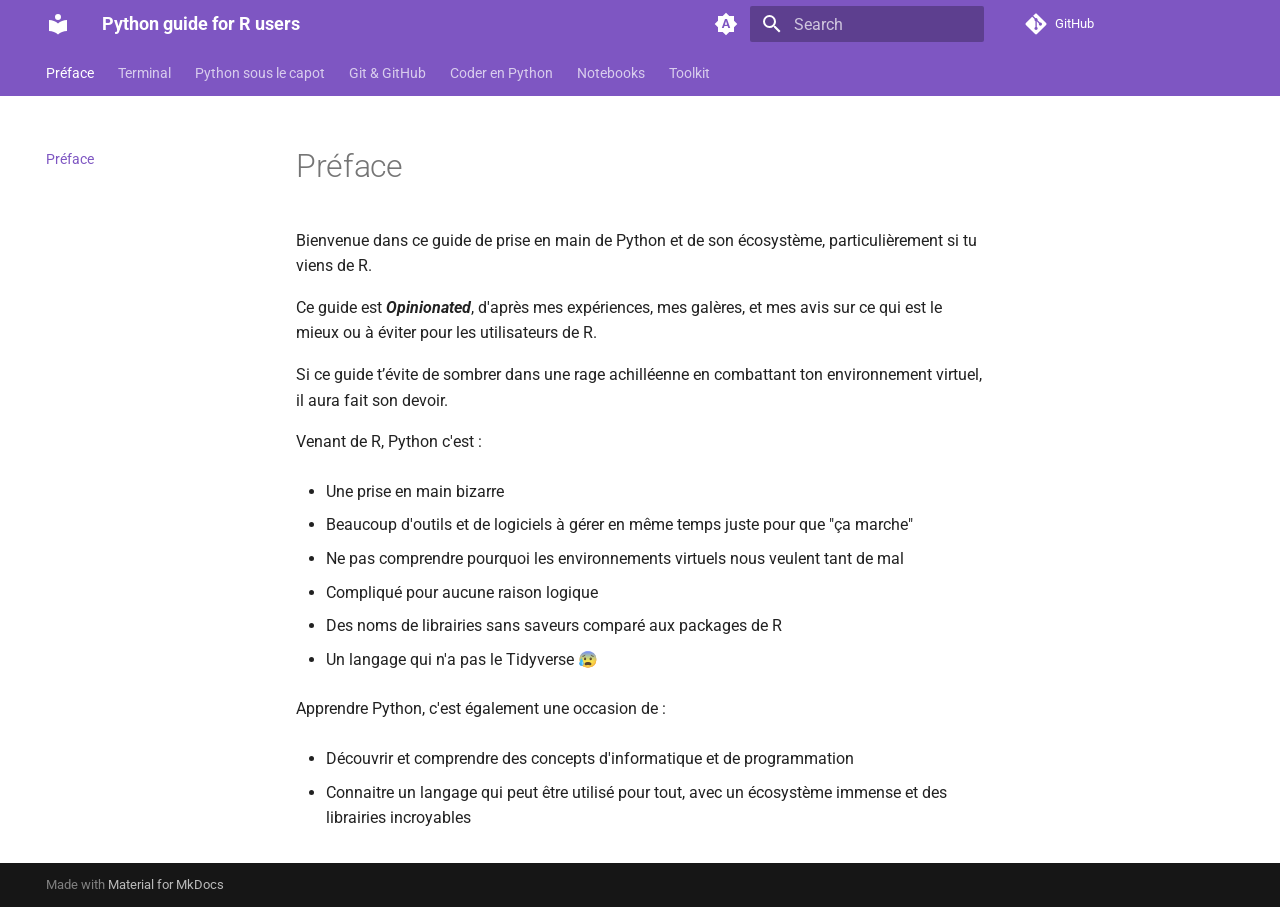
<file: index.html>
<!doctype html>
<html lang="en" class="no-js">
  <head>
    
      <meta charset="utf-8">
      <meta name="viewport" content="width=device-width,initial-scale=1">
      
      
      
        <link rel="canonical" href="https://CalHenry.github.io/Python-guide-for-R-users/">
      
      
      
        <link rel="next" href="terminal/">
      
      
        
      
      
      <link rel="icon" href="assets/images/favicon.png">
      <meta name="generator" content="mkdocs-1.6.1, mkdocs-material-9.7.6">
    
    
      
        <title>Python guide for R users</title>
      
    
    
      <link rel="stylesheet" href="assets/stylesheets/main.484c7ddc.min.css">
      
        
        <link rel="stylesheet" href="assets/stylesheets/palette.ab4e12ef.min.css">
      
      


    
    
      
    
    
      
        
        
        <link rel="preconnect" href="https://fonts.gstatic.com" crossorigin>
        <link rel="stylesheet" href="https://fonts.googleapis.com/css?family=Roboto:300,300i,400,400i,700,700i%7CRoboto+Mono:400,400i,700,700i&display=fallback">
        <style>:root{--md-text-font:"Roboto";--md-code-font:"Roboto Mono"}</style>
      
    
    
      <link rel="stylesheet" href="css/extra.css">
    
    <script>__md_scope=new URL(".",location),__md_hash=e=>[...e].reduce(((e,_)=>(e<<5)-e+_.charCodeAt(0)),0),__md_get=(e,_=localStorage,t=__md_scope)=>JSON.parse(_.getItem(t.pathname+"."+e)),__md_set=(e,_,t=localStorage,a=__md_scope)=>{try{t.setItem(a.pathname+"."+e,JSON.stringify(_))}catch(e){}}</script>
    
      

    
    
  </head>
  
  
    
    
      
    
    
    
    
    <body dir="ltr" data-md-color-scheme="default" data-md-color-primary="indigo" data-md-color-accent="indigo">
  
    
    <input class="md-toggle" data-md-toggle="drawer" type="checkbox" id="__drawer" autocomplete="off">
    <input class="md-toggle" data-md-toggle="search" type="checkbox" id="__search" autocomplete="off">
    <label class="md-overlay" for="__drawer"></label>
    <div data-md-component="skip">
      
        
        <a href="#preface" class="md-skip">
          Skip to content
        </a>
      
    </div>
    <div data-md-component="announce">
      
    </div>
    
    
      

<header class="md-header" data-md-component="header">
  <nav class="md-header__inner md-grid" aria-label="Header">
    <a href="." title="Python guide for R users" class="md-header__button md-logo" aria-label="Python guide for R users" data-md-component="logo">
      
  
  <svg xmlns="http://www.w3.org/2000/svg" viewBox="0 0 24 24"><path d="M12 8a3 3 0 0 0 3-3 3 3 0 0 0-3-3 3 3 0 0 0-3 3 3 3 0 0 0 3 3m0 3.54C9.64 9.35 6.5 8 3 8v11c3.5 0 6.64 1.35 9 3.54 2.36-2.19 5.5-3.54 9-3.54V8c-3.5 0-6.64 1.35-9 3.54"/></svg>

    </a>
    <label class="md-header__button md-icon" for="__drawer">
      
      <svg xmlns="http://www.w3.org/2000/svg" viewBox="0 0 24 24"><path d="M3 6h18v2H3zm0 5h18v2H3zm0 5h18v2H3z"/></svg>
    </label>
    <div class="md-header__title" data-md-component="header-title">
      <div class="md-header__ellipsis">
        <div class="md-header__topic">
          <span class="md-ellipsis">
            Python guide for R users
          </span>
        </div>
        <div class="md-header__topic" data-md-component="header-topic">
          <span class="md-ellipsis">
            
              Préface
            
          </span>
        </div>
      </div>
    </div>
    
      
        <form class="md-header__option" data-md-component="palette">
  
    
    
    
    <input class="md-option" data-md-color-media="(prefers-color-scheme)" data-md-color-scheme="default" data-md-color-primary="indigo" data-md-color-accent="indigo"  aria-label="Switch to light mode"  type="radio" name="__palette" id="__palette_0">
    
      <label class="md-header__button md-icon" title="Switch to light mode" for="__palette_1" hidden>
        <svg xmlns="http://www.w3.org/2000/svg" viewBox="0 0 24 24"><path d="m14.3 16-.7-2h-3.2l-.7 2H7.8L11 7h2l3.2 9zM20 8.69V4h-4.69L12 .69 8.69 4H4v4.69L.69 12 4 15.31V20h4.69L12 23.31 15.31 20H20v-4.69L23.31 12zm-9.15 3.96h2.3L12 9z"/></svg>
      </label>
    
  
    
    
    
    <input class="md-option" data-md-color-media="(prefers-color-scheme: light)" data-md-color-scheme="default" data-md-color-primary="deep-purple" data-md-color-accent="deep-purple"  aria-label="Switch to dark mode"  type="radio" name="__palette" id="__palette_1">
    
      <label class="md-header__button md-icon" title="Switch to dark mode" for="__palette_2" hidden>
        <svg xmlns="http://www.w3.org/2000/svg" viewBox="0 0 24 24"><path d="M12 8a4 4 0 0 0-4 4 4 4 0 0 0 4 4 4 4 0 0 0 4-4 4 4 0 0 0-4-4m0 10a6 6 0 0 1-6-6 6 6 0 0 1 6-6 6 6 0 0 1 6 6 6 6 0 0 1-6 6m8-9.31V4h-4.69L12 .69 8.69 4H4v4.69L.69 12 4 15.31V20h4.69L12 23.31 15.31 20H20v-4.69L23.31 12z"/></svg>
      </label>
    
  
    
    
    
    <input class="md-option" data-md-color-media="(prefers-color-scheme: dark)" data-md-color-scheme="slate" data-md-color-primary="deep-purple" data-md-color-accent="deep-purple"  aria-label="Switch to light mode"  type="radio" name="__palette" id="__palette_2">
    
      <label class="md-header__button md-icon" title="Switch to light mode" for="__palette_0" hidden>
        <svg xmlns="http://www.w3.org/2000/svg" viewBox="0 0 24 24"><path d="M12 18c-.89 0-1.74-.2-2.5-.55C11.56 16.5 13 14.42 13 12s-1.44-4.5-3.5-5.45C10.26 6.2 11.11 6 12 6a6 6 0 0 1 6 6 6 6 0 0 1-6 6m8-9.31V4h-4.69L12 .69 8.69 4H4v4.69L.69 12 4 15.31V20h4.69L12 23.31 15.31 20H20v-4.69L23.31 12z"/></svg>
      </label>
    
  
</form>
      
    
    
      <script>var palette=__md_get("__palette");if(palette&&palette.color){if("(prefers-color-scheme)"===palette.color.media){var media=matchMedia("(prefers-color-scheme: light)"),input=document.querySelector(media.matches?"[data-md-color-media='(prefers-color-scheme: light)']":"[data-md-color-media='(prefers-color-scheme: dark)']");palette.color.media=input.getAttribute("data-md-color-media"),palette.color.scheme=input.getAttribute("data-md-color-scheme"),palette.color.primary=input.getAttribute("data-md-color-primary"),palette.color.accent=input.getAttribute("data-md-color-accent")}for(var[key,value]of Object.entries(palette.color))document.body.setAttribute("data-md-color-"+key,value)}</script>
    
    
    
      
      
        <label class="md-header__button md-icon" for="__search">
          
          <svg xmlns="http://www.w3.org/2000/svg" viewBox="0 0 24 24"><path d="M9.5 3A6.5 6.5 0 0 1 16 9.5c0 1.61-.59 3.09-1.56 4.23l.27.27h.79l5 5-1.5 1.5-5-5v-.79l-.27-.27A6.52 6.52 0 0 1 9.5 16 6.5 6.5 0 0 1 3 9.5 6.5 6.5 0 0 1 9.5 3m0 2C7 5 5 7 5 9.5S7 14 9.5 14 14 12 14 9.5 12 5 9.5 5"/></svg>
        </label>
        <div class="md-search" data-md-component="search" role="dialog">
  <label class="md-search__overlay" for="__search"></label>
  <div class="md-search__inner" role="search">
    <form class="md-search__form" name="search">
      <input type="text" class="md-search__input" name="query" aria-label="Search" placeholder="Search" autocapitalize="off" autocorrect="off" autocomplete="off" spellcheck="false" data-md-component="search-query" required>
      <label class="md-search__icon md-icon" for="__search">
        
        <svg xmlns="http://www.w3.org/2000/svg" viewBox="0 0 24 24"><path d="M9.5 3A6.5 6.5 0 0 1 16 9.5c0 1.61-.59 3.09-1.56 4.23l.27.27h.79l5 5-1.5 1.5-5-5v-.79l-.27-.27A6.52 6.52 0 0 1 9.5 16 6.5 6.5 0 0 1 3 9.5 6.5 6.5 0 0 1 9.5 3m0 2C7 5 5 7 5 9.5S7 14 9.5 14 14 12 14 9.5 12 5 9.5 5"/></svg>
        
        <svg xmlns="http://www.w3.org/2000/svg" viewBox="0 0 24 24"><path d="M20 11v2H8l5.5 5.5-1.42 1.42L4.16 12l7.92-7.92L13.5 5.5 8 11z"/></svg>
      </label>
      <nav class="md-search__options" aria-label="Search">
        
        <button type="reset" class="md-search__icon md-icon" title="Clear" aria-label="Clear" tabindex="-1">
          
          <svg xmlns="http://www.w3.org/2000/svg" viewBox="0 0 24 24"><path d="M19 6.41 17.59 5 12 10.59 6.41 5 5 6.41 10.59 12 5 17.59 6.41 19 12 13.41 17.59 19 19 17.59 13.41 12z"/></svg>
        </button>
      </nav>
      
    </form>
    <div class="md-search__output">
      <div class="md-search__scrollwrap" tabindex="0" data-md-scrollfix>
        <div class="md-search-result" data-md-component="search-result">
          <div class="md-search-result__meta">
            Initializing search
          </div>
          <ol class="md-search-result__list" role="presentation"></ol>
        </div>
      </div>
    </div>
  </div>
</div>
      
    
    
      <div class="md-header__source">
        <a href="https://github.com/CalHenry/Python-guide-for-R-users" title="Go to repository" class="md-source" data-md-component="source">
  <div class="md-source__icon md-icon">
    
    <svg xmlns="http://www.w3.org/2000/svg" viewBox="0 0 448 512"><!--! Font Awesome Free 7.1.0 by @fontawesome - https://fontawesome.com License - https://fontawesome.com/license/free (Icons: CC BY 4.0, Fonts: SIL OFL 1.1, Code: MIT License) Copyright 2025 Fonticons, Inc.--><path d="M439.6 236.1 244 40.5c-5.4-5.5-12.8-8.5-20.4-8.5s-15 3-20.4 8.4L162.5 81l51.5 51.5c27.1-9.1 52.7 16.8 43.4 43.7l49.7 49.7c34.2-11.8 61.2 31 35.5 56.7-26.5 26.5-70.2-2.9-56-37.3L240.3 199v121.9c25.3 12.5 22.3 41.8 9.1 55-6.4 6.4-15.2 10.1-24.3 10.1s-17.8-3.6-24.3-10.1c-17.6-17.6-11.1-46.9 11.2-56v-123c-20.8-8.5-24.6-30.7-18.6-45L142.6 101 8.5 235.1C3 240.6 0 247.9 0 255.5s3 15 8.5 20.4l195.6 195.7c5.4 5.4 12.7 8.4 20.4 8.4s15-3 20.4-8.4l194.7-194.7c5.4-5.4 8.4-12.8 8.4-20.4s-3-15-8.4-20.4"/></svg>
  </div>
  <div class="md-source__repository">
    GitHub
  </div>
</a>
      </div>
    
  </nav>
  
</header>
    
    <div class="md-container" data-md-component="container">
      
      
        
          
            
<nav class="md-tabs" aria-label="Tabs" data-md-component="tabs">
  <div class="md-grid">
    <ul class="md-tabs__list">
      
        
  
  
  
    
  
  
    <li class="md-tabs__item md-tabs__item--active">
      <a href="." class="md-tabs__link">
        
  
  
    
  
  Préface

      </a>
    </li>
  

      
        
  
  
  
  
    <li class="md-tabs__item">
      <a href="terminal/" class="md-tabs__link">
        
  
  
    
  
  Terminal

      </a>
    </li>
  

      
        
  
  
  
  
    <li class="md-tabs__item">
      <a href="python/" class="md-tabs__link">
        
  
  
    
  
  Python sous le capot

      </a>
    </li>
  

      
        
  
  
  
  
    <li class="md-tabs__item">
      <a href="git/" class="md-tabs__link">
        
  
  
    
  
  Git &amp; GitHub

      </a>
    </li>
  

      
        
  
  
  
  
    <li class="md-tabs__item">
      <a href="coder_python/" class="md-tabs__link">
        
  
  
    
  
  Coder en Python

      </a>
    </li>
  

      
        
  
  
  
  
    <li class="md-tabs__item">
      <a href="notebooks/" class="md-tabs__link">
        
  
  
    
  
  Notebooks

      </a>
    </li>
  

      
        
  
  
  
  
    <li class="md-tabs__item">
      <a href="toolkit/" class="md-tabs__link">
        
  
  
    
  
  Toolkit

      </a>
    </li>
  

      
    </ul>
  </div>
</nav>
          
        
      
      <main class="md-main" data-md-component="main">
        <div class="md-main__inner md-grid">
          
            
              
              <div class="md-sidebar md-sidebar--primary" data-md-component="sidebar" data-md-type="navigation" >
                <div class="md-sidebar__scrollwrap">
                  <div class="md-sidebar__inner">
                    


  


<nav class="md-nav md-nav--primary md-nav--lifted" aria-label="Navigation" data-md-level="0">
  <label class="md-nav__title" for="__drawer">
    <a href="." title="Python guide for R users" class="md-nav__button md-logo" aria-label="Python guide for R users" data-md-component="logo">
      
  
  <svg xmlns="http://www.w3.org/2000/svg" viewBox="0 0 24 24"><path d="M12 8a3 3 0 0 0 3-3 3 3 0 0 0-3-3 3 3 0 0 0-3 3 3 3 0 0 0 3 3m0 3.54C9.64 9.35 6.5 8 3 8v11c3.5 0 6.64 1.35 9 3.54 2.36-2.19 5.5-3.54 9-3.54V8c-3.5 0-6.64 1.35-9 3.54"/></svg>

    </a>
    Python guide for R users
  </label>
  
    <div class="md-nav__source">
      <a href="https://github.com/CalHenry/Python-guide-for-R-users" title="Go to repository" class="md-source" data-md-component="source">
  <div class="md-source__icon md-icon">
    
    <svg xmlns="http://www.w3.org/2000/svg" viewBox="0 0 448 512"><!--! Font Awesome Free 7.1.0 by @fontawesome - https://fontawesome.com License - https://fontawesome.com/license/free (Icons: CC BY 4.0, Fonts: SIL OFL 1.1, Code: MIT License) Copyright 2025 Fonticons, Inc.--><path d="M439.6 236.1 244 40.5c-5.4-5.5-12.8-8.5-20.4-8.5s-15 3-20.4 8.4L162.5 81l51.5 51.5c27.1-9.1 52.7 16.8 43.4 43.7l49.7 49.7c34.2-11.8 61.2 31 35.5 56.7-26.5 26.5-70.2-2.9-56-37.3L240.3 199v121.9c25.3 12.5 22.3 41.8 9.1 55-6.4 6.4-15.2 10.1-24.3 10.1s-17.8-3.6-24.3-10.1c-17.6-17.6-11.1-46.9 11.2-56v-123c-20.8-8.5-24.6-30.7-18.6-45L142.6 101 8.5 235.1C3 240.6 0 247.9 0 255.5s3 15 8.5 20.4l195.6 195.7c5.4 5.4 12.7 8.4 20.4 8.4s15-3 20.4-8.4l194.7-194.7c5.4-5.4 8.4-12.8 8.4-20.4s-3-15-8.4-20.4"/></svg>
  </div>
  <div class="md-source__repository">
    GitHub
  </div>
</a>
    </div>
  
  <ul class="md-nav__list" data-md-scrollfix>
    
      
      
  
  
    
  
  
  
    <li class="md-nav__item md-nav__item--active">
      
      <input class="md-nav__toggle md-toggle" type="checkbox" id="__toc">
      
      
        
      
      
      <a href="." class="md-nav__link md-nav__link--active">
        
  
  
  <span class="md-ellipsis">
    
  
    Préface
  

    
  </span>
  
  

      </a>
      
    </li>
  

    
      
      
  
  
  
  
    <li class="md-nav__item">
      <a href="terminal/" class="md-nav__link">
        
  
  
  <span class="md-ellipsis">
    
  
    Terminal
  

    
  </span>
  
  

      </a>
    </li>
  

    
      
      
  
  
  
  
    <li class="md-nav__item">
      <a href="python/" class="md-nav__link">
        
  
  
  <span class="md-ellipsis">
    
  
    Python sous le capot
  

    
  </span>
  
  

      </a>
    </li>
  

    
      
      
  
  
  
  
    <li class="md-nav__item">
      <a href="git/" class="md-nav__link">
        
  
  
  <span class="md-ellipsis">
    
  
    Git &amp; GitHub
  

    
  </span>
  
  

      </a>
    </li>
  

    
      
      
  
  
  
  
    <li class="md-nav__item">
      <a href="coder_python/" class="md-nav__link">
        
  
  
  <span class="md-ellipsis">
    
  
    Coder en Python
  

    
  </span>
  
  

      </a>
    </li>
  

    
      
      
  
  
  
  
    <li class="md-nav__item">
      <a href="notebooks/" class="md-nav__link">
        
  
  
  <span class="md-ellipsis">
    
  
    Notebooks
  

    
  </span>
  
  

      </a>
    </li>
  

    
      
      
  
  
  
  
    <li class="md-nav__item">
      <a href="toolkit/" class="md-nav__link">
        
  
  
  <span class="md-ellipsis">
    
  
    Toolkit
  

    
  </span>
  
  

      </a>
    </li>
  

    
  </ul>
</nav>
                  </div>
                </div>
              </div>
            
            
              
              <div class="md-sidebar md-sidebar--secondary" data-md-component="sidebar" data-md-type="toc" >
                <div class="md-sidebar__scrollwrap">
                  <div class="md-sidebar__inner">
                    

<nav class="md-nav md-nav--secondary" aria-label="Table of contents">
  
  
  
    
  
  
</nav>
                  </div>
                </div>
              </div>
            
          
          
            <div class="md-content" data-md-component="content">
              
              <article class="md-content__inner md-typeset">
                
                  


  
  


<h1 id="preface">Préface</h1>
<p>Bienvenue dans ce guide de prise en main de Python et de son écosystème, particulièrement si tu viens de R.</p>
<p>Ce guide est <strong><em>Opinionated</em></strong>, d'après mes expériences, mes galères, et mes avis sur ce qui est le mieux ou à éviter pour les utilisateurs de R.</p>
<p>Si ce guide t’évite de sombrer dans une rage achilléenne en combattant ton environnement virtuel, il aura fait son devoir.</p>
<p>Venant de R, Python c'est :</p>
<ul>
<li>
<p>Une prise en main bizarre</p>
</li>
<li>
<p>Beaucoup d'outils et de logiciels à gérer en même temps juste pour que "ça marche"</p>
</li>
<li>
<p>Ne pas comprendre pourquoi les environnements virtuels nous veulent tant de mal</p>
</li>
<li>
<p>Compliqué pour aucune raison logique</p>
</li>
<li>
<p>Des noms de librairies sans saveurs comparé aux packages de R</p>
</li>
<li>
<p>Un langage qui n'a pas le Tidyverse 😰</p>
</li>
</ul>
<p>Apprendre Python, c'est également une occasion de :</p>
<ul>
<li>
<p>Découvrir et comprendre des concepts d'informatique et de programmation</p>
</li>
<li>
<p>Connaitre un langage qui peut être utilisé pour tout, avec un écosystème immense et des librairies incroyables</p>
</li>
</ul>












                
              </article>
            </div>
          
          
<script>var target=document.getElementById(location.hash.slice(1));target&&target.name&&(target.checked=target.name.startsWith("__tabbed_"))</script>
        </div>
        
          <button type="button" class="md-top md-icon" data-md-component="top" hidden>
  
  <svg xmlns="http://www.w3.org/2000/svg" viewBox="0 0 24 24"><path d="M13 20h-2V8l-5.5 5.5-1.42-1.42L12 4.16l7.92 7.92-1.42 1.42L13 8z"/></svg>
  Back to top
</button>
        
      </main>
      
        <footer class="md-footer">
  
  <div class="md-footer-meta md-typeset">
    <div class="md-footer-meta__inner md-grid">
      <div class="md-copyright">
  
  
    Made with
    <a href="https://squidfunk.github.io/mkdocs-material/" target="_blank" rel="noopener">
      Material for MkDocs
    </a>
  
</div>
      
    </div>
  </div>
</footer>
      
    </div>
    <div class="md-dialog" data-md-component="dialog">
      <div class="md-dialog__inner md-typeset"></div>
    </div>
    
    
    
      
      
      <script id="__config" type="application/json">{"annotate": null, "base": ".", "features": ["navigation.tabs", "navigation.top", "content.code.copy"], "search": "assets/javascripts/workers/search.2c215733.min.js", "tags": null, "translations": {"clipboard.copied": "Copied to clipboard", "clipboard.copy": "Copy to clipboard", "search.result.more.one": "1 more on this page", "search.result.more.other": "# more on this page", "search.result.none": "No matching documents", "search.result.one": "1 matching document", "search.result.other": "# matching documents", "search.result.placeholder": "Type to start searching", "search.result.term.missing": "Missing", "select.version": "Select version"}, "version": null}</script>
    
    
      <script src="assets/javascripts/bundle.79ae519e.min.js"></script>
      
    
  </body>
</html>
</file>
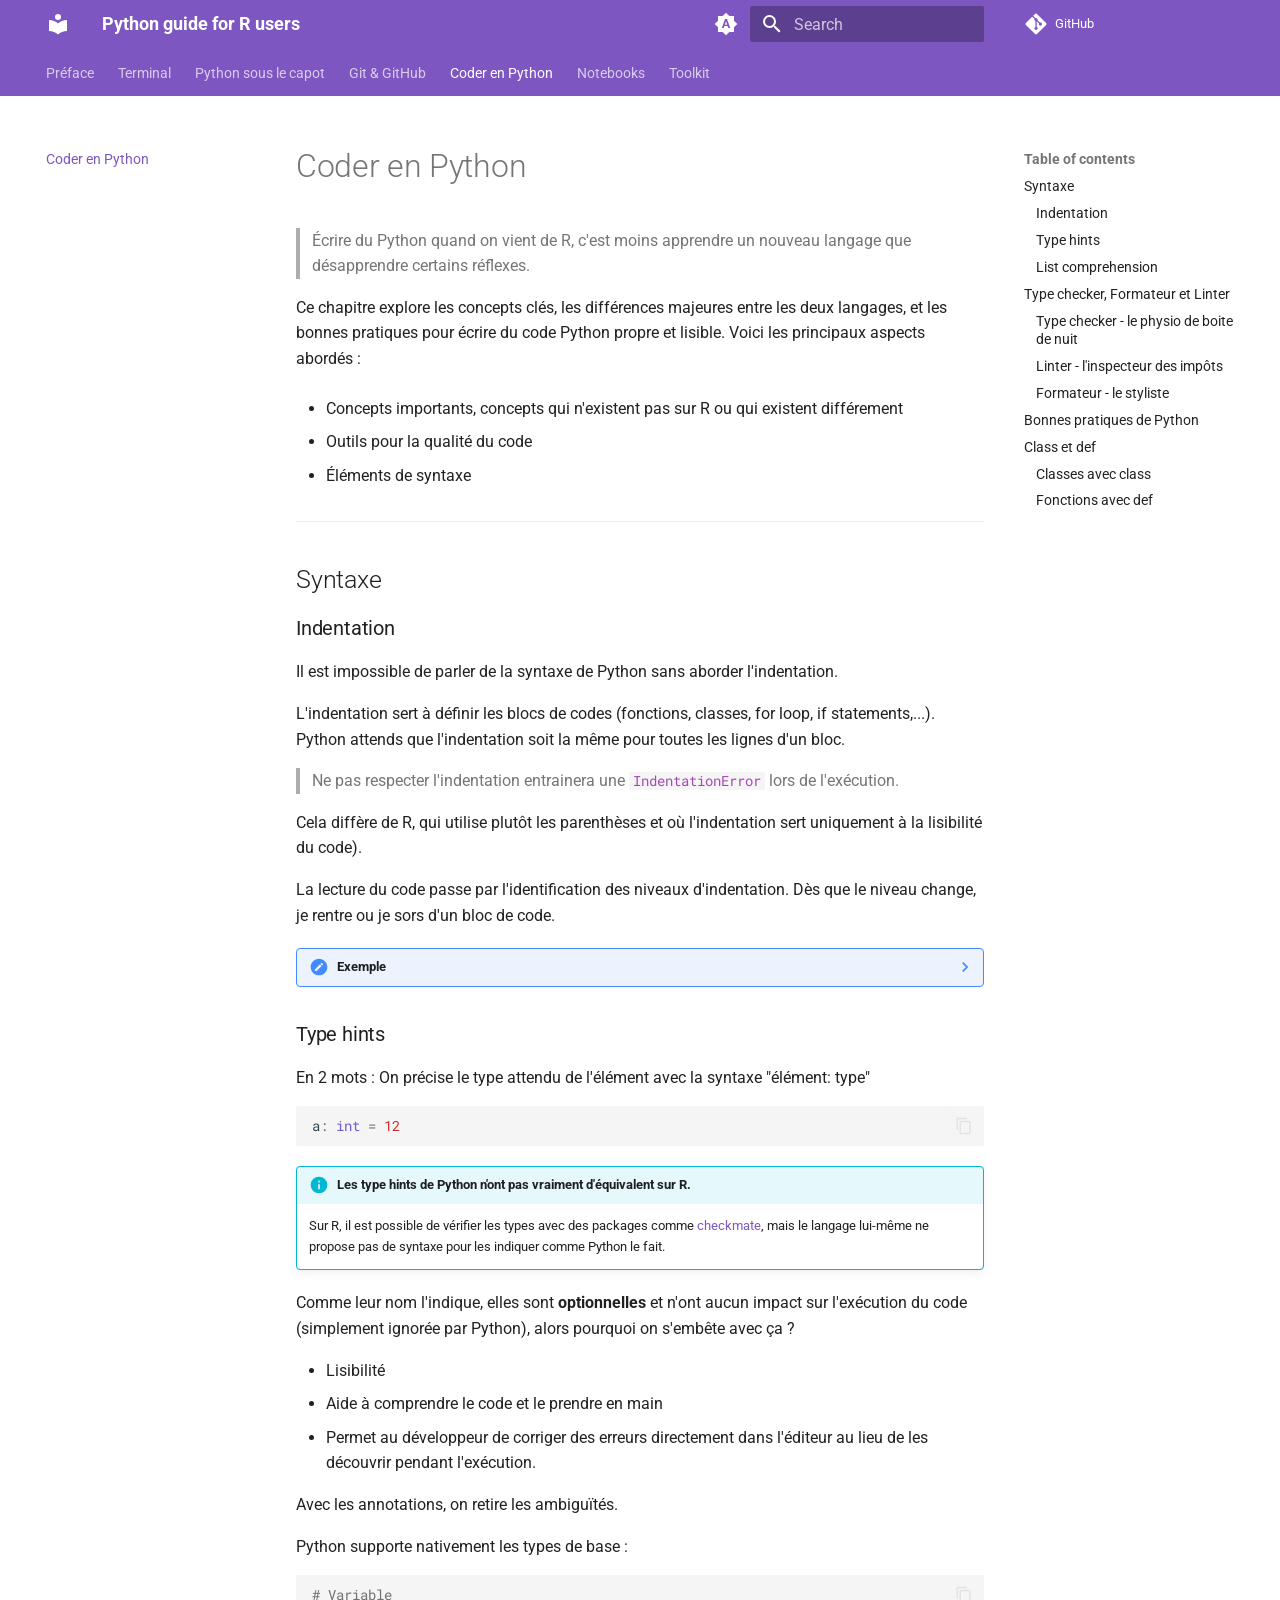
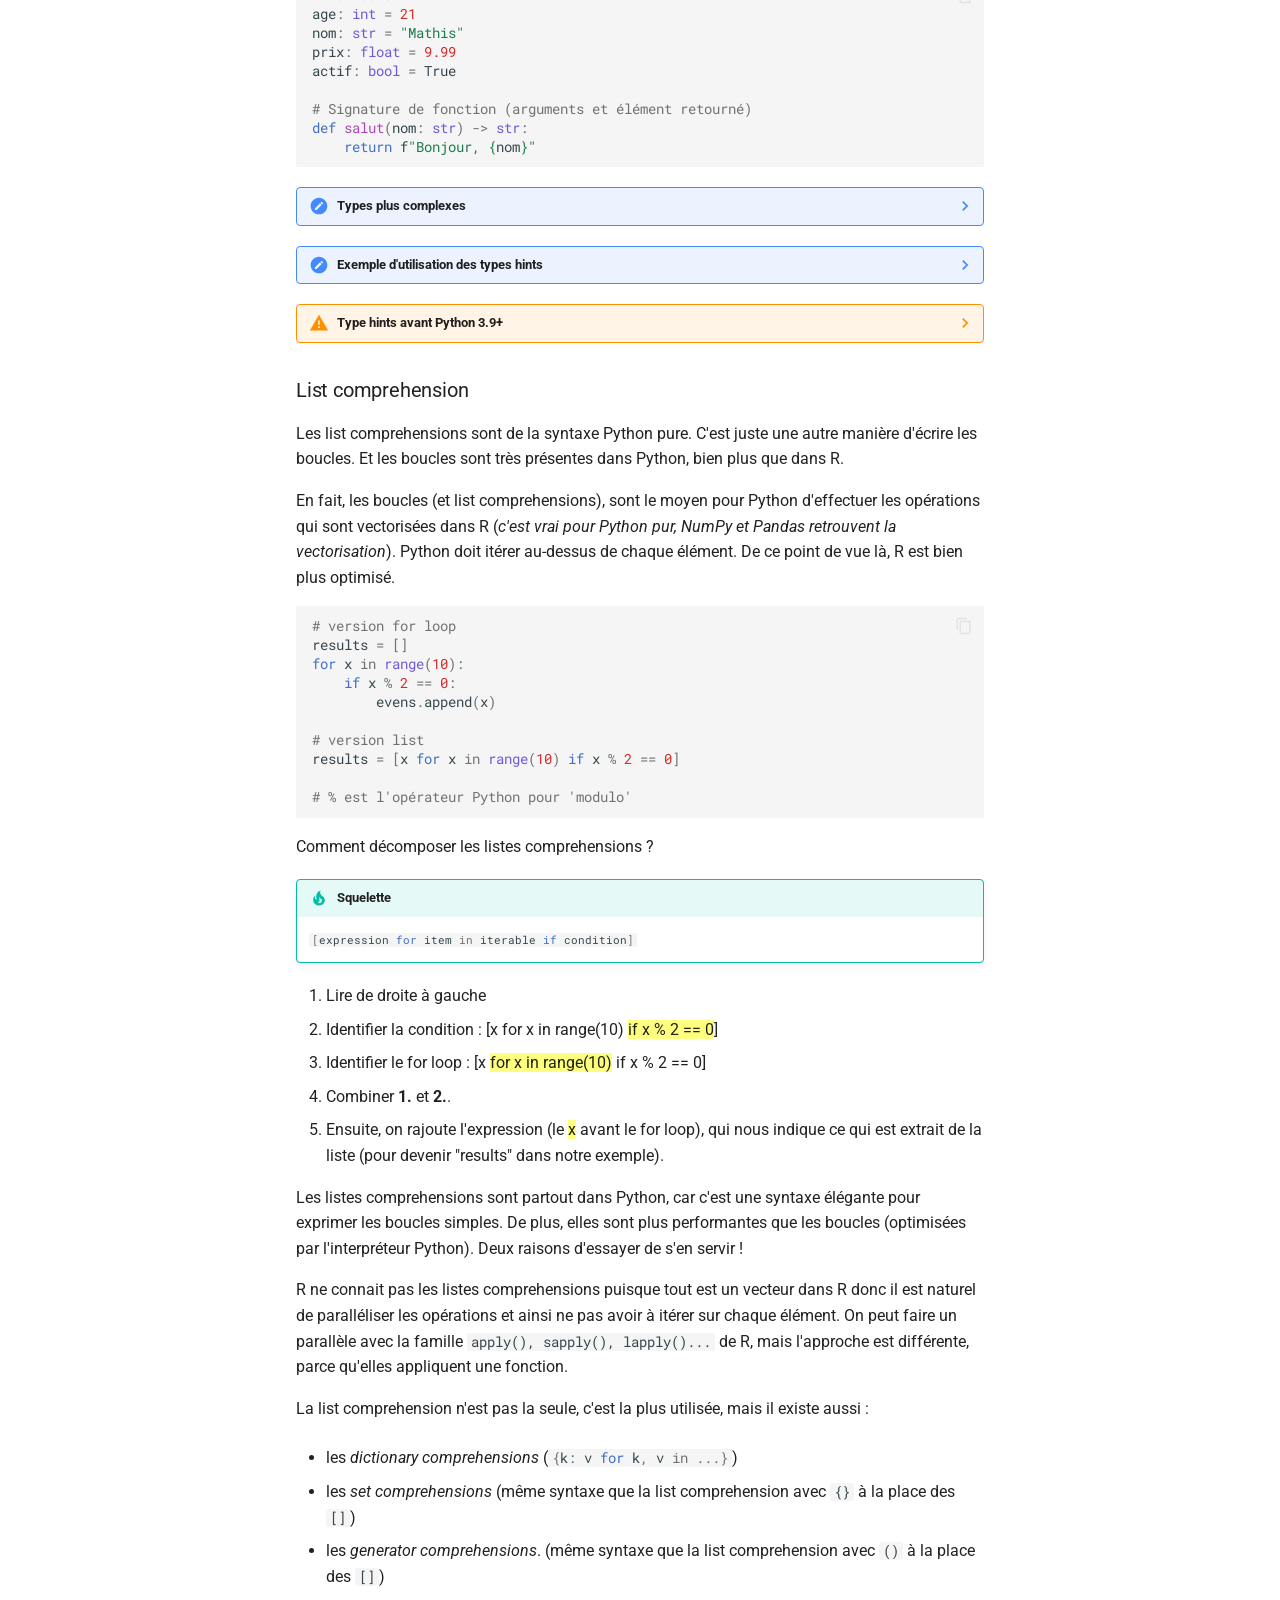
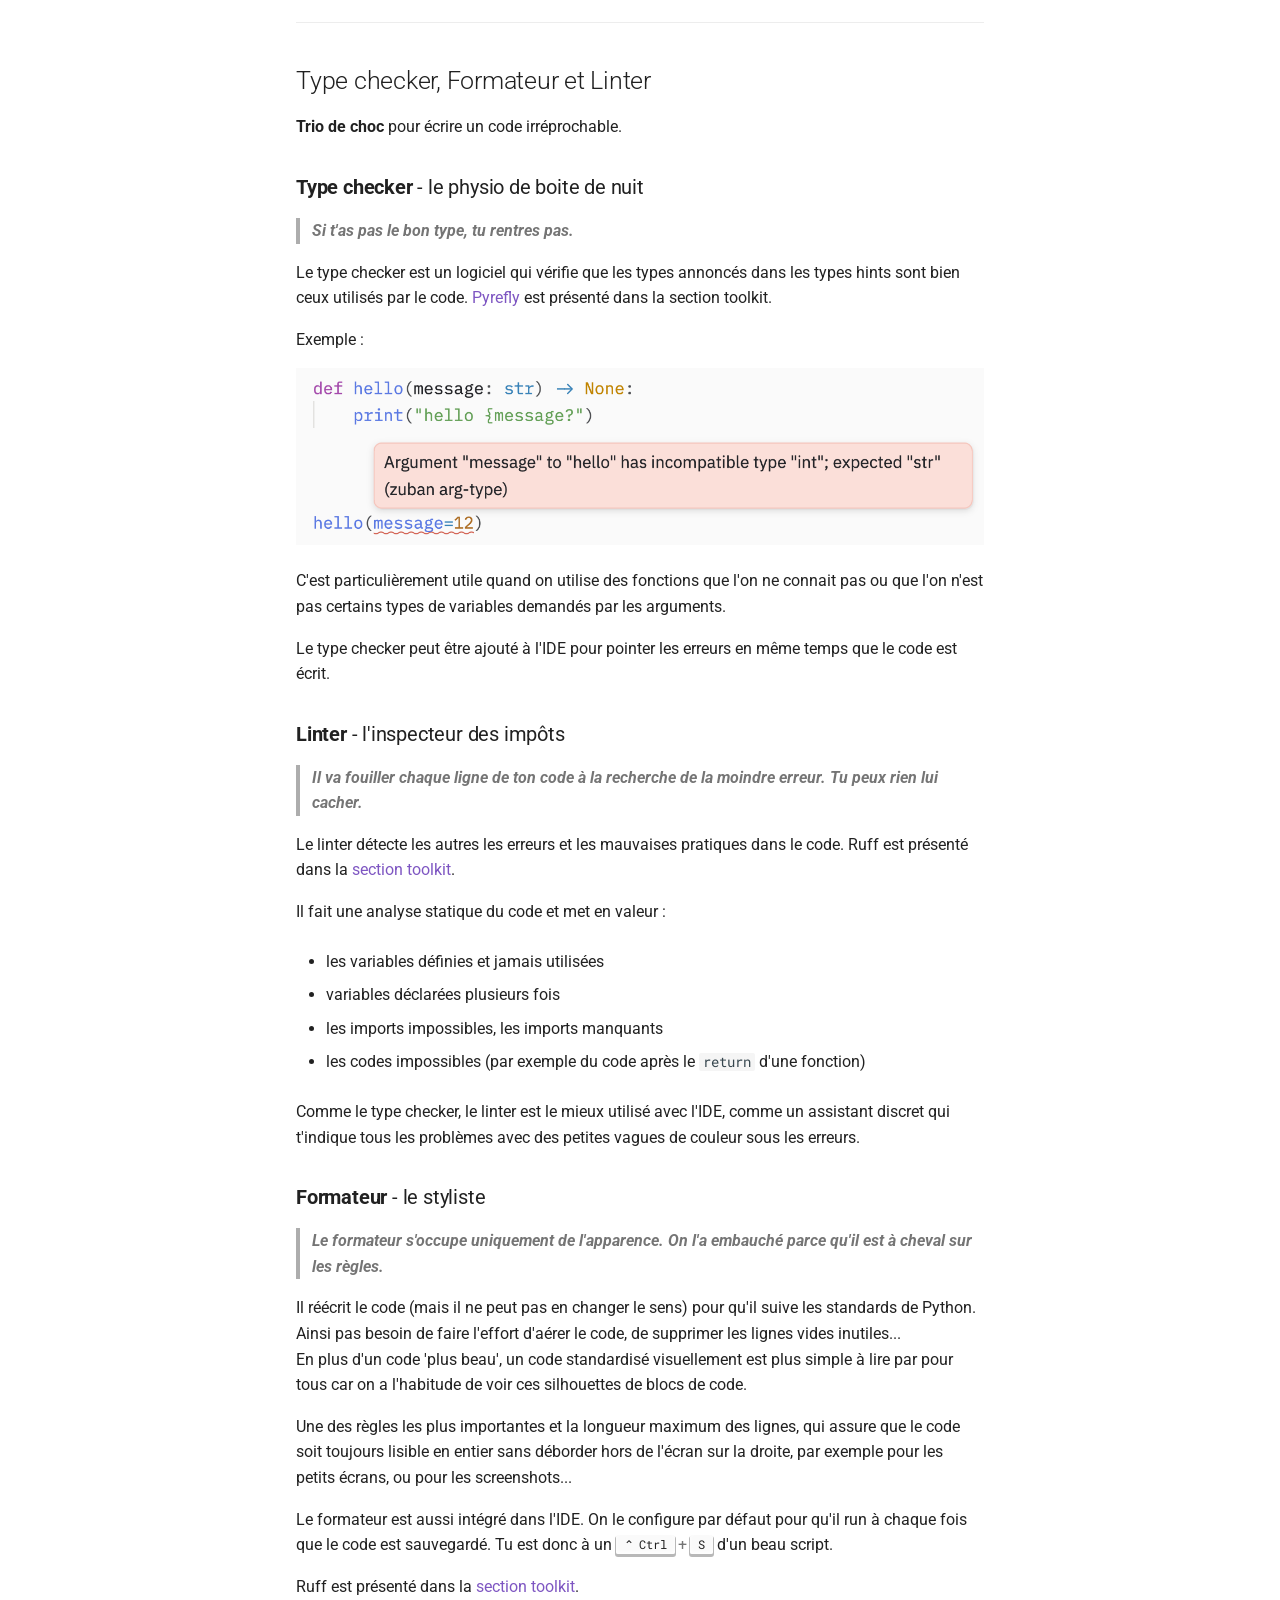
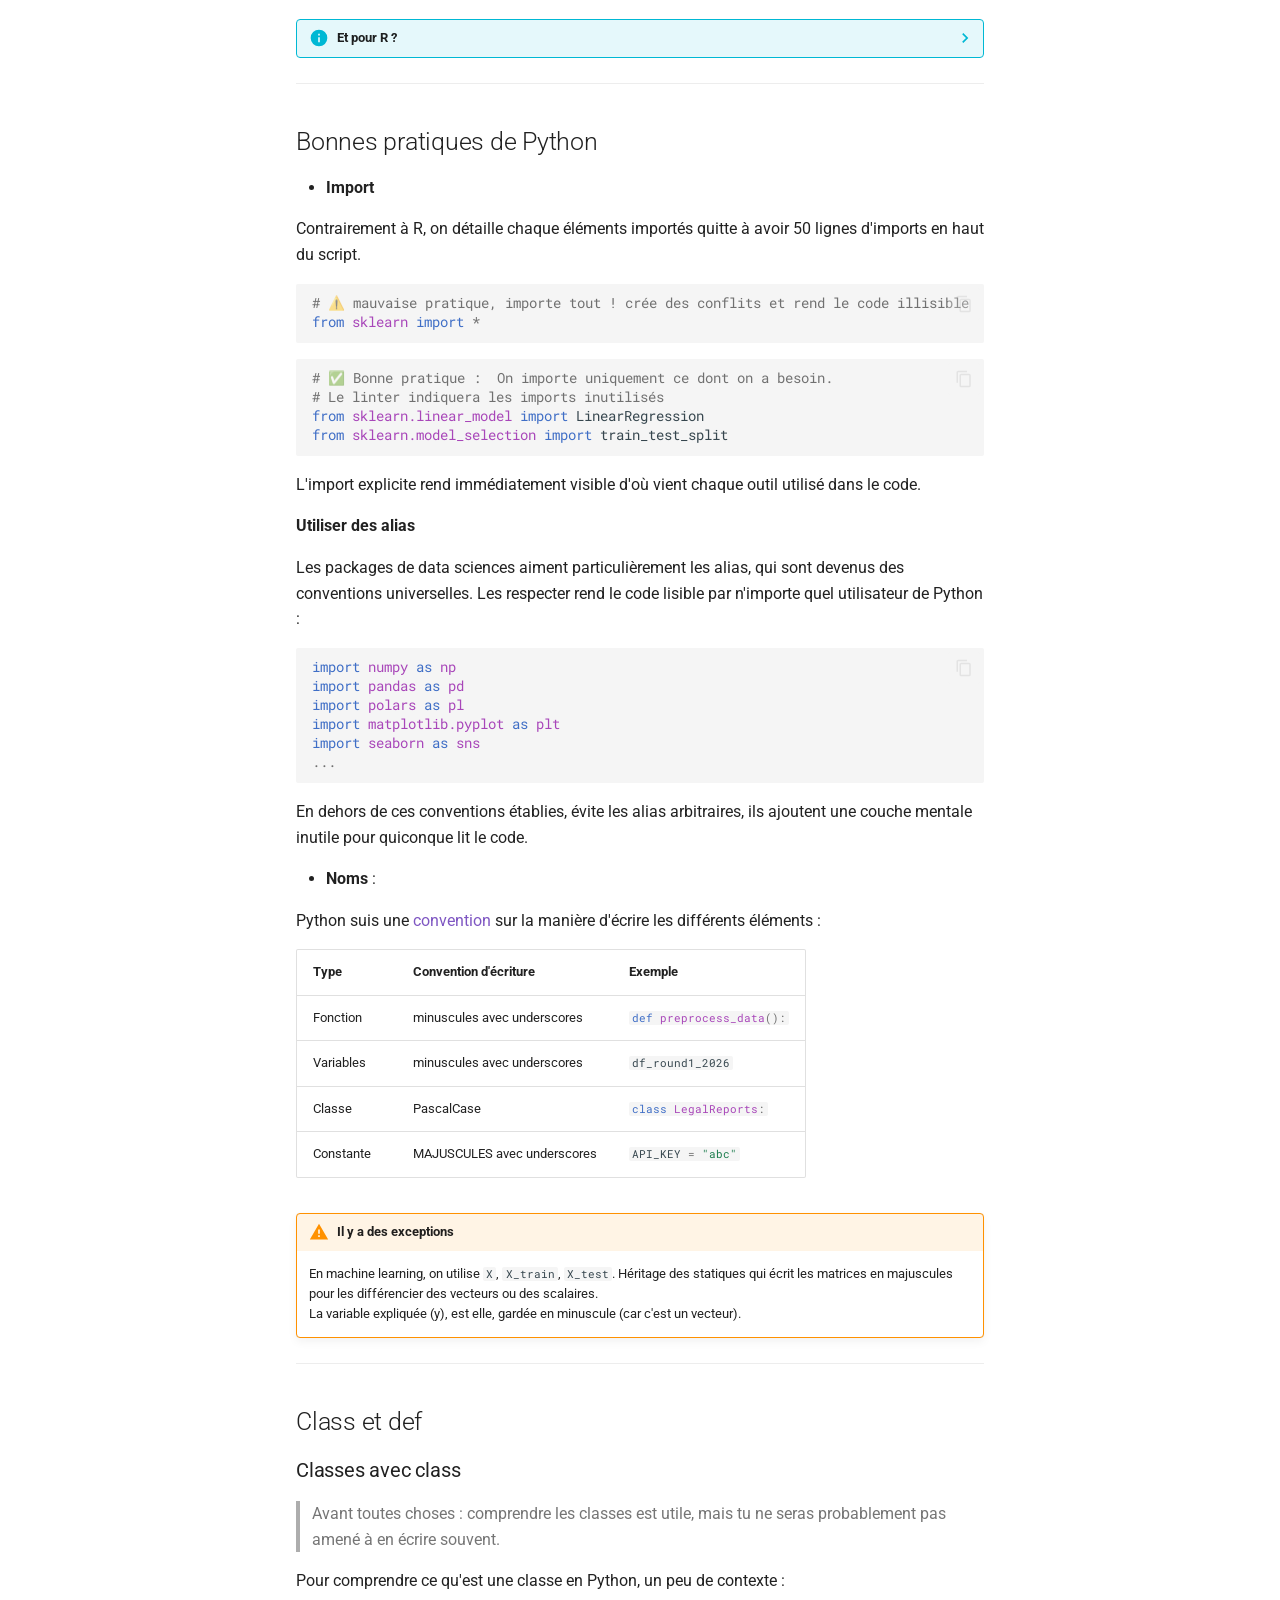
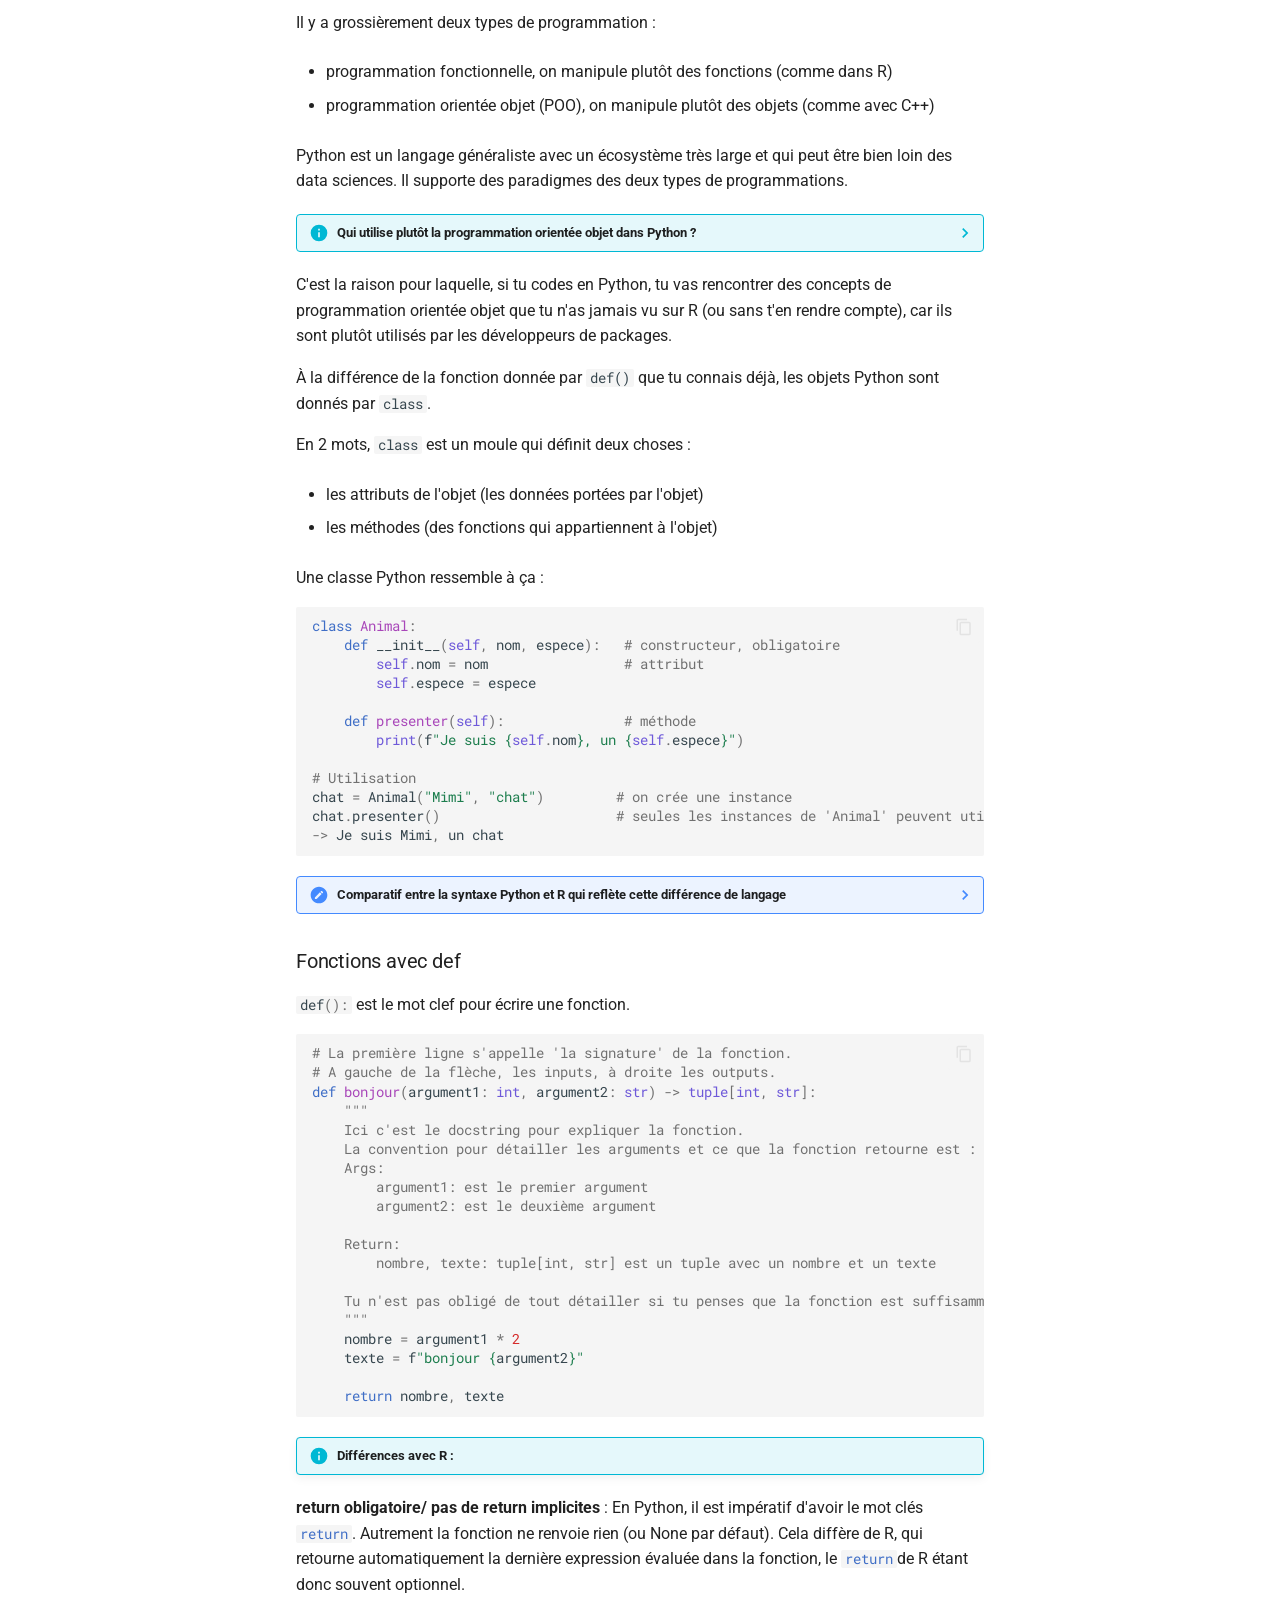
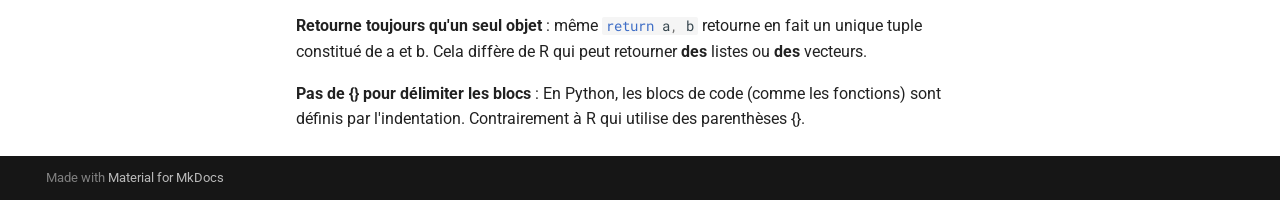
<file: coder_python/index.html>
<!doctype html>
<html lang="en" class="no-js">
  <head>
    
      <meta charset="utf-8">
      <meta name="viewport" content="width=device-width,initial-scale=1">
      
      
      
        <link rel="canonical" href="https://CalHenry.github.io/Python-guide-for-R-users/coder_python/">
      
      
        <link rel="prev" href="../git/">
      
      
        <link rel="next" href="../notebooks/">
      
      
        
      
      
      <link rel="icon" href="../assets/images/favicon.png">
      <meta name="generator" content="mkdocs-1.6.1, mkdocs-material-9.7.6">
    
    
      
        <title>Coder en Python - Python guide for R users</title>
      
    
    
      <link rel="stylesheet" href="../assets/stylesheets/main.484c7ddc.min.css">
      
        
        <link rel="stylesheet" href="../assets/stylesheets/palette.ab4e12ef.min.css">
      
      


    
    
      
    
    
      
        
        
        <link rel="preconnect" href="https://fonts.gstatic.com" crossorigin>
        <link rel="stylesheet" href="https://fonts.googleapis.com/css?family=Roboto:300,300i,400,400i,700,700i%7CRoboto+Mono:400,400i,700,700i&display=fallback">
        <style>:root{--md-text-font:"Roboto";--md-code-font:"Roboto Mono"}</style>
      
    
    
      <link rel="stylesheet" href="../css/extra.css">
    
    <script>__md_scope=new URL("..",location),__md_hash=e=>[...e].reduce(((e,_)=>(e<<5)-e+_.charCodeAt(0)),0),__md_get=(e,_=localStorage,t=__md_scope)=>JSON.parse(_.getItem(t.pathname+"."+e)),__md_set=(e,_,t=localStorage,a=__md_scope)=>{try{t.setItem(a.pathname+"."+e,JSON.stringify(_))}catch(e){}}</script>
    
      

    
    
  </head>
  
  
    
    
      
    
    
    
    
    <body dir="ltr" data-md-color-scheme="default" data-md-color-primary="indigo" data-md-color-accent="indigo">
  
    
    <input class="md-toggle" data-md-toggle="drawer" type="checkbox" id="__drawer" autocomplete="off">
    <input class="md-toggle" data-md-toggle="search" type="checkbox" id="__search" autocomplete="off">
    <label class="md-overlay" for="__drawer"></label>
    <div data-md-component="skip">
      
        
        <a href="#coder-en-python" class="md-skip">
          Skip to content
        </a>
      
    </div>
    <div data-md-component="announce">
      
    </div>
    
    
      

<header class="md-header" data-md-component="header">
  <nav class="md-header__inner md-grid" aria-label="Header">
    <a href=".." title="Python guide for R users" class="md-header__button md-logo" aria-label="Python guide for R users" data-md-component="logo">
      
  
  <svg xmlns="http://www.w3.org/2000/svg" viewBox="0 0 24 24"><path d="M12 8a3 3 0 0 0 3-3 3 3 0 0 0-3-3 3 3 0 0 0-3 3 3 3 0 0 0 3 3m0 3.54C9.64 9.35 6.5 8 3 8v11c3.5 0 6.64 1.35 9 3.54 2.36-2.19 5.5-3.54 9-3.54V8c-3.5 0-6.64 1.35-9 3.54"/></svg>

    </a>
    <label class="md-header__button md-icon" for="__drawer">
      
      <svg xmlns="http://www.w3.org/2000/svg" viewBox="0 0 24 24"><path d="M3 6h18v2H3zm0 5h18v2H3zm0 5h18v2H3z"/></svg>
    </label>
    <div class="md-header__title" data-md-component="header-title">
      <div class="md-header__ellipsis">
        <div class="md-header__topic">
          <span class="md-ellipsis">
            Python guide for R users
          </span>
        </div>
        <div class="md-header__topic" data-md-component="header-topic">
          <span class="md-ellipsis">
            
              Coder en Python
            
          </span>
        </div>
      </div>
    </div>
    
      
        <form class="md-header__option" data-md-component="palette">
  
    
    
    
    <input class="md-option" data-md-color-media="(prefers-color-scheme)" data-md-color-scheme="default" data-md-color-primary="indigo" data-md-color-accent="indigo"  aria-label="Switch to light mode"  type="radio" name="__palette" id="__palette_0">
    
      <label class="md-header__button md-icon" title="Switch to light mode" for="__palette_1" hidden>
        <svg xmlns="http://www.w3.org/2000/svg" viewBox="0 0 24 24"><path d="m14.3 16-.7-2h-3.2l-.7 2H7.8L11 7h2l3.2 9zM20 8.69V4h-4.69L12 .69 8.69 4H4v4.69L.69 12 4 15.31V20h4.69L12 23.31 15.31 20H20v-4.69L23.31 12zm-9.15 3.96h2.3L12 9z"/></svg>
      </label>
    
  
    
    
    
    <input class="md-option" data-md-color-media="(prefers-color-scheme: light)" data-md-color-scheme="default" data-md-color-primary="deep-purple" data-md-color-accent="deep-purple"  aria-label="Switch to dark mode"  type="radio" name="__palette" id="__palette_1">
    
      <label class="md-header__button md-icon" title="Switch to dark mode" for="__palette_2" hidden>
        <svg xmlns="http://www.w3.org/2000/svg" viewBox="0 0 24 24"><path d="M12 8a4 4 0 0 0-4 4 4 4 0 0 0 4 4 4 4 0 0 0 4-4 4 4 0 0 0-4-4m0 10a6 6 0 0 1-6-6 6 6 0 0 1 6-6 6 6 0 0 1 6 6 6 6 0 0 1-6 6m8-9.31V4h-4.69L12 .69 8.69 4H4v4.69L.69 12 4 15.31V20h4.69L12 23.31 15.31 20H20v-4.69L23.31 12z"/></svg>
      </label>
    
  
    
    
    
    <input class="md-option" data-md-color-media="(prefers-color-scheme: dark)" data-md-color-scheme="slate" data-md-color-primary="deep-purple" data-md-color-accent="deep-purple"  aria-label="Switch to light mode"  type="radio" name="__palette" id="__palette_2">
    
      <label class="md-header__button md-icon" title="Switch to light mode" for="__palette_0" hidden>
        <svg xmlns="http://www.w3.org/2000/svg" viewBox="0 0 24 24"><path d="M12 18c-.89 0-1.74-.2-2.5-.55C11.56 16.5 13 14.42 13 12s-1.44-4.5-3.5-5.45C10.26 6.2 11.11 6 12 6a6 6 0 0 1 6 6 6 6 0 0 1-6 6m8-9.31V4h-4.69L12 .69 8.69 4H4v4.69L.69 12 4 15.31V20h4.69L12 23.31 15.31 20H20v-4.69L23.31 12z"/></svg>
      </label>
    
  
</form>
      
    
    
      <script>var palette=__md_get("__palette");if(palette&&palette.color){if("(prefers-color-scheme)"===palette.color.media){var media=matchMedia("(prefers-color-scheme: light)"),input=document.querySelector(media.matches?"[data-md-color-media='(prefers-color-scheme: light)']":"[data-md-color-media='(prefers-color-scheme: dark)']");palette.color.media=input.getAttribute("data-md-color-media"),palette.color.scheme=input.getAttribute("data-md-color-scheme"),palette.color.primary=input.getAttribute("data-md-color-primary"),palette.color.accent=input.getAttribute("data-md-color-accent")}for(var[key,value]of Object.entries(palette.color))document.body.setAttribute("data-md-color-"+key,value)}</script>
    
    
    
      
      
        <label class="md-header__button md-icon" for="__search">
          
          <svg xmlns="http://www.w3.org/2000/svg" viewBox="0 0 24 24"><path d="M9.5 3A6.5 6.5 0 0 1 16 9.5c0 1.61-.59 3.09-1.56 4.23l.27.27h.79l5 5-1.5 1.5-5-5v-.79l-.27-.27A6.52 6.52 0 0 1 9.5 16 6.5 6.5 0 0 1 3 9.5 6.5 6.5 0 0 1 9.5 3m0 2C7 5 5 7 5 9.5S7 14 9.5 14 14 12 14 9.5 12 5 9.5 5"/></svg>
        </label>
        <div class="md-search" data-md-component="search" role="dialog">
  <label class="md-search__overlay" for="__search"></label>
  <div class="md-search__inner" role="search">
    <form class="md-search__form" name="search">
      <input type="text" class="md-search__input" name="query" aria-label="Search" placeholder="Search" autocapitalize="off" autocorrect="off" autocomplete="off" spellcheck="false" data-md-component="search-query" required>
      <label class="md-search__icon md-icon" for="__search">
        
        <svg xmlns="http://www.w3.org/2000/svg" viewBox="0 0 24 24"><path d="M9.5 3A6.5 6.5 0 0 1 16 9.5c0 1.61-.59 3.09-1.56 4.23l.27.27h.79l5 5-1.5 1.5-5-5v-.79l-.27-.27A6.52 6.52 0 0 1 9.5 16 6.5 6.5 0 0 1 3 9.5 6.5 6.5 0 0 1 9.5 3m0 2C7 5 5 7 5 9.5S7 14 9.5 14 14 12 14 9.5 12 5 9.5 5"/></svg>
        
        <svg xmlns="http://www.w3.org/2000/svg" viewBox="0 0 24 24"><path d="M20 11v2H8l5.5 5.5-1.42 1.42L4.16 12l7.92-7.92L13.5 5.5 8 11z"/></svg>
      </label>
      <nav class="md-search__options" aria-label="Search">
        
        <button type="reset" class="md-search__icon md-icon" title="Clear" aria-label="Clear" tabindex="-1">
          
          <svg xmlns="http://www.w3.org/2000/svg" viewBox="0 0 24 24"><path d="M19 6.41 17.59 5 12 10.59 6.41 5 5 6.41 10.59 12 5 17.59 6.41 19 12 13.41 17.59 19 19 17.59 13.41 12z"/></svg>
        </button>
      </nav>
      
    </form>
    <div class="md-search__output">
      <div class="md-search__scrollwrap" tabindex="0" data-md-scrollfix>
        <div class="md-search-result" data-md-component="search-result">
          <div class="md-search-result__meta">
            Initializing search
          </div>
          <ol class="md-search-result__list" role="presentation"></ol>
        </div>
      </div>
    </div>
  </div>
</div>
      
    
    
      <div class="md-header__source">
        <a href="https://github.com/CalHenry/Python-guide-for-R-users" title="Go to repository" class="md-source" data-md-component="source">
  <div class="md-source__icon md-icon">
    
    <svg xmlns="http://www.w3.org/2000/svg" viewBox="0 0 448 512"><!--! Font Awesome Free 7.1.0 by @fontawesome - https://fontawesome.com License - https://fontawesome.com/license/free (Icons: CC BY 4.0, Fonts: SIL OFL 1.1, Code: MIT License) Copyright 2025 Fonticons, Inc.--><path d="M439.6 236.1 244 40.5c-5.4-5.5-12.8-8.5-20.4-8.5s-15 3-20.4 8.4L162.5 81l51.5 51.5c27.1-9.1 52.7 16.8 43.4 43.7l49.7 49.7c34.2-11.8 61.2 31 35.5 56.7-26.5 26.5-70.2-2.9-56-37.3L240.3 199v121.9c25.3 12.5 22.3 41.8 9.1 55-6.4 6.4-15.2 10.1-24.3 10.1s-17.8-3.6-24.3-10.1c-17.6-17.6-11.1-46.9 11.2-56v-123c-20.8-8.5-24.6-30.7-18.6-45L142.6 101 8.5 235.1C3 240.6 0 247.9 0 255.5s3 15 8.5 20.4l195.6 195.7c5.4 5.4 12.7 8.4 20.4 8.4s15-3 20.4-8.4l194.7-194.7c5.4-5.4 8.4-12.8 8.4-20.4s-3-15-8.4-20.4"/></svg>
  </div>
  <div class="md-source__repository">
    GitHub
  </div>
</a>
      </div>
    
  </nav>
  
</header>
    
    <div class="md-container" data-md-component="container">
      
      
        
          
            
<nav class="md-tabs" aria-label="Tabs" data-md-component="tabs">
  <div class="md-grid">
    <ul class="md-tabs__list">
      
        
  
  
  
  
    <li class="md-tabs__item">
      <a href=".." class="md-tabs__link">
        
  
  
    
  
  Préface

      </a>
    </li>
  

      
        
  
  
  
  
    <li class="md-tabs__item">
      <a href="../terminal/" class="md-tabs__link">
        
  
  
    
  
  Terminal

      </a>
    </li>
  

      
        
  
  
  
  
    <li class="md-tabs__item">
      <a href="../python/" class="md-tabs__link">
        
  
  
    
  
  Python sous le capot

      </a>
    </li>
  

      
        
  
  
  
  
    <li class="md-tabs__item">
      <a href="../git/" class="md-tabs__link">
        
  
  
    
  
  Git &amp; GitHub

      </a>
    </li>
  

      
        
  
  
  
    
  
  
    <li class="md-tabs__item md-tabs__item--active">
      <a href="./" class="md-tabs__link">
        
  
  
    
  
  Coder en Python

      </a>
    </li>
  

      
        
  
  
  
  
    <li class="md-tabs__item">
      <a href="../notebooks/" class="md-tabs__link">
        
  
  
    
  
  Notebooks

      </a>
    </li>
  

      
        
  
  
  
  
    <li class="md-tabs__item">
      <a href="../toolkit/" class="md-tabs__link">
        
  
  
    
  
  Toolkit

      </a>
    </li>
  

      
    </ul>
  </div>
</nav>
          
        
      
      <main class="md-main" data-md-component="main">
        <div class="md-main__inner md-grid">
          
            
              
              <div class="md-sidebar md-sidebar--primary" data-md-component="sidebar" data-md-type="navigation" >
                <div class="md-sidebar__scrollwrap">
                  <div class="md-sidebar__inner">
                    


  


<nav class="md-nav md-nav--primary md-nav--lifted" aria-label="Navigation" data-md-level="0">
  <label class="md-nav__title" for="__drawer">
    <a href=".." title="Python guide for R users" class="md-nav__button md-logo" aria-label="Python guide for R users" data-md-component="logo">
      
  
  <svg xmlns="http://www.w3.org/2000/svg" viewBox="0 0 24 24"><path d="M12 8a3 3 0 0 0 3-3 3 3 0 0 0-3-3 3 3 0 0 0-3 3 3 3 0 0 0 3 3m0 3.54C9.64 9.35 6.5 8 3 8v11c3.5 0 6.64 1.35 9 3.54 2.36-2.19 5.5-3.54 9-3.54V8c-3.5 0-6.64 1.35-9 3.54"/></svg>

    </a>
    Python guide for R users
  </label>
  
    <div class="md-nav__source">
      <a href="https://github.com/CalHenry/Python-guide-for-R-users" title="Go to repository" class="md-source" data-md-component="source">
  <div class="md-source__icon md-icon">
    
    <svg xmlns="http://www.w3.org/2000/svg" viewBox="0 0 448 512"><!--! Font Awesome Free 7.1.0 by @fontawesome - https://fontawesome.com License - https://fontawesome.com/license/free (Icons: CC BY 4.0, Fonts: SIL OFL 1.1, Code: MIT License) Copyright 2025 Fonticons, Inc.--><path d="M439.6 236.1 244 40.5c-5.4-5.5-12.8-8.5-20.4-8.5s-15 3-20.4 8.4L162.5 81l51.5 51.5c27.1-9.1 52.7 16.8 43.4 43.7l49.7 49.7c34.2-11.8 61.2 31 35.5 56.7-26.5 26.5-70.2-2.9-56-37.3L240.3 199v121.9c25.3 12.5 22.3 41.8 9.1 55-6.4 6.4-15.2 10.1-24.3 10.1s-17.8-3.6-24.3-10.1c-17.6-17.6-11.1-46.9 11.2-56v-123c-20.8-8.5-24.6-30.7-18.6-45L142.6 101 8.5 235.1C3 240.6 0 247.9 0 255.5s3 15 8.5 20.4l195.6 195.7c5.4 5.4 12.7 8.4 20.4 8.4s15-3 20.4-8.4l194.7-194.7c5.4-5.4 8.4-12.8 8.4-20.4s-3-15-8.4-20.4"/></svg>
  </div>
  <div class="md-source__repository">
    GitHub
  </div>
</a>
    </div>
  
  <ul class="md-nav__list" data-md-scrollfix>
    
      
      
  
  
  
  
    <li class="md-nav__item">
      <a href=".." class="md-nav__link">
        
  
  
  <span class="md-ellipsis">
    
  
    Préface
  

    
  </span>
  
  

      </a>
    </li>
  

    
      
      
  
  
  
  
    <li class="md-nav__item">
      <a href="../terminal/" class="md-nav__link">
        
  
  
  <span class="md-ellipsis">
    
  
    Terminal
  

    
  </span>
  
  

      </a>
    </li>
  

    
      
      
  
  
  
  
    <li class="md-nav__item">
      <a href="../python/" class="md-nav__link">
        
  
  
  <span class="md-ellipsis">
    
  
    Python sous le capot
  

    
  </span>
  
  

      </a>
    </li>
  

    
      
      
  
  
  
  
    <li class="md-nav__item">
      <a href="../git/" class="md-nav__link">
        
  
  
  <span class="md-ellipsis">
    
  
    Git &amp; GitHub
  

    
  </span>
  
  

      </a>
    </li>
  

    
      
      
  
  
    
  
  
  
    <li class="md-nav__item md-nav__item--active">
      
      <input class="md-nav__toggle md-toggle" type="checkbox" id="__toc">
      
      
        
      
      
        <label class="md-nav__link md-nav__link--active" for="__toc">
          
  
  
  <span class="md-ellipsis">
    
  
    Coder en Python
  

    
  </span>
  
  

          <span class="md-nav__icon md-icon"></span>
        </label>
      
      <a href="./" class="md-nav__link md-nav__link--active">
        
  
  
  <span class="md-ellipsis">
    
  
    Coder en Python
  

    
  </span>
  
  

      </a>
      
        

<nav class="md-nav md-nav--secondary" aria-label="Table of contents">
  
  
  
    
  
  
    <label class="md-nav__title" for="__toc">
      <span class="md-nav__icon md-icon"></span>
      Table of contents
    </label>
    <ul class="md-nav__list" data-md-component="toc" data-md-scrollfix>
      
        <li class="md-nav__item">
  <a href="#syntaxe" class="md-nav__link">
    <span class="md-ellipsis">
      
        Syntaxe
      
    </span>
  </a>
  
    <nav class="md-nav" aria-label="Syntaxe">
      <ul class="md-nav__list">
        
          <li class="md-nav__item">
  <a href="#indentation" class="md-nav__link">
    <span class="md-ellipsis">
      
        Indentation
      
    </span>
  </a>
  
</li>
        
          <li class="md-nav__item">
  <a href="#type-hints" class="md-nav__link">
    <span class="md-ellipsis">
      
        Type hints
      
    </span>
  </a>
  
</li>
        
          <li class="md-nav__item">
  <a href="#list-comprehension" class="md-nav__link">
    <span class="md-ellipsis">
      
        List comprehension
      
    </span>
  </a>
  
</li>
        
      </ul>
    </nav>
  
</li>
      
        <li class="md-nav__item">
  <a href="#type-checker-formateur-et-linter" class="md-nav__link">
    <span class="md-ellipsis">
      
        Type checker, Formateur et Linter
      
    </span>
  </a>
  
    <nav class="md-nav" aria-label="Type checker, Formateur et Linter">
      <ul class="md-nav__list">
        
          <li class="md-nav__item">
  <a href="#type-checker-le-physio-de-boite-de-nuit" class="md-nav__link">
    <span class="md-ellipsis">
      
        Type checker - le physio de boite de nuit
      
    </span>
  </a>
  
</li>
        
          <li class="md-nav__item">
  <a href="#linter-linspecteur-des-impots" class="md-nav__link">
    <span class="md-ellipsis">
      
        Linter - l'inspecteur des impôts
      
    </span>
  </a>
  
</li>
        
          <li class="md-nav__item">
  <a href="#formateur-le-styliste" class="md-nav__link">
    <span class="md-ellipsis">
      
        Formateur - le styliste
      
    </span>
  </a>
  
</li>
        
      </ul>
    </nav>
  
</li>
      
        <li class="md-nav__item">
  <a href="#bonnes-pratiques-de-python" class="md-nav__link">
    <span class="md-ellipsis">
      
        Bonnes pratiques de Python
      
    </span>
  </a>
  
</li>
      
        <li class="md-nav__item">
  <a href="#class-et-def" class="md-nav__link">
    <span class="md-ellipsis">
      
        Class et def
      
    </span>
  </a>
  
    <nav class="md-nav" aria-label="Class et def">
      <ul class="md-nav__list">
        
          <li class="md-nav__item">
  <a href="#classes-avec-class" class="md-nav__link">
    <span class="md-ellipsis">
      
        Classes avec class
      
    </span>
  </a>
  
</li>
        
          <li class="md-nav__item">
  <a href="#fonctions-avec-def" class="md-nav__link">
    <span class="md-ellipsis">
      
        Fonctions avec def
      
    </span>
  </a>
  
</li>
        
      </ul>
    </nav>
  
</li>
      
    </ul>
  
</nav>
      
    </li>
  

    
      
      
  
  
  
  
    <li class="md-nav__item">
      <a href="../notebooks/" class="md-nav__link">
        
  
  
  <span class="md-ellipsis">
    
  
    Notebooks
  

    
  </span>
  
  

      </a>
    </li>
  

    
      
      
  
  
  
  
    <li class="md-nav__item">
      <a href="../toolkit/" class="md-nav__link">
        
  
  
  <span class="md-ellipsis">
    
  
    Toolkit
  

    
  </span>
  
  

      </a>
    </li>
  

    
  </ul>
</nav>
                  </div>
                </div>
              </div>
            
            
              
              <div class="md-sidebar md-sidebar--secondary" data-md-component="sidebar" data-md-type="toc" >
                <div class="md-sidebar__scrollwrap">
                  <div class="md-sidebar__inner">
                    

<nav class="md-nav md-nav--secondary" aria-label="Table of contents">
  
  
  
    
  
  
    <label class="md-nav__title" for="__toc">
      <span class="md-nav__icon md-icon"></span>
      Table of contents
    </label>
    <ul class="md-nav__list" data-md-component="toc" data-md-scrollfix>
      
        <li class="md-nav__item">
  <a href="#syntaxe" class="md-nav__link">
    <span class="md-ellipsis">
      
        Syntaxe
      
    </span>
  </a>
  
    <nav class="md-nav" aria-label="Syntaxe">
      <ul class="md-nav__list">
        
          <li class="md-nav__item">
  <a href="#indentation" class="md-nav__link">
    <span class="md-ellipsis">
      
        Indentation
      
    </span>
  </a>
  
</li>
        
          <li class="md-nav__item">
  <a href="#type-hints" class="md-nav__link">
    <span class="md-ellipsis">
      
        Type hints
      
    </span>
  </a>
  
</li>
        
          <li class="md-nav__item">
  <a href="#list-comprehension" class="md-nav__link">
    <span class="md-ellipsis">
      
        List comprehension
      
    </span>
  </a>
  
</li>
        
      </ul>
    </nav>
  
</li>
      
        <li class="md-nav__item">
  <a href="#type-checker-formateur-et-linter" class="md-nav__link">
    <span class="md-ellipsis">
      
        Type checker, Formateur et Linter
      
    </span>
  </a>
  
    <nav class="md-nav" aria-label="Type checker, Formateur et Linter">
      <ul class="md-nav__list">
        
          <li class="md-nav__item">
  <a href="#type-checker-le-physio-de-boite-de-nuit" class="md-nav__link">
    <span class="md-ellipsis">
      
        Type checker - le physio de boite de nuit
      
    </span>
  </a>
  
</li>
        
          <li class="md-nav__item">
  <a href="#linter-linspecteur-des-impots" class="md-nav__link">
    <span class="md-ellipsis">
      
        Linter - l'inspecteur des impôts
      
    </span>
  </a>
  
</li>
        
          <li class="md-nav__item">
  <a href="#formateur-le-styliste" class="md-nav__link">
    <span class="md-ellipsis">
      
        Formateur - le styliste
      
    </span>
  </a>
  
</li>
        
      </ul>
    </nav>
  
</li>
      
        <li class="md-nav__item">
  <a href="#bonnes-pratiques-de-python" class="md-nav__link">
    <span class="md-ellipsis">
      
        Bonnes pratiques de Python
      
    </span>
  </a>
  
</li>
      
        <li class="md-nav__item">
  <a href="#class-et-def" class="md-nav__link">
    <span class="md-ellipsis">
      
        Class et def
      
    </span>
  </a>
  
    <nav class="md-nav" aria-label="Class et def">
      <ul class="md-nav__list">
        
          <li class="md-nav__item">
  <a href="#classes-avec-class" class="md-nav__link">
    <span class="md-ellipsis">
      
        Classes avec class
      
    </span>
  </a>
  
</li>
        
          <li class="md-nav__item">
  <a href="#fonctions-avec-def" class="md-nav__link">
    <span class="md-ellipsis">
      
        Fonctions avec def
      
    </span>
  </a>
  
</li>
        
      </ul>
    </nav>
  
</li>
      
    </ul>
  
</nav>
                  </div>
                </div>
              </div>
            
          
          
            <div class="md-content" data-md-component="content">
              
              <article class="md-content__inner md-typeset">
                
                  


  
  


<h1 id="coder-en-python">Coder en Python</h1>
<blockquote>
<p>Écrire du Python quand on vient de R, c'est moins apprendre un nouveau langage que désapprendre certains réflexes.</p>
</blockquote>
<p>Ce chapitre explore les concepts clés, les différences majeures entre les deux langages, et les bonnes pratiques pour écrire du code Python propre et lisible. Voici les principaux aspects abordés :</p>
<ul>
<li>
<p>Concepts importants, concepts qui n'existent pas sur R ou qui existent différement</p>
</li>
<li>
<p>Outils pour la qualité du code</p>
</li>
<li>
<p>Éléments de syntaxe</p>
</li>
</ul>
<hr />
<h2 id="syntaxe">Syntaxe</h2>
<h3 id="indentation">Indentation</h3>
<p>Il est impossible de parler de la syntaxe de Python sans aborder l'indentation.</p>
<p>L'indentation sert à définir les blocs de codes (fonctions, classes, for loop, if statements,...). Python attends que l'indentation soit la même pour toutes les lignes d'un bloc.</p>
<blockquote>
<p>Ne pas respecter l'indentation entrainera une <code class="highlight"><span class="ne">IndentationError</span></code> lors de l'exécution.</p>
</blockquote>
<p>Cela diffère de R, qui utilise plutôt les parenthèses et où l'indentation sert uniquement à la lisibilité du code). </p>
<p>La lecture du code passe par l'identification des niveaux d'indentation. Dès que le niveau change, je rentre ou je sors d'un bloc de code.</p>
<details class="note">
<summary>Exemple</summary>
<p>Dans cet exemple, tout le code est contenu dans un while loop (niveau 1 d'indentation). <br />
À l'intérieur du loop, 3 if statements qui ajoutent un niveau d'indentation exclusivement pour le code du if statement (chacun niveau 2 d'indentation).</p>
<div class="highlight"><pre><span></span><code><a id="__codelineno-0-1" name="__codelineno-0-1" href="#__codelineno-0-1"></a><span class="hll"><span class="k">while</span> <span class="kc">True</span><span class="p">:</span>
</span><a id="__codelineno-0-2" name="__codelineno-0-2" href="#__codelineno-0-2"></a>    <span class="n">paginated_query</span> <span class="o">=</span> <span class="sa">f</span><span class="s2">&quot;</span><span class="si">{</span><span class="n">query</span><span class="si">}</span><span class="s2"> LIMIT </span><span class="si">{</span><span class="n">limit</span><span class="si">}</span><span class="s2"> OFFSET </span><span class="si">{</span><span class="n">offset</span><span class="si">}</span><span class="s2">&quot;</span>
<a id="__codelineno-0-3" name="__codelineno-0-3" href="#__codelineno-0-3"></a>    <span class="n">page</span> <span class="o">=</span> <span class="n">pl</span><span class="o">.</span><span class="n">read_database</span><span class="p">(</span><span class="n">paginated_query</span><span class="p">,</span> <span class="n">conn</span><span class="p">)</span>
<a id="__codelineno-0-4" name="__codelineno-0-4" href="#__codelineno-0-4"></a>
<a id="__codelineno-0-5" name="__codelineno-0-5" href="#__codelineno-0-5"></a><span class="hll">    <span class="k">if</span> <span class="n">page</span><span class="o">.</span><span class="n">is_empty</span><span class="p">():</span>
</span><a id="__codelineno-0-6" name="__codelineno-0-6" href="#__codelineno-0-6"></a>        <span class="k">break</span>
<a id="__codelineno-0-7" name="__codelineno-0-7" href="#__codelineno-0-7"></a>
<a id="__codelineno-0-8" name="__codelineno-0-8" href="#__codelineno-0-8"></a>    <span class="n">pages</span><span class="o">.</span><span class="n">append</span><span class="p">(</span><span class="n">page</span><span class="p">)</span>
<a id="__codelineno-0-9" name="__codelineno-0-9" href="#__codelineno-0-9"></a>    <span class="n">fetch_count</span> <span class="o">+=</span> <span class="mi">1</span>
<a id="__codelineno-0-10" name="__codelineno-0-10" href="#__codelineno-0-10"></a>    <span class="nb">print</span><span class="p">(</span><span class="sa">f</span><span class="s2">&quot;Fetched </span><span class="si">{</span><span class="n">offset</span><span class="w"> </span><span class="o">+</span><span class="w"> </span><span class="nb">len</span><span class="p">(</span><span class="n">page</span><span class="p">)</span><span class="si">}</span><span class="s2"> rows...&quot;</span><span class="p">)</span>
<a id="__codelineno-0-11" name="__codelineno-0-11" href="#__codelineno-0-11"></a>
<a id="__codelineno-0-12" name="__codelineno-0-12" href="#__codelineno-0-12"></a><span class="hll">    <span class="k">if</span> <span class="nb">len</span><span class="p">(</span><span class="n">page</span><span class="p">)</span> <span class="o">&lt;</span> <span class="n">limit</span><span class="p">:</span>
</span><a id="__codelineno-0-13" name="__codelineno-0-13" href="#__codelineno-0-13"></a>        <span class="k">break</span>
<a id="__codelineno-0-14" name="__codelineno-0-14" href="#__codelineno-0-14"></a>
<a id="__codelineno-0-15" name="__codelineno-0-15" href="#__codelineno-0-15"></a>    <span class="n">offset</span> <span class="o">+=</span> <span class="n">limit</span>
<a id="__codelineno-0-16" name="__codelineno-0-16" href="#__codelineno-0-16"></a>
<a id="__codelineno-0-17" name="__codelineno-0-17" href="#__codelineno-0-17"></a>    <span class="c1"># Sleep every 4 fetches to respect the rate limit</span>
<a id="__codelineno-0-18" name="__codelineno-0-18" href="#__codelineno-0-18"></a><span class="hll">    <span class="k">if</span> <span class="n">fetch_count</span> <span class="o">%</span> <span class="mi">4</span> <span class="o">==</span> <span class="mi">0</span><span class="p">:</span>
</span><a id="__codelineno-0-19" name="__codelineno-0-19" href="#__codelineno-0-19"></a>        <span class="nb">print</span><span class="p">(</span><span class="s2">&quot;Rate limit pause: 70 seconds...&quot;</span><span class="p">)</span>
<a id="__codelineno-0-20" name="__codelineno-0-20" href="#__codelineno-0-20"></a>        <span class="n">time</span><span class="o">.</span><span class="n">sleep</span><span class="p">(</span><span class="mi">70</span><span class="p">)</span>
</code></pre></div>
</details>
<h3 id="type-hints">Type hints</h3>
<p>En 2 mots : On précise le type attendu de l'élément avec la syntaxe "élément: type"
<div class="highlight"><pre><span></span><code><a id="__codelineno-1-1" name="__codelineno-1-1" href="#__codelineno-1-1"></a><span class="n">a</span><span class="p">:</span> <span class="nb">int</span> <span class="o">=</span> <span class="mi">12</span>
</code></pre></div></p>
<div class="admonition info">
<p class="admonition-title">Les type hints de Python n'ont pas vraiment d'équivalent sur R.</p>
<p>Sur R, il est possible de vérifier les types avec des packages comme <a href="https://mllg.github.io/checkmate/">checkmate</a>, mais le langage lui-même ne propose pas de syntaxe pour les indiquer comme Python le fait.</p>
</div>
<p>Comme leur nom l'indique, elles sont <strong>optionnelles</strong> et n'ont aucun impact sur l'exécution du code (simplement ignorée par Python), alors pourquoi on s'embête avec ça ?</p>
<ul>
<li>Lisibilité</li>
<li>Aide à comprendre le code et le prendre en main</li>
<li>Permet au développeur de corriger des erreurs directement dans l'éditeur au lieu de les découvrir pendant l'exécution.</li>
</ul>
<p>Avec les annotations, on retire les ambiguïtés.</p>
<p>Python supporte nativement les types de base : </p>
<div class="highlight"><pre><span></span><code><a id="__codelineno-2-1" name="__codelineno-2-1" href="#__codelineno-2-1"></a><span class="c1"># Variable</span>
<a id="__codelineno-2-2" name="__codelineno-2-2" href="#__codelineno-2-2"></a><span class="n">age</span><span class="p">:</span> <span class="nb">int</span> <span class="o">=</span> <span class="mi">21</span>
<a id="__codelineno-2-3" name="__codelineno-2-3" href="#__codelineno-2-3"></a><span class="n">nom</span><span class="p">:</span> <span class="nb">str</span> <span class="o">=</span> <span class="s2">&quot;Mathis&quot;</span>
<a id="__codelineno-2-4" name="__codelineno-2-4" href="#__codelineno-2-4"></a><span class="n">prix</span><span class="p">:</span> <span class="nb">float</span> <span class="o">=</span> <span class="mf">9.99</span>
<a id="__codelineno-2-5" name="__codelineno-2-5" href="#__codelineno-2-5"></a><span class="n">actif</span><span class="p">:</span> <span class="nb">bool</span> <span class="o">=</span> <span class="kc">True</span>
<a id="__codelineno-2-6" name="__codelineno-2-6" href="#__codelineno-2-6"></a>
<a id="__codelineno-2-7" name="__codelineno-2-7" href="#__codelineno-2-7"></a><span class="c1"># Signature de fonction (arguments et élément retourné)</span>
<a id="__codelineno-2-8" name="__codelineno-2-8" href="#__codelineno-2-8"></a><span class="k">def</span><span class="w"> </span><span class="nf">salut</span><span class="p">(</span><span class="n">nom</span><span class="p">:</span> <span class="nb">str</span><span class="p">)</span> <span class="o">-&gt;</span> <span class="nb">str</span><span class="p">:</span>
<a id="__codelineno-2-9" name="__codelineno-2-9" href="#__codelineno-2-9"></a>    <span class="k">return</span> <span class="sa">f</span><span class="s2">&quot;Bonjour, </span><span class="si">{</span><span class="n">nom</span><span class="si">}</span><span class="s2">&quot;</span>
</code></pre></div>
<details class="note">
<summary>Types plus complexes</summary>
<div class="highlight"><pre><span></span><code><a id="__codelineno-3-1" name="__codelineno-3-1" href="#__codelineno-3-1"></a><span class="n">items</span> <span class="p">:</span> <span class="nb">list</span><span class="p">[]</span>
<a id="__codelineno-3-2" name="__codelineno-3-2" href="#__codelineno-3-2"></a><span class="n">items</span> <span class="p">:</span> <span class="nb">dict</span><span class="p">[]</span>
<a id="__codelineno-3-3" name="__codelineno-3-3" href="#__codelineno-3-3"></a><span class="n">items</span> <span class="p">:</span> <span class="nb">tuple</span><span class="p">[]</span>
<a id="__codelineno-3-4" name="__codelineno-3-4" href="#__codelineno-3-4"></a>
<a id="__codelineno-3-5" name="__codelineno-3-5" href="#__codelineno-3-5"></a><span class="c1"># On peut aussi préciser les éléments contenus</span>
<a id="__codelineno-3-6" name="__codelineno-3-6" href="#__codelineno-3-6"></a><span class="nb">list</span><span class="p">[</span><span class="nb">int</span><span class="p">]</span>
<a id="__codelineno-3-7" name="__codelineno-3-7" href="#__codelineno-3-7"></a><span class="nb">dict</span><span class="p">[</span><span class="nb">str</span><span class="p">,</span> <span class="nb">int</span><span class="p">]</span>
<a id="__codelineno-3-8" name="__codelineno-3-8" href="#__codelineno-3-8"></a>
<a id="__codelineno-3-9" name="__codelineno-3-9" href="#__codelineno-3-9"></a>
<a id="__codelineno-3-10" name="__codelineno-3-10" href="#__codelineno-3-10"></a><span class="c1"># On peut exprimer des conditions sur les types</span>
<a id="__codelineno-3-11" name="__codelineno-3-11" href="#__codelineno-3-11"></a><span class="k">def</span><span class="w"> </span><span class="nf">trouver</span><span class="p">(</span><span class="nb">id</span><span class="p">:</span> <span class="nb">int</span><span class="p">)</span> <span class="o">-&gt;</span> <span class="nb">str</span> <span class="o">|</span> <span class="kc">None</span><span class="p">:</span>  <span class="c1"># str ou None - on utilise l&#39;opérateur &#39;|&#39; pour &#39;ou&#39;</span>
<a id="__codelineno-3-12" name="__codelineno-3-12" href="#__codelineno-3-12"></a>    <span class="o">...</span>
<a id="__codelineno-3-13" name="__codelineno-3-13" href="#__codelineno-3-13"></a>
<a id="__codelineno-3-14" name="__codelineno-3-14" href="#__codelineno-3-14"></a><span class="kn">from</span><span class="w"> </span><span class="nn">typing</span><span class="w"> </span><span class="kn">import</span> <span class="n">Literal</span> <span class="c1"># le module typing contient les types plus complexes</span>
<a id="__codelineno-3-15" name="__codelineno-3-15" href="#__codelineno-3-15"></a>
<a id="__codelineno-3-16" name="__codelineno-3-16" href="#__codelineno-3-16"></a><span class="k">def</span><span class="w"> </span><span class="nf">towers_of_paris</span><span class="p">(</span><span class="n">value</span><span class="p">:</span> <span class="n">Literal</span><span class="p">[</span><span class="s2">&quot;Eiffel&quot;</span><span class="p">,</span> <span class="s2">&quot;Montparnasse&quot;</span><span class="p">])</span> <span class="o">-&gt;</span> <span class="kc">None</span><span class="p">:</span>  <span class="c1"># &#39;value&#39; ne peut prendre que deux valeurs bien précises&#39;</span>
<a id="__codelineno-3-17" name="__codelineno-3-17" href="#__codelineno-3-17"></a>    <span class="o">...</span>
</code></pre></div>
</details>
<details class="note">
<summary>Exemple d'utilisation des types hints</summary>
<div class="highlight"><pre><span></span><code><a id="__codelineno-4-1" name="__codelineno-4-1" href="#__codelineno-4-1"></a><span class="kn">from</span><span class="w"> </span><span class="nn">typing</span><span class="w"> </span><span class="kn">import</span> <span class="n">TypedDict</span> <span class="c1"># TypeDict permet de définir la &quot;forme&quot; attendue d&#39;un dictionnaire avec le type de chacune des clefs</span>
<a id="__codelineno-4-2" name="__codelineno-4-2" href="#__codelineno-4-2"></a>
<a id="__codelineno-4-3" name="__codelineno-4-3" href="#__codelineno-4-3"></a><span class="k">class</span><span class="w"> </span><span class="nc">ChunkResult</span><span class="p">(</span><span class="n">TypedDict</span><span class="p">):</span>
<a id="__codelineno-4-4" name="__codelineno-4-4" href="#__codelineno-4-4"></a>    <span class="n">chunk_id</span><span class="p">:</span> <span class="nb">int</span>
<a id="__codelineno-4-5" name="__codelineno-4-5" href="#__codelineno-4-5"></a>    <span class="n">chunk_text</span><span class="p">:</span> <span class="nb">str</span>
<a id="__codelineno-4-6" name="__codelineno-4-6" href="#__codelineno-4-6"></a>    <span class="n">publish_date</span><span class="p">:</span> <span class="n">date</span>
<a id="__codelineno-4-7" name="__codelineno-4-7" href="#__codelineno-4-7"></a>    <span class="n">_distance</span><span class="p">:</span> <span class="nb">float</span>
<a id="__codelineno-4-8" name="__codelineno-4-8" href="#__codelineno-4-8"></a>
<a id="__codelineno-4-9" name="__codelineno-4-9" href="#__codelineno-4-9"></a><span class="k">def</span><span class="w"> </span><span class="nf">retrieve</span><span class="p">(</span><span class="n">retrieval_query</span><span class="p">:</span> <span class="nb">str</span><span class="p">,</span> <span class="n">doc_id</span><span class="p">:</span> <span class="nb">int</span> <span class="o">|</span> <span class="nb">list</span><span class="p">[</span><span class="nb">int</span><span class="p">])</span> <span class="o">-&gt;</span> <span class="nb">list</span><span class="p">[</span><span class="n">ChunkResult</span><span class="p">]:</span>
<a id="__codelineno-4-10" name="__codelineno-4-10" href="#__codelineno-4-10"></a>    <span class="o">...</span>
</code></pre></div>
<ul>
<li>
<p>On définit le dictionnaire ChunkResult.   </p>
</li>
<li>
<p>Dans la fonction, on indique qu'elle retourne une liste de dictionnaires ChunkResult.   </p>
</li>
<li>
<p>On sait ce que retourne la fonction et ce que contient chaque éléments de la liste retournée.</p>
</li>
<li>
<p>On pourra utiliser ChunkResult ailleurs dans le code et toujours savoir précisément ce qu'il doit contenir.</p>
</li>
</ul>
</details>
<details class="warning">
<summary>Type hints avant Python 3.9+</summary>
<p>Les types hints en minuscules présentés au-dessus ne sont implémentés par Python que depuis la version 3.9.</p>
<p>Pour Python 3.8 et versions antérieures, il faut importer les types depuis typing. </p>
<p>Tu peux faire la différence entre les deux car la syntaxe de typing a des majuscules pour la première lettre alors que Python 3.9+ est uniquement en minuscules.</p>
<div class="highlight"><pre><span></span><code><a id="__codelineno-5-1" name="__codelineno-5-1" href="#__codelineno-5-1"></a><span class="kn">from</span><span class="w"> </span><span class="nn">typing</span><span class="w"> </span><span class="kn">import</span> <span class="n">List</span><span class="p">,</span> <span class="n">Dict</span><span class="p">,</span> <span class="n">Tuple</span>
</code></pre></div>
</details>
<h3 id="list-comprehension">List comprehension</h3>
<p>Les list comprehensions sont de la syntaxe Python pure. C'est juste une autre manière d'écrire les boucles. Et les boucles sont très présentes dans Python, bien plus que dans R.</p>
<p>En fait, les boucles (et list comprehensions), sont le moyen pour Python d'effectuer les opérations qui sont vectorisées dans R (<em>c'est vrai pour Python pur, NumPy et Pandas retrouvent la vectorisation</em>). Python doit itérer au-dessus de chaque élément. De ce point de vue là, R est bien plus optimisé.</p>
<div class="highlight"><pre><span></span><code><a id="__codelineno-6-1" name="__codelineno-6-1" href="#__codelineno-6-1"></a><span class="c1"># version for loop</span>
<a id="__codelineno-6-2" name="__codelineno-6-2" href="#__codelineno-6-2"></a><span class="n">results</span> <span class="o">=</span> <span class="p">[]</span>
<a id="__codelineno-6-3" name="__codelineno-6-3" href="#__codelineno-6-3"></a><span class="k">for</span> <span class="n">x</span> <span class="ow">in</span> <span class="nb">range</span><span class="p">(</span><span class="mi">10</span><span class="p">):</span>
<a id="__codelineno-6-4" name="__codelineno-6-4" href="#__codelineno-6-4"></a>    <span class="k">if</span> <span class="n">x</span> <span class="o">%</span> <span class="mi">2</span> <span class="o">==</span> <span class="mi">0</span><span class="p">:</span>
<a id="__codelineno-6-5" name="__codelineno-6-5" href="#__codelineno-6-5"></a>        <span class="n">evens</span><span class="o">.</span><span class="n">append</span><span class="p">(</span><span class="n">x</span><span class="p">)</span>
<a id="__codelineno-6-6" name="__codelineno-6-6" href="#__codelineno-6-6"></a>
<a id="__codelineno-6-7" name="__codelineno-6-7" href="#__codelineno-6-7"></a><span class="c1"># version list </span>
<a id="__codelineno-6-8" name="__codelineno-6-8" href="#__codelineno-6-8"></a><span class="n">results</span> <span class="o">=</span> <span class="p">[</span><span class="n">x</span> <span class="k">for</span> <span class="n">x</span> <span class="ow">in</span> <span class="nb">range</span><span class="p">(</span><span class="mi">10</span><span class="p">)</span> <span class="k">if</span> <span class="n">x</span> <span class="o">%</span> <span class="mi">2</span> <span class="o">==</span> <span class="mi">0</span><span class="p">]</span>
<a id="__codelineno-6-9" name="__codelineno-6-9" href="#__codelineno-6-9"></a>
<a id="__codelineno-6-10" name="__codelineno-6-10" href="#__codelineno-6-10"></a><span class="c1"># % est l&#39;opérateur Python pour &#39;modulo&#39;</span>
</code></pre></div>
<p>Comment décomposer les listes comprehensions ? </p>
<div class="admonition tip">
<p class="admonition-title">Squelette</p>
<p><code class="highlight"><span class="p">[</span><span class="n">expression</span> <span class="k">for</span> <span class="n">item</span> <span class="ow">in</span> <span class="n">iterable</span> <span class="k">if</span> <span class="n">condition</span><span class="p">]</span></code></p>
</div>
<ol>
<li>Lire de droite à gauche</li>
<li>Identifier la condition : [x for x in range(10) <mark>if x % 2 == 0</mark>]  </li>
<li>Identifier le for loop : [x <mark>for x in range(10)</mark> if x % 2 == 0]  </li>
<li>Combiner <strong>1.</strong> et <strong>2.</strong>. </li>
<li>Ensuite, on rajoute l'expression (le <mark>x</mark> avant le for loop), qui nous indique ce qui est extrait de la liste (pour devenir "results" dans notre exemple). </li>
</ol>
<p>Les listes comprehensions sont partout dans Python, car c'est une syntaxe élégante pour exprimer les boucles simples. De plus, elles sont plus performantes que les boucles (optimisées par l'interpréteur Python). Deux raisons d'essayer de s'en servir !</p>
<p>R ne connait pas les listes comprehensions puisque tout est un vecteur dans R donc il est naturel de paralléliser les opérations et ainsi ne pas avoir à itérer sur chaque élément. On peut faire un parallèle avec la famille <code>apply(), sapply(), lapply()...</code> de R, mais l'approche est différente, parce qu'elles appliquent une fonction.</p>
<p>La list comprehension n'est pas la seule, c'est la plus utilisée, mais il existe aussi :</p>
<ul>
<li>
<p>les <em>dictionary comprehensions</em> (<code class="highlight"><span class="p">{</span><span class="n">k</span><span class="p">:</span> <span class="n">v</span> <span class="k">for</span> <span class="n">k</span><span class="p">,</span> <span class="n">v</span> <span class="ow">in</span> <span class="o">...</span><span class="p">}</span></code>)</p>
</li>
<li>
<p>les <em>set comprehensions</em> (même syntaxe que la list comprehension avec <code>{}</code> à la place des <code>[]</code>)</p>
</li>
<li>
<p>les <em>generator comprehensions</em>. (même syntaxe que la list comprehension avec <code>()</code> à la place des <code>[]</code>)</p>
</li>
</ul>
<hr />
<h2 id="type-checker-formateur-et-linter">Type checker, Formateur et Linter</h2>
<p><strong>Trio de choc</strong> pour écrire un code irréprochable.</p>
<h3 id="type-checker-le-physio-de-boite-de-nuit"><strong>Type checker</strong> - le physio de boite de nuit</h3>
<blockquote>
<p><strong><em>Si t'as pas le bon type, tu rentres pas.</em></strong></p>
</blockquote>
<p>Le type checker est un logiciel qui vérifie que les types annoncés dans les types hints sont bien ceux utilisés par le code. <a href="../toolkit/">Pyrefly</a> est présenté dans la section toolkit.</p>
<p>Exemple :</p>
<p><img alt="Light Screenshot" class="only-light" src="../screenshots/type_checker_light.png" />
<img alt="Dark Screenshot" class="only-dark" src="../screenshots/type_checker_dark.png" /></p>
<p>C'est particulièrement utile quand on utilise des fonctions que l'on ne connait pas ou que l'on n'est pas certains types de variables demandés par les arguments.</p>
<p>Le type checker peut être ajouté à l'IDE pour pointer les erreurs en même temps que le code est écrit.</p>
<h3 id="linter-linspecteur-des-impots"><strong>Linter</strong> - l'inspecteur des impôts</h3>
<blockquote>
<p><strong><em>Il va fouiller chaque ligne de ton code à la recherche de la moindre erreur. Tu peux rien lui cacher.</em></strong></p>
</blockquote>
<p>Le linter détecte les autres les erreurs et les mauvaises pratiques dans le code. Ruff est présenté dans la <a href="../toolkit/">section toolkit</a>.  </p>
<p>Il fait une analyse statique du code et met en valeur :</p>
<ul>
<li>
<p>les variables définies et jamais utilisées</p>
</li>
<li>
<p>variables déclarées plusieurs fois</p>
</li>
<li>
<p>les imports impossibles, les imports manquants</p>
</li>
<li>
<p>les codes impossibles (par exemple du code après le <code>return</code> d'une fonction)</p>
</li>
</ul>
<p>Comme le type checker, le linter est le mieux utilisé avec l'IDE, comme un assistant discret qui t'indique tous les problèmes avec des petites vagues de couleur sous les erreurs.</p>
<h3 id="formateur-le-styliste"><strong>Formateur</strong> - le styliste</h3>
<blockquote>
<p><strong><em>Le formateur s'occupe uniquement de l'apparence. On l'a embauché parce qu'il est à cheval sur les règles.</em></strong></p>
</blockquote>
<p>Il réécrit le code (mais il ne peut pas en changer le sens) pour qu'il suive les standards de Python. Ainsi pas besoin de faire l'effort d'aérer le code, de supprimer les lignes vides inutiles...<br />
En plus d'un code 'plus beau', un code standardisé visuellement est plus simple à lire par pour tous car on a l'habitude de voir ces silhouettes de blocs de code.</p>
<p>Une des règles les plus importantes et la longueur maximum des lignes, qui assure que le code soit toujours lisible en entier sans déborder hors de l'écran sur la droite, par exemple pour les petits écrans, ou pour les screenshots...</p>
<p>Le formateur est aussi intégré dans l'IDE. On le configure par défaut pour qu'il run à chaque fois que le code est sauvegardé. Tu est donc à un <span class="keys"><kbd class="key-control">Ctrl</kbd><span>+</span><kbd class="key-s">S</kbd></span> d'un beau script.</p>
<p>Ruff est présenté dans la <a href="../toolkit/">section toolkit</a>.  </p>
<details class="info">
<summary>Et pour R ?</summary>
<ul>
<li>
<p>R n'intègre pas les types dans sa syntaxe et ne peut donc pas utiliser un type checker comme Python.  </p>
</li>
<li>
<p>Le linting sur R est fait par <a href="https://lintr.r-lib.org/">lintr</a>, qui s'intègre dans l'IDE. Mais n'a pas le niveau de contrôle des erreurs et de performances de Ruff. </p>
</li>
<li>
<p>R a depuis peu un super formateur : <a href="https://tidyverse.org/blog/2025/02/air/">Air</a>, écrit en Rust, c'est le jumeau du formateur de Ruff pour R.</p>
</li>
</ul>
</details>
<hr />
<h2 id="bonnes-pratiques-de-python">Bonnes pratiques de Python</h2>
<ul>
<li><strong>Import</strong></li>
</ul>
<p>Contrairement à R, on détaille chaque éléments importés quitte à avoir 50 lignes d'imports en haut du script.</p>
<div class="highlight"><pre><span></span><code><a id="__codelineno-7-1" name="__codelineno-7-1" href="#__codelineno-7-1"></a><span class="c1"># ⚠️ mauvaise pratique, importe tout ! crée des conflits et rend le code illisible</span>
<a id="__codelineno-7-2" name="__codelineno-7-2" href="#__codelineno-7-2"></a><span class="kn">from</span><span class="w"> </span><span class="nn">sklearn</span><span class="w"> </span><span class="kn">import</span> <span class="o">*</span>
</code></pre></div>
<div class="highlight"><pre><span></span><code><a id="__codelineno-8-1" name="__codelineno-8-1" href="#__codelineno-8-1"></a><span class="c1"># ✅ Bonne pratique :  On importe uniquement ce dont on a besoin. </span>
<a id="__codelineno-8-2" name="__codelineno-8-2" href="#__codelineno-8-2"></a><span class="c1"># Le linter indiquera les imports inutilisés</span>
<a id="__codelineno-8-3" name="__codelineno-8-3" href="#__codelineno-8-3"></a><span class="kn">from</span><span class="w"> </span><span class="nn">sklearn.linear_model</span><span class="w"> </span><span class="kn">import</span> <span class="n">LinearRegression</span>
<a id="__codelineno-8-4" name="__codelineno-8-4" href="#__codelineno-8-4"></a><span class="kn">from</span><span class="w"> </span><span class="nn">sklearn.model_selection</span><span class="w"> </span><span class="kn">import</span> <span class="n">train_test_split</span>
</code></pre></div>
<p>L'import explicite rend immédiatement visible d'où vient chaque outil utilisé dans le code.</p>
<p><strong>Utiliser des alias</strong></p>
<p>Les packages de data sciences aiment particulièrement les alias, qui sont devenus des conventions universelles. Les respecter rend le code lisible par n'importe quel utilisateur de Python :
<div class="highlight"><pre><span></span><code><a id="__codelineno-9-1" name="__codelineno-9-1" href="#__codelineno-9-1"></a><span class="kn">import</span><span class="w"> </span><span class="nn">numpy</span><span class="w"> </span><span class="k">as</span><span class="w"> </span><span class="nn">np</span>
<a id="__codelineno-9-2" name="__codelineno-9-2" href="#__codelineno-9-2"></a><span class="kn">import</span><span class="w"> </span><span class="nn">pandas</span><span class="w"> </span><span class="k">as</span><span class="w"> </span><span class="nn">pd</span>
<a id="__codelineno-9-3" name="__codelineno-9-3" href="#__codelineno-9-3"></a><span class="kn">import</span><span class="w"> </span><span class="nn">polars</span><span class="w"> </span><span class="k">as</span><span class="w"> </span><span class="nn">pl</span>
<a id="__codelineno-9-4" name="__codelineno-9-4" href="#__codelineno-9-4"></a><span class="kn">import</span><span class="w"> </span><span class="nn">matplotlib.pyplot</span><span class="w"> </span><span class="k">as</span><span class="w"> </span><span class="nn">plt</span>
<a id="__codelineno-9-5" name="__codelineno-9-5" href="#__codelineno-9-5"></a><span class="kn">import</span><span class="w"> </span><span class="nn">seaborn</span><span class="w"> </span><span class="k">as</span><span class="w"> </span><span class="nn">sns</span>
<a id="__codelineno-9-6" name="__codelineno-9-6" href="#__codelineno-9-6"></a><span class="o">...</span>
</code></pre></div></p>
<p>En dehors de ces conventions établies, évite les alias arbitraires, ils ajoutent une couche mentale inutile pour quiconque lit le code.</p>
<ul>
<li><strong>Noms</strong> :</li>
</ul>
<p>Python suis une <a href="https://peps.python.org/pep-0008/#introduction">convention</a> sur la manière d'écrire les différents éléments :</p>
<table>
<thead>
<tr>
<th>Type</th>
<th>Convention d'écriture</th>
<th>Exemple</th>
</tr>
</thead>
<tbody>
<tr>
<td>Fonction</td>
<td>minuscules avec underscores</td>
<td><code class="highlight"><span class="k">def</span><span class="w"> </span><span class="nf">preprocess_data</span><span class="p">():</span></code></td>
</tr>
<tr>
<td>Variables</td>
<td>minuscules avec underscores</td>
<td><code class="highlight"><span class="n">df_round1_2026</span></code></td>
</tr>
<tr>
<td>Classe</td>
<td>PascalCase</td>
<td><code class="highlight"><span class="k">class</span><span class="w"> </span><span class="nc">LegalReports</span><span class="p">:</span></code></td>
</tr>
<tr>
<td>Constante</td>
<td>MAJUSCULES avec underscores</td>
<td><code class="highlight"><span class="n">API_KEY</span> <span class="o">=</span> <span class="s2">&quot;abc&quot;</span></code></td>
</tr>
</tbody>
</table>
<div class="admonition warning">
<p class="admonition-title">Il y a des exceptions</p>
<p>En machine learning, on utilise <code>X</code>, <code>X_train</code>, <code>X_test</code>. Héritage des statiques qui écrit les matrices en majuscules pour les différencier des vecteurs ou des scalaires.<br />
La variable expliquée (y), est elle, gardée en minuscule (car c'est un vecteur).</p>
</div>
<hr />
<h2 id="class-et-def">Class et def</h2>
<h3 id="classes-avec-class">Classes avec class</h3>
<blockquote>
<p>Avant toutes choses : comprendre les classes est utile, mais tu ne seras probablement pas amené à en écrire souvent.</p>
</blockquote>
<p>Pour comprendre ce qu'est une classe en Python, un peu de contexte :</p>
<p>Il y a grossièrement deux types de programmation :  </p>
<ul>
<li>
<p>programmation fonctionnelle, on manipule plutôt des fonctions (comme dans R)  </p>
</li>
<li>
<p>programmation orientée objet (POO), on manipule plutôt des objets (comme avec C++)  </p>
</li>
</ul>
<p>Python est un langage généraliste avec un écosystème très large et qui peut être bien loin des data sciences. Il supporte des paradigmes des deux types de programmations. </p>
<details class="info">
<summary>Qui utilise plutôt la programmation orientée objet dans Python ?</summary>
<ul>
<li>
<p>Développeur web  </p>
</li>
<li>
<p>Développeur d'application  </p>
</li>
<li>
<p>Développeur d'API    </p>
</li>
<li>
<p>Développeur de librairies  </p>
</li>
</ul>
</details>
<p>C'est la raison pour laquelle, si tu codes en Python, tu vas rencontrer des concepts de programmation orientée objet que tu n'as jamais vu sur R (ou sans t'en rendre compte), car ils sont plutôt utilisés par les développeurs de packages.</p>
<p>À la différence de la fonction donnée par <code>def()</code> que tu connais déjà, les objets Python sont donnés par <code>class</code>.</p>
<p>En 2 mots, <code>class</code> est un moule qui définit deux choses :</p>
<ul>
<li>
<p>les attributs de l'objet (les données portées par l'objet)</p>
</li>
<li>
<p>les méthodes (des fonctions qui appartiennent à l'objet)</p>
</li>
</ul>
<p>Une classe Python ressemble à ça :</p>
<div class="highlight"><pre><span></span><code><a id="__codelineno-10-1" name="__codelineno-10-1" href="#__codelineno-10-1"></a><span class="k">class</span><span class="w"> </span><span class="nc">Animal</span><span class="p">:</span>
<a id="__codelineno-10-2" name="__codelineno-10-2" href="#__codelineno-10-2"></a>    <span class="k">def</span><span class="w"> </span><span class="fm">__init__</span><span class="p">(</span><span class="bp">self</span><span class="p">,</span> <span class="n">nom</span><span class="p">,</span> <span class="n">espece</span><span class="p">):</span>   <span class="c1"># constructeur, obligatoire</span>
<a id="__codelineno-10-3" name="__codelineno-10-3" href="#__codelineno-10-3"></a>        <span class="bp">self</span><span class="o">.</span><span class="n">nom</span> <span class="o">=</span> <span class="n">nom</span>                 <span class="c1"># attribut</span>
<a id="__codelineno-10-4" name="__codelineno-10-4" href="#__codelineno-10-4"></a>        <span class="bp">self</span><span class="o">.</span><span class="n">espece</span> <span class="o">=</span> <span class="n">espece</span>
<a id="__codelineno-10-5" name="__codelineno-10-5" href="#__codelineno-10-5"></a>
<a id="__codelineno-10-6" name="__codelineno-10-6" href="#__codelineno-10-6"></a>    <span class="k">def</span><span class="w"> </span><span class="nf">presenter</span><span class="p">(</span><span class="bp">self</span><span class="p">):</span>               <span class="c1"># méthode</span>
<a id="__codelineno-10-7" name="__codelineno-10-7" href="#__codelineno-10-7"></a>        <span class="nb">print</span><span class="p">(</span><span class="sa">f</span><span class="s2">&quot;Je suis </span><span class="si">{</span><span class="bp">self</span><span class="o">.</span><span class="n">nom</span><span class="si">}</span><span class="s2">, un </span><span class="si">{</span><span class="bp">self</span><span class="o">.</span><span class="n">espece</span><span class="si">}</span><span class="s2">&quot;</span><span class="p">)</span>
<a id="__codelineno-10-8" name="__codelineno-10-8" href="#__codelineno-10-8"></a>
<a id="__codelineno-10-9" name="__codelineno-10-9" href="#__codelineno-10-9"></a><span class="c1"># Utilisation</span>
<a id="__codelineno-10-10" name="__codelineno-10-10" href="#__codelineno-10-10"></a><span class="n">chat</span> <span class="o">=</span> <span class="n">Animal</span><span class="p">(</span><span class="s2">&quot;Mimi&quot;</span><span class="p">,</span> <span class="s2">&quot;chat&quot;</span><span class="p">)</span>         <span class="c1"># on crée une instance</span>
<a id="__codelineno-10-11" name="__codelineno-10-11" href="#__codelineno-10-11"></a><span class="n">chat</span><span class="o">.</span><span class="n">presenter</span><span class="p">()</span>                      <span class="c1"># seules les instances de &#39;Animal&#39; peuvent utiliser la méthode &#39;presenter()&#39;</span>
<a id="__codelineno-10-12" name="__codelineno-10-12" href="#__codelineno-10-12"></a><span class="o">-&gt;</span> <span class="n">Je</span> <span class="n">suis</span> <span class="n">Mimi</span><span class="p">,</span> <span class="n">un</span> <span class="n">chat</span>
</code></pre></div>
<details class="note">
<summary>Comparatif entre la syntaxe Python et R qui reflète cette différence de langage</summary>
<p><div class="highlight"><pre><span></span><code><a id="__codelineno-11-1" name="__codelineno-11-1" href="#__codelineno-11-1"></a><span class="c1"># La syntaxe de Python utilise beaucoup les méthodes :</span>
<a id="__codelineno-11-2" name="__codelineno-11-2" href="#__codelineno-11-2"></a><span class="n">df</span><span class="o">.</span><span class="n">head</span><span class="p">()</span> <span class="c1"># &lt;- le &#39;.&#39; indique une méthode, la fonction head() est une méthode de l&#39;objet df</span>
</code></pre></div>
Dans le bloc du ci-dessus <strong>df</strong> est un dataframe crée avec Pandas.<br />
On a donc instancié df à partir de l'objet DataFrame de Pandas :
<div class="highlight"><pre><span></span><code><a id="__codelineno-12-1" name="__codelineno-12-1" href="#__codelineno-12-1"></a><span class="kn">import</span><span class="w"> </span><span class="nn">pandas</span><span class="w"> </span><span class="k">as</span><span class="w"> </span><span class="nn">pd</span>
<a id="__codelineno-12-2" name="__codelineno-12-2" href="#__codelineno-12-2"></a>
<a id="__codelineno-12-3" name="__codelineno-12-3" href="#__codelineno-12-3"></a><span class="n">df</span> <span class="o">=</span> <span class="n">pd</span><span class="o">.</span><span class="n">DataFrame</span><span class="p">(</span><span class="n">data</span><span class="o">=</span><span class="p">{</span><span class="s2">&quot;col1&quot;</span><span class="p">:</span> <span class="p">[</span><span class="mi">1</span><span class="p">,</span> <span class="mi">2</span><span class="p">],</span> <span class="s2">&quot;col2&quot;</span><span class="p">:</span> <span class="p">[</span><span class="mi">3</span><span class="p">,</span> <span class="mi">4</span><span class="p">]})</span> 
<a id="__codelineno-12-4" name="__codelineno-12-4" href="#__codelineno-12-4"></a><span class="c1"># ici pd.DataFrame() n&#39;est pas une fonction mais une instance de la classe. Orientation objet</span>
</code></pre></div></p>
<div class="highlight"><pre><span></span><code><a id="__codelineno-13-1" name="__codelineno-13-1" href="#__codelineno-13-1"></a><span class="c1"># Quelque part dans le code source de Pandas, DataFrame est déclaré avec un bloc comme :</span>
<a id="__codelineno-13-2" name="__codelineno-13-2" href="#__codelineno-13-2"></a><span class="k">class</span><span class="w"> </span><span class="nc">DataFrame</span><span class="p">:</span>
<a id="__codelineno-13-3" name="__codelineno-13-3" href="#__codelineno-13-3"></a>    <span class="o">...</span>
</code></pre></div>
<p>Sur R :</p>
<p><div class="highlight"><pre><span></span><code><a id="__codelineno-14-1" name="__codelineno-14-1" href="#__codelineno-14-1"></a><span class="c1"># Sur R on interagit plutôt avec des fonctions qu&#39;avec des objets. </span>
<a id="__codelineno-14-2" name="__codelineno-14-2" href="#__codelineno-14-2"></a><span class="c1"># On applique une fonction sur un objet alors que Python prend un objet et lui applique une méthode associée.</span>
<a id="__codelineno-14-3" name="__codelineno-14-3" href="#__codelineno-14-3"></a><span class="c1"># Si on prend le même df, pour voir les 5 premières lignes on ferait :</span>
<a id="__codelineno-14-4" name="__codelineno-14-4" href="#__codelineno-14-4"></a><span class="nf">head</span><span class="p">(</span><span class="n">df</span><span class="p">)</span><span class="w">        </span><span class="c1"># En R de base</span>
<a id="__codelineno-14-5" name="__codelineno-14-5" href="#__codelineno-14-5"></a>
<a id="__codelineno-14-6" name="__codelineno-14-6" href="#__codelineno-14-6"></a><span class="n">df</span><span class="w"> </span><span class="o">|&gt;</span>
<a id="__codelineno-14-7" name="__codelineno-14-7" href="#__codelineno-14-7"></a><span class="w">  </span><span class="nf">head</span><span class="p">()</span><span class="w">        </span><span class="c1"># En R de Tidyverse</span>
</code></pre></div>
<code>head()</code> n'est pas une fonction exclusive à la classe de df, mais une fonction qui <strong>consomme</strong> un objet comme df (là est une des différences entre Python et R).</p>
<p>Sur R, une grande partie des data sciences est structurée autour du <strong>Tidyverse</strong> ce qui renforce la compatibilité entre les fonctions des packages.<br />
L'acteur principal du Tidyverse est le dataframe (data.frame ou tibble) et tous les packages du Tidyverse sont conçus pour manipuler ce type d'objet avec des conventions communes.   Il est donc simple de développer des fonctions qui consomment un dataframe plutôt que de redéfinir l'objet dataframe et de lui ajouter des méthodes comme Python le fait.  </p>
<p>Un très bon exemple est <code>ggplot2</code>, qui prend un dataframe en input alors qu'il retourne un plot. Sous le capot, <code>ggplot2</code> utilise la programmation orientée objets (pour gérer les couches par exemple) mais toi tu interagis simplement avec les fonctions.</p>
</details>
<h3 id="fonctions-avec-def">Fonctions avec def</h3>
<p><code class="highlight"><span class="n">def</span><span class="p">():</span></code> est le mot clef pour écrire une fonction.</p>
<div class="highlight"><pre><span></span><code><a id="__codelineno-15-1" name="__codelineno-15-1" href="#__codelineno-15-1"></a><span class="c1"># La première ligne s&#39;appelle &#39;la signature&#39; de la fonction. </span>
<a id="__codelineno-15-2" name="__codelineno-15-2" href="#__codelineno-15-2"></a><span class="c1"># A gauche de la flèche, les inputs, à droite les outputs.</span>
<a id="__codelineno-15-3" name="__codelineno-15-3" href="#__codelineno-15-3"></a><span class="k">def</span><span class="w"> </span><span class="nf">bonjour</span><span class="p">(</span><span class="n">argument1</span><span class="p">:</span> <span class="nb">int</span><span class="p">,</span> <span class="n">argument2</span><span class="p">:</span> <span class="nb">str</span><span class="p">)</span> <span class="o">-&gt;</span> <span class="nb">tuple</span><span class="p">[</span><span class="nb">int</span><span class="p">,</span> <span class="nb">str</span><span class="p">]:</span>  
<a id="__codelineno-15-4" name="__codelineno-15-4" href="#__codelineno-15-4"></a><span class="w">    </span><span class="sd">&quot;&quot;&quot;</span>
<a id="__codelineno-15-5" name="__codelineno-15-5" href="#__codelineno-15-5"></a><span class="sd">    Ici c&#39;est le docstring pour expliquer la fonction.</span>
<a id="__codelineno-15-6" name="__codelineno-15-6" href="#__codelineno-15-6"></a><span class="sd">    La convention pour détailler les arguments et ce que la fonction retourne est :</span>
<a id="__codelineno-15-7" name="__codelineno-15-7" href="#__codelineno-15-7"></a><span class="sd">    Args:</span>
<a id="__codelineno-15-8" name="__codelineno-15-8" href="#__codelineno-15-8"></a><span class="sd">        argument1: est le premier argument</span>
<a id="__codelineno-15-9" name="__codelineno-15-9" href="#__codelineno-15-9"></a><span class="sd">        argument2: est le deuxième argument</span>
<a id="__codelineno-15-10" name="__codelineno-15-10" href="#__codelineno-15-10"></a>
<a id="__codelineno-15-11" name="__codelineno-15-11" href="#__codelineno-15-11"></a><span class="sd">    Return:</span>
<a id="__codelineno-15-12" name="__codelineno-15-12" href="#__codelineno-15-12"></a><span class="sd">        nombre, texte: tuple[int, str] est un tuple avec un nombre et un texte</span>
<a id="__codelineno-15-13" name="__codelineno-15-13" href="#__codelineno-15-13"></a>
<a id="__codelineno-15-14" name="__codelineno-15-14" href="#__codelineno-15-14"></a><span class="sd">    Tu n&#39;est pas obligé de tout détailler si tu penses que la fonction est suffisamment explicite avec sa signature.</span>
<a id="__codelineno-15-15" name="__codelineno-15-15" href="#__codelineno-15-15"></a><span class="sd">    &quot;&quot;&quot;</span>
<a id="__codelineno-15-16" name="__codelineno-15-16" href="#__codelineno-15-16"></a>    <span class="n">nombre</span> <span class="o">=</span> <span class="n">argument1</span> <span class="o">*</span> <span class="mi">2</span>
<a id="__codelineno-15-17" name="__codelineno-15-17" href="#__codelineno-15-17"></a>    <span class="n">texte</span> <span class="o">=</span> <span class="sa">f</span><span class="s2">&quot;bonjour </span><span class="si">{</span><span class="n">argument2</span><span class="si">}</span><span class="s2">&quot;</span>
<a id="__codelineno-15-18" name="__codelineno-15-18" href="#__codelineno-15-18"></a>
<a id="__codelineno-15-19" name="__codelineno-15-19" href="#__codelineno-15-19"></a>    <span class="k">return</span> <span class="n">nombre</span><span class="p">,</span> <span class="n">texte</span>
</code></pre></div>
<div class="admonition info">
<p class="admonition-title">Différences avec R :</p>
</div>
<p><strong>return obligatoire/ pas de return implicites</strong> : En Python, il est impératif d'avoir le mot clés <code class="highlight"><span class="k">return</span></code>. Autrement la fonction ne renvoie rien (ou None par défaut). Cela diffère de R, qui retourne automatiquement la dernière expression évaluée dans la fonction, le <code class="highlight"><span class="k">return</span></code>de R étant donc souvent optionnel.</p>
<p><strong>Retourne toujours qu'un seul objet</strong> : même <code class="highlight"><span class="k">return</span> <span class="n">a</span><span class="p">,</span> <span class="n">b</span></code> retourne en fait un unique tuple constitué de a et b. Cela diffère de R qui peut retourner <strong>des</strong> listes ou <strong>des</strong> vecteurs.</p>
<p><strong>Pas de {} pour délimiter les blocs</strong> : En Python, les blocs de code (comme les fonctions) sont définis par l'indentation. Contrairement à R qui utilise des parenthèses {}.</p>












                
              </article>
            </div>
          
          
<script>var target=document.getElementById(location.hash.slice(1));target&&target.name&&(target.checked=target.name.startsWith("__tabbed_"))</script>
        </div>
        
          <button type="button" class="md-top md-icon" data-md-component="top" hidden>
  
  <svg xmlns="http://www.w3.org/2000/svg" viewBox="0 0 24 24"><path d="M13 20h-2V8l-5.5 5.5-1.42-1.42L12 4.16l7.92 7.92-1.42 1.42L13 8z"/></svg>
  Back to top
</button>
        
      </main>
      
        <footer class="md-footer">
  
  <div class="md-footer-meta md-typeset">
    <div class="md-footer-meta__inner md-grid">
      <div class="md-copyright">
  
  
    Made with
    <a href="https://squidfunk.github.io/mkdocs-material/" target="_blank" rel="noopener">
      Material for MkDocs
    </a>
  
</div>
      
    </div>
  </div>
</footer>
      
    </div>
    <div class="md-dialog" data-md-component="dialog">
      <div class="md-dialog__inner md-typeset"></div>
    </div>
    
    
    
      
      
      <script id="__config" type="application/json">{"annotate": null, "base": "..", "features": ["navigation.tabs", "navigation.top", "content.code.copy"], "search": "../assets/javascripts/workers/search.2c215733.min.js", "tags": null, "translations": {"clipboard.copied": "Copied to clipboard", "clipboard.copy": "Copy to clipboard", "search.result.more.one": "1 more on this page", "search.result.more.other": "# more on this page", "search.result.none": "No matching documents", "search.result.one": "1 matching document", "search.result.other": "# matching documents", "search.result.placeholder": "Type to start searching", "search.result.term.missing": "Missing", "select.version": "Select version"}, "version": null}</script>
    
    
      <script src="../assets/javascripts/bundle.79ae519e.min.js"></script>
      
    
  </body>
</html>
</file>
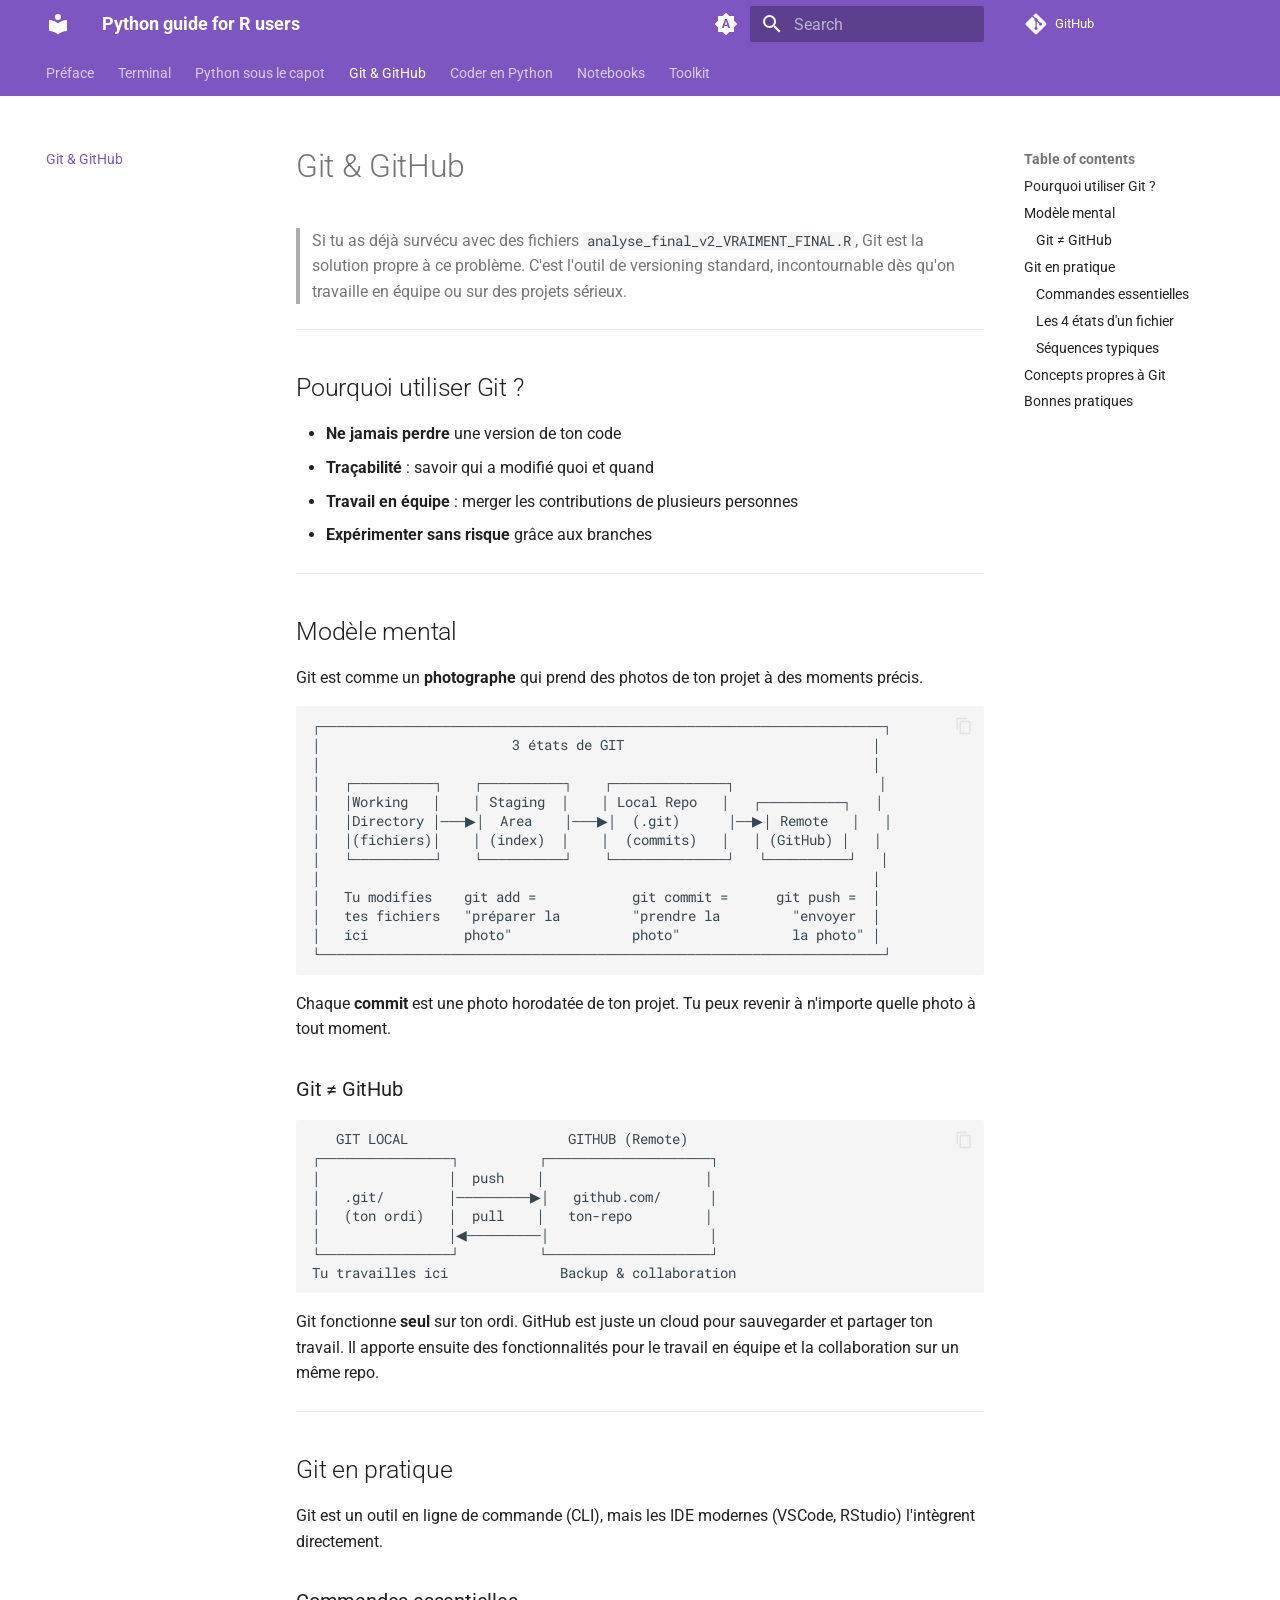
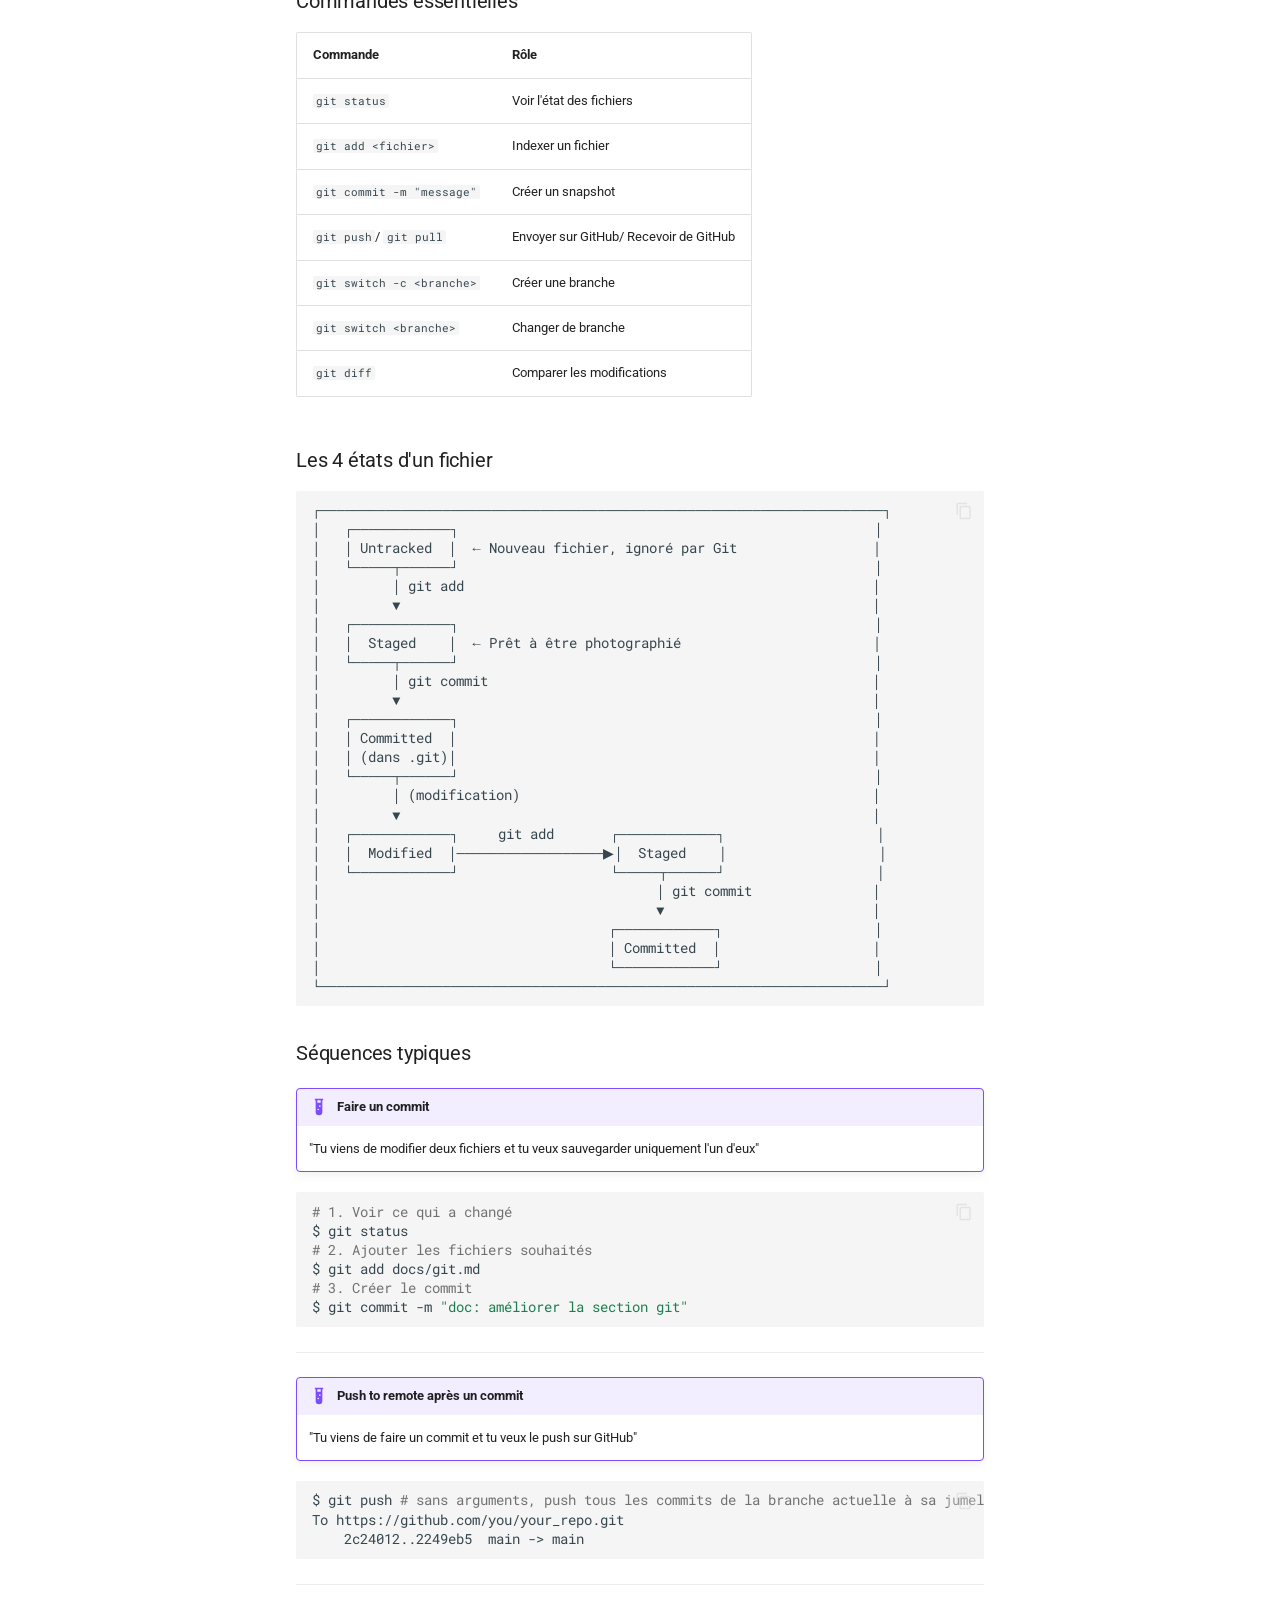
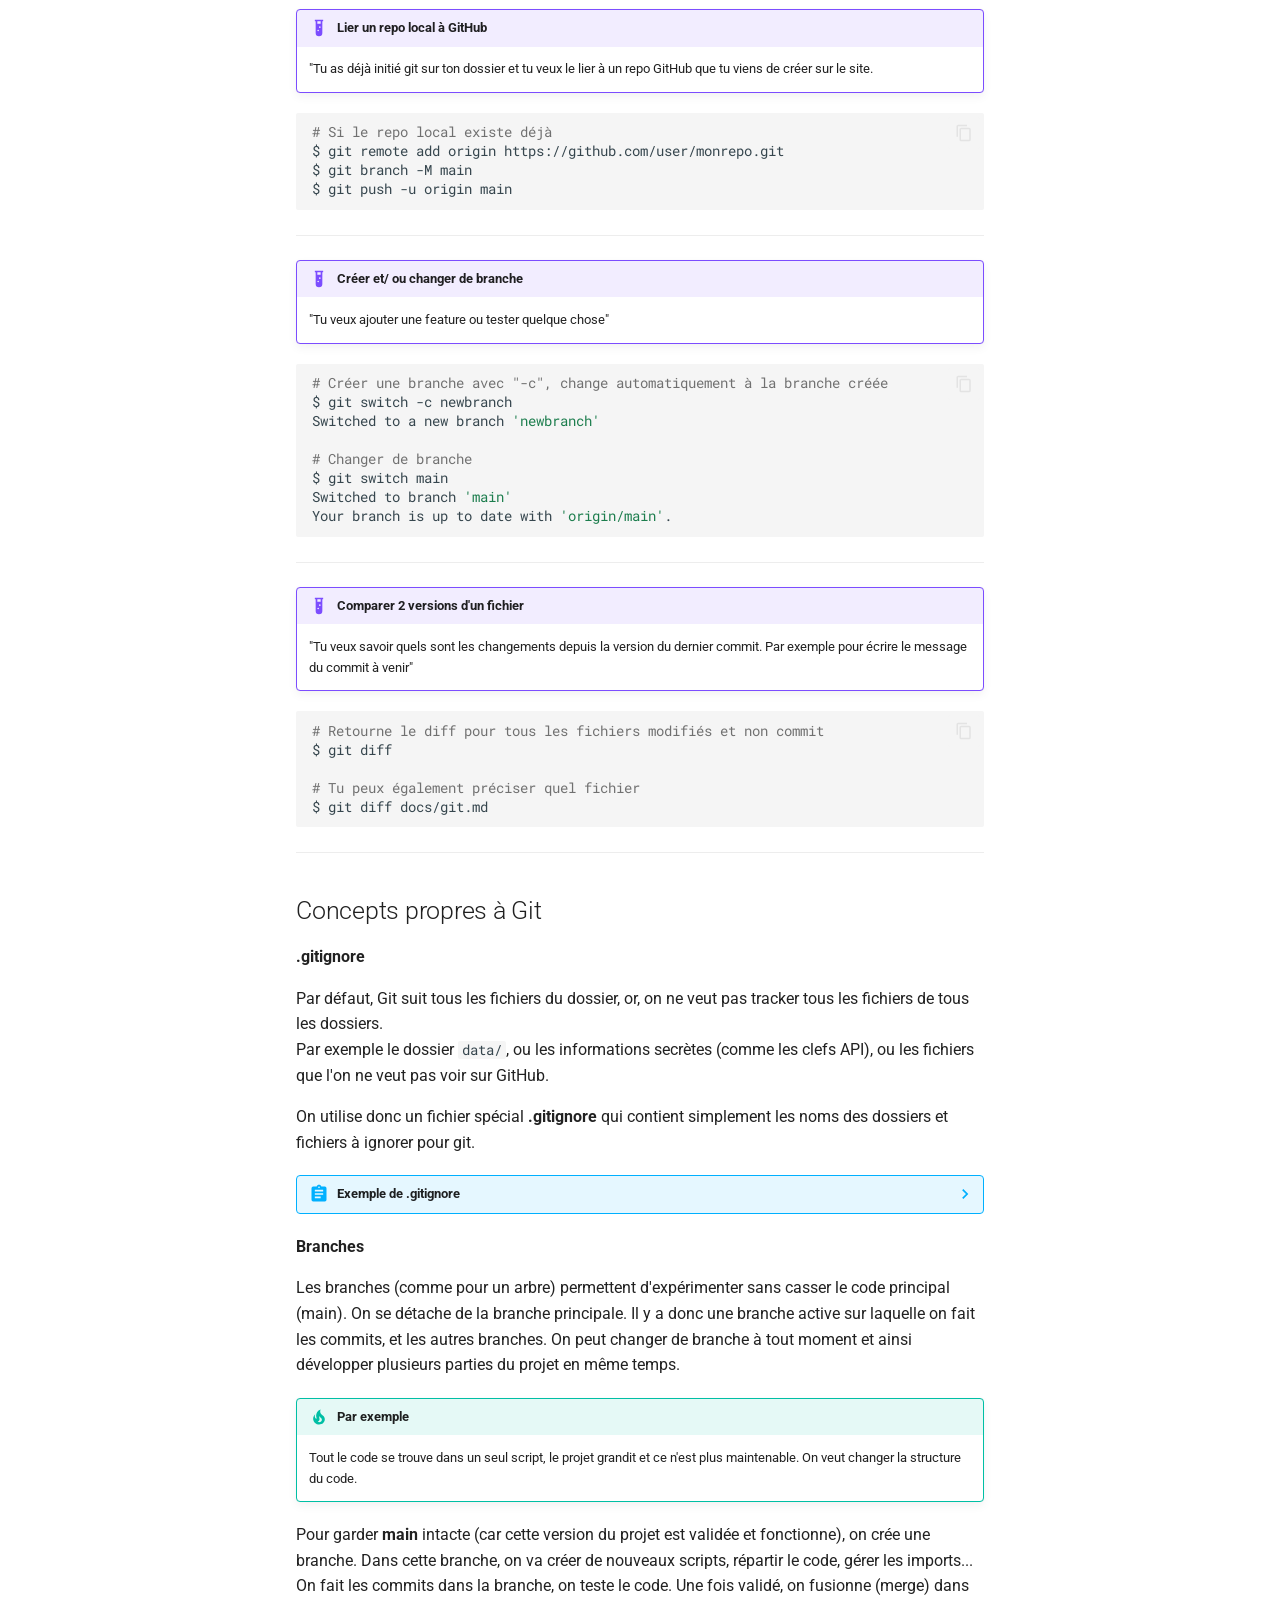
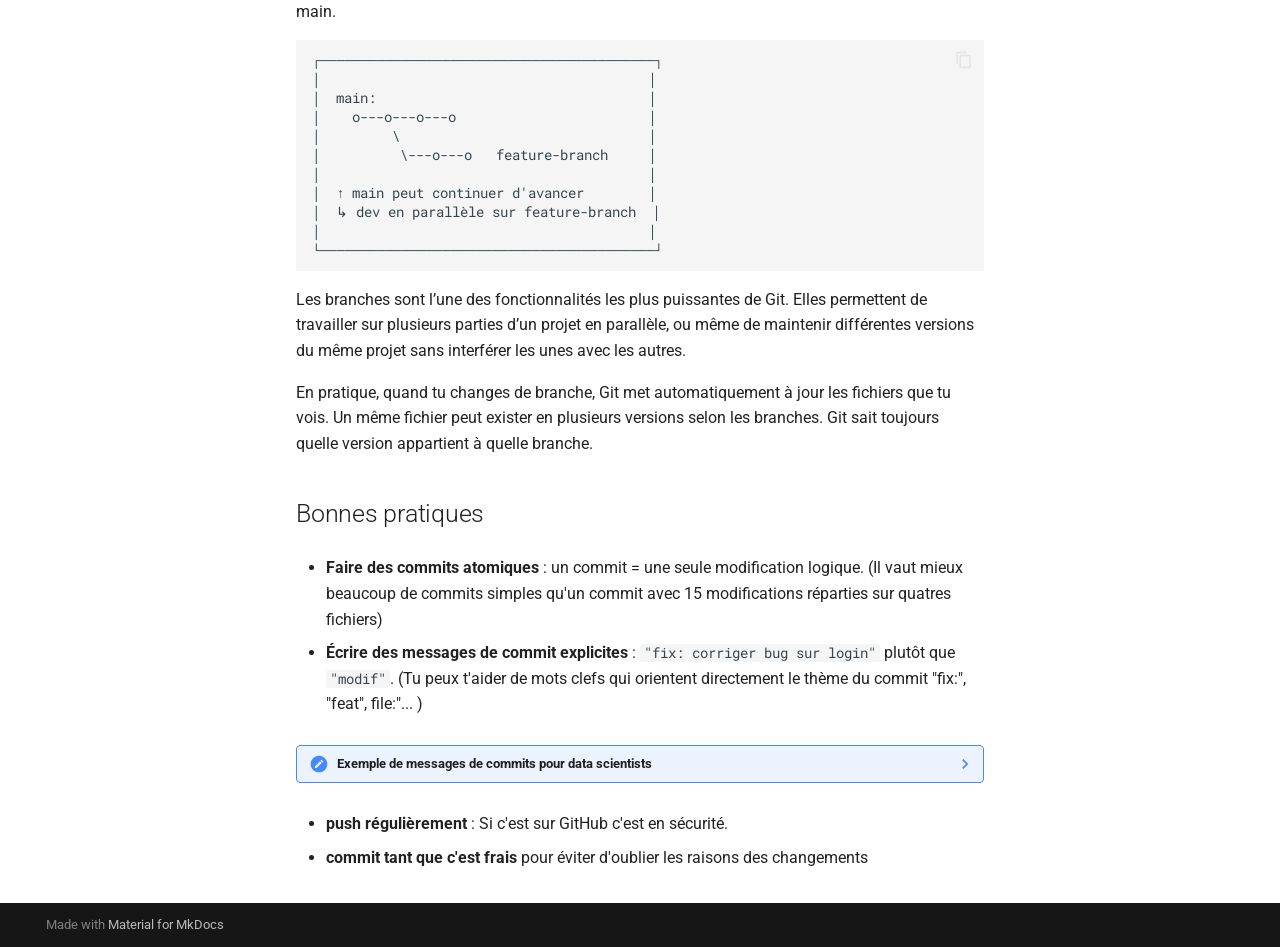
<file: git/index.html>
<!doctype html>
<html lang="en" class="no-js">
  <head>
    
      <meta charset="utf-8">
      <meta name="viewport" content="width=device-width,initial-scale=1">
      
      
      
        <link rel="canonical" href="https://CalHenry.github.io/Python-guide-for-R-users/git/">
      
      
        <link rel="prev" href="../python/">
      
      
        <link rel="next" href="../coder_python/">
      
      
        
      
      
      <link rel="icon" href="../assets/images/favicon.png">
      <meta name="generator" content="mkdocs-1.6.1, mkdocs-material-9.7.6">
    
    
      
        <title>Git & GitHub - Python guide for R users</title>
      
    
    
      <link rel="stylesheet" href="../assets/stylesheets/main.484c7ddc.min.css">
      
        
        <link rel="stylesheet" href="../assets/stylesheets/palette.ab4e12ef.min.css">
      
      


    
    
      
    
    
      
        
        
        <link rel="preconnect" href="https://fonts.gstatic.com" crossorigin>
        <link rel="stylesheet" href="https://fonts.googleapis.com/css?family=Roboto:300,300i,400,400i,700,700i%7CRoboto+Mono:400,400i,700,700i&display=fallback">
        <style>:root{--md-text-font:"Roboto";--md-code-font:"Roboto Mono"}</style>
      
    
    
      <link rel="stylesheet" href="../css/extra.css">
    
    <script>__md_scope=new URL("..",location),__md_hash=e=>[...e].reduce(((e,_)=>(e<<5)-e+_.charCodeAt(0)),0),__md_get=(e,_=localStorage,t=__md_scope)=>JSON.parse(_.getItem(t.pathname+"."+e)),__md_set=(e,_,t=localStorage,a=__md_scope)=>{try{t.setItem(a.pathname+"."+e,JSON.stringify(_))}catch(e){}}</script>
    
      

    
    
  </head>
  
  
    
    
      
    
    
    
    
    <body dir="ltr" data-md-color-scheme="default" data-md-color-primary="indigo" data-md-color-accent="indigo">
  
    
    <input class="md-toggle" data-md-toggle="drawer" type="checkbox" id="__drawer" autocomplete="off">
    <input class="md-toggle" data-md-toggle="search" type="checkbox" id="__search" autocomplete="off">
    <label class="md-overlay" for="__drawer"></label>
    <div data-md-component="skip">
      
        
        <a href="#git-github" class="md-skip">
          Skip to content
        </a>
      
    </div>
    <div data-md-component="announce">
      
    </div>
    
    
      

<header class="md-header" data-md-component="header">
  <nav class="md-header__inner md-grid" aria-label="Header">
    <a href=".." title="Python guide for R users" class="md-header__button md-logo" aria-label="Python guide for R users" data-md-component="logo">
      
  
  <svg xmlns="http://www.w3.org/2000/svg" viewBox="0 0 24 24"><path d="M12 8a3 3 0 0 0 3-3 3 3 0 0 0-3-3 3 3 0 0 0-3 3 3 3 0 0 0 3 3m0 3.54C9.64 9.35 6.5 8 3 8v11c3.5 0 6.64 1.35 9 3.54 2.36-2.19 5.5-3.54 9-3.54V8c-3.5 0-6.64 1.35-9 3.54"/></svg>

    </a>
    <label class="md-header__button md-icon" for="__drawer">
      
      <svg xmlns="http://www.w3.org/2000/svg" viewBox="0 0 24 24"><path d="M3 6h18v2H3zm0 5h18v2H3zm0 5h18v2H3z"/></svg>
    </label>
    <div class="md-header__title" data-md-component="header-title">
      <div class="md-header__ellipsis">
        <div class="md-header__topic">
          <span class="md-ellipsis">
            Python guide for R users
          </span>
        </div>
        <div class="md-header__topic" data-md-component="header-topic">
          <span class="md-ellipsis">
            
              Git &amp; GitHub
            
          </span>
        </div>
      </div>
    </div>
    
      
        <form class="md-header__option" data-md-component="palette">
  
    
    
    
    <input class="md-option" data-md-color-media="(prefers-color-scheme)" data-md-color-scheme="default" data-md-color-primary="indigo" data-md-color-accent="indigo"  aria-label="Switch to light mode"  type="radio" name="__palette" id="__palette_0">
    
      <label class="md-header__button md-icon" title="Switch to light mode" for="__palette_1" hidden>
        <svg xmlns="http://www.w3.org/2000/svg" viewBox="0 0 24 24"><path d="m14.3 16-.7-2h-3.2l-.7 2H7.8L11 7h2l3.2 9zM20 8.69V4h-4.69L12 .69 8.69 4H4v4.69L.69 12 4 15.31V20h4.69L12 23.31 15.31 20H20v-4.69L23.31 12zm-9.15 3.96h2.3L12 9z"/></svg>
      </label>
    
  
    
    
    
    <input class="md-option" data-md-color-media="(prefers-color-scheme: light)" data-md-color-scheme="default" data-md-color-primary="deep-purple" data-md-color-accent="deep-purple"  aria-label="Switch to dark mode"  type="radio" name="__palette" id="__palette_1">
    
      <label class="md-header__button md-icon" title="Switch to dark mode" for="__palette_2" hidden>
        <svg xmlns="http://www.w3.org/2000/svg" viewBox="0 0 24 24"><path d="M12 8a4 4 0 0 0-4 4 4 4 0 0 0 4 4 4 4 0 0 0 4-4 4 4 0 0 0-4-4m0 10a6 6 0 0 1-6-6 6 6 0 0 1 6-6 6 6 0 0 1 6 6 6 6 0 0 1-6 6m8-9.31V4h-4.69L12 .69 8.69 4H4v4.69L.69 12 4 15.31V20h4.69L12 23.31 15.31 20H20v-4.69L23.31 12z"/></svg>
      </label>
    
  
    
    
    
    <input class="md-option" data-md-color-media="(prefers-color-scheme: dark)" data-md-color-scheme="slate" data-md-color-primary="deep-purple" data-md-color-accent="deep-purple"  aria-label="Switch to light mode"  type="radio" name="__palette" id="__palette_2">
    
      <label class="md-header__button md-icon" title="Switch to light mode" for="__palette_0" hidden>
        <svg xmlns="http://www.w3.org/2000/svg" viewBox="0 0 24 24"><path d="M12 18c-.89 0-1.74-.2-2.5-.55C11.56 16.5 13 14.42 13 12s-1.44-4.5-3.5-5.45C10.26 6.2 11.11 6 12 6a6 6 0 0 1 6 6 6 6 0 0 1-6 6m8-9.31V4h-4.69L12 .69 8.69 4H4v4.69L.69 12 4 15.31V20h4.69L12 23.31 15.31 20H20v-4.69L23.31 12z"/></svg>
      </label>
    
  
</form>
      
    
    
      <script>var palette=__md_get("__palette");if(palette&&palette.color){if("(prefers-color-scheme)"===palette.color.media){var media=matchMedia("(prefers-color-scheme: light)"),input=document.querySelector(media.matches?"[data-md-color-media='(prefers-color-scheme: light)']":"[data-md-color-media='(prefers-color-scheme: dark)']");palette.color.media=input.getAttribute("data-md-color-media"),palette.color.scheme=input.getAttribute("data-md-color-scheme"),palette.color.primary=input.getAttribute("data-md-color-primary"),palette.color.accent=input.getAttribute("data-md-color-accent")}for(var[key,value]of Object.entries(palette.color))document.body.setAttribute("data-md-color-"+key,value)}</script>
    
    
    
      
      
        <label class="md-header__button md-icon" for="__search">
          
          <svg xmlns="http://www.w3.org/2000/svg" viewBox="0 0 24 24"><path d="M9.5 3A6.5 6.5 0 0 1 16 9.5c0 1.61-.59 3.09-1.56 4.23l.27.27h.79l5 5-1.5 1.5-5-5v-.79l-.27-.27A6.52 6.52 0 0 1 9.5 16 6.5 6.5 0 0 1 3 9.5 6.5 6.5 0 0 1 9.5 3m0 2C7 5 5 7 5 9.5S7 14 9.5 14 14 12 14 9.5 12 5 9.5 5"/></svg>
        </label>
        <div class="md-search" data-md-component="search" role="dialog">
  <label class="md-search__overlay" for="__search"></label>
  <div class="md-search__inner" role="search">
    <form class="md-search__form" name="search">
      <input type="text" class="md-search__input" name="query" aria-label="Search" placeholder="Search" autocapitalize="off" autocorrect="off" autocomplete="off" spellcheck="false" data-md-component="search-query" required>
      <label class="md-search__icon md-icon" for="__search">
        
        <svg xmlns="http://www.w3.org/2000/svg" viewBox="0 0 24 24"><path d="M9.5 3A6.5 6.5 0 0 1 16 9.5c0 1.61-.59 3.09-1.56 4.23l.27.27h.79l5 5-1.5 1.5-5-5v-.79l-.27-.27A6.52 6.52 0 0 1 9.5 16 6.5 6.5 0 0 1 3 9.5 6.5 6.5 0 0 1 9.5 3m0 2C7 5 5 7 5 9.5S7 14 9.5 14 14 12 14 9.5 12 5 9.5 5"/></svg>
        
        <svg xmlns="http://www.w3.org/2000/svg" viewBox="0 0 24 24"><path d="M20 11v2H8l5.5 5.5-1.42 1.42L4.16 12l7.92-7.92L13.5 5.5 8 11z"/></svg>
      </label>
      <nav class="md-search__options" aria-label="Search">
        
        <button type="reset" class="md-search__icon md-icon" title="Clear" aria-label="Clear" tabindex="-1">
          
          <svg xmlns="http://www.w3.org/2000/svg" viewBox="0 0 24 24"><path d="M19 6.41 17.59 5 12 10.59 6.41 5 5 6.41 10.59 12 5 17.59 6.41 19 12 13.41 17.59 19 19 17.59 13.41 12z"/></svg>
        </button>
      </nav>
      
    </form>
    <div class="md-search__output">
      <div class="md-search__scrollwrap" tabindex="0" data-md-scrollfix>
        <div class="md-search-result" data-md-component="search-result">
          <div class="md-search-result__meta">
            Initializing search
          </div>
          <ol class="md-search-result__list" role="presentation"></ol>
        </div>
      </div>
    </div>
  </div>
</div>
      
    
    
      <div class="md-header__source">
        <a href="https://github.com/CalHenry/Python-guide-for-R-users" title="Go to repository" class="md-source" data-md-component="source">
  <div class="md-source__icon md-icon">
    
    <svg xmlns="http://www.w3.org/2000/svg" viewBox="0 0 448 512"><!--! Font Awesome Free 7.1.0 by @fontawesome - https://fontawesome.com License - https://fontawesome.com/license/free (Icons: CC BY 4.0, Fonts: SIL OFL 1.1, Code: MIT License) Copyright 2025 Fonticons, Inc.--><path d="M439.6 236.1 244 40.5c-5.4-5.5-12.8-8.5-20.4-8.5s-15 3-20.4 8.4L162.5 81l51.5 51.5c27.1-9.1 52.7 16.8 43.4 43.7l49.7 49.7c34.2-11.8 61.2 31 35.5 56.7-26.5 26.5-70.2-2.9-56-37.3L240.3 199v121.9c25.3 12.5 22.3 41.8 9.1 55-6.4 6.4-15.2 10.1-24.3 10.1s-17.8-3.6-24.3-10.1c-17.6-17.6-11.1-46.9 11.2-56v-123c-20.8-8.5-24.6-30.7-18.6-45L142.6 101 8.5 235.1C3 240.6 0 247.9 0 255.5s3 15 8.5 20.4l195.6 195.7c5.4 5.4 12.7 8.4 20.4 8.4s15-3 20.4-8.4l194.7-194.7c5.4-5.4 8.4-12.8 8.4-20.4s-3-15-8.4-20.4"/></svg>
  </div>
  <div class="md-source__repository">
    GitHub
  </div>
</a>
      </div>
    
  </nav>
  
</header>
    
    <div class="md-container" data-md-component="container">
      
      
        
          
            
<nav class="md-tabs" aria-label="Tabs" data-md-component="tabs">
  <div class="md-grid">
    <ul class="md-tabs__list">
      
        
  
  
  
  
    <li class="md-tabs__item">
      <a href=".." class="md-tabs__link">
        
  
  
    
  
  Préface

      </a>
    </li>
  

      
        
  
  
  
  
    <li class="md-tabs__item">
      <a href="../terminal/" class="md-tabs__link">
        
  
  
    
  
  Terminal

      </a>
    </li>
  

      
        
  
  
  
  
    <li class="md-tabs__item">
      <a href="../python/" class="md-tabs__link">
        
  
  
    
  
  Python sous le capot

      </a>
    </li>
  

      
        
  
  
  
    
  
  
    <li class="md-tabs__item md-tabs__item--active">
      <a href="./" class="md-tabs__link">
        
  
  
    
  
  Git &amp; GitHub

      </a>
    </li>
  

      
        
  
  
  
  
    <li class="md-tabs__item">
      <a href="../coder_python/" class="md-tabs__link">
        
  
  
    
  
  Coder en Python

      </a>
    </li>
  

      
        
  
  
  
  
    <li class="md-tabs__item">
      <a href="../notebooks/" class="md-tabs__link">
        
  
  
    
  
  Notebooks

      </a>
    </li>
  

      
        
  
  
  
  
    <li class="md-tabs__item">
      <a href="../toolkit/" class="md-tabs__link">
        
  
  
    
  
  Toolkit

      </a>
    </li>
  

      
    </ul>
  </div>
</nav>
          
        
      
      <main class="md-main" data-md-component="main">
        <div class="md-main__inner md-grid">
          
            
              
              <div class="md-sidebar md-sidebar--primary" data-md-component="sidebar" data-md-type="navigation" >
                <div class="md-sidebar__scrollwrap">
                  <div class="md-sidebar__inner">
                    


  


<nav class="md-nav md-nav--primary md-nav--lifted" aria-label="Navigation" data-md-level="0">
  <label class="md-nav__title" for="__drawer">
    <a href=".." title="Python guide for R users" class="md-nav__button md-logo" aria-label="Python guide for R users" data-md-component="logo">
      
  
  <svg xmlns="http://www.w3.org/2000/svg" viewBox="0 0 24 24"><path d="M12 8a3 3 0 0 0 3-3 3 3 0 0 0-3-3 3 3 0 0 0-3 3 3 3 0 0 0 3 3m0 3.54C9.64 9.35 6.5 8 3 8v11c3.5 0 6.64 1.35 9 3.54 2.36-2.19 5.5-3.54 9-3.54V8c-3.5 0-6.64 1.35-9 3.54"/></svg>

    </a>
    Python guide for R users
  </label>
  
    <div class="md-nav__source">
      <a href="https://github.com/CalHenry/Python-guide-for-R-users" title="Go to repository" class="md-source" data-md-component="source">
  <div class="md-source__icon md-icon">
    
    <svg xmlns="http://www.w3.org/2000/svg" viewBox="0 0 448 512"><!--! Font Awesome Free 7.1.0 by @fontawesome - https://fontawesome.com License - https://fontawesome.com/license/free (Icons: CC BY 4.0, Fonts: SIL OFL 1.1, Code: MIT License) Copyright 2025 Fonticons, Inc.--><path d="M439.6 236.1 244 40.5c-5.4-5.5-12.8-8.5-20.4-8.5s-15 3-20.4 8.4L162.5 81l51.5 51.5c27.1-9.1 52.7 16.8 43.4 43.7l49.7 49.7c34.2-11.8 61.2 31 35.5 56.7-26.5 26.5-70.2-2.9-56-37.3L240.3 199v121.9c25.3 12.5 22.3 41.8 9.1 55-6.4 6.4-15.2 10.1-24.3 10.1s-17.8-3.6-24.3-10.1c-17.6-17.6-11.1-46.9 11.2-56v-123c-20.8-8.5-24.6-30.7-18.6-45L142.6 101 8.5 235.1C3 240.6 0 247.9 0 255.5s3 15 8.5 20.4l195.6 195.7c5.4 5.4 12.7 8.4 20.4 8.4s15-3 20.4-8.4l194.7-194.7c5.4-5.4 8.4-12.8 8.4-20.4s-3-15-8.4-20.4"/></svg>
  </div>
  <div class="md-source__repository">
    GitHub
  </div>
</a>
    </div>
  
  <ul class="md-nav__list" data-md-scrollfix>
    
      
      
  
  
  
  
    <li class="md-nav__item">
      <a href=".." class="md-nav__link">
        
  
  
  <span class="md-ellipsis">
    
  
    Préface
  

    
  </span>
  
  

      </a>
    </li>
  

    
      
      
  
  
  
  
    <li class="md-nav__item">
      <a href="../terminal/" class="md-nav__link">
        
  
  
  <span class="md-ellipsis">
    
  
    Terminal
  

    
  </span>
  
  

      </a>
    </li>
  

    
      
      
  
  
  
  
    <li class="md-nav__item">
      <a href="../python/" class="md-nav__link">
        
  
  
  <span class="md-ellipsis">
    
  
    Python sous le capot
  

    
  </span>
  
  

      </a>
    </li>
  

    
      
      
  
  
    
  
  
  
    <li class="md-nav__item md-nav__item--active">
      
      <input class="md-nav__toggle md-toggle" type="checkbox" id="__toc">
      
      
        
      
      
        <label class="md-nav__link md-nav__link--active" for="__toc">
          
  
  
  <span class="md-ellipsis">
    
  
    Git &amp; GitHub
  

    
  </span>
  
  

          <span class="md-nav__icon md-icon"></span>
        </label>
      
      <a href="./" class="md-nav__link md-nav__link--active">
        
  
  
  <span class="md-ellipsis">
    
  
    Git &amp; GitHub
  

    
  </span>
  
  

      </a>
      
        

<nav class="md-nav md-nav--secondary" aria-label="Table of contents">
  
  
  
    
  
  
    <label class="md-nav__title" for="__toc">
      <span class="md-nav__icon md-icon"></span>
      Table of contents
    </label>
    <ul class="md-nav__list" data-md-component="toc" data-md-scrollfix>
      
        <li class="md-nav__item">
  <a href="#pourquoi-utiliser-git" class="md-nav__link">
    <span class="md-ellipsis">
      
        Pourquoi utiliser Git ?
      
    </span>
  </a>
  
</li>
      
        <li class="md-nav__item">
  <a href="#modele-mental" class="md-nav__link">
    <span class="md-ellipsis">
      
        Modèle mental
      
    </span>
  </a>
  
    <nav class="md-nav" aria-label="Modèle mental">
      <ul class="md-nav__list">
        
          <li class="md-nav__item">
  <a href="#git-github_1" class="md-nav__link">
    <span class="md-ellipsis">
      
        Git ≠ GitHub
      
    </span>
  </a>
  
</li>
        
      </ul>
    </nav>
  
</li>
      
        <li class="md-nav__item">
  <a href="#git-en-pratique" class="md-nav__link">
    <span class="md-ellipsis">
      
        Git en pratique
      
    </span>
  </a>
  
    <nav class="md-nav" aria-label="Git en pratique">
      <ul class="md-nav__list">
        
          <li class="md-nav__item">
  <a href="#commandes-essentielles" class="md-nav__link">
    <span class="md-ellipsis">
      
        Commandes essentielles
      
    </span>
  </a>
  
</li>
        
          <li class="md-nav__item">
  <a href="#les-4-etats-dun-fichier" class="md-nav__link">
    <span class="md-ellipsis">
      
        Les 4 états d'un fichier
      
    </span>
  </a>
  
</li>
        
          <li class="md-nav__item">
  <a href="#sequences-typiques" class="md-nav__link">
    <span class="md-ellipsis">
      
        Séquences typiques
      
    </span>
  </a>
  
</li>
        
      </ul>
    </nav>
  
</li>
      
        <li class="md-nav__item">
  <a href="#concepts-propres-a-git" class="md-nav__link">
    <span class="md-ellipsis">
      
        Concepts propres à Git
      
    </span>
  </a>
  
</li>
      
        <li class="md-nav__item">
  <a href="#bonnes-pratiques" class="md-nav__link">
    <span class="md-ellipsis">
      
        Bonnes pratiques
      
    </span>
  </a>
  
</li>
      
    </ul>
  
</nav>
      
    </li>
  

    
      
      
  
  
  
  
    <li class="md-nav__item">
      <a href="../coder_python/" class="md-nav__link">
        
  
  
  <span class="md-ellipsis">
    
  
    Coder en Python
  

    
  </span>
  
  

      </a>
    </li>
  

    
      
      
  
  
  
  
    <li class="md-nav__item">
      <a href="../notebooks/" class="md-nav__link">
        
  
  
  <span class="md-ellipsis">
    
  
    Notebooks
  

    
  </span>
  
  

      </a>
    </li>
  

    
      
      
  
  
  
  
    <li class="md-nav__item">
      <a href="../toolkit/" class="md-nav__link">
        
  
  
  <span class="md-ellipsis">
    
  
    Toolkit
  

    
  </span>
  
  

      </a>
    </li>
  

    
  </ul>
</nav>
                  </div>
                </div>
              </div>
            
            
              
              <div class="md-sidebar md-sidebar--secondary" data-md-component="sidebar" data-md-type="toc" >
                <div class="md-sidebar__scrollwrap">
                  <div class="md-sidebar__inner">
                    

<nav class="md-nav md-nav--secondary" aria-label="Table of contents">
  
  
  
    
  
  
    <label class="md-nav__title" for="__toc">
      <span class="md-nav__icon md-icon"></span>
      Table of contents
    </label>
    <ul class="md-nav__list" data-md-component="toc" data-md-scrollfix>
      
        <li class="md-nav__item">
  <a href="#pourquoi-utiliser-git" class="md-nav__link">
    <span class="md-ellipsis">
      
        Pourquoi utiliser Git ?
      
    </span>
  </a>
  
</li>
      
        <li class="md-nav__item">
  <a href="#modele-mental" class="md-nav__link">
    <span class="md-ellipsis">
      
        Modèle mental
      
    </span>
  </a>
  
    <nav class="md-nav" aria-label="Modèle mental">
      <ul class="md-nav__list">
        
          <li class="md-nav__item">
  <a href="#git-github_1" class="md-nav__link">
    <span class="md-ellipsis">
      
        Git ≠ GitHub
      
    </span>
  </a>
  
</li>
        
      </ul>
    </nav>
  
</li>
      
        <li class="md-nav__item">
  <a href="#git-en-pratique" class="md-nav__link">
    <span class="md-ellipsis">
      
        Git en pratique
      
    </span>
  </a>
  
    <nav class="md-nav" aria-label="Git en pratique">
      <ul class="md-nav__list">
        
          <li class="md-nav__item">
  <a href="#commandes-essentielles" class="md-nav__link">
    <span class="md-ellipsis">
      
        Commandes essentielles
      
    </span>
  </a>
  
</li>
        
          <li class="md-nav__item">
  <a href="#les-4-etats-dun-fichier" class="md-nav__link">
    <span class="md-ellipsis">
      
        Les 4 états d'un fichier
      
    </span>
  </a>
  
</li>
        
          <li class="md-nav__item">
  <a href="#sequences-typiques" class="md-nav__link">
    <span class="md-ellipsis">
      
        Séquences typiques
      
    </span>
  </a>
  
</li>
        
      </ul>
    </nav>
  
</li>
      
        <li class="md-nav__item">
  <a href="#concepts-propres-a-git" class="md-nav__link">
    <span class="md-ellipsis">
      
        Concepts propres à Git
      
    </span>
  </a>
  
</li>
      
        <li class="md-nav__item">
  <a href="#bonnes-pratiques" class="md-nav__link">
    <span class="md-ellipsis">
      
        Bonnes pratiques
      
    </span>
  </a>
  
</li>
      
    </ul>
  
</nav>
                  </div>
                </div>
              </div>
            
          
          
            <div class="md-content" data-md-component="content">
              
              <article class="md-content__inner md-typeset">
                
                  


  
  


<h1 id="git-github">Git &amp; GitHub</h1>
<blockquote>
<p>Si tu as déjà survécu avec des fichiers <code>analyse_final_v2_VRAIMENT_FINAL.R</code>, Git est la solution propre à ce problème. C'est l'outil de versioning standard, incontournable dès qu'on travaille en équipe ou sur des projets sérieux.</p>
</blockquote>
<hr />
<h2 id="pourquoi-utiliser-git">Pourquoi utiliser Git ?</h2>
<ul>
<li><strong>Ne jamais perdre</strong> une version de ton code</li>
<li><strong>Traçabilité</strong> : savoir qui a modifié quoi et quand</li>
<li><strong>Travail en équipe</strong> : merger les contributions de plusieurs personnes</li>
<li><strong>Expérimenter sans risque</strong> grâce aux branches</li>
</ul>
<hr />
<h2 id="modele-mental">Modèle mental</h2>
<p>Git est comme un <strong>photographe</strong> qui prend des photos de ton projet à des moments précis.
<div class="highlight"><pre><span></span><code><a id="__codelineno-0-1" name="__codelineno-0-1" href="#__codelineno-0-1"></a>┌─────────────────────────────────────────────────────────────────────┐
<a id="__codelineno-0-2" name="__codelineno-0-2" href="#__codelineno-0-2"></a>│                        3 états de GIT                               │
<a id="__codelineno-0-3" name="__codelineno-0-3" href="#__codelineno-0-3"></a>│                                                                     │
<a id="__codelineno-0-4" name="__codelineno-0-4" href="#__codelineno-0-4"></a>│   ┌──────────┐    ┌──────────┐    ┌──────────────┐                  │
<a id="__codelineno-0-5" name="__codelineno-0-5" href="#__codelineno-0-5"></a>│   │Working   │    │ Staging  │    │ Local Repo   │   ┌──────────┐   │
<a id="__codelineno-0-6" name="__codelineno-0-6" href="#__codelineno-0-6"></a>│   │Directory │───▶│  Area    │───▶│  (.git)      │──▶│ Remote   │   │
<a id="__codelineno-0-7" name="__codelineno-0-7" href="#__codelineno-0-7"></a>│   │(fichiers)│    │ (index)  │    │  (commits)   │   │ (GitHub) │   │
<a id="__codelineno-0-8" name="__codelineno-0-8" href="#__codelineno-0-8"></a>│   └──────────┘    └──────────┘    └──────────────┘   └──────────┘   │
<a id="__codelineno-0-9" name="__codelineno-0-9" href="#__codelineno-0-9"></a>│                                                                     │
<a id="__codelineno-0-10" name="__codelineno-0-10" href="#__codelineno-0-10"></a>│   Tu modifies    git add =            git commit =      git push =  │
<a id="__codelineno-0-11" name="__codelineno-0-11" href="#__codelineno-0-11"></a>│   tes fichiers   &quot;préparer la         &quot;prendre la         &quot;envoyer  │
<a id="__codelineno-0-12" name="__codelineno-0-12" href="#__codelineno-0-12"></a>│   ici            photo&quot;               photo&quot;              la photo&quot; │
<a id="__codelineno-0-13" name="__codelineno-0-13" href="#__codelineno-0-13"></a>└─────────────────────────────────────────────────────────────────────┘
</code></pre></div>
Chaque <strong>commit</strong> est une photo horodatée de ton projet. Tu peux revenir à n'importe quelle photo à tout moment.</p>
<h3 id="git-github_1">Git ≠ GitHub</h3>
<div class="highlight"><pre><span></span><code><a id="__codelineno-1-1" name="__codelineno-1-1" href="#__codelineno-1-1"></a>   GIT LOCAL                    GITHUB (Remote)
<a id="__codelineno-1-2" name="__codelineno-1-2" href="#__codelineno-1-2"></a>┌────────────────┐          ┌────────────────────┐
<a id="__codelineno-1-3" name="__codelineno-1-3" href="#__codelineno-1-3"></a>│                │  push    │                    │
<a id="__codelineno-1-4" name="__codelineno-1-4" href="#__codelineno-1-4"></a>│   .git/        │─────────▶│   github.com/      │
<a id="__codelineno-1-5" name="__codelineno-1-5" href="#__codelineno-1-5"></a>│   (ton ordi)   │  pull    │   ton-repo         │
<a id="__codelineno-1-6" name="__codelineno-1-6" href="#__codelineno-1-6"></a>│                │◀─────────│                    │
<a id="__codelineno-1-7" name="__codelineno-1-7" href="#__codelineno-1-7"></a>└────────────────┘          └────────────────────┘
<a id="__codelineno-1-8" name="__codelineno-1-8" href="#__codelineno-1-8"></a>Tu travailles ici              Backup &amp; collaboration
</code></pre></div>
<p>Git fonctionne <strong>seul</strong> sur ton ordi. GitHub est juste un cloud pour sauvegarder et partager ton travail. Il apporte ensuite des fonctionnalités pour le travail en équipe et la collaboration sur un même repo.</p>
<hr />
<h2 id="git-en-pratique">Git en pratique</h2>
<p>Git est un outil en ligne de commande (CLI), mais les IDE modernes (VSCode, RStudio) l'intègrent directement.</p>
<h3 id="commandes-essentielles">Commandes essentielles</h3>
<table>
<thead>
<tr>
<th>Commande</th>
<th>Rôle</th>
</tr>
</thead>
<tbody>
<tr>
<td><code>git status</code></td>
<td>Voir l'état des fichiers</td>
</tr>
<tr>
<td><code>git add &lt;fichier&gt;</code></td>
<td>Indexer un fichier</td>
</tr>
<tr>
<td><code>git commit -m "message"</code></td>
<td>Créer un snapshot</td>
</tr>
<tr>
<td><code>git push</code>/ <code>git pull</code></td>
<td>Envoyer sur GitHub/ Recevoir de GitHub</td>
</tr>
<tr>
<td><code>git switch -c &lt;branche&gt;</code></td>
<td>Créer une branche</td>
</tr>
<tr>
<td><code>git switch &lt;branche&gt;</code></td>
<td>Changer de branche</td>
</tr>
<tr>
<td><code>git diff</code></td>
<td>Comparer les modifications</td>
</tr>
</tbody>
</table>
<h3 id="les-4-etats-dun-fichier">Les 4 états d'un fichier</h3>
<div class="highlight"><pre><span></span><code><a id="__codelineno-2-1" name="__codelineno-2-1" href="#__codelineno-2-1"></a>┌─────────────────────────────────────────────────────────────────────┐
<a id="__codelineno-2-2" name="__codelineno-2-2" href="#__codelineno-2-2"></a>│   ┌────────────┐                                                    │
<a id="__codelineno-2-3" name="__codelineno-2-3" href="#__codelineno-2-3"></a>│   │ Untracked  │  ← Nouveau fichier, ignoré par Git                 │
<a id="__codelineno-2-4" name="__codelineno-2-4" href="#__codelineno-2-4"></a>│   └─────┬──────┘                                                    │
<a id="__codelineno-2-5" name="__codelineno-2-5" href="#__codelineno-2-5"></a>│         │ git add                                                   │
<a id="__codelineno-2-6" name="__codelineno-2-6" href="#__codelineno-2-6"></a>│         ▼                                                           │
<a id="__codelineno-2-7" name="__codelineno-2-7" href="#__codelineno-2-7"></a>│   ┌────────────┐                                                    │
<a id="__codelineno-2-8" name="__codelineno-2-8" href="#__codelineno-2-8"></a>│   │  Staged    │  ← Prêt à être photographié                        │
<a id="__codelineno-2-9" name="__codelineno-2-9" href="#__codelineno-2-9"></a>│   └─────┬──────┘                                                    │
<a id="__codelineno-2-10" name="__codelineno-2-10" href="#__codelineno-2-10"></a>│         │ git commit                                                │
<a id="__codelineno-2-11" name="__codelineno-2-11" href="#__codelineno-2-11"></a>│         ▼                                                           │
<a id="__codelineno-2-12" name="__codelineno-2-12" href="#__codelineno-2-12"></a>│   ┌────────────┐                                                    │
<a id="__codelineno-2-13" name="__codelineno-2-13" href="#__codelineno-2-13"></a>│   │ Committed  │                                                    │
<a id="__codelineno-2-14" name="__codelineno-2-14" href="#__codelineno-2-14"></a>│   │ (dans .git)│                                                    │
<a id="__codelineno-2-15" name="__codelineno-2-15" href="#__codelineno-2-15"></a>│   └─────┬──────┘                                                    │
<a id="__codelineno-2-16" name="__codelineno-2-16" href="#__codelineno-2-16"></a>│         │ (modification)                                            │
<a id="__codelineno-2-17" name="__codelineno-2-17" href="#__codelineno-2-17"></a>│         ▼                                                           │
<a id="__codelineno-2-18" name="__codelineno-2-18" href="#__codelineno-2-18"></a>│   ┌────────────┐     git add       ┌────────────┐                   │
<a id="__codelineno-2-19" name="__codelineno-2-19" href="#__codelineno-2-19"></a>│   │  Modified  │──────────────────▶│  Staged    │                   │
<a id="__codelineno-2-20" name="__codelineno-2-20" href="#__codelineno-2-20"></a>│   └────────────┘                   └─────┬──────┘                   │
<a id="__codelineno-2-21" name="__codelineno-2-21" href="#__codelineno-2-21"></a>│                                          │ git commit               │
<a id="__codelineno-2-22" name="__codelineno-2-22" href="#__codelineno-2-22"></a>│                                          ▼                          │
<a id="__codelineno-2-23" name="__codelineno-2-23" href="#__codelineno-2-23"></a>│                                    ┌────────────┐                   │
<a id="__codelineno-2-24" name="__codelineno-2-24" href="#__codelineno-2-24"></a>│                                    │ Committed  │                   │
<a id="__codelineno-2-25" name="__codelineno-2-25" href="#__codelineno-2-25"></a>│                                    └────────────┘                   │
<a id="__codelineno-2-26" name="__codelineno-2-26" href="#__codelineno-2-26"></a>└─────────────────────────────────────────────────────────────────────┘
</code></pre></div>
<h3 id="sequences-typiques">Séquences typiques</h3>
<div class="admonition example">
<p class="admonition-title"><strong>Faire un commit</strong></p>
<p>"Tu viens de modifier deux fichiers et tu veux sauvegarder uniquement l'un d'eux"</p>
</div>
<div class="highlight"><pre><span></span><code><a id="__codelineno-3-1" name="__codelineno-3-1" href="#__codelineno-3-1"></a><span class="c1"># 1. Voir ce qui a changé</span>
<a id="__codelineno-3-2" name="__codelineno-3-2" href="#__codelineno-3-2"></a>$<span class="w"> </span>git<span class="w"> </span>status
<a id="__codelineno-3-3" name="__codelineno-3-3" href="#__codelineno-3-3"></a><span class="c1"># 2. Ajouter les fichiers souhaités</span>
<a id="__codelineno-3-4" name="__codelineno-3-4" href="#__codelineno-3-4"></a>$<span class="w"> </span>git<span class="w"> </span>add<span class="w"> </span>docs/git.md
<a id="__codelineno-3-5" name="__codelineno-3-5" href="#__codelineno-3-5"></a><span class="c1"># 3. Créer le commit</span>
<a id="__codelineno-3-6" name="__codelineno-3-6" href="#__codelineno-3-6"></a>$<span class="w"> </span>git<span class="w"> </span>commit<span class="w"> </span>-m<span class="w"> </span><span class="s2">&quot;doc: améliorer la section git&quot;</span>
</code></pre></div>
<hr />
<div class="admonition example">
<p class="admonition-title"><strong>Push to remote après un commit</strong></p>
<p>"Tu viens de faire un commit et tu veux le push sur GitHub"</p>
</div>
<div class="highlight"><pre><span></span><code><a id="__codelineno-4-1" name="__codelineno-4-1" href="#__codelineno-4-1"></a>$<span class="w"> </span>git<span class="w"> </span>push<span class="w"> </span><span class="c1"># sans arguments, push tous les commits de la branche actuelle à sa jumelle sur GitHub</span>
<a id="__codelineno-4-2" name="__codelineno-4-2" href="#__codelineno-4-2"></a>To<span class="w"> </span>https://github.com/you/your_repo.git
<a id="__codelineno-4-3" name="__codelineno-4-3" href="#__codelineno-4-3"></a><span class="w">    </span>2c24012..2249eb5<span class="w">  </span>main<span class="w"> </span>-&gt;<span class="w"> </span>main
</code></pre></div>
<hr />
<div class="admonition example">
<p class="admonition-title"><strong>Lier un repo local à GitHub</strong></p>
<p>"Tu as déjà initié git sur ton dossier et tu veux le lier à un repo GitHub que tu viens de créer sur le site.</p>
</div>
<div class="highlight"><pre><span></span><code><a id="__codelineno-5-1" name="__codelineno-5-1" href="#__codelineno-5-1"></a><span class="c1"># Si le repo local existe déjà </span>
<a id="__codelineno-5-2" name="__codelineno-5-2" href="#__codelineno-5-2"></a>$<span class="w"> </span>git<span class="w"> </span>remote<span class="w"> </span>add<span class="w"> </span>origin<span class="w"> </span>https://github.com/user/monrepo.git
<a id="__codelineno-5-3" name="__codelineno-5-3" href="#__codelineno-5-3"></a>$<span class="w"> </span>git<span class="w"> </span>branch<span class="w"> </span>-M<span class="w"> </span>main
<a id="__codelineno-5-4" name="__codelineno-5-4" href="#__codelineno-5-4"></a>$<span class="w"> </span>git<span class="w"> </span>push<span class="w"> </span>-u<span class="w"> </span>origin<span class="w"> </span>main
</code></pre></div>
<hr />
<div class="admonition example">
<p class="admonition-title"><strong>Créer et/ ou changer de branche</strong></p>
<p>"Tu veux ajouter une feature ou tester quelque chose"</p>
</div>
<div class="highlight"><pre><span></span><code><a id="__codelineno-6-1" name="__codelineno-6-1" href="#__codelineno-6-1"></a><span class="c1"># Créer une branche avec &quot;-c&quot;, change automatiquement à la branche créée</span>
<a id="__codelineno-6-2" name="__codelineno-6-2" href="#__codelineno-6-2"></a>$<span class="w"> </span>git<span class="w"> </span>switch<span class="w"> </span>-c<span class="w"> </span>newbranch
<a id="__codelineno-6-3" name="__codelineno-6-3" href="#__codelineno-6-3"></a>Switched<span class="w"> </span>to<span class="w"> </span>a<span class="w"> </span>new<span class="w"> </span>branch<span class="w"> </span><span class="s1">&#39;newbranch&#39;</span>
<a id="__codelineno-6-4" name="__codelineno-6-4" href="#__codelineno-6-4"></a>
<a id="__codelineno-6-5" name="__codelineno-6-5" href="#__codelineno-6-5"></a><span class="c1"># Changer de branche</span>
<a id="__codelineno-6-6" name="__codelineno-6-6" href="#__codelineno-6-6"></a>$<span class="w"> </span>git<span class="w"> </span>switch<span class="w"> </span>main
<a id="__codelineno-6-7" name="__codelineno-6-7" href="#__codelineno-6-7"></a>Switched<span class="w"> </span>to<span class="w"> </span>branch<span class="w"> </span><span class="s1">&#39;main&#39;</span>
<a id="__codelineno-6-8" name="__codelineno-6-8" href="#__codelineno-6-8"></a>Your<span class="w"> </span>branch<span class="w"> </span>is<span class="w"> </span>up<span class="w"> </span>to<span class="w"> </span>date<span class="w"> </span>with<span class="w"> </span><span class="s1">&#39;origin/main&#39;</span>.
</code></pre></div>
<hr />
<div class="admonition example">
<p class="admonition-title"><strong>Comparer 2 versions d'un fichier</strong></p>
<p>"Tu veux savoir quels sont les changements depuis la version du dernier commit. Par exemple pour écrire le message du commit à venir"</p>
</div>
<div class="highlight"><pre><span></span><code><a id="__codelineno-7-1" name="__codelineno-7-1" href="#__codelineno-7-1"></a><span class="c1"># Retourne le diff pour tous les fichiers modifiés et non commit</span>
<a id="__codelineno-7-2" name="__codelineno-7-2" href="#__codelineno-7-2"></a>$<span class="w"> </span>git<span class="w"> </span>diff
<a id="__codelineno-7-3" name="__codelineno-7-3" href="#__codelineno-7-3"></a>
<a id="__codelineno-7-4" name="__codelineno-7-4" href="#__codelineno-7-4"></a><span class="c1"># Tu peux également préciser quel fichier</span>
<a id="__codelineno-7-5" name="__codelineno-7-5" href="#__codelineno-7-5"></a>$<span class="w"> </span>git<span class="w"> </span>diff<span class="w"> </span>docs/git.md
</code></pre></div>
<hr />
<h2 id="concepts-propres-a-git">Concepts propres à Git</h2>
<p><strong>.gitignore</strong></p>
<p>Par défaut, Git suit tous les fichiers du dossier, or, on ne veut pas tracker tous les fichiers de tous les dossiers.<br />
Par exemple le dossier <code>data/</code>, ou les informations secrètes (comme les clefs API), ou les fichiers que l'on ne veut pas voir sur GitHub.</p>
<p>On utilise donc un fichier spécial <strong>.gitignore</strong> qui contient simplement les noms des dossiers et fichiers à ignorer pour git.</p>
<details class="abstract">
<summary>Exemple de .gitignore</summary>
<div class="highlight"><pre><span></span><code><a id="__codelineno-8-1" name="__codelineno-8-1" href="#__codelineno-8-1"></a><span class="c1"># manually added</span>
<a id="__codelineno-8-2" name="__codelineno-8-2" href="#__codelineno-8-2"></a>.env<span class="w">                   </span><span class="c1"># &lt;- secrets</span>
<a id="__codelineno-8-3" name="__codelineno-8-3" href="#__codelineno-8-3"></a>data/
<a id="__codelineno-8-4" name="__codelineno-8-4" href="#__codelineno-8-4"></a>models/*<span class="w">               </span><span class="c1"># &lt;- &#39;*&#39; dit à git d&#39;ignorer tout ce que contient le dossier</span>
<a id="__codelineno-8-5" name="__codelineno-8-5" href="#__codelineno-8-5"></a>!models/*.py<span class="w">           </span><span class="c1"># &lt;- &#39;!&#39; = inverse - on n&#39;ignore PAS les fichiers .py </span>
<a id="__codelineno-8-6" name="__codelineno-8-6" href="#__codelineno-8-6"></a>!models/README.md<span class="w">      </span><span class="c1"># &lt;- on n&#39;ignore pas le readme</span>
<a id="__codelineno-8-7" name="__codelineno-8-7" href="#__codelineno-8-7"></a>
<a id="__codelineno-8-8" name="__codelineno-8-8" href="#__codelineno-8-8"></a>
<a id="__codelineno-8-9" name="__codelineno-8-9" href="#__codelineno-8-9"></a><span class="c1"># Python-generated files</span>
<a id="__codelineno-8-10" name="__codelineno-8-10" href="#__codelineno-8-10"></a>__pycache__/
<a id="__codelineno-8-11" name="__codelineno-8-11" href="#__codelineno-8-11"></a>*.py<span class="o">[</span>oc<span class="o">]</span>
<a id="__codelineno-8-12" name="__codelineno-8-12" href="#__codelineno-8-12"></a>build/
<a id="__codelineno-8-13" name="__codelineno-8-13" href="#__codelineno-8-13"></a>dist/
<a id="__codelineno-8-14" name="__codelineno-8-14" href="#__codelineno-8-14"></a>wheels/
<a id="__codelineno-8-15" name="__codelineno-8-15" href="#__codelineno-8-15"></a>*.egg-info
<a id="__codelineno-8-16" name="__codelineno-8-16" href="#__codelineno-8-16"></a>
<a id="__codelineno-8-17" name="__codelineno-8-17" href="#__codelineno-8-17"></a><span class="c1"># Virtual environments</span>
<a id="__codelineno-8-18" name="__codelineno-8-18" href="#__codelineno-8-18"></a>.venv
</code></pre></div>
</details>
<p><strong>Branches</strong></p>
<p>Les branches (comme pour un arbre) permettent d'expérimenter sans casser le code principal (main). 
On se détache de la branche principale. Il y a donc une branche active sur laquelle on fait les commits, et les autres branches. 
On peut changer de branche à tout moment et ainsi développer plusieurs parties du projet en même temps.</p>
<div class="admonition tip">
<p class="admonition-title">Par exemple</p>
<p>Tout le code se trouve dans un seul script, le projet grandit et ce n'est plus maintenable. On veut changer la structure du code.  </p>
</div>
<p>Pour garder <strong>main</strong> intacte (car cette version du projet est validée et fonctionne), on crée une branche. Dans cette branche, on va créer de nouveaux scripts, répartir le code, gérer les imports... On fait les commits dans la branche, on teste le code. Une fois validé, on fusionne (merge) dans main.</p>
<p><div class="highlight"><pre><span></span><code><a id="__codelineno-9-1" name="__codelineno-9-1" href="#__codelineno-9-1"></a>┌─────────────────────────────────────────┐
<a id="__codelineno-9-2" name="__codelineno-9-2" href="#__codelineno-9-2"></a>│                                         │
<a id="__codelineno-9-3" name="__codelineno-9-3" href="#__codelineno-9-3"></a>│  main:                                  │
<a id="__codelineno-9-4" name="__codelineno-9-4" href="#__codelineno-9-4"></a>│    o---o---o---o                        │
<a id="__codelineno-9-5" name="__codelineno-9-5" href="#__codelineno-9-5"></a>│         \                               │
<a id="__codelineno-9-6" name="__codelineno-9-6" href="#__codelineno-9-6"></a>│          \---o---o   feature-branch     │
<a id="__codelineno-9-7" name="__codelineno-9-7" href="#__codelineno-9-7"></a>│                                         │
<a id="__codelineno-9-8" name="__codelineno-9-8" href="#__codelineno-9-8"></a>│  ↑ main peut continuer d&#39;avancer        │
<a id="__codelineno-9-9" name="__codelineno-9-9" href="#__codelineno-9-9"></a>│  ↳ dev en parallèle sur feature-branch  │
<a id="__codelineno-9-10" name="__codelineno-9-10" href="#__codelineno-9-10"></a>│                                         │
<a id="__codelineno-9-11" name="__codelineno-9-11" href="#__codelineno-9-11"></a>└─────────────────────────────────────────┘
</code></pre></div>
Les branches sont l’une des fonctionnalités les plus puissantes de Git. Elles permettent de travailler sur plusieurs parties d’un projet en parallèle, ou même de maintenir différentes versions du même projet sans interférer les unes avec les autres.  </p>
<p>En pratique, quand tu changes de branche, Git met automatiquement à jour les fichiers que tu vois. Un même fichier peut exister en plusieurs versions selon les branches. Git sait toujours quelle version appartient à quelle branche.</p>
<h2 id="bonnes-pratiques">Bonnes pratiques</h2>
<ul>
<li>
<p><strong>Faire des commits atomiques</strong> : un commit = une seule modification logique. (Il vaut mieux beaucoup de commits simples qu'un commit avec 15 modifications réparties sur quatres fichiers)</p>
</li>
<li>
<p><strong>Écrire des messages de commit explicites</strong> : <code>"fix: corriger bug sur login"</code> plutôt que <code>"modif"</code>. (Tu peux t'aider de mots clefs qui orientent directement le thème du commit "fix:", "feat", file:"... )</p>
</li>
</ul>
<details class="note">
<summary>Exemple de messages de commits pour data scientists</summary>
<p>Les messages de commits sont comme la documentation dans le code, ça peut paraitre évident, mais le toi dans 2 mois qui va devoir comprendre où tu as fait telle modif et surtout pourquoi, va te remercier. Lire un message de commit est bien plus rapide que de devoir se plonger dans le code.</p>
<div class="highlight"><pre><span></span><code><a id="__codelineno-10-1" name="__codelineno-10-1" href="#__codelineno-10-1"></a>fix &amp; file:
<a id="__codelineno-10-2" name="__codelineno-10-2" href="#__codelineno-10-2"></a>
<a id="__codelineno-10-3" name="__codelineno-10-3" href="#__codelineno-10-3"></a>fix:
<a id="__codelineno-10-4" name="__codelineno-10-4" href="#__codelineno-10-4"></a>- update how Paths are written in config.py -&gt; updates in the scripts
<a id="__codelineno-10-5" name="__codelineno-10-5" href="#__codelineno-10-5"></a>that uses them
<a id="__codelineno-10-6" name="__codelineno-10-6" href="#__codelineno-10-6"></a>- update the dataframe schema in build_dataset.py
<a id="__codelineno-10-7" name="__codelineno-10-7" href="#__codelineno-10-7"></a>file:
<a id="__codelineno-10-8" name="__codelineno-10-8" href="#__codelineno-10-8"></a>- merge.py can be run to merge the 2 datasets created by
<a id="__codelineno-10-9" name="__codelineno-10-9" href="#__codelineno-10-9"></a>build_dataset.py and pipeline.py
</code></pre></div>
<div class="highlight"><pre><span></span><code><a id="__codelineno-11-1" name="__codelineno-11-1" href="#__codelineno-11-1"></a>feat &amp; fix
<a id="__codelineno-11-2" name="__codelineno-11-2" href="#__codelineno-11-2"></a>
<a id="__codelineno-11-3" name="__codelineno-11-3" href="#__codelineno-11-3"></a>fix: type checker complaints about Vector() of lancedb, fixed with Annotated
<a id="__codelineno-11-4" name="__codelineno-11-4" href="#__codelineno-11-4"></a>feat: add doc_id as a parameter so the user can choose the document in
<a id="__codelineno-11-5" name="__codelineno-11-5" href="#__codelineno-11-5"></a>the agent run function. doc_id is added to RAGDeps
</code></pre></div>
<div class="highlight"><pre><span></span><code><a id="__codelineno-12-1" name="__codelineno-12-1" href="#__codelineno-12-1"></a>refactor:
<a id="__codelineno-12-2" name="__codelineno-12-2" href="#__codelineno-12-2"></a>
<a id="__codelineno-12-3" name="__codelineno-12-3" href="#__codelineno-12-3"></a>new folder structure:
<a id="__codelineno-12-4" name="__codelineno-12-4" href="#__codelineno-12-4"></a>- entry points in ./scripts/
<a id="__codelineno-12-5" name="__codelineno-12-5" href="#__codelineno-12-5"></a>- ingestion pipeline in src/rag/ingestion/
<a id="__codelineno-12-6" name="__codelineno-12-6" href="#__codelineno-12-6"></a>- query pipeline in src/rag/query
</code></pre></div>
</details>
<ul>
<li>
<p><strong>push régulièrement</strong> : Si c'est sur GitHub c'est en sécurité.</p>
</li>
<li>
<p><strong>commit tant que c'est frais</strong> pour éviter d'oublier les raisons des changements</p>
</li>
</ul>












                
              </article>
            </div>
          
          
<script>var target=document.getElementById(location.hash.slice(1));target&&target.name&&(target.checked=target.name.startsWith("__tabbed_"))</script>
        </div>
        
          <button type="button" class="md-top md-icon" data-md-component="top" hidden>
  
  <svg xmlns="http://www.w3.org/2000/svg" viewBox="0 0 24 24"><path d="M13 20h-2V8l-5.5 5.5-1.42-1.42L12 4.16l7.92 7.92-1.42 1.42L13 8z"/></svg>
  Back to top
</button>
        
      </main>
      
        <footer class="md-footer">
  
  <div class="md-footer-meta md-typeset">
    <div class="md-footer-meta__inner md-grid">
      <div class="md-copyright">
  
  
    Made with
    <a href="https://squidfunk.github.io/mkdocs-material/" target="_blank" rel="noopener">
      Material for MkDocs
    </a>
  
</div>
      
    </div>
  </div>
</footer>
      
    </div>
    <div class="md-dialog" data-md-component="dialog">
      <div class="md-dialog__inner md-typeset"></div>
    </div>
    
    
    
      
      
      <script id="__config" type="application/json">{"annotate": null, "base": "..", "features": ["navigation.tabs", "navigation.top", "content.code.copy"], "search": "../assets/javascripts/workers/search.2c215733.min.js", "tags": null, "translations": {"clipboard.copied": "Copied to clipboard", "clipboard.copy": "Copy to clipboard", "search.result.more.one": "1 more on this page", "search.result.more.other": "# more on this page", "search.result.none": "No matching documents", "search.result.one": "1 matching document", "search.result.other": "# matching documents", "search.result.placeholder": "Type to start searching", "search.result.term.missing": "Missing", "select.version": "Select version"}, "version": null}</script>
    
    
      <script src="../assets/javascripts/bundle.79ae519e.min.js"></script>
      
    
  </body>
</html>
</file>
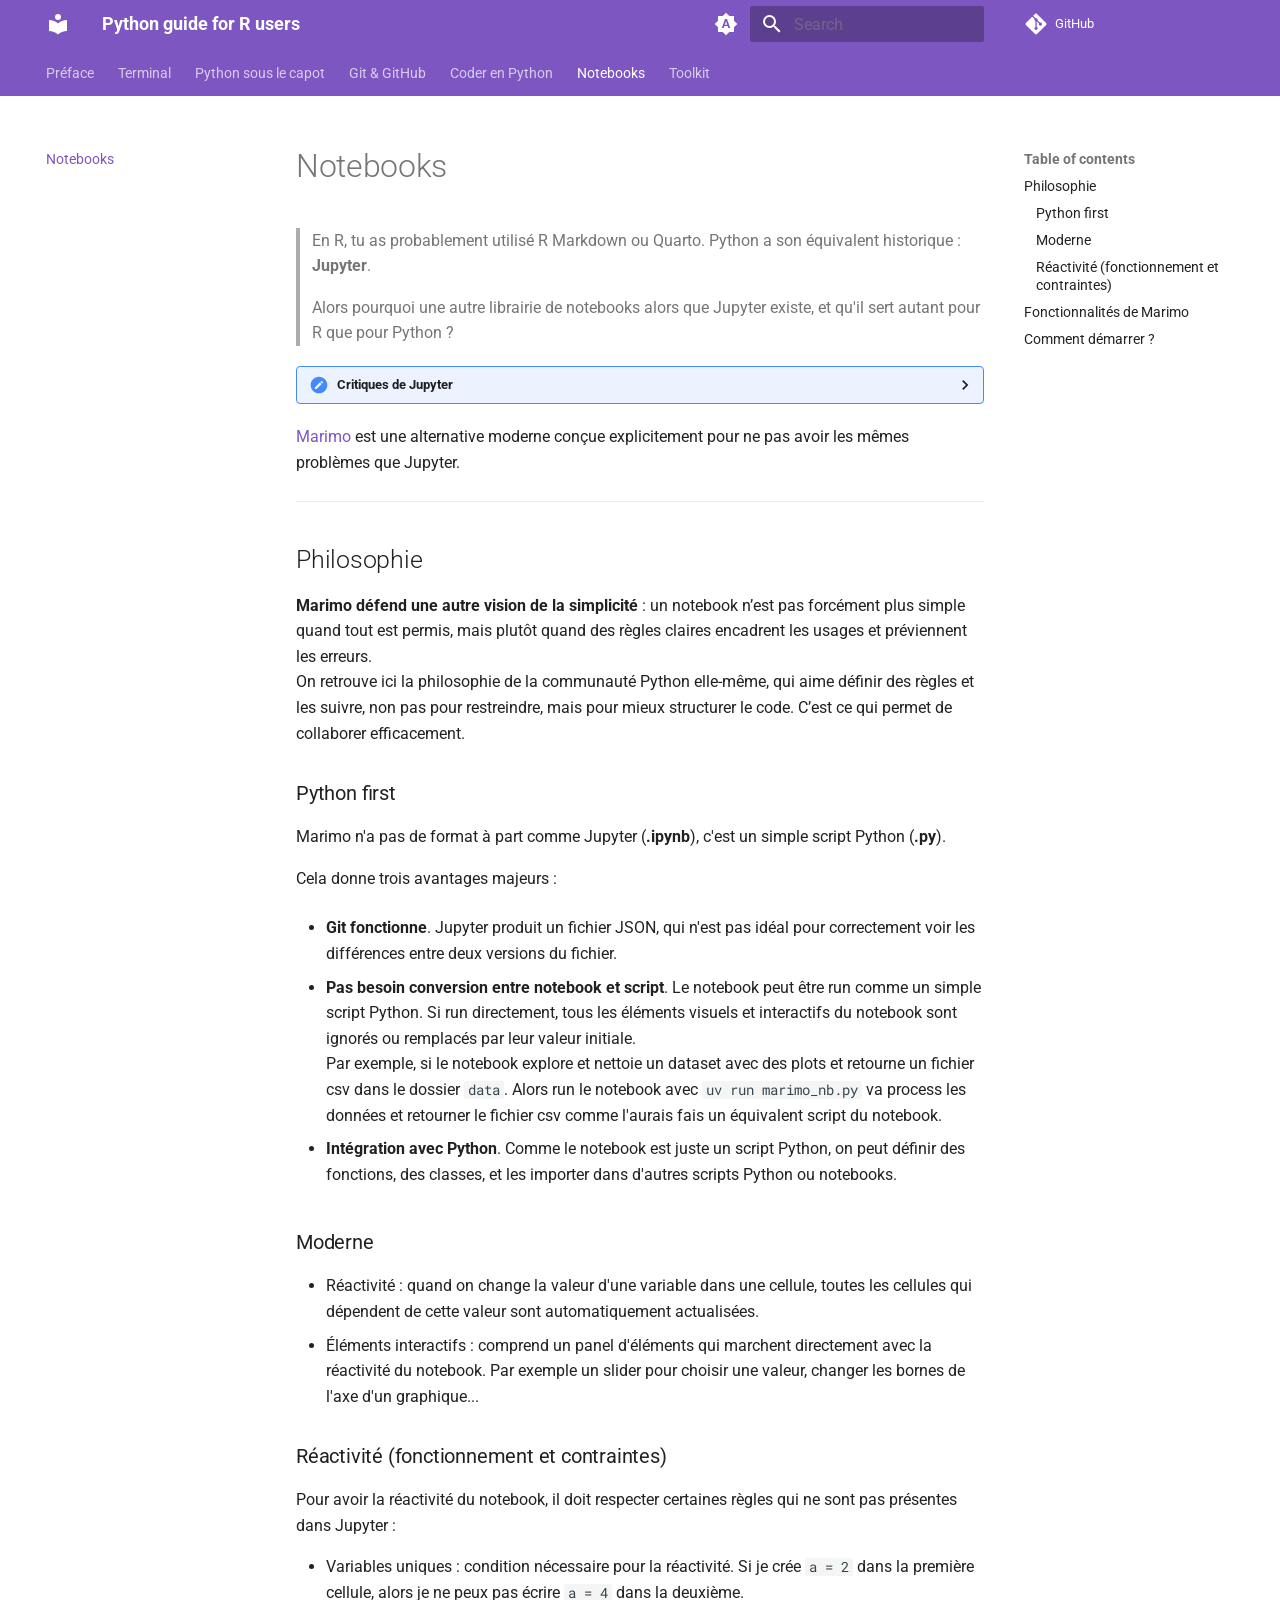
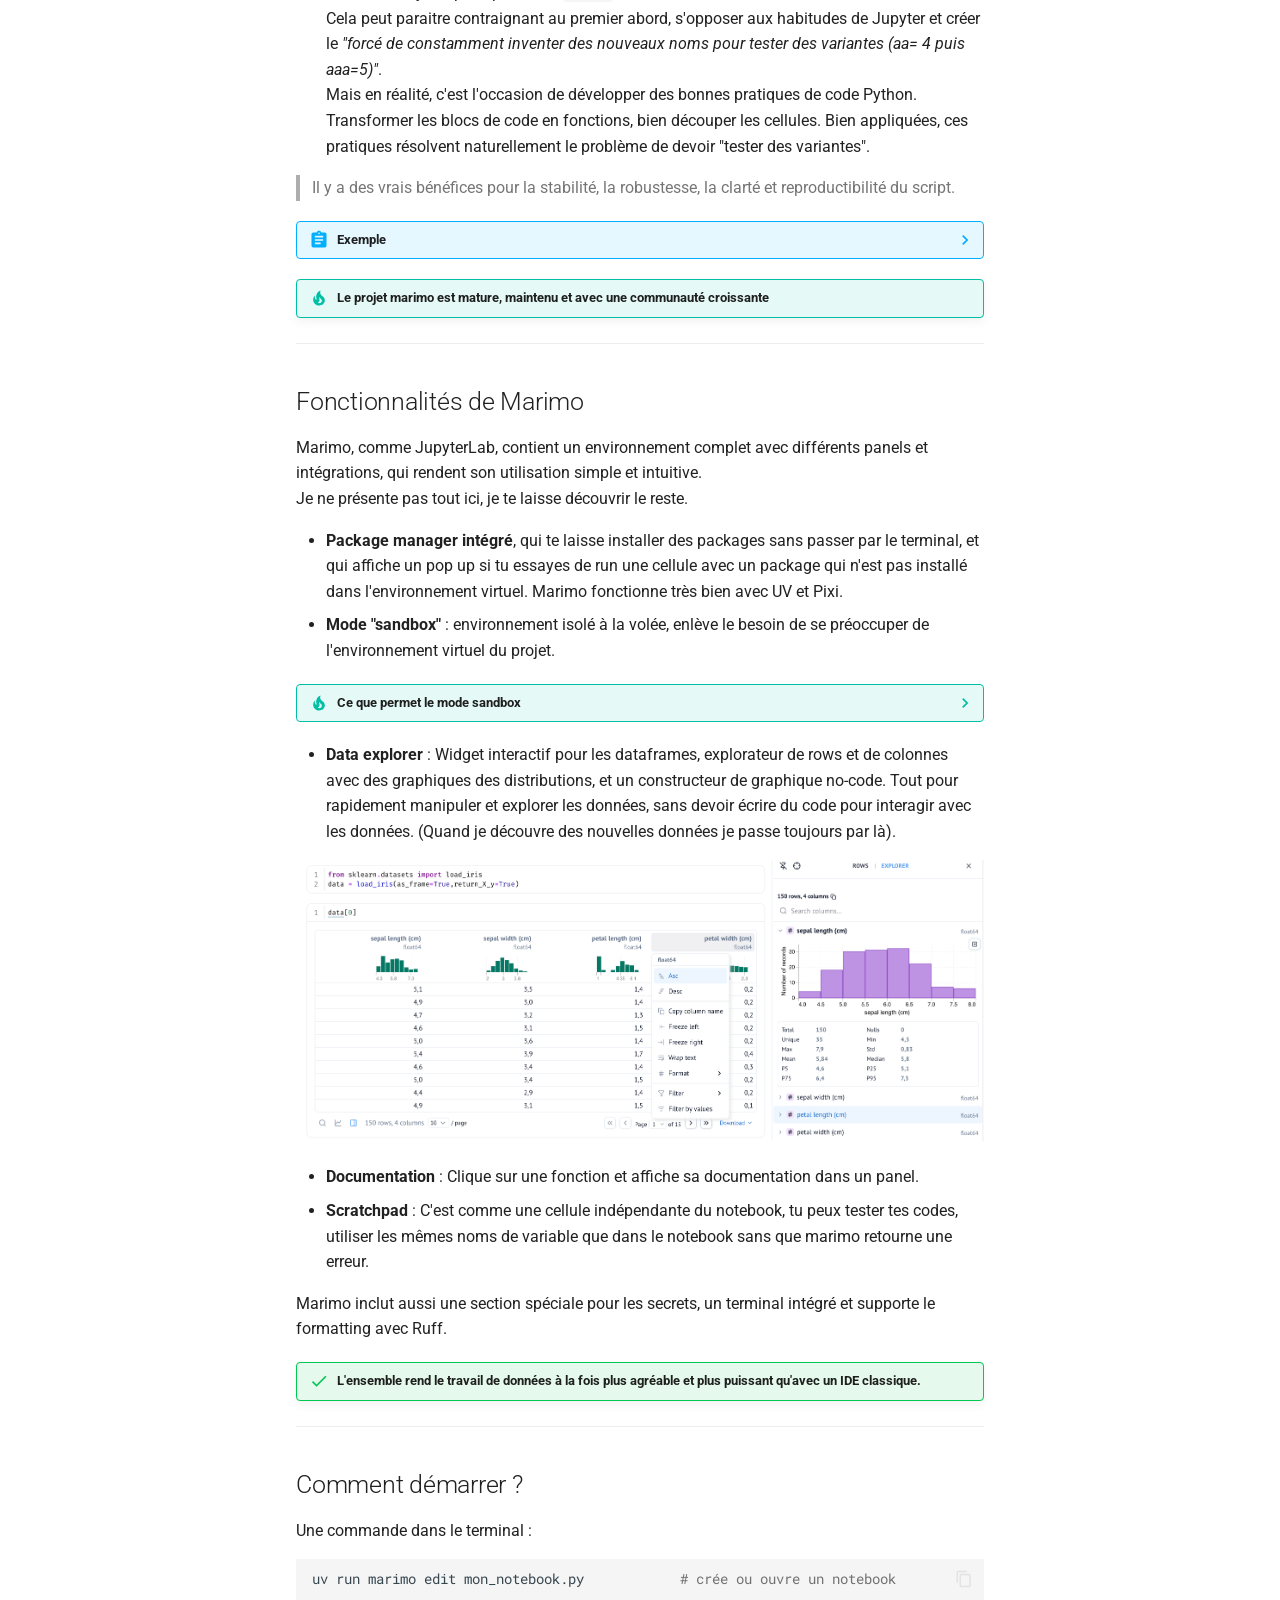
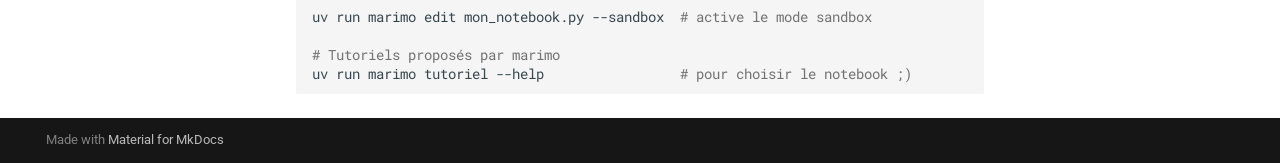
<file: notebooks/index.html>
<!doctype html>
<html lang="en" class="no-js">
  <head>
    
      <meta charset="utf-8">
      <meta name="viewport" content="width=device-width,initial-scale=1">
      
      
      
        <link rel="canonical" href="https://CalHenry.github.io/Python-guide-for-R-users/notebooks/">
      
      
        <link rel="prev" href="../coder_python/">
      
      
        <link rel="next" href="../toolkit/">
      
      
        
      
      
      <link rel="icon" href="../assets/images/favicon.png">
      <meta name="generator" content="mkdocs-1.6.1, mkdocs-material-9.7.6">
    
    
      
        <title>Notebooks - Python guide for R users</title>
      
    
    
      <link rel="stylesheet" href="../assets/stylesheets/main.484c7ddc.min.css">
      
        
        <link rel="stylesheet" href="../assets/stylesheets/palette.ab4e12ef.min.css">
      
      


    
    
      
    
    
      
        
        
        <link rel="preconnect" href="https://fonts.gstatic.com" crossorigin>
        <link rel="stylesheet" href="https://fonts.googleapis.com/css?family=Roboto:300,300i,400,400i,700,700i%7CRoboto+Mono:400,400i,700,700i&display=fallback">
        <style>:root{--md-text-font:"Roboto";--md-code-font:"Roboto Mono"}</style>
      
    
    
      <link rel="stylesheet" href="../css/extra.css">
    
    <script>__md_scope=new URL("..",location),__md_hash=e=>[...e].reduce(((e,_)=>(e<<5)-e+_.charCodeAt(0)),0),__md_get=(e,_=localStorage,t=__md_scope)=>JSON.parse(_.getItem(t.pathname+"."+e)),__md_set=(e,_,t=localStorage,a=__md_scope)=>{try{t.setItem(a.pathname+"."+e,JSON.stringify(_))}catch(e){}}</script>
    
      

    
    
  </head>
  
  
    
    
      
    
    
    
    
    <body dir="ltr" data-md-color-scheme="default" data-md-color-primary="indigo" data-md-color-accent="indigo">
  
    
    <input class="md-toggle" data-md-toggle="drawer" type="checkbox" id="__drawer" autocomplete="off">
    <input class="md-toggle" data-md-toggle="search" type="checkbox" id="__search" autocomplete="off">
    <label class="md-overlay" for="__drawer"></label>
    <div data-md-component="skip">
      
        
        <a href="#notebooks" class="md-skip">
          Skip to content
        </a>
      
    </div>
    <div data-md-component="announce">
      
    </div>
    
    
      

<header class="md-header" data-md-component="header">
  <nav class="md-header__inner md-grid" aria-label="Header">
    <a href=".." title="Python guide for R users" class="md-header__button md-logo" aria-label="Python guide for R users" data-md-component="logo">
      
  
  <svg xmlns="http://www.w3.org/2000/svg" viewBox="0 0 24 24"><path d="M12 8a3 3 0 0 0 3-3 3 3 0 0 0-3-3 3 3 0 0 0-3 3 3 3 0 0 0 3 3m0 3.54C9.64 9.35 6.5 8 3 8v11c3.5 0 6.64 1.35 9 3.54 2.36-2.19 5.5-3.54 9-3.54V8c-3.5 0-6.64 1.35-9 3.54"/></svg>

    </a>
    <label class="md-header__button md-icon" for="__drawer">
      
      <svg xmlns="http://www.w3.org/2000/svg" viewBox="0 0 24 24"><path d="M3 6h18v2H3zm0 5h18v2H3zm0 5h18v2H3z"/></svg>
    </label>
    <div class="md-header__title" data-md-component="header-title">
      <div class="md-header__ellipsis">
        <div class="md-header__topic">
          <span class="md-ellipsis">
            Python guide for R users
          </span>
        </div>
        <div class="md-header__topic" data-md-component="header-topic">
          <span class="md-ellipsis">
            
              Notebooks
            
          </span>
        </div>
      </div>
    </div>
    
      
        <form class="md-header__option" data-md-component="palette">
  
    
    
    
    <input class="md-option" data-md-color-media="(prefers-color-scheme)" data-md-color-scheme="default" data-md-color-primary="indigo" data-md-color-accent="indigo"  aria-label="Switch to light mode"  type="radio" name="__palette" id="__palette_0">
    
      <label class="md-header__button md-icon" title="Switch to light mode" for="__palette_1" hidden>
        <svg xmlns="http://www.w3.org/2000/svg" viewBox="0 0 24 24"><path d="m14.3 16-.7-2h-3.2l-.7 2H7.8L11 7h2l3.2 9zM20 8.69V4h-4.69L12 .69 8.69 4H4v4.69L.69 12 4 15.31V20h4.69L12 23.31 15.31 20H20v-4.69L23.31 12zm-9.15 3.96h2.3L12 9z"/></svg>
      </label>
    
  
    
    
    
    <input class="md-option" data-md-color-media="(prefers-color-scheme: light)" data-md-color-scheme="default" data-md-color-primary="deep-purple" data-md-color-accent="deep-purple"  aria-label="Switch to dark mode"  type="radio" name="__palette" id="__palette_1">
    
      <label class="md-header__button md-icon" title="Switch to dark mode" for="__palette_2" hidden>
        <svg xmlns="http://www.w3.org/2000/svg" viewBox="0 0 24 24"><path d="M12 8a4 4 0 0 0-4 4 4 4 0 0 0 4 4 4 4 0 0 0 4-4 4 4 0 0 0-4-4m0 10a6 6 0 0 1-6-6 6 6 0 0 1 6-6 6 6 0 0 1 6 6 6 6 0 0 1-6 6m8-9.31V4h-4.69L12 .69 8.69 4H4v4.69L.69 12 4 15.31V20h4.69L12 23.31 15.31 20H20v-4.69L23.31 12z"/></svg>
      </label>
    
  
    
    
    
    <input class="md-option" data-md-color-media="(prefers-color-scheme: dark)" data-md-color-scheme="slate" data-md-color-primary="deep-purple" data-md-color-accent="deep-purple"  aria-label="Switch to light mode"  type="radio" name="__palette" id="__palette_2">
    
      <label class="md-header__button md-icon" title="Switch to light mode" for="__palette_0" hidden>
        <svg xmlns="http://www.w3.org/2000/svg" viewBox="0 0 24 24"><path d="M12 18c-.89 0-1.74-.2-2.5-.55C11.56 16.5 13 14.42 13 12s-1.44-4.5-3.5-5.45C10.26 6.2 11.11 6 12 6a6 6 0 0 1 6 6 6 6 0 0 1-6 6m8-9.31V4h-4.69L12 .69 8.69 4H4v4.69L.69 12 4 15.31V20h4.69L12 23.31 15.31 20H20v-4.69L23.31 12z"/></svg>
      </label>
    
  
</form>
      
    
    
      <script>var palette=__md_get("__palette");if(palette&&palette.color){if("(prefers-color-scheme)"===palette.color.media){var media=matchMedia("(prefers-color-scheme: light)"),input=document.querySelector(media.matches?"[data-md-color-media='(prefers-color-scheme: light)']":"[data-md-color-media='(prefers-color-scheme: dark)']");palette.color.media=input.getAttribute("data-md-color-media"),palette.color.scheme=input.getAttribute("data-md-color-scheme"),palette.color.primary=input.getAttribute("data-md-color-primary"),palette.color.accent=input.getAttribute("data-md-color-accent")}for(var[key,value]of Object.entries(palette.color))document.body.setAttribute("data-md-color-"+key,value)}</script>
    
    
    
      
      
        <label class="md-header__button md-icon" for="__search">
          
          <svg xmlns="http://www.w3.org/2000/svg" viewBox="0 0 24 24"><path d="M9.5 3A6.5 6.5 0 0 1 16 9.5c0 1.61-.59 3.09-1.56 4.23l.27.27h.79l5 5-1.5 1.5-5-5v-.79l-.27-.27A6.52 6.52 0 0 1 9.5 16 6.5 6.5 0 0 1 3 9.5 6.5 6.5 0 0 1 9.5 3m0 2C7 5 5 7 5 9.5S7 14 9.5 14 14 12 14 9.5 12 5 9.5 5"/></svg>
        </label>
        <div class="md-search" data-md-component="search" role="dialog">
  <label class="md-search__overlay" for="__search"></label>
  <div class="md-search__inner" role="search">
    <form class="md-search__form" name="search">
      <input type="text" class="md-search__input" name="query" aria-label="Search" placeholder="Search" autocapitalize="off" autocorrect="off" autocomplete="off" spellcheck="false" data-md-component="search-query" required>
      <label class="md-search__icon md-icon" for="__search">
        
        <svg xmlns="http://www.w3.org/2000/svg" viewBox="0 0 24 24"><path d="M9.5 3A6.5 6.5 0 0 1 16 9.5c0 1.61-.59 3.09-1.56 4.23l.27.27h.79l5 5-1.5 1.5-5-5v-.79l-.27-.27A6.52 6.52 0 0 1 9.5 16 6.5 6.5 0 0 1 3 9.5 6.5 6.5 0 0 1 9.5 3m0 2C7 5 5 7 5 9.5S7 14 9.5 14 14 12 14 9.5 12 5 9.5 5"/></svg>
        
        <svg xmlns="http://www.w3.org/2000/svg" viewBox="0 0 24 24"><path d="M20 11v2H8l5.5 5.5-1.42 1.42L4.16 12l7.92-7.92L13.5 5.5 8 11z"/></svg>
      </label>
      <nav class="md-search__options" aria-label="Search">
        
        <button type="reset" class="md-search__icon md-icon" title="Clear" aria-label="Clear" tabindex="-1">
          
          <svg xmlns="http://www.w3.org/2000/svg" viewBox="0 0 24 24"><path d="M19 6.41 17.59 5 12 10.59 6.41 5 5 6.41 10.59 12 5 17.59 6.41 19 12 13.41 17.59 19 19 17.59 13.41 12z"/></svg>
        </button>
      </nav>
      
    </form>
    <div class="md-search__output">
      <div class="md-search__scrollwrap" tabindex="0" data-md-scrollfix>
        <div class="md-search-result" data-md-component="search-result">
          <div class="md-search-result__meta">
            Initializing search
          </div>
          <ol class="md-search-result__list" role="presentation"></ol>
        </div>
      </div>
    </div>
  </div>
</div>
      
    
    
      <div class="md-header__source">
        <a href="https://github.com/CalHenry/Python-guide-for-R-users" title="Go to repository" class="md-source" data-md-component="source">
  <div class="md-source__icon md-icon">
    
    <svg xmlns="http://www.w3.org/2000/svg" viewBox="0 0 448 512"><!--! Font Awesome Free 7.1.0 by @fontawesome - https://fontawesome.com License - https://fontawesome.com/license/free (Icons: CC BY 4.0, Fonts: SIL OFL 1.1, Code: MIT License) Copyright 2025 Fonticons, Inc.--><path d="M439.6 236.1 244 40.5c-5.4-5.5-12.8-8.5-20.4-8.5s-15 3-20.4 8.4L162.5 81l51.5 51.5c27.1-9.1 52.7 16.8 43.4 43.7l49.7 49.7c34.2-11.8 61.2 31 35.5 56.7-26.5 26.5-70.2-2.9-56-37.3L240.3 199v121.9c25.3 12.5 22.3 41.8 9.1 55-6.4 6.4-15.2 10.1-24.3 10.1s-17.8-3.6-24.3-10.1c-17.6-17.6-11.1-46.9 11.2-56v-123c-20.8-8.5-24.6-30.7-18.6-45L142.6 101 8.5 235.1C3 240.6 0 247.9 0 255.5s3 15 8.5 20.4l195.6 195.7c5.4 5.4 12.7 8.4 20.4 8.4s15-3 20.4-8.4l194.7-194.7c5.4-5.4 8.4-12.8 8.4-20.4s-3-15-8.4-20.4"/></svg>
  </div>
  <div class="md-source__repository">
    GitHub
  </div>
</a>
      </div>
    
  </nav>
  
</header>
    
    <div class="md-container" data-md-component="container">
      
      
        
          
            
<nav class="md-tabs" aria-label="Tabs" data-md-component="tabs">
  <div class="md-grid">
    <ul class="md-tabs__list">
      
        
  
  
  
  
    <li class="md-tabs__item">
      <a href=".." class="md-tabs__link">
        
  
  
    
  
  Préface

      </a>
    </li>
  

      
        
  
  
  
  
    <li class="md-tabs__item">
      <a href="../terminal/" class="md-tabs__link">
        
  
  
    
  
  Terminal

      </a>
    </li>
  

      
        
  
  
  
  
    <li class="md-tabs__item">
      <a href="../python/" class="md-tabs__link">
        
  
  
    
  
  Python sous le capot

      </a>
    </li>
  

      
        
  
  
  
  
    <li class="md-tabs__item">
      <a href="../git/" class="md-tabs__link">
        
  
  
    
  
  Git &amp; GitHub

      </a>
    </li>
  

      
        
  
  
  
  
    <li class="md-tabs__item">
      <a href="../coder_python/" class="md-tabs__link">
        
  
  
    
  
  Coder en Python

      </a>
    </li>
  

      
        
  
  
  
    
  
  
    <li class="md-tabs__item md-tabs__item--active">
      <a href="./" class="md-tabs__link">
        
  
  
    
  
  Notebooks

      </a>
    </li>
  

      
        
  
  
  
  
    <li class="md-tabs__item">
      <a href="../toolkit/" class="md-tabs__link">
        
  
  
    
  
  Toolkit

      </a>
    </li>
  

      
    </ul>
  </div>
</nav>
          
        
      
      <main class="md-main" data-md-component="main">
        <div class="md-main__inner md-grid">
          
            
              
              <div class="md-sidebar md-sidebar--primary" data-md-component="sidebar" data-md-type="navigation" >
                <div class="md-sidebar__scrollwrap">
                  <div class="md-sidebar__inner">
                    


  


<nav class="md-nav md-nav--primary md-nav--lifted" aria-label="Navigation" data-md-level="0">
  <label class="md-nav__title" for="__drawer">
    <a href=".." title="Python guide for R users" class="md-nav__button md-logo" aria-label="Python guide for R users" data-md-component="logo">
      
  
  <svg xmlns="http://www.w3.org/2000/svg" viewBox="0 0 24 24"><path d="M12 8a3 3 0 0 0 3-3 3 3 0 0 0-3-3 3 3 0 0 0-3 3 3 3 0 0 0 3 3m0 3.54C9.64 9.35 6.5 8 3 8v11c3.5 0 6.64 1.35 9 3.54 2.36-2.19 5.5-3.54 9-3.54V8c-3.5 0-6.64 1.35-9 3.54"/></svg>

    </a>
    Python guide for R users
  </label>
  
    <div class="md-nav__source">
      <a href="https://github.com/CalHenry/Python-guide-for-R-users" title="Go to repository" class="md-source" data-md-component="source">
  <div class="md-source__icon md-icon">
    
    <svg xmlns="http://www.w3.org/2000/svg" viewBox="0 0 448 512"><!--! Font Awesome Free 7.1.0 by @fontawesome - https://fontawesome.com License - https://fontawesome.com/license/free (Icons: CC BY 4.0, Fonts: SIL OFL 1.1, Code: MIT License) Copyright 2025 Fonticons, Inc.--><path d="M439.6 236.1 244 40.5c-5.4-5.5-12.8-8.5-20.4-8.5s-15 3-20.4 8.4L162.5 81l51.5 51.5c27.1-9.1 52.7 16.8 43.4 43.7l49.7 49.7c34.2-11.8 61.2 31 35.5 56.7-26.5 26.5-70.2-2.9-56-37.3L240.3 199v121.9c25.3 12.5 22.3 41.8 9.1 55-6.4 6.4-15.2 10.1-24.3 10.1s-17.8-3.6-24.3-10.1c-17.6-17.6-11.1-46.9 11.2-56v-123c-20.8-8.5-24.6-30.7-18.6-45L142.6 101 8.5 235.1C3 240.6 0 247.9 0 255.5s3 15 8.5 20.4l195.6 195.7c5.4 5.4 12.7 8.4 20.4 8.4s15-3 20.4-8.4l194.7-194.7c5.4-5.4 8.4-12.8 8.4-20.4s-3-15-8.4-20.4"/></svg>
  </div>
  <div class="md-source__repository">
    GitHub
  </div>
</a>
    </div>
  
  <ul class="md-nav__list" data-md-scrollfix>
    
      
      
  
  
  
  
    <li class="md-nav__item">
      <a href=".." class="md-nav__link">
        
  
  
  <span class="md-ellipsis">
    
  
    Préface
  

    
  </span>
  
  

      </a>
    </li>
  

    
      
      
  
  
  
  
    <li class="md-nav__item">
      <a href="../terminal/" class="md-nav__link">
        
  
  
  <span class="md-ellipsis">
    
  
    Terminal
  

    
  </span>
  
  

      </a>
    </li>
  

    
      
      
  
  
  
  
    <li class="md-nav__item">
      <a href="../python/" class="md-nav__link">
        
  
  
  <span class="md-ellipsis">
    
  
    Python sous le capot
  

    
  </span>
  
  

      </a>
    </li>
  

    
      
      
  
  
  
  
    <li class="md-nav__item">
      <a href="../git/" class="md-nav__link">
        
  
  
  <span class="md-ellipsis">
    
  
    Git &amp; GitHub
  

    
  </span>
  
  

      </a>
    </li>
  

    
      
      
  
  
  
  
    <li class="md-nav__item">
      <a href="../coder_python/" class="md-nav__link">
        
  
  
  <span class="md-ellipsis">
    
  
    Coder en Python
  

    
  </span>
  
  

      </a>
    </li>
  

    
      
      
  
  
    
  
  
  
    <li class="md-nav__item md-nav__item--active">
      
      <input class="md-nav__toggle md-toggle" type="checkbox" id="__toc">
      
      
        
      
      
        <label class="md-nav__link md-nav__link--active" for="__toc">
          
  
  
  <span class="md-ellipsis">
    
  
    Notebooks
  

    
  </span>
  
  

          <span class="md-nav__icon md-icon"></span>
        </label>
      
      <a href="./" class="md-nav__link md-nav__link--active">
        
  
  
  <span class="md-ellipsis">
    
  
    Notebooks
  

    
  </span>
  
  

      </a>
      
        

<nav class="md-nav md-nav--secondary" aria-label="Table of contents">
  
  
  
    
  
  
    <label class="md-nav__title" for="__toc">
      <span class="md-nav__icon md-icon"></span>
      Table of contents
    </label>
    <ul class="md-nav__list" data-md-component="toc" data-md-scrollfix>
      
        <li class="md-nav__item">
  <a href="#philosophie" class="md-nav__link">
    <span class="md-ellipsis">
      
        Philosophie
      
    </span>
  </a>
  
    <nav class="md-nav" aria-label="Philosophie">
      <ul class="md-nav__list">
        
          <li class="md-nav__item">
  <a href="#python-first" class="md-nav__link">
    <span class="md-ellipsis">
      
        Python first
      
    </span>
  </a>
  
</li>
        
          <li class="md-nav__item">
  <a href="#moderne" class="md-nav__link">
    <span class="md-ellipsis">
      
        Moderne
      
    </span>
  </a>
  
</li>
        
          <li class="md-nav__item">
  <a href="#reactivite-fonctionnement-et-contraintes" class="md-nav__link">
    <span class="md-ellipsis">
      
        Réactivité (fonctionnement et contraintes)
      
    </span>
  </a>
  
</li>
        
      </ul>
    </nav>
  
</li>
      
        <li class="md-nav__item">
  <a href="#fonctionnalites-de-marimo" class="md-nav__link">
    <span class="md-ellipsis">
      
        Fonctionnalités de Marimo
      
    </span>
  </a>
  
</li>
      
        <li class="md-nav__item">
  <a href="#comment-demarrer" class="md-nav__link">
    <span class="md-ellipsis">
      
        Comment démarrer ?
      
    </span>
  </a>
  
</li>
      
    </ul>
  
</nav>
      
    </li>
  

    
      
      
  
  
  
  
    <li class="md-nav__item">
      <a href="../toolkit/" class="md-nav__link">
        
  
  
  <span class="md-ellipsis">
    
  
    Toolkit
  

    
  </span>
  
  

      </a>
    </li>
  

    
  </ul>
</nav>
                  </div>
                </div>
              </div>
            
            
              
              <div class="md-sidebar md-sidebar--secondary" data-md-component="sidebar" data-md-type="toc" >
                <div class="md-sidebar__scrollwrap">
                  <div class="md-sidebar__inner">
                    

<nav class="md-nav md-nav--secondary" aria-label="Table of contents">
  
  
  
    
  
  
    <label class="md-nav__title" for="__toc">
      <span class="md-nav__icon md-icon"></span>
      Table of contents
    </label>
    <ul class="md-nav__list" data-md-component="toc" data-md-scrollfix>
      
        <li class="md-nav__item">
  <a href="#philosophie" class="md-nav__link">
    <span class="md-ellipsis">
      
        Philosophie
      
    </span>
  </a>
  
    <nav class="md-nav" aria-label="Philosophie">
      <ul class="md-nav__list">
        
          <li class="md-nav__item">
  <a href="#python-first" class="md-nav__link">
    <span class="md-ellipsis">
      
        Python first
      
    </span>
  </a>
  
</li>
        
          <li class="md-nav__item">
  <a href="#moderne" class="md-nav__link">
    <span class="md-ellipsis">
      
        Moderne
      
    </span>
  </a>
  
</li>
        
          <li class="md-nav__item">
  <a href="#reactivite-fonctionnement-et-contraintes" class="md-nav__link">
    <span class="md-ellipsis">
      
        Réactivité (fonctionnement et contraintes)
      
    </span>
  </a>
  
</li>
        
      </ul>
    </nav>
  
</li>
      
        <li class="md-nav__item">
  <a href="#fonctionnalites-de-marimo" class="md-nav__link">
    <span class="md-ellipsis">
      
        Fonctionnalités de Marimo
      
    </span>
  </a>
  
</li>
      
        <li class="md-nav__item">
  <a href="#comment-demarrer" class="md-nav__link">
    <span class="md-ellipsis">
      
        Comment démarrer ?
      
    </span>
  </a>
  
</li>
      
    </ul>
  
</nav>
                  </div>
                </div>
              </div>
            
          
          
            <div class="md-content" data-md-component="content">
              
              <article class="md-content__inner md-typeset">
                
                  


  
  


<h1 id="notebooks">Notebooks</h1>
<blockquote>
<p>En R, tu as probablement utilisé R Markdown ou Quarto. Python a son équivalent historique : <strong>Jupyter</strong>.</p>
<p>Alors pourquoi une autre librairie de notebooks alors que Jupyter existe, et qu'il sert autant pour R que pour Python ?</p>
</blockquote>
<details class="important">
<summary>Critiques de Jupyter</summary>
<p>Le notebook Jupyter est un outil où la <em>flexibilité</em> prime, c'est formidable pour l'exploration rapide, l'apprentissage ou le prototypage. Pourtant, cette liberté a un coût. Dès que le code gagne en complexité ou s’intègre à un workflow de production, elle se transforme en contrainte, minant la reproductibilité et favorisant les mauvaises pratiques de code.</p>
<ul>
<li>État caché et ordre d'exécution
Les cellules Jupyter peuvent être exécutées dans n'importe quel ordre, ce qui crée un problème subtil :
<div class="highlight"><pre><span></span><code><a id="__codelineno-0-1" name="__codelineno-0-1" href="#__codelineno-0-1"></a><span class="c1"># Cell 1</span>
<a id="__codelineno-0-2" name="__codelineno-0-2" href="#__codelineno-0-2"></a><span class="n">a</span> <span class="o">=</span> <span class="mi">10</span>
<a id="__codelineno-0-3" name="__codelineno-0-3" href="#__codelineno-0-3"></a><span class="c1"># Cell 2</span>
<a id="__codelineno-0-4" name="__codelineno-0-4" href="#__codelineno-0-4"></a><span class="n">b</span> <span class="o">=</span> <span class="n">a</span> <span class="o">*</span> <span class="mi">2</span>
<a id="__codelineno-0-5" name="__codelineno-0-5" href="#__codelineno-0-5"></a><span class="nb">print</span><span class="p">(</span><span class="n">b</span><span class="p">)</span>  <span class="c1"># affiche 20</span>
</code></pre></div></li>
</ul>
<p>Si je modifie <code>a = 5</code> dans la cellule 1 sans réexécuter la cellule 2, le notebook affiche toujours <code>b = 20</code>, une valeur qui ne correspond plus au code visible. C'est le <strong>hidden state</strong> : l'état réel du kernel diverge silencieusement de ce qu'on lit.  </p>
<p>Concrètement, ça mène à un pattern fréquent : les premières cellules tournent bien, on modifie des valeurs au fil de l'exploration, et à un moment le notebook retourne une erreur ou un résultat inattendu, sans qu'on sache exactement quelle combinaison de cellules avait produit le bon résultat.</p>
<ul>
<li>
<p>Reproductibilité :<br />
C'est la conséquence directe de l'état caché : relancer le même notebook du début à la fin peut produire des résultats différents de ceux affichés, voire planter. Ça demande une discipline constante pour s'assurer que les cellules sont dans le bon ordre et que les variables sont dans l'état attendu.</p>
</li>
<li>
<p>Git diff illisible :<br />
Le format <code>.ipynb</code> mélange code et outputs sérialisés en JSON, ce qui rend les diffs quasiment inexploitables pour une revue de code.</p>
</li>
</ul>
<p>S'inspirant de Jupyter et de ses problèmes, des alternatives ont vu le jour, proposant un outil moins permissif pour atténuer/retirer ces problèmes.</p>
</details>
<p><a href="https://marimo.io/">Marimo</a> est une alternative moderne conçue explicitement pour ne pas avoir les mêmes problèmes que Jupyter. </p>
<hr />
<h2 id="philosophie">Philosophie</h2>
<p><strong>Marimo défend une autre vision de la simplicité</strong> : un notebook n’est pas forcément plus simple quand tout est permis, mais plutôt quand des règles claires encadrent les usages et préviennent les erreurs. <br />
On retrouve ici la philosophie de la communauté Python elle-même, qui aime définir des règles et les suivre, non pas pour restreindre, mais pour mieux structurer le code. C’est ce qui permet de collaborer efficacement.</p>
<h3 id="python-first">Python first</h3>
<p>Marimo n'a pas de format à part comme Jupyter (<strong>.ipynb</strong>), c'est un simple script Python (<strong>.py</strong>).  </p>
<p>Cela donne trois avantages majeurs : </p>
<ul>
<li>
<p><strong>Git fonctionne</strong>. Jupyter produit un fichier JSON, qui n'est pas idéal pour correctement voir les différences entre deux versions du fichier.</p>
</li>
<li>
<p><strong>Pas besoin conversion entre notebook et script</strong>. Le notebook peut être run comme un simple script Python. Si run directement, tous les éléments visuels et interactifs du notebook sont ignorés ou remplacés par leur valeur initiale. <br />
Par exemple, si le notebook explore et nettoie un dataset avec des plots et retourne un fichier csv dans le dossier <code>data</code>. Alors run le notebook avec <code>uv run marimo_nb.py</code> va process les données et retourner le fichier csv comme l'aurais fais un équivalent script du notebook.</p>
</li>
<li>
<p><strong>Intégration avec Python</strong>. Comme le notebook est juste un script Python, on peut définir des fonctions, des classes, et les importer dans d'autres scripts Python ou notebooks. </p>
</li>
</ul>
<h3 id="moderne">Moderne</h3>
<ul>
<li>Réactivité : quand on change la valeur d'une variable dans une cellule, toutes les cellules qui dépendent de cette valeur sont automatiquement actualisées.</li>
<li>Éléments interactifs : comprend un panel d'éléments qui marchent directement avec la réactivité du notebook. Par exemple un slider pour choisir une valeur, changer les bornes de l'axe d'un graphique...</li>
</ul>
<h3 id="reactivite-fonctionnement-et-contraintes">Réactivité (fonctionnement et contraintes)</h3>
<p>Pour avoir la réactivité du notebook, il doit respecter certaines règles qui ne sont pas présentes dans Jupyter :</p>
<ul>
<li>Variables uniques : condition nécessaire pour la réactivité. Si je crée <code>a = 2</code> dans la première cellule, alors je ne peux pas écrire <code>a = 4</code> dans la deuxième.<br />
Cela peut paraitre contraignant au premier abord, s'opposer aux habitudes de Jupyter et créer le <em>"forcé de constamment inventer des nouveaux noms pour tester des variantes (aa= 4 puis aaa=5)"</em>. <br />
Mais en réalité, c'est l'occasion de développer des bonnes pratiques de code Python. Transformer les blocs de code en fonctions, bien découper les cellules. Bien appliquées, ces pratiques résolvent naturellement le problème de devoir "tester des variantes".  </li>
</ul>
<blockquote>
<p>Il y a des vrais bénéfices pour la stabilité, la robustesse, la clarté et reproductibilité du script.  </p>
</blockquote>
<details class="abstract">
<summary>Exemple</summary>
<p>Reprenons l'exemple du début du chapitre :</p>
<p><div class="highlight"><pre><span></span><code><a id="__codelineno-1-1" name="__codelineno-1-1" href="#__codelineno-1-1"></a><span class="c1"># Cell 1</span>
<a id="__codelineno-1-2" name="__codelineno-1-2" href="#__codelineno-1-2"></a><span class="n">a</span> <span class="o">=</span> <span class="mi">10</span>
<a id="__codelineno-1-3" name="__codelineno-1-3" href="#__codelineno-1-3"></a><span class="c1"># Cell 2</span>
<a id="__codelineno-1-4" name="__codelineno-1-4" href="#__codelineno-1-4"></a><span class="n">b</span> <span class="o">=</span> <span class="n">a</span> <span class="o">*</span> <span class="mi">2</span>
<a id="__codelineno-1-5" name="__codelineno-1-5" href="#__codelineno-1-5"></a><span class="nb">print</span><span class="p">(</span><span class="n">b</span><span class="p">)</span>  <span class="c1"># affiche 20</span>
</code></pre></div>
Si je change pour <code>a=5</code>, la cellule 2 va automatiquement s'actualiser avec la nouvelle valeur <code>b=10</code>. (Tu peux désactiver la réactivité automatique, dans ce cas la cellule 2 gagne une bordure rouge qui indique qu'elle n'est pas à jour avec le reste du notebook.)</p>
</details>
<div class="admonition tip">
<p class="admonition-title">Le projet marimo est mature, maintenu et avec une communauté croissante</p>
</div>
<hr />
<h2 id="fonctionnalites-de-marimo">Fonctionnalités de Marimo</h2>
<p>Marimo, comme JupyterLab, contient un environnement complet avec différents panels et intégrations, qui rendent son utilisation simple et intuitive.<br />
Je ne présente pas tout ici, je te laisse découvrir le reste.</p>
<ul>
<li><strong>Package manager intégré</strong>, qui te laisse installer des packages sans passer par le terminal, et qui affiche un pop up si tu essayes de run une cellule avec un package qui n'est pas installé dans l'environnement virtuel. Marimo fonctionne très bien avec UV et Pixi.</li>
<li><strong>Mode "sandbox"</strong> : environnement isolé à la volée, enlève le besoin de se préoccuper de l'environnement virtuel du projet. </li>
</ul>
<details class="tip">
<summary>Ce que permet le mode sandbox</summary>
<p>Le mode <em>sandbox</em> débloque des possibilités innovantes pour le <strong>partage</strong>, particulièrement à un public qui ne code pas.</p>
<p>Les notebooks marimo peuvent être exécutés directement dans le navigateur web (par le navigateur, oui oui, une instance de Python est exécutée à l'intérieur du navigateur, grâce à <a href="https://pyodide.org/en/stable/usage/quickstart.html">pyodide</a>). Il devient un notebook WebAssembly (<a href="https://docs.marimo.io/guides/wasm/?h=wasm">https://docs.marimo.io/guides/wasm/?h=wasm</a>).</p>
<p>Si tu partages un notebook wasm : </p>
<ul>
<li>
<p>Pas besoin d'installer Python</p>
</li>
<li>
<p>Pas besoin de gérer le déploiement et le backend. Il suffit de partager le notebook</p>
</li>
<li>
<p>Pas besoin de se connecter à une instance de Python qui run dans le cloud (elle run localement dans le navigateur)</p>
</li>
</ul>
<p>Pour être exécuté dans le navigateur, il faut que le notebook donne explicitement les packages dont il a besoin pour run.<br />
Le mode sandbox ajoute des lignes en haut du notebook :
<div class="highlight"><pre><span></span><code><a id="__codelineno-2-1" name="__codelineno-2-1" href="#__codelineno-2-1"></a><span class="c1"># /// script</span>
<a id="__codelineno-2-2" name="__codelineno-2-2" href="#__codelineno-2-2"></a><span class="c1"># requires-python = &quot;&gt;=3.12&quot;</span>
<a id="__codelineno-2-3" name="__codelineno-2-3" href="#__codelineno-2-3"></a><span class="c1"># dependencies = [</span>
<a id="__codelineno-2-4" name="__codelineno-2-4" href="#__codelineno-2-4"></a><span class="c1">#     &quot;ipython==9.11.0&quot;,</span>
<a id="__codelineno-2-5" name="__codelineno-2-5" href="#__codelineno-2-5"></a><span class="c1">#     &quot;marimo&gt;=0.21.1&quot;,</span>
<a id="__codelineno-2-6" name="__codelineno-2-6" href="#__codelineno-2-6"></a><span class="c1">#     &quot;matplotlib==3.10.8&quot;,</span>
<a id="__codelineno-2-7" name="__codelineno-2-7" href="#__codelineno-2-7"></a><span class="c1">#     &quot;numpy==2.4.3&quot;,</span>
<a id="__codelineno-2-8" name="__codelineno-2-8" href="#__codelineno-2-8"></a><span class="c1">#     &quot;polars==1.39.3&quot;,</span>
<a id="__codelineno-2-9" name="__codelineno-2-9" href="#__codelineno-2-9"></a><span class="c1"># ]</span>
<a id="__codelineno-2-10" name="__codelineno-2-10" href="#__codelineno-2-10"></a><span class="c1"># ///</span>
<a id="__codelineno-2-11" name="__codelineno-2-11" href="#__codelineno-2-11"></a><span class="o">...</span>
</code></pre></div>
Ces informations sont utilisées pour reproduire l'environnement du notebook.</p>
<p>Tout ce dont le notebook a besoin est contenu dans le script du notebook. Tu peux très simplement partager ton notebook d'analyse de données à ton collègue, ça t'a seulement demandé de rajouter le flag <code>--sandbox</code>.</p>
</details>
<ul>
<li><strong>Data explorer</strong> : Widget interactif pour les dataframes, explorateur de rows et de colonnes avec des graphiques des distributions, et un constructeur de graphique no-code. Tout pour rapidement manipuler et explorer les données, sans devoir écrire du code pour interagir avec les données. (Quand je découvre des nouvelles données je passe toujours par là).</li>
</ul>
<p><img alt="marimo_data_explorer" class="only-light" src="../screenshots/marimo_light.png" />
<img alt="marimo_data_explorer" class="only-dark" src="../screenshots/marimo_dark.png" /></p>
<ul>
<li><strong>Documentation</strong> : Clique sur une fonction et affiche sa documentation dans un panel.</li>
<li><strong>Scratchpad</strong> : C'est comme une cellule indépendante du notebook, tu peux tester tes codes, utiliser les mêmes noms de variable que dans le notebook sans que marimo retourne une erreur. </li>
</ul>
<p>Marimo inclut aussi une section spéciale pour les secrets, un terminal intégré et supporte le formatting avec Ruff.  </p>
<div class="admonition success">
<p class="admonition-title"><strong>L'ensemble rend le travail de données à la fois plus agréable et plus puissant qu'avec un IDE classique.</strong></p>
</div>
<hr />
<h2 id="comment-demarrer">Comment démarrer ?</h2>
<p>Une commande dans le terminal :
<div class="highlight"><pre><span></span><code><a id="__codelineno-3-1" name="__codelineno-3-1" href="#__codelineno-3-1"></a>uv<span class="w"> </span>run<span class="w"> </span>marimo<span class="w"> </span>edit<span class="w"> </span>mon_notebook.py<span class="w">            </span><span class="c1"># crée ou ouvre un notebook</span>
<a id="__codelineno-3-2" name="__codelineno-3-2" href="#__codelineno-3-2"></a>
<a id="__codelineno-3-3" name="__codelineno-3-3" href="#__codelineno-3-3"></a>uv<span class="w"> </span>run<span class="w"> </span>marimo<span class="w"> </span>edit<span class="w"> </span>mon_notebook.py<span class="w"> </span>--sandbox<span class="w">  </span><span class="c1"># active le mode sandbox</span>
<a id="__codelineno-3-4" name="__codelineno-3-4" href="#__codelineno-3-4"></a>
<a id="__codelineno-3-5" name="__codelineno-3-5" href="#__codelineno-3-5"></a><span class="c1"># Tutoriels proposés par marimo</span>
<a id="__codelineno-3-6" name="__codelineno-3-6" href="#__codelineno-3-6"></a>uv<span class="w"> </span>run<span class="w"> </span>marimo<span class="w"> </span>tutoriel<span class="w"> </span>--help<span class="w">                 </span><span class="c1"># pour choisir le notebook ;)</span>
</code></pre></div></p>












                
              </article>
            </div>
          
          
<script>var target=document.getElementById(location.hash.slice(1));target&&target.name&&(target.checked=target.name.startsWith("__tabbed_"))</script>
        </div>
        
          <button type="button" class="md-top md-icon" data-md-component="top" hidden>
  
  <svg xmlns="http://www.w3.org/2000/svg" viewBox="0 0 24 24"><path d="M13 20h-2V8l-5.5 5.5-1.42-1.42L12 4.16l7.92 7.92-1.42 1.42L13 8z"/></svg>
  Back to top
</button>
        
      </main>
      
        <footer class="md-footer">
  
  <div class="md-footer-meta md-typeset">
    <div class="md-footer-meta__inner md-grid">
      <div class="md-copyright">
  
  
    Made with
    <a href="https://squidfunk.github.io/mkdocs-material/" target="_blank" rel="noopener">
      Material for MkDocs
    </a>
  
</div>
      
    </div>
  </div>
</footer>
      
    </div>
    <div class="md-dialog" data-md-component="dialog">
      <div class="md-dialog__inner md-typeset"></div>
    </div>
    
    
    
      
      
      <script id="__config" type="application/json">{"annotate": null, "base": "..", "features": ["navigation.tabs", "navigation.top", "content.code.copy"], "search": "../assets/javascripts/workers/search.2c215733.min.js", "tags": null, "translations": {"clipboard.copied": "Copied to clipboard", "clipboard.copy": "Copy to clipboard", "search.result.more.one": "1 more on this page", "search.result.more.other": "# more on this page", "search.result.none": "No matching documents", "search.result.one": "1 matching document", "search.result.other": "# matching documents", "search.result.placeholder": "Type to start searching", "search.result.term.missing": "Missing", "select.version": "Select version"}, "version": null}</script>
    
    
      <script src="../assets/javascripts/bundle.79ae519e.min.js"></script>
      
    
  </body>
</html>
</file>
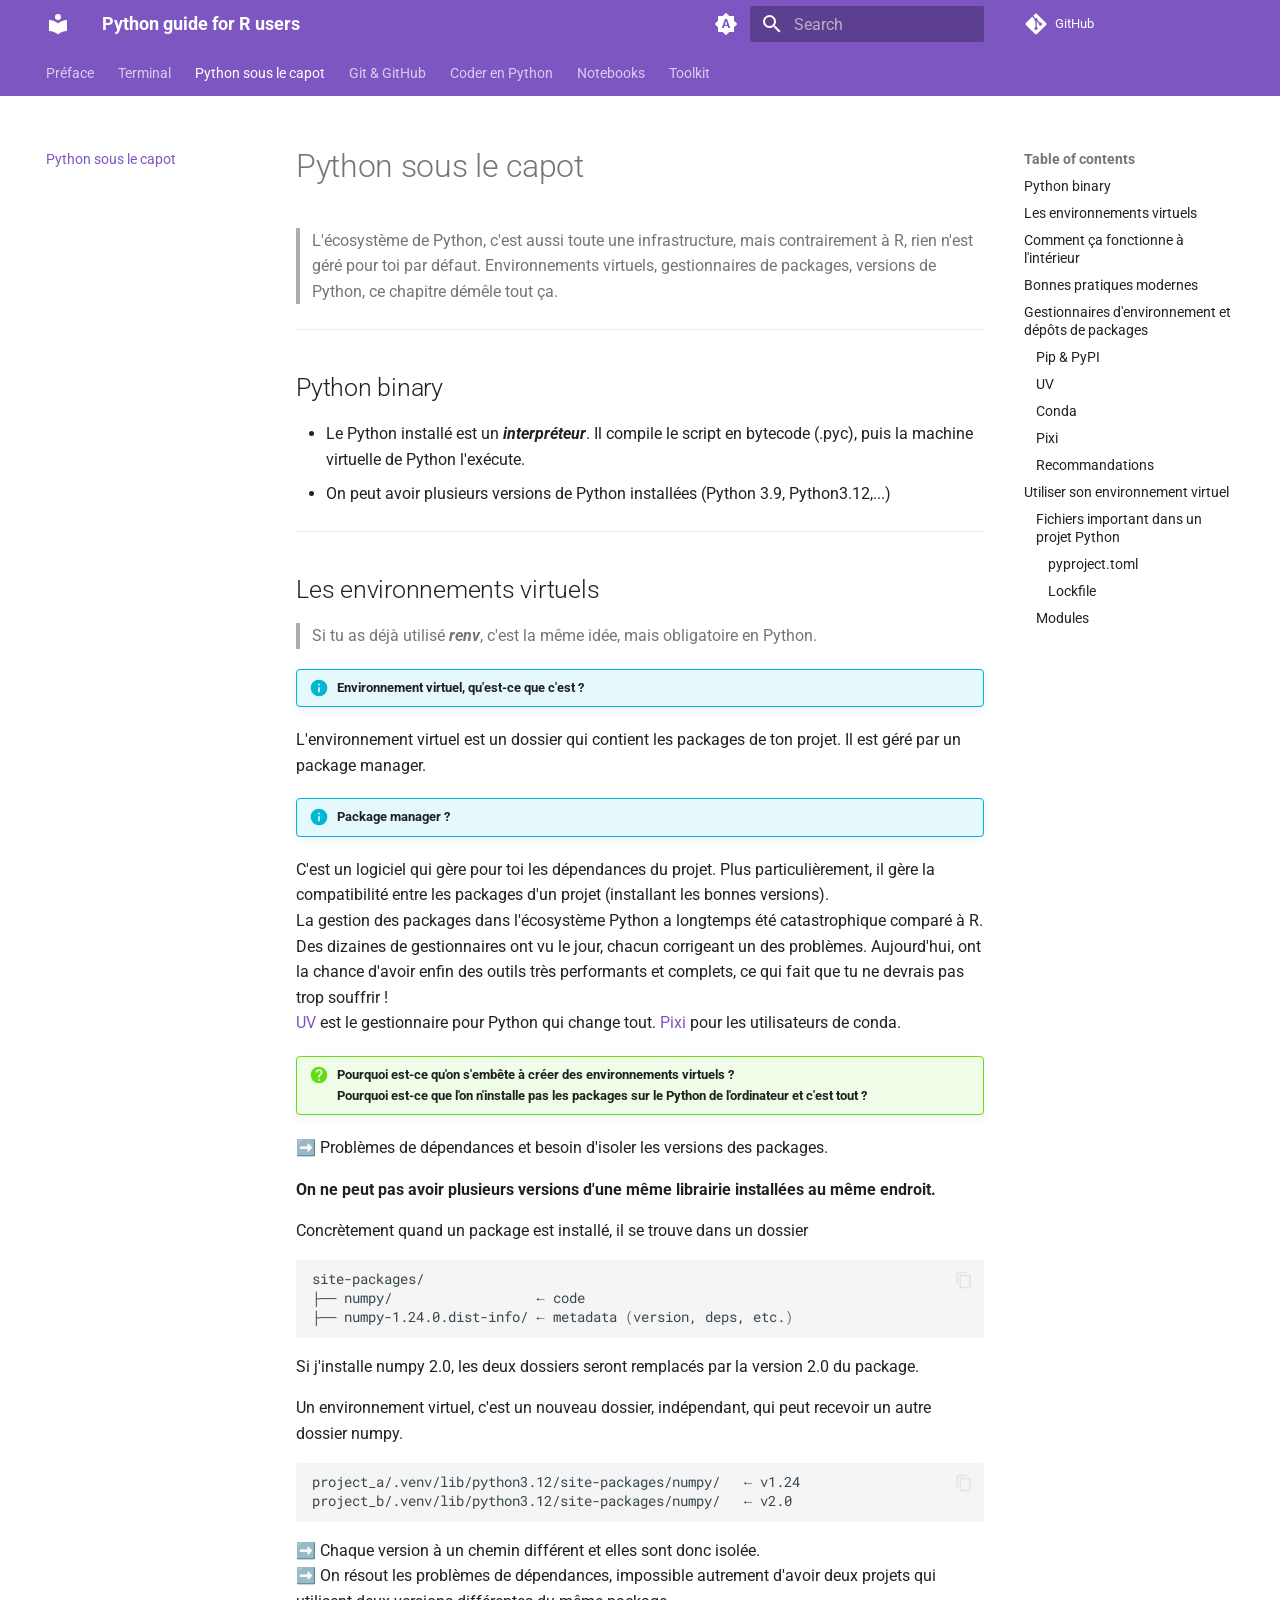
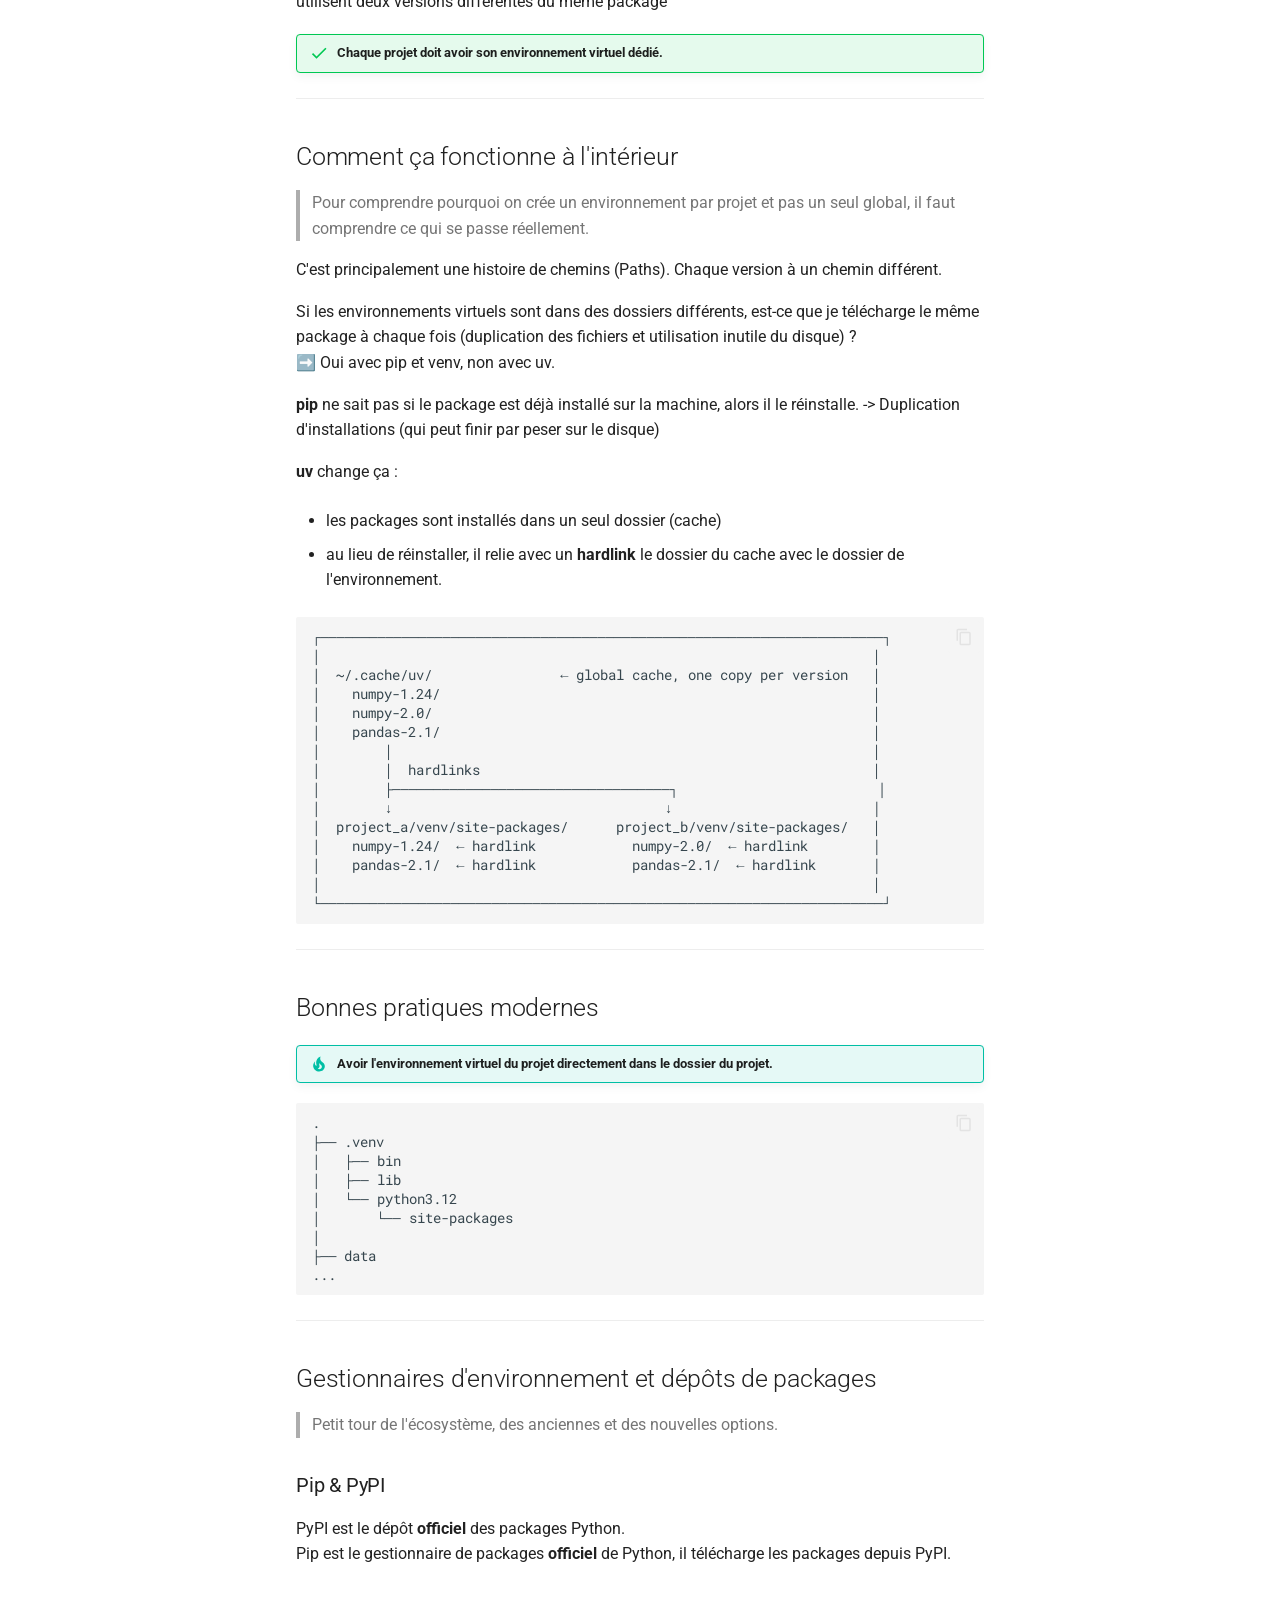
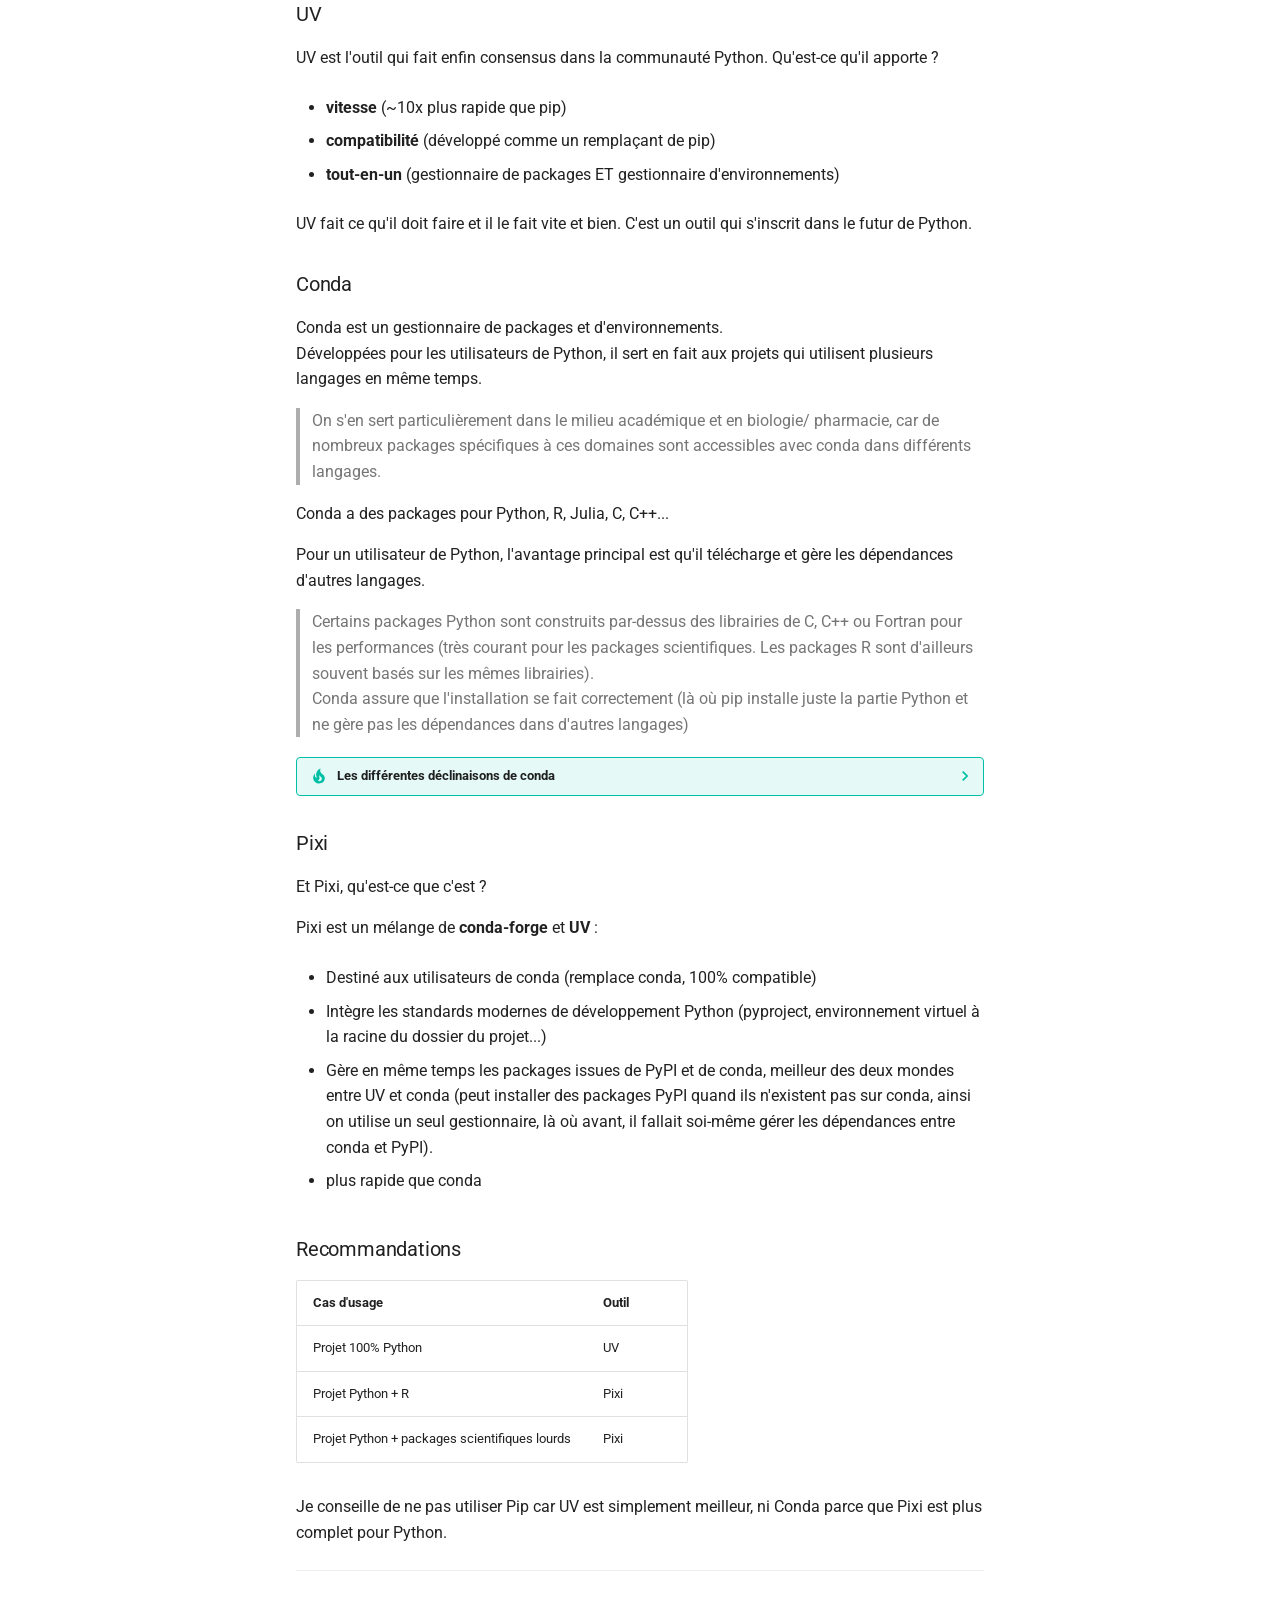
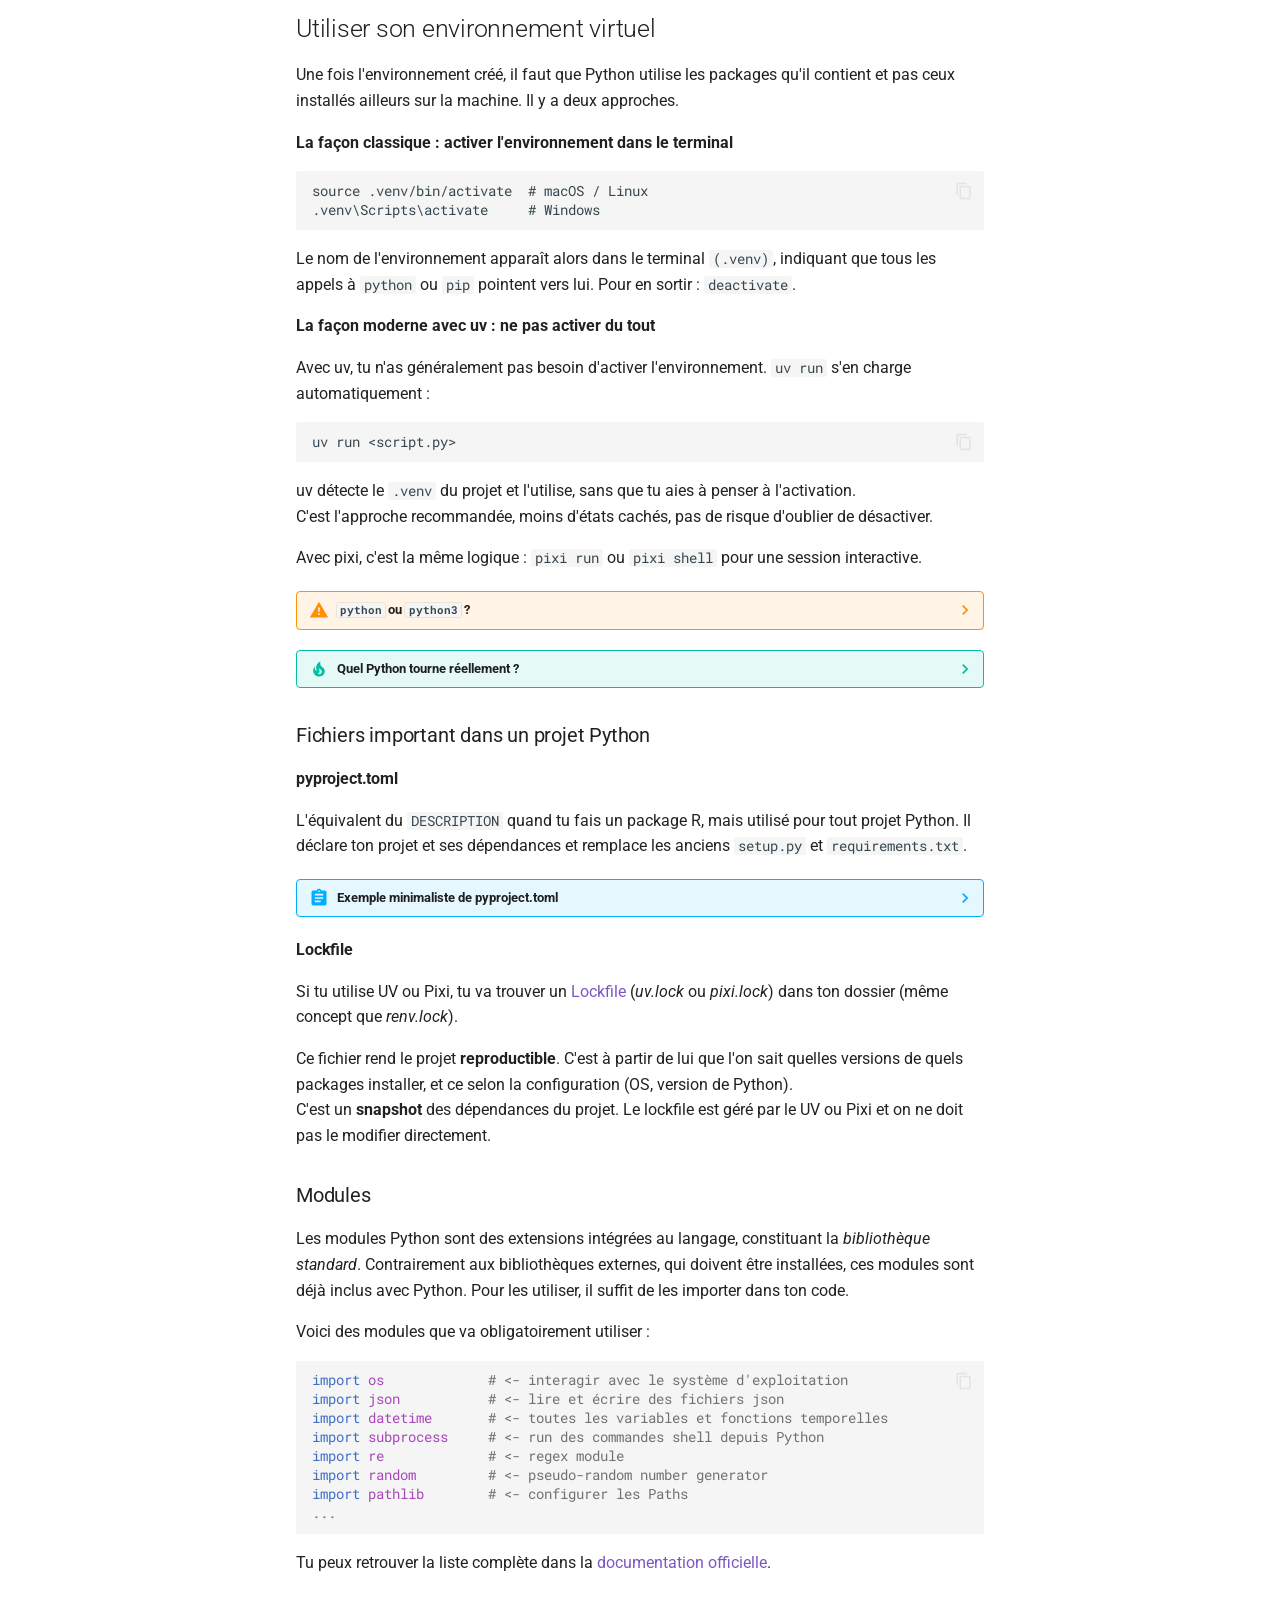
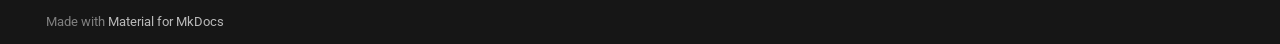
<file: python/index.html>
<!doctype html>
<html lang="en" class="no-js">
  <head>
    
      <meta charset="utf-8">
      <meta name="viewport" content="width=device-width,initial-scale=1">
      
      
      
        <link rel="canonical" href="https://CalHenry.github.io/Python-guide-for-R-users/python/">
      
      
        <link rel="prev" href="../terminal/">
      
      
        <link rel="next" href="../git/">
      
      
        
      
      
      <link rel="icon" href="../assets/images/favicon.png">
      <meta name="generator" content="mkdocs-1.6.1, mkdocs-material-9.7.6">
    
    
      
        <title>Python sous le capot - Python guide for R users</title>
      
    
    
      <link rel="stylesheet" href="../assets/stylesheets/main.484c7ddc.min.css">
      
        
        <link rel="stylesheet" href="../assets/stylesheets/palette.ab4e12ef.min.css">
      
      


    
    
      
    
    
      
        
        
        <link rel="preconnect" href="https://fonts.gstatic.com" crossorigin>
        <link rel="stylesheet" href="https://fonts.googleapis.com/css?family=Roboto:300,300i,400,400i,700,700i%7CRoboto+Mono:400,400i,700,700i&display=fallback">
        <style>:root{--md-text-font:"Roboto";--md-code-font:"Roboto Mono"}</style>
      
    
    
      <link rel="stylesheet" href="../css/extra.css">
    
    <script>__md_scope=new URL("..",location),__md_hash=e=>[...e].reduce(((e,_)=>(e<<5)-e+_.charCodeAt(0)),0),__md_get=(e,_=localStorage,t=__md_scope)=>JSON.parse(_.getItem(t.pathname+"."+e)),__md_set=(e,_,t=localStorage,a=__md_scope)=>{try{t.setItem(a.pathname+"."+e,JSON.stringify(_))}catch(e){}}</script>
    
      

    
    
  </head>
  
  
    
    
      
    
    
    
    
    <body dir="ltr" data-md-color-scheme="default" data-md-color-primary="indigo" data-md-color-accent="indigo">
  
    
    <input class="md-toggle" data-md-toggle="drawer" type="checkbox" id="__drawer" autocomplete="off">
    <input class="md-toggle" data-md-toggle="search" type="checkbox" id="__search" autocomplete="off">
    <label class="md-overlay" for="__drawer"></label>
    <div data-md-component="skip">
      
        
        <a href="#python-sous-le-capot" class="md-skip">
          Skip to content
        </a>
      
    </div>
    <div data-md-component="announce">
      
    </div>
    
    
      

<header class="md-header" data-md-component="header">
  <nav class="md-header__inner md-grid" aria-label="Header">
    <a href=".." title="Python guide for R users" class="md-header__button md-logo" aria-label="Python guide for R users" data-md-component="logo">
      
  
  <svg xmlns="http://www.w3.org/2000/svg" viewBox="0 0 24 24"><path d="M12 8a3 3 0 0 0 3-3 3 3 0 0 0-3-3 3 3 0 0 0-3 3 3 3 0 0 0 3 3m0 3.54C9.64 9.35 6.5 8 3 8v11c3.5 0 6.64 1.35 9 3.54 2.36-2.19 5.5-3.54 9-3.54V8c-3.5 0-6.64 1.35-9 3.54"/></svg>

    </a>
    <label class="md-header__button md-icon" for="__drawer">
      
      <svg xmlns="http://www.w3.org/2000/svg" viewBox="0 0 24 24"><path d="M3 6h18v2H3zm0 5h18v2H3zm0 5h18v2H3z"/></svg>
    </label>
    <div class="md-header__title" data-md-component="header-title">
      <div class="md-header__ellipsis">
        <div class="md-header__topic">
          <span class="md-ellipsis">
            Python guide for R users
          </span>
        </div>
        <div class="md-header__topic" data-md-component="header-topic">
          <span class="md-ellipsis">
            
              Python sous le capot
            
          </span>
        </div>
      </div>
    </div>
    
      
        <form class="md-header__option" data-md-component="palette">
  
    
    
    
    <input class="md-option" data-md-color-media="(prefers-color-scheme)" data-md-color-scheme="default" data-md-color-primary="indigo" data-md-color-accent="indigo"  aria-label="Switch to light mode"  type="radio" name="__palette" id="__palette_0">
    
      <label class="md-header__button md-icon" title="Switch to light mode" for="__palette_1" hidden>
        <svg xmlns="http://www.w3.org/2000/svg" viewBox="0 0 24 24"><path d="m14.3 16-.7-2h-3.2l-.7 2H7.8L11 7h2l3.2 9zM20 8.69V4h-4.69L12 .69 8.69 4H4v4.69L.69 12 4 15.31V20h4.69L12 23.31 15.31 20H20v-4.69L23.31 12zm-9.15 3.96h2.3L12 9z"/></svg>
      </label>
    
  
    
    
    
    <input class="md-option" data-md-color-media="(prefers-color-scheme: light)" data-md-color-scheme="default" data-md-color-primary="deep-purple" data-md-color-accent="deep-purple"  aria-label="Switch to dark mode"  type="radio" name="__palette" id="__palette_1">
    
      <label class="md-header__button md-icon" title="Switch to dark mode" for="__palette_2" hidden>
        <svg xmlns="http://www.w3.org/2000/svg" viewBox="0 0 24 24"><path d="M12 8a4 4 0 0 0-4 4 4 4 0 0 0 4 4 4 4 0 0 0 4-4 4 4 0 0 0-4-4m0 10a6 6 0 0 1-6-6 6 6 0 0 1 6-6 6 6 0 0 1 6 6 6 6 0 0 1-6 6m8-9.31V4h-4.69L12 .69 8.69 4H4v4.69L.69 12 4 15.31V20h4.69L12 23.31 15.31 20H20v-4.69L23.31 12z"/></svg>
      </label>
    
  
    
    
    
    <input class="md-option" data-md-color-media="(prefers-color-scheme: dark)" data-md-color-scheme="slate" data-md-color-primary="deep-purple" data-md-color-accent="deep-purple"  aria-label="Switch to light mode"  type="radio" name="__palette" id="__palette_2">
    
      <label class="md-header__button md-icon" title="Switch to light mode" for="__palette_0" hidden>
        <svg xmlns="http://www.w3.org/2000/svg" viewBox="0 0 24 24"><path d="M12 18c-.89 0-1.74-.2-2.5-.55C11.56 16.5 13 14.42 13 12s-1.44-4.5-3.5-5.45C10.26 6.2 11.11 6 12 6a6 6 0 0 1 6 6 6 6 0 0 1-6 6m8-9.31V4h-4.69L12 .69 8.69 4H4v4.69L.69 12 4 15.31V20h4.69L12 23.31 15.31 20H20v-4.69L23.31 12z"/></svg>
      </label>
    
  
</form>
      
    
    
      <script>var palette=__md_get("__palette");if(palette&&palette.color){if("(prefers-color-scheme)"===palette.color.media){var media=matchMedia("(prefers-color-scheme: light)"),input=document.querySelector(media.matches?"[data-md-color-media='(prefers-color-scheme: light)']":"[data-md-color-media='(prefers-color-scheme: dark)']");palette.color.media=input.getAttribute("data-md-color-media"),palette.color.scheme=input.getAttribute("data-md-color-scheme"),palette.color.primary=input.getAttribute("data-md-color-primary"),palette.color.accent=input.getAttribute("data-md-color-accent")}for(var[key,value]of Object.entries(palette.color))document.body.setAttribute("data-md-color-"+key,value)}</script>
    
    
    
      
      
        <label class="md-header__button md-icon" for="__search">
          
          <svg xmlns="http://www.w3.org/2000/svg" viewBox="0 0 24 24"><path d="M9.5 3A6.5 6.5 0 0 1 16 9.5c0 1.61-.59 3.09-1.56 4.23l.27.27h.79l5 5-1.5 1.5-5-5v-.79l-.27-.27A6.52 6.52 0 0 1 9.5 16 6.5 6.5 0 0 1 3 9.5 6.5 6.5 0 0 1 9.5 3m0 2C7 5 5 7 5 9.5S7 14 9.5 14 14 12 14 9.5 12 5 9.5 5"/></svg>
        </label>
        <div class="md-search" data-md-component="search" role="dialog">
  <label class="md-search__overlay" for="__search"></label>
  <div class="md-search__inner" role="search">
    <form class="md-search__form" name="search">
      <input type="text" class="md-search__input" name="query" aria-label="Search" placeholder="Search" autocapitalize="off" autocorrect="off" autocomplete="off" spellcheck="false" data-md-component="search-query" required>
      <label class="md-search__icon md-icon" for="__search">
        
        <svg xmlns="http://www.w3.org/2000/svg" viewBox="0 0 24 24"><path d="M9.5 3A6.5 6.5 0 0 1 16 9.5c0 1.61-.59 3.09-1.56 4.23l.27.27h.79l5 5-1.5 1.5-5-5v-.79l-.27-.27A6.52 6.52 0 0 1 9.5 16 6.5 6.5 0 0 1 3 9.5 6.5 6.5 0 0 1 9.5 3m0 2C7 5 5 7 5 9.5S7 14 9.5 14 14 12 14 9.5 12 5 9.5 5"/></svg>
        
        <svg xmlns="http://www.w3.org/2000/svg" viewBox="0 0 24 24"><path d="M20 11v2H8l5.5 5.5-1.42 1.42L4.16 12l7.92-7.92L13.5 5.5 8 11z"/></svg>
      </label>
      <nav class="md-search__options" aria-label="Search">
        
        <button type="reset" class="md-search__icon md-icon" title="Clear" aria-label="Clear" tabindex="-1">
          
          <svg xmlns="http://www.w3.org/2000/svg" viewBox="0 0 24 24"><path d="M19 6.41 17.59 5 12 10.59 6.41 5 5 6.41 10.59 12 5 17.59 6.41 19 12 13.41 17.59 19 19 17.59 13.41 12z"/></svg>
        </button>
      </nav>
      
    </form>
    <div class="md-search__output">
      <div class="md-search__scrollwrap" tabindex="0" data-md-scrollfix>
        <div class="md-search-result" data-md-component="search-result">
          <div class="md-search-result__meta">
            Initializing search
          </div>
          <ol class="md-search-result__list" role="presentation"></ol>
        </div>
      </div>
    </div>
  </div>
</div>
      
    
    
      <div class="md-header__source">
        <a href="https://github.com/CalHenry/Python-guide-for-R-users" title="Go to repository" class="md-source" data-md-component="source">
  <div class="md-source__icon md-icon">
    
    <svg xmlns="http://www.w3.org/2000/svg" viewBox="0 0 448 512"><!--! Font Awesome Free 7.1.0 by @fontawesome - https://fontawesome.com License - https://fontawesome.com/license/free (Icons: CC BY 4.0, Fonts: SIL OFL 1.1, Code: MIT License) Copyright 2025 Fonticons, Inc.--><path d="M439.6 236.1 244 40.5c-5.4-5.5-12.8-8.5-20.4-8.5s-15 3-20.4 8.4L162.5 81l51.5 51.5c27.1-9.1 52.7 16.8 43.4 43.7l49.7 49.7c34.2-11.8 61.2 31 35.5 56.7-26.5 26.5-70.2-2.9-56-37.3L240.3 199v121.9c25.3 12.5 22.3 41.8 9.1 55-6.4 6.4-15.2 10.1-24.3 10.1s-17.8-3.6-24.3-10.1c-17.6-17.6-11.1-46.9 11.2-56v-123c-20.8-8.5-24.6-30.7-18.6-45L142.6 101 8.5 235.1C3 240.6 0 247.9 0 255.5s3 15 8.5 20.4l195.6 195.7c5.4 5.4 12.7 8.4 20.4 8.4s15-3 20.4-8.4l194.7-194.7c5.4-5.4 8.4-12.8 8.4-20.4s-3-15-8.4-20.4"/></svg>
  </div>
  <div class="md-source__repository">
    GitHub
  </div>
</a>
      </div>
    
  </nav>
  
</header>
    
    <div class="md-container" data-md-component="container">
      
      
        
          
            
<nav class="md-tabs" aria-label="Tabs" data-md-component="tabs">
  <div class="md-grid">
    <ul class="md-tabs__list">
      
        
  
  
  
  
    <li class="md-tabs__item">
      <a href=".." class="md-tabs__link">
        
  
  
    
  
  Préface

      </a>
    </li>
  

      
        
  
  
  
  
    <li class="md-tabs__item">
      <a href="../terminal/" class="md-tabs__link">
        
  
  
    
  
  Terminal

      </a>
    </li>
  

      
        
  
  
  
    
  
  
    <li class="md-tabs__item md-tabs__item--active">
      <a href="./" class="md-tabs__link">
        
  
  
    
  
  Python sous le capot

      </a>
    </li>
  

      
        
  
  
  
  
    <li class="md-tabs__item">
      <a href="../git/" class="md-tabs__link">
        
  
  
    
  
  Git &amp; GitHub

      </a>
    </li>
  

      
        
  
  
  
  
    <li class="md-tabs__item">
      <a href="../coder_python/" class="md-tabs__link">
        
  
  
    
  
  Coder en Python

      </a>
    </li>
  

      
        
  
  
  
  
    <li class="md-tabs__item">
      <a href="../notebooks/" class="md-tabs__link">
        
  
  
    
  
  Notebooks

      </a>
    </li>
  

      
        
  
  
  
  
    <li class="md-tabs__item">
      <a href="../toolkit/" class="md-tabs__link">
        
  
  
    
  
  Toolkit

      </a>
    </li>
  

      
    </ul>
  </div>
</nav>
          
        
      
      <main class="md-main" data-md-component="main">
        <div class="md-main__inner md-grid">
          
            
              
              <div class="md-sidebar md-sidebar--primary" data-md-component="sidebar" data-md-type="navigation" >
                <div class="md-sidebar__scrollwrap">
                  <div class="md-sidebar__inner">
                    


  


<nav class="md-nav md-nav--primary md-nav--lifted" aria-label="Navigation" data-md-level="0">
  <label class="md-nav__title" for="__drawer">
    <a href=".." title="Python guide for R users" class="md-nav__button md-logo" aria-label="Python guide for R users" data-md-component="logo">
      
  
  <svg xmlns="http://www.w3.org/2000/svg" viewBox="0 0 24 24"><path d="M12 8a3 3 0 0 0 3-3 3 3 0 0 0-3-3 3 3 0 0 0-3 3 3 3 0 0 0 3 3m0 3.54C9.64 9.35 6.5 8 3 8v11c3.5 0 6.64 1.35 9 3.54 2.36-2.19 5.5-3.54 9-3.54V8c-3.5 0-6.64 1.35-9 3.54"/></svg>

    </a>
    Python guide for R users
  </label>
  
    <div class="md-nav__source">
      <a href="https://github.com/CalHenry/Python-guide-for-R-users" title="Go to repository" class="md-source" data-md-component="source">
  <div class="md-source__icon md-icon">
    
    <svg xmlns="http://www.w3.org/2000/svg" viewBox="0 0 448 512"><!--! Font Awesome Free 7.1.0 by @fontawesome - https://fontawesome.com License - https://fontawesome.com/license/free (Icons: CC BY 4.0, Fonts: SIL OFL 1.1, Code: MIT License) Copyright 2025 Fonticons, Inc.--><path d="M439.6 236.1 244 40.5c-5.4-5.5-12.8-8.5-20.4-8.5s-15 3-20.4 8.4L162.5 81l51.5 51.5c27.1-9.1 52.7 16.8 43.4 43.7l49.7 49.7c34.2-11.8 61.2 31 35.5 56.7-26.5 26.5-70.2-2.9-56-37.3L240.3 199v121.9c25.3 12.5 22.3 41.8 9.1 55-6.4 6.4-15.2 10.1-24.3 10.1s-17.8-3.6-24.3-10.1c-17.6-17.6-11.1-46.9 11.2-56v-123c-20.8-8.5-24.6-30.7-18.6-45L142.6 101 8.5 235.1C3 240.6 0 247.9 0 255.5s3 15 8.5 20.4l195.6 195.7c5.4 5.4 12.7 8.4 20.4 8.4s15-3 20.4-8.4l194.7-194.7c5.4-5.4 8.4-12.8 8.4-20.4s-3-15-8.4-20.4"/></svg>
  </div>
  <div class="md-source__repository">
    GitHub
  </div>
</a>
    </div>
  
  <ul class="md-nav__list" data-md-scrollfix>
    
      
      
  
  
  
  
    <li class="md-nav__item">
      <a href=".." class="md-nav__link">
        
  
  
  <span class="md-ellipsis">
    
  
    Préface
  

    
  </span>
  
  

      </a>
    </li>
  

    
      
      
  
  
  
  
    <li class="md-nav__item">
      <a href="../terminal/" class="md-nav__link">
        
  
  
  <span class="md-ellipsis">
    
  
    Terminal
  

    
  </span>
  
  

      </a>
    </li>
  

    
      
      
  
  
    
  
  
  
    <li class="md-nav__item md-nav__item--active">
      
      <input class="md-nav__toggle md-toggle" type="checkbox" id="__toc">
      
      
        
      
      
        <label class="md-nav__link md-nav__link--active" for="__toc">
          
  
  
  <span class="md-ellipsis">
    
  
    Python sous le capot
  

    
  </span>
  
  

          <span class="md-nav__icon md-icon"></span>
        </label>
      
      <a href="./" class="md-nav__link md-nav__link--active">
        
  
  
  <span class="md-ellipsis">
    
  
    Python sous le capot
  

    
  </span>
  
  

      </a>
      
        

<nav class="md-nav md-nav--secondary" aria-label="Table of contents">
  
  
  
    
  
  
    <label class="md-nav__title" for="__toc">
      <span class="md-nav__icon md-icon"></span>
      Table of contents
    </label>
    <ul class="md-nav__list" data-md-component="toc" data-md-scrollfix>
      
        <li class="md-nav__item">
  <a href="#python-binary" class="md-nav__link">
    <span class="md-ellipsis">
      
        Python binary
      
    </span>
  </a>
  
</li>
      
        <li class="md-nav__item">
  <a href="#les-environnements-virtuels" class="md-nav__link">
    <span class="md-ellipsis">
      
        Les environnements virtuels
      
    </span>
  </a>
  
</li>
      
        <li class="md-nav__item">
  <a href="#comment-ca-fonctionne-a-linterieur" class="md-nav__link">
    <span class="md-ellipsis">
      
        Comment ça fonctionne à l'intérieur
      
    </span>
  </a>
  
</li>
      
        <li class="md-nav__item">
  <a href="#bonnes-pratiques-modernes" class="md-nav__link">
    <span class="md-ellipsis">
      
        Bonnes pratiques modernes
      
    </span>
  </a>
  
</li>
      
        <li class="md-nav__item">
  <a href="#gestionnaires-denvironnement-et-depots-de-packages" class="md-nav__link">
    <span class="md-ellipsis">
      
        Gestionnaires d'environnement et dépôts de packages
      
    </span>
  </a>
  
    <nav class="md-nav" aria-label="Gestionnaires d&#39;environnement et dépôts de packages">
      <ul class="md-nav__list">
        
          <li class="md-nav__item">
  <a href="#pip-pypi" class="md-nav__link">
    <span class="md-ellipsis">
      
        Pip &amp; PyPI
      
    </span>
  </a>
  
</li>
        
          <li class="md-nav__item">
  <a href="#uv" class="md-nav__link">
    <span class="md-ellipsis">
      
        UV
      
    </span>
  </a>
  
</li>
        
          <li class="md-nav__item">
  <a href="#conda" class="md-nav__link">
    <span class="md-ellipsis">
      
        Conda
      
    </span>
  </a>
  
</li>
        
          <li class="md-nav__item">
  <a href="#pixi" class="md-nav__link">
    <span class="md-ellipsis">
      
        Pixi
      
    </span>
  </a>
  
</li>
        
          <li class="md-nav__item">
  <a href="#recommandations" class="md-nav__link">
    <span class="md-ellipsis">
      
        Recommandations
      
    </span>
  </a>
  
</li>
        
      </ul>
    </nav>
  
</li>
      
        <li class="md-nav__item">
  <a href="#utiliser-son-environnement-virtuel" class="md-nav__link">
    <span class="md-ellipsis">
      
        Utiliser son environnement virtuel
      
    </span>
  </a>
  
    <nav class="md-nav" aria-label="Utiliser son environnement virtuel">
      <ul class="md-nav__list">
        
          <li class="md-nav__item">
  <a href="#fichiers-important-dans-un-projet-python" class="md-nav__link">
    <span class="md-ellipsis">
      
        Fichiers important dans un projet Python
      
    </span>
  </a>
  
    <nav class="md-nav" aria-label="Fichiers important dans un projet Python">
      <ul class="md-nav__list">
        
          <li class="md-nav__item">
  <a href="#pyprojecttoml" class="md-nav__link">
    <span class="md-ellipsis">
      
        pyproject.toml
      
    </span>
  </a>
  
</li>
        
          <li class="md-nav__item">
  <a href="#lockfile" class="md-nav__link">
    <span class="md-ellipsis">
      
        Lockfile
      
    </span>
  </a>
  
</li>
        
      </ul>
    </nav>
  
</li>
        
          <li class="md-nav__item">
  <a href="#modules" class="md-nav__link">
    <span class="md-ellipsis">
      
        Modules
      
    </span>
  </a>
  
</li>
        
      </ul>
    </nav>
  
</li>
      
    </ul>
  
</nav>
      
    </li>
  

    
      
      
  
  
  
  
    <li class="md-nav__item">
      <a href="../git/" class="md-nav__link">
        
  
  
  <span class="md-ellipsis">
    
  
    Git &amp; GitHub
  

    
  </span>
  
  

      </a>
    </li>
  

    
      
      
  
  
  
  
    <li class="md-nav__item">
      <a href="../coder_python/" class="md-nav__link">
        
  
  
  <span class="md-ellipsis">
    
  
    Coder en Python
  

    
  </span>
  
  

      </a>
    </li>
  

    
      
      
  
  
  
  
    <li class="md-nav__item">
      <a href="../notebooks/" class="md-nav__link">
        
  
  
  <span class="md-ellipsis">
    
  
    Notebooks
  

    
  </span>
  
  

      </a>
    </li>
  

    
      
      
  
  
  
  
    <li class="md-nav__item">
      <a href="../toolkit/" class="md-nav__link">
        
  
  
  <span class="md-ellipsis">
    
  
    Toolkit
  

    
  </span>
  
  

      </a>
    </li>
  

    
  </ul>
</nav>
                  </div>
                </div>
              </div>
            
            
              
              <div class="md-sidebar md-sidebar--secondary" data-md-component="sidebar" data-md-type="toc" >
                <div class="md-sidebar__scrollwrap">
                  <div class="md-sidebar__inner">
                    

<nav class="md-nav md-nav--secondary" aria-label="Table of contents">
  
  
  
    
  
  
    <label class="md-nav__title" for="__toc">
      <span class="md-nav__icon md-icon"></span>
      Table of contents
    </label>
    <ul class="md-nav__list" data-md-component="toc" data-md-scrollfix>
      
        <li class="md-nav__item">
  <a href="#python-binary" class="md-nav__link">
    <span class="md-ellipsis">
      
        Python binary
      
    </span>
  </a>
  
</li>
      
        <li class="md-nav__item">
  <a href="#les-environnements-virtuels" class="md-nav__link">
    <span class="md-ellipsis">
      
        Les environnements virtuels
      
    </span>
  </a>
  
</li>
      
        <li class="md-nav__item">
  <a href="#comment-ca-fonctionne-a-linterieur" class="md-nav__link">
    <span class="md-ellipsis">
      
        Comment ça fonctionne à l'intérieur
      
    </span>
  </a>
  
</li>
      
        <li class="md-nav__item">
  <a href="#bonnes-pratiques-modernes" class="md-nav__link">
    <span class="md-ellipsis">
      
        Bonnes pratiques modernes
      
    </span>
  </a>
  
</li>
      
        <li class="md-nav__item">
  <a href="#gestionnaires-denvironnement-et-depots-de-packages" class="md-nav__link">
    <span class="md-ellipsis">
      
        Gestionnaires d'environnement et dépôts de packages
      
    </span>
  </a>
  
    <nav class="md-nav" aria-label="Gestionnaires d&#39;environnement et dépôts de packages">
      <ul class="md-nav__list">
        
          <li class="md-nav__item">
  <a href="#pip-pypi" class="md-nav__link">
    <span class="md-ellipsis">
      
        Pip &amp; PyPI
      
    </span>
  </a>
  
</li>
        
          <li class="md-nav__item">
  <a href="#uv" class="md-nav__link">
    <span class="md-ellipsis">
      
        UV
      
    </span>
  </a>
  
</li>
        
          <li class="md-nav__item">
  <a href="#conda" class="md-nav__link">
    <span class="md-ellipsis">
      
        Conda
      
    </span>
  </a>
  
</li>
        
          <li class="md-nav__item">
  <a href="#pixi" class="md-nav__link">
    <span class="md-ellipsis">
      
        Pixi
      
    </span>
  </a>
  
</li>
        
          <li class="md-nav__item">
  <a href="#recommandations" class="md-nav__link">
    <span class="md-ellipsis">
      
        Recommandations
      
    </span>
  </a>
  
</li>
        
      </ul>
    </nav>
  
</li>
      
        <li class="md-nav__item">
  <a href="#utiliser-son-environnement-virtuel" class="md-nav__link">
    <span class="md-ellipsis">
      
        Utiliser son environnement virtuel
      
    </span>
  </a>
  
    <nav class="md-nav" aria-label="Utiliser son environnement virtuel">
      <ul class="md-nav__list">
        
          <li class="md-nav__item">
  <a href="#fichiers-important-dans-un-projet-python" class="md-nav__link">
    <span class="md-ellipsis">
      
        Fichiers important dans un projet Python
      
    </span>
  </a>
  
    <nav class="md-nav" aria-label="Fichiers important dans un projet Python">
      <ul class="md-nav__list">
        
          <li class="md-nav__item">
  <a href="#pyprojecttoml" class="md-nav__link">
    <span class="md-ellipsis">
      
        pyproject.toml
      
    </span>
  </a>
  
</li>
        
          <li class="md-nav__item">
  <a href="#lockfile" class="md-nav__link">
    <span class="md-ellipsis">
      
        Lockfile
      
    </span>
  </a>
  
</li>
        
      </ul>
    </nav>
  
</li>
        
          <li class="md-nav__item">
  <a href="#modules" class="md-nav__link">
    <span class="md-ellipsis">
      
        Modules
      
    </span>
  </a>
  
</li>
        
      </ul>
    </nav>
  
</li>
      
    </ul>
  
</nav>
                  </div>
                </div>
              </div>
            
          
          
            <div class="md-content" data-md-component="content">
              
              <article class="md-content__inner md-typeset">
                
                  


  
  


<h1 id="python-sous-le-capot">Python sous le capot</h1>
<blockquote>
<p>L'écosystème de Python, c'est aussi toute une infrastructure, mais contrairement à R, rien n'est géré pour toi par défaut. Environnements virtuels, gestionnaires de packages, versions de Python, ce chapitre démêle tout ça.</p>
</blockquote>
<hr />
<h2 id="python-binary">Python binary</h2>
<ul>
<li>Le Python installé est un <strong><em>interpréteur</em></strong>. Il compile le script en bytecode (.pyc), puis la machine virtuelle de Python l'exécute.  </li>
<li>On peut avoir plusieurs versions de Python installées (Python 3.9, Python3.12,...)</li>
</ul>
<hr />
<h2 id="les-environnements-virtuels">Les environnements virtuels</h2>
<blockquote>
<p>Si tu as déjà utilisé <strong><em>renv</em></strong>, c'est la même idée, mais obligatoire en Python.</p>
</blockquote>
<div class="admonition info">
<p class="admonition-title">Environnement virtuel, qu'est-ce que c'est ?</p>
</div>
<p>L'environnement virtuel est un dossier qui contient les packages de ton projet. Il est géré par un package manager.</p>
<div class="admonition info">
<p class="admonition-title">Package manager ?</p>
</div>
<p>C'est un logiciel qui gère pour toi les dépendances du projet. Plus particulièrement, il gère la compatibilité entre les packages d'un projet (installant les bonnes versions).<br />
La gestion des packages dans l'écosystème Python a longtemps été catastrophique comparé à R. Des dizaines de gestionnaires ont vu le jour, chacun corrigeant un des problèmes. Aujourd'hui, ont la chance d'avoir enfin des outils très performants et complets, ce qui fait que tu ne devrais pas trop souffrir ! <br />
<a href="https://docs.astral.sh/uv/">UV</a> est le gestionnaire pour Python qui change tout. <a href="https://pixi.prefix.dev/latest/">Pixi</a> pour les utilisateurs de conda.</p>
<div class="admonition question">
<p class="admonition-title">Pourquoi est-ce qu'on s'embête à créer des environnements virtuels ?   <br> Pourquoi est-ce que l'on n'installe pas les packages sur le Python de l'ordinateur et c'est tout ?</p>
</div>
<p>➡️ Problèmes de dépendances et besoin d'isoler les versions des packages.</p>
<p><strong>On ne peut pas avoir plusieurs versions d'une même librairie installées au même endroit.</strong>  </p>
<p>Concrètement quand un package est installé, il se trouve dans un dossier 
<div class="highlight"><pre><span></span><code><a id="__codelineno-0-1" name="__codelineno-0-1" href="#__codelineno-0-1"></a>site-packages/
<a id="__codelineno-0-2" name="__codelineno-0-2" href="#__codelineno-0-2"></a>├──<span class="w"> </span>numpy/<span class="w">                  </span>←<span class="w"> </span>code
<a id="__codelineno-0-3" name="__codelineno-0-3" href="#__codelineno-0-3"></a>├──<span class="w"> </span>numpy-1.24.0.dist-info/<span class="w"> </span>←<span class="w"> </span>metadata<span class="w"> </span><span class="o">(</span>version,<span class="w"> </span>deps,<span class="w"> </span>etc.<span class="o">)</span>
</code></pre></div>
Si j'installe numpy 2.0, les deux dossiers seront remplacés par la version 2.0 du package.  </p>
<p>Un environnement virtuel, c'est un nouveau dossier, indépendant, qui peut recevoir un autre dossier numpy.</p>
<div class="highlight"><pre><span></span><code><a id="__codelineno-1-1" name="__codelineno-1-1" href="#__codelineno-1-1"></a>project_a/.venv/lib/python3.12/site-packages/numpy/<span class="w">   </span>←<span class="w"> </span>v1.24
<a id="__codelineno-1-2" name="__codelineno-1-2" href="#__codelineno-1-2"></a>project_b/.venv/lib/python3.12/site-packages/numpy/<span class="w">   </span>←<span class="w"> </span>v2.0
</code></pre></div>
<p>➡️ Chaque version à un chemin différent et elles sont donc isolée. <br />
➡️ On résout les problèmes de dépendances, impossible autrement d'avoir deux projets qui utilisent deux versions différentes du même package</p>
<div class="admonition success">
<p class="admonition-title">Chaque projet doit avoir son environnement virtuel dédié.</p>
</div>
<hr />
<h2 id="comment-ca-fonctionne-a-linterieur">Comment ça fonctionne à l'intérieur</h2>
<blockquote>
<p>Pour comprendre pourquoi on crée un environnement par projet et pas un seul global, il faut comprendre ce qui se passe réellement.</p>
</blockquote>
<p>C'est principalement une histoire de chemins (Paths). Chaque version à un chemin différent.  </p>
<p>Si les environnements virtuels sont dans des dossiers différents, est-ce que je télécharge le même package à chaque fois (duplication des fichiers et utilisation inutile du disque) ?<br />
➡️ Oui avec pip et venv, non avec uv.</p>
<p><strong>pip</strong> ne sait pas si le package est déjà installé sur la machine, alors il le réinstalle. -&gt; Duplication d'installations (qui peut finir par peser sur le disque)</p>
<p><strong>uv</strong> change ça :</p>
<ul>
<li>
<p>les packages sont installés dans un seul dossier (cache)</p>
</li>
<li>
<p>au lieu de réinstaller, il relie avec un <strong>hardlink</strong> le dossier du cache avec le dossier de l'environnement.</p>
</li>
</ul>
<div class="highlight"><pre><span></span><code><a id="__codelineno-2-1" name="__codelineno-2-1" href="#__codelineno-2-1"></a>┌─────────────────────────────────────────────────────────────────────┐
<a id="__codelineno-2-2" name="__codelineno-2-2" href="#__codelineno-2-2"></a>│                                                                     │
<a id="__codelineno-2-3" name="__codelineno-2-3" href="#__codelineno-2-3"></a>│  ~/.cache/uv/                ← global cache, one copy per version   │
<a id="__codelineno-2-4" name="__codelineno-2-4" href="#__codelineno-2-4"></a>│    numpy-1.24/                                                      │
<a id="__codelineno-2-5" name="__codelineno-2-5" href="#__codelineno-2-5"></a>│    numpy-2.0/                                                       │
<a id="__codelineno-2-6" name="__codelineno-2-6" href="#__codelineno-2-6"></a>│    pandas-2.1/                                                      │
<a id="__codelineno-2-7" name="__codelineno-2-7" href="#__codelineno-2-7"></a>│        │                                                            │
<a id="__codelineno-2-8" name="__codelineno-2-8" href="#__codelineno-2-8"></a>│        │  hardlinks                                                 │
<a id="__codelineno-2-9" name="__codelineno-2-9" href="#__codelineno-2-9"></a>│        ├──────────────────────────────────┐                         │
<a id="__codelineno-2-10" name="__codelineno-2-10" href="#__codelineno-2-10"></a>│        ↓                                  ↓                         │
<a id="__codelineno-2-11" name="__codelineno-2-11" href="#__codelineno-2-11"></a>│  project_a/venv/site-packages/      project_b/venv/site-packages/   │
<a id="__codelineno-2-12" name="__codelineno-2-12" href="#__codelineno-2-12"></a>│    numpy-1.24/  ← hardlink            numpy-2.0/  ← hardlink        │
<a id="__codelineno-2-13" name="__codelineno-2-13" href="#__codelineno-2-13"></a>│    pandas-2.1/  ← hardlink            pandas-2.1/  ← hardlink       │
<a id="__codelineno-2-14" name="__codelineno-2-14" href="#__codelineno-2-14"></a>│                                                                     │
<a id="__codelineno-2-15" name="__codelineno-2-15" href="#__codelineno-2-15"></a>└─────────────────────────────────────────────────────────────────────┘
</code></pre></div>
<hr />
<h2 id="bonnes-pratiques-modernes">Bonnes pratiques modernes</h2>
<div class="admonition tip">
<p class="admonition-title">Avoir l'environnement virtuel du projet directement dans le dossier du projet.</p>
</div>
<div class="highlight"><pre><span></span><code><a id="__codelineno-3-1" name="__codelineno-3-1" href="#__codelineno-3-1"></a>.
<a id="__codelineno-3-2" name="__codelineno-3-2" href="#__codelineno-3-2"></a>├──<span class="w"> </span>.venv
<a id="__codelineno-3-3" name="__codelineno-3-3" href="#__codelineno-3-3"></a>│<span class="w">   </span>├──<span class="w"> </span>bin
<a id="__codelineno-3-4" name="__codelineno-3-4" href="#__codelineno-3-4"></a>│<span class="w">   </span>├──<span class="w"> </span>lib
<a id="__codelineno-3-5" name="__codelineno-3-5" href="#__codelineno-3-5"></a>│<span class="w">   </span>└──<span class="w"> </span>python3.12
<a id="__codelineno-3-6" name="__codelineno-3-6" href="#__codelineno-3-6"></a>│<span class="w">       </span>└──<span class="w"> </span>site-packages
<a id="__codelineno-3-7" name="__codelineno-3-7" href="#__codelineno-3-7"></a>│
<a id="__codelineno-3-8" name="__codelineno-3-8" href="#__codelineno-3-8"></a>├──<span class="w"> </span>data
<a id="__codelineno-3-9" name="__codelineno-3-9" href="#__codelineno-3-9"></a>...
</code></pre></div>
<hr />
<h2 id="gestionnaires-denvironnement-et-depots-de-packages">Gestionnaires d'environnement et dépôts de packages</h2>
<blockquote>
<p>Petit tour de l'écosystème, des anciennes et des nouvelles options.</p>
</blockquote>
<h3 id="pip-pypi">Pip &amp; PyPI</h3>
<p>PyPI est le dépôt <strong>officiel</strong> des packages Python.<br />
Pip est le gestionnaire de packages <strong>officiel</strong> de Python, il télécharge les packages depuis PyPI.  </p>
<h3 id="uv">UV</h3>
<p>UV est l'outil qui fait enfin consensus dans la communauté Python. Qu'est-ce qu'il apporte ?</p>
<ul>
<li>
<p><strong>vitesse</strong> (~10x plus rapide que pip)</p>
</li>
<li>
<p><strong>compatibilité</strong> (développé comme un remplaçant de pip)</p>
</li>
<li>
<p><strong>tout-en-un</strong> (gestionnaire de packages ET gestionnaire d'environnements)</p>
</li>
</ul>
<p>UV fait ce qu'il doit faire et il le fait vite et bien. C'est un outil qui s'inscrit dans le futur de Python.</p>
<h3 id="conda">Conda</h3>
<p>Conda est un gestionnaire de packages et d'environnements. <br />
Développées pour les utilisateurs de Python, il sert en fait aux projets qui utilisent plusieurs langages en même temps.   </p>
<blockquote>
<p>On s'en sert particulièrement dans le milieu académique et en biologie/ pharmacie, car de nombreux packages spécifiques à ces domaines sont accessibles avec conda dans différents langages.  </p>
</blockquote>
<p>Conda a des packages pour Python, R, Julia, C, C++...</p>
<p>Pour un utilisateur de Python, l'avantage principal est qu'il télécharge et gère les dépendances d'autres langages.   </p>
<blockquote>
<p>Certains packages Python sont construits par-dessus des librairies de C, C++ ou Fortran pour les performances (très courant pour les packages scientifiques. Les packages R sont d'ailleurs souvent basés sur les mêmes librairies). <br />
Conda assure que l'installation se fait correctement (là où pip installe juste la partie Python et ne gère pas les dépendances dans d'autres langages)</p>
</blockquote>
<details class="tip">
<summary>Les différentes déclinaisons de conda</summary>
<ul>
<li><strong>Anaconda</strong> :  Distribution d'Anaconda (entreprise) de conda, avec de nombreux packages pré-installés (~3GB de packages d'après Wikipédia quand même !)</li>
<li><strong>miniconda</strong> : version allégée de conda</li>
<li><strong>conda</strong>-forge : dépôt communautaire de packages pour conda. Indépendant d'Anaconda (c'est la raison pour laquelle il existe, autrement, si Anaconda ferme et supprime son dépôt, on perd tous les packages conda et le moyen d'y accéder)</li>
<li><strong>miniforge</strong> : alternative à miniconda mais utilise uniquement les packages de conda-forge (encore une fois pour l'indépendance vis-à-vis d'Anaconda)</li>
</ul>
</details>
<h3 id="pixi">Pixi</h3>
<p>Et Pixi, qu'est-ce que c'est ?</p>
<p>Pixi est un mélange de <strong>conda-forge</strong> et <strong>UV</strong> :</p>
<ul>
<li>
<p>Destiné aux utilisateurs de conda (remplace conda, 100% compatible)</p>
</li>
<li>
<p>Intègre les standards modernes de développement Python (pyproject, environnement virtuel à la racine du dossier du projet...)</p>
</li>
<li>
<p>Gère en même temps les packages issues de PyPI et de conda, meilleur des deux mondes entre UV et conda (peut installer des packages PyPI quand ils n'existent pas sur conda, ainsi on utilise un seul gestionnaire, là où avant, il fallait soi-même gérer les dépendances entre conda et PyPI).</p>
</li>
<li>
<p>plus rapide que conda</p>
</li>
</ul>
<h3 id="recommandations">Recommandations</h3>
<table>
<thead>
<tr>
<th>Cas d'usage</th>
<th>Outil</th>
</tr>
</thead>
<tbody>
<tr>
<td>Projet 100% Python</td>
<td>UV</td>
</tr>
<tr>
<td>Projet Python + R</td>
<td>Pixi</td>
</tr>
<tr>
<td>Projet Python + packages scientifiques lourds</td>
<td>Pixi</td>
</tr>
</tbody>
</table>
<p>Je conseille de ne pas utiliser Pip car UV est simplement meilleur, ni Conda parce que Pixi est plus complet pour Python.</p>
<hr />
<h2 id="utiliser-son-environnement-virtuel">Utiliser son environnement virtuel</h2>
<p>Une fois l'environnement créé, il faut que Python utilise les packages qu'il contient 
et pas ceux installés ailleurs sur la machine. Il y a deux approches.</p>
<p><strong>La façon classique : activer l'environnement dans le terminal</strong>
<div class="highlight"><pre><span></span><code><a id="__codelineno-4-1" name="__codelineno-4-1" href="#__codelineno-4-1"></a>source .venv/bin/activate  # macOS / Linux
<a id="__codelineno-4-2" name="__codelineno-4-2" href="#__codelineno-4-2"></a>.venv\Scripts\activate     # Windows
</code></pre></div></p>
<p>Le nom de l'environnement apparaît alors dans le terminal <code>(.venv)</code>, 
indiquant que tous les appels à <code>python</code> ou <code>pip</code> pointent vers lui.
Pour en sortir : <code>deactivate</code>.</p>
<p><strong>La façon moderne avec uv : ne pas activer du tout</strong></p>
<p>Avec uv, tu n'as généralement pas besoin d'activer l'environnement. 
<code>uv run</code> s'en charge automatiquement :
<div class="highlight"><pre><span></span><code><a id="__codelineno-5-1" name="__codelineno-5-1" href="#__codelineno-5-1"></a>uv<span class="w"> </span>run<span class="w"> </span>&lt;script.py&gt;
</code></pre></div></p>
<p>uv détecte le <code>.venv</code> du projet et l'utilise, sans que tu aies à penser à l'activation. <br />
C'est l'approche recommandée, moins d'états cachés, pas de risque d'oublier de désactiver.</p>
<p>Avec pixi, c'est la même logique : <code>pixi run</code> ou <code>pixi shell</code> pour une session interactive.</p>
<details class="warning">
<summary><code>python</code> ou <code>python3</code> ?</summary>
<p>Python 2 est mort en 2020, remplacé par Python 3.
<div class="highlight"><pre><span></span><code><a id="__codelineno-6-1" name="__codelineno-6-1" href="#__codelineno-6-1"></a>python<span class="w"> </span>--version<span class="w">   </span><span class="c1"># peut retourner Python 2.x</span>
<a id="__codelineno-6-2" name="__codelineno-6-2" href="#__codelineno-6-2"></a>python3<span class="w"> </span>--version<span class="w">  </span><span class="c1"># retourne Python 3.x</span>
</code></pre></div></p>
<p>En pratique avec uv ou pixi, ce problème disparaît : ces outils gèrent eux-mêmes 
quelle version de Python est utilisée dans chaque projet, indépendamment 
de ce qui est installé sur ta machine. C'est une raison de plus de ne jamais 
appeler Python directement depuis le terminal sans passer par ton gestionnaire.</p>
</details>
<details class="tip">
<summary>Quel Python tourne réellement ?</summary>
<p>Avec plusieurs versions de Python et plusieurs environnements, il est facile de ne plus 
savoir lequel est actif. Quelques commandes utiles :
<div class="highlight"><pre><span></span><code><a id="__codelineno-7-1" name="__codelineno-7-1" href="#__codelineno-7-1"></a>which<span class="w"> </span>python<span class="w">          </span><span class="c1"># chemin de l&#39;interpréteur actif (macOS/Linux)</span>
<a id="__codelineno-7-2" name="__codelineno-7-2" href="#__codelineno-7-2"></a>where<span class="w"> </span>python<span class="w">          </span><span class="c1"># windows</span>
<a id="__codelineno-7-3" name="__codelineno-7-3" href="#__codelineno-7-3"></a>python<span class="w"> </span>--version<span class="w">      </span><span class="c1"># version active</span>
<a id="__codelineno-7-4" name="__codelineno-7-4" href="#__codelineno-7-4"></a>
<a id="__codelineno-7-5" name="__codelineno-7-5" href="#__codelineno-7-5"></a>uv<span class="w"> </span>python<span class="w"> </span>list<span class="w">        </span><span class="c1"># toutes les versions Python connues de uv</span>
</code></pre></div></p>
<p>La règle simple : si tu passes par <code>uv run</code> ou <code>pixi run</code>, tu n'as pas à vérifier, 
le bon Python est utilisé automatiquement. Le doute survient surtout quand on 
appelle <code>python</code> directement dans un terminal sans être sûr de l'environnement actif.</p>
</details>
<h3 id="fichiers-important-dans-un-projet-python">Fichiers important dans un projet Python</h3>
<h4 id="pyprojecttoml">pyproject.toml</h4>
<p>L'équivalent du <code>DESCRIPTION</code> quand tu fais un package R, mais utilisé pour tout projet Python. Il déclare ton projet et ses dépendances et remplace les anciens <code>setup.py</code> et <code>requirements.txt</code>.</p>
<details class="abstract">
<summary>Exemple minimaliste de pyproject.toml</summary>
<p><a href="https://packaging.python.org/en/latest/guides/writing-pyproject-toml/">pyproject.toml</a> est un standard <strong>officiel</strong> de l'écosystème Python.</p>
<div class="highlight"><pre><span></span><code><a id="__codelineno-8-1" name="__codelineno-8-1" href="#__codelineno-8-1"></a><span class="k">[project]</span>
<a id="__codelineno-8-2" name="__codelineno-8-2" href="#__codelineno-8-2"></a><span class="n">name</span><span class="w"> </span><span class="o">=</span><span class="w"> </span><span class="s2">&quot;mon-projet&quot;</span>
<a id="__codelineno-8-3" name="__codelineno-8-3" href="#__codelineno-8-3"></a><span class="n">version</span><span class="w"> </span><span class="o">=</span><span class="w"> </span><span class="s2">&quot;0.1.0&quot;</span>
<a id="__codelineno-8-4" name="__codelineno-8-4" href="#__codelineno-8-4"></a><span class="n">description</span><span class="w"> </span><span class="o">=</span><span class="w"> </span><span class="s2">&quot;Une courte description&quot;</span>
<a id="__codelineno-8-5" name="__codelineno-8-5" href="#__codelineno-8-5"></a><span class="n">readme</span><span class="w"> </span><span class="o">=</span><span class="w"> </span><span class="s2">&quot;README.md&quot;</span>
<a id="__codelineno-8-6" name="__codelineno-8-6" href="#__codelineno-8-6"></a><span class="n">requires-python</span><span class="w"> </span><span class="o">=</span><span class="w"> </span><span class="s2">&quot;&gt;=3.10&quot;</span>
<a id="__codelineno-8-7" name="__codelineno-8-7" href="#__codelineno-8-7"></a><span class="n">dependencies</span><span class="w"> </span><span class="o">=</span><span class="w"> </span><span class="p">[</span>
<a id="__codelineno-8-8" name="__codelineno-8-8" href="#__codelineno-8-8"></a><span class="w">    </span><span class="s2">&quot;numpy&gt;=1.24&quot;</span><span class="p">,</span>
<a id="__codelineno-8-9" name="__codelineno-8-9" href="#__codelineno-8-9"></a><span class="w">    </span><span class="s2">&quot;pandas&gt;=2.0&quot;</span><span class="p">,</span>
<a id="__codelineno-8-10" name="__codelineno-8-10" href="#__codelineno-8-10"></a><span class="p">]</span>
</code></pre></div>
</details>
<h4 id="lockfile">Lockfile</h4>
<p>Si tu utilise UV ou Pixi, tu va trouver un <a href="https://docs.astral.sh/uv/concepts/projects/layout/#the-lockfile">Lockfile</a> (<em>uv.lock</em> ou <em>pixi.lock</em>) dans ton dossier (même concept que <em>renv.lock</em>).</p>
<p>Ce fichier rend le projet <strong>reproductible</strong>. C'est à partir de lui que l'on sait quelles versions de quels packages installer, et ce selon la configuration (OS, version de Python). <br />
C'est un <strong>snapshot</strong> des dépendances du projet.
Le lockfile est géré par le UV ou Pixi et on ne doit pas le modifier directement.</p>
<h3 id="modules">Modules</h3>
<p>Les modules Python sont des extensions intégrées au langage, constituant la <em>bibliothèque standard</em>. Contrairement aux bibliothèques externes, qui doivent être installées, ces modules sont déjà inclus avec Python. Pour les utiliser, il suffit de les importer dans ton code.</p>
<p>Voici des modules que va obligatoirement utiliser :
<div class="highlight"><pre><span></span><code><a id="__codelineno-9-1" name="__codelineno-9-1" href="#__codelineno-9-1"></a><span class="kn">import</span><span class="w"> </span><span class="nn">os</span>             <span class="c1"># &lt;- interagir avec le système d&#39;exploitation</span>
<a id="__codelineno-9-2" name="__codelineno-9-2" href="#__codelineno-9-2"></a><span class="kn">import</span><span class="w"> </span><span class="nn">json</span>           <span class="c1"># &lt;- lire et écrire des fichiers json</span>
<a id="__codelineno-9-3" name="__codelineno-9-3" href="#__codelineno-9-3"></a><span class="kn">import</span><span class="w"> </span><span class="nn">datetime</span>       <span class="c1"># &lt;- toutes les variables et fonctions temporelles</span>
<a id="__codelineno-9-4" name="__codelineno-9-4" href="#__codelineno-9-4"></a><span class="kn">import</span><span class="w"> </span><span class="nn">subprocess</span>     <span class="c1"># &lt;- run des commandes shell depuis Python</span>
<a id="__codelineno-9-5" name="__codelineno-9-5" href="#__codelineno-9-5"></a><span class="kn">import</span><span class="w"> </span><span class="nn">re</span>             <span class="c1"># &lt;- regex module</span>
<a id="__codelineno-9-6" name="__codelineno-9-6" href="#__codelineno-9-6"></a><span class="kn">import</span><span class="w"> </span><span class="nn">random</span>         <span class="c1"># &lt;- pseudo-random number generator</span>
<a id="__codelineno-9-7" name="__codelineno-9-7" href="#__codelineno-9-7"></a><span class="kn">import</span><span class="w"> </span><span class="nn">pathlib</span>        <span class="c1"># &lt;- configurer les Paths</span>
<a id="__codelineno-9-8" name="__codelineno-9-8" href="#__codelineno-9-8"></a><span class="o">...</span>
</code></pre></div></p>
<p>Tu peux retrouver la liste complète dans la <a href="https://docs.python.org/3/library/index.html">documentation officielle</a>.</p>












                
              </article>
            </div>
          
          
<script>var target=document.getElementById(location.hash.slice(1));target&&target.name&&(target.checked=target.name.startsWith("__tabbed_"))</script>
        </div>
        
          <button type="button" class="md-top md-icon" data-md-component="top" hidden>
  
  <svg xmlns="http://www.w3.org/2000/svg" viewBox="0 0 24 24"><path d="M13 20h-2V8l-5.5 5.5-1.42-1.42L12 4.16l7.92 7.92-1.42 1.42L13 8z"/></svg>
  Back to top
</button>
        
      </main>
      
        <footer class="md-footer">
  
  <div class="md-footer-meta md-typeset">
    <div class="md-footer-meta__inner md-grid">
      <div class="md-copyright">
  
  
    Made with
    <a href="https://squidfunk.github.io/mkdocs-material/" target="_blank" rel="noopener">
      Material for MkDocs
    </a>
  
</div>
      
    </div>
  </div>
</footer>
      
    </div>
    <div class="md-dialog" data-md-component="dialog">
      <div class="md-dialog__inner md-typeset"></div>
    </div>
    
    
    
      
      
      <script id="__config" type="application/json">{"annotate": null, "base": "..", "features": ["navigation.tabs", "navigation.top", "content.code.copy"], "search": "../assets/javascripts/workers/search.2c215733.min.js", "tags": null, "translations": {"clipboard.copied": "Copied to clipboard", "clipboard.copy": "Copy to clipboard", "search.result.more.one": "1 more on this page", "search.result.more.other": "# more on this page", "search.result.none": "No matching documents", "search.result.one": "1 matching document", "search.result.other": "# matching documents", "search.result.placeholder": "Type to start searching", "search.result.term.missing": "Missing", "select.version": "Select version"}, "version": null}</script>
    
    
      <script src="../assets/javascripts/bundle.79ae519e.min.js"></script>
      
    
  </body>
</html>
</file>
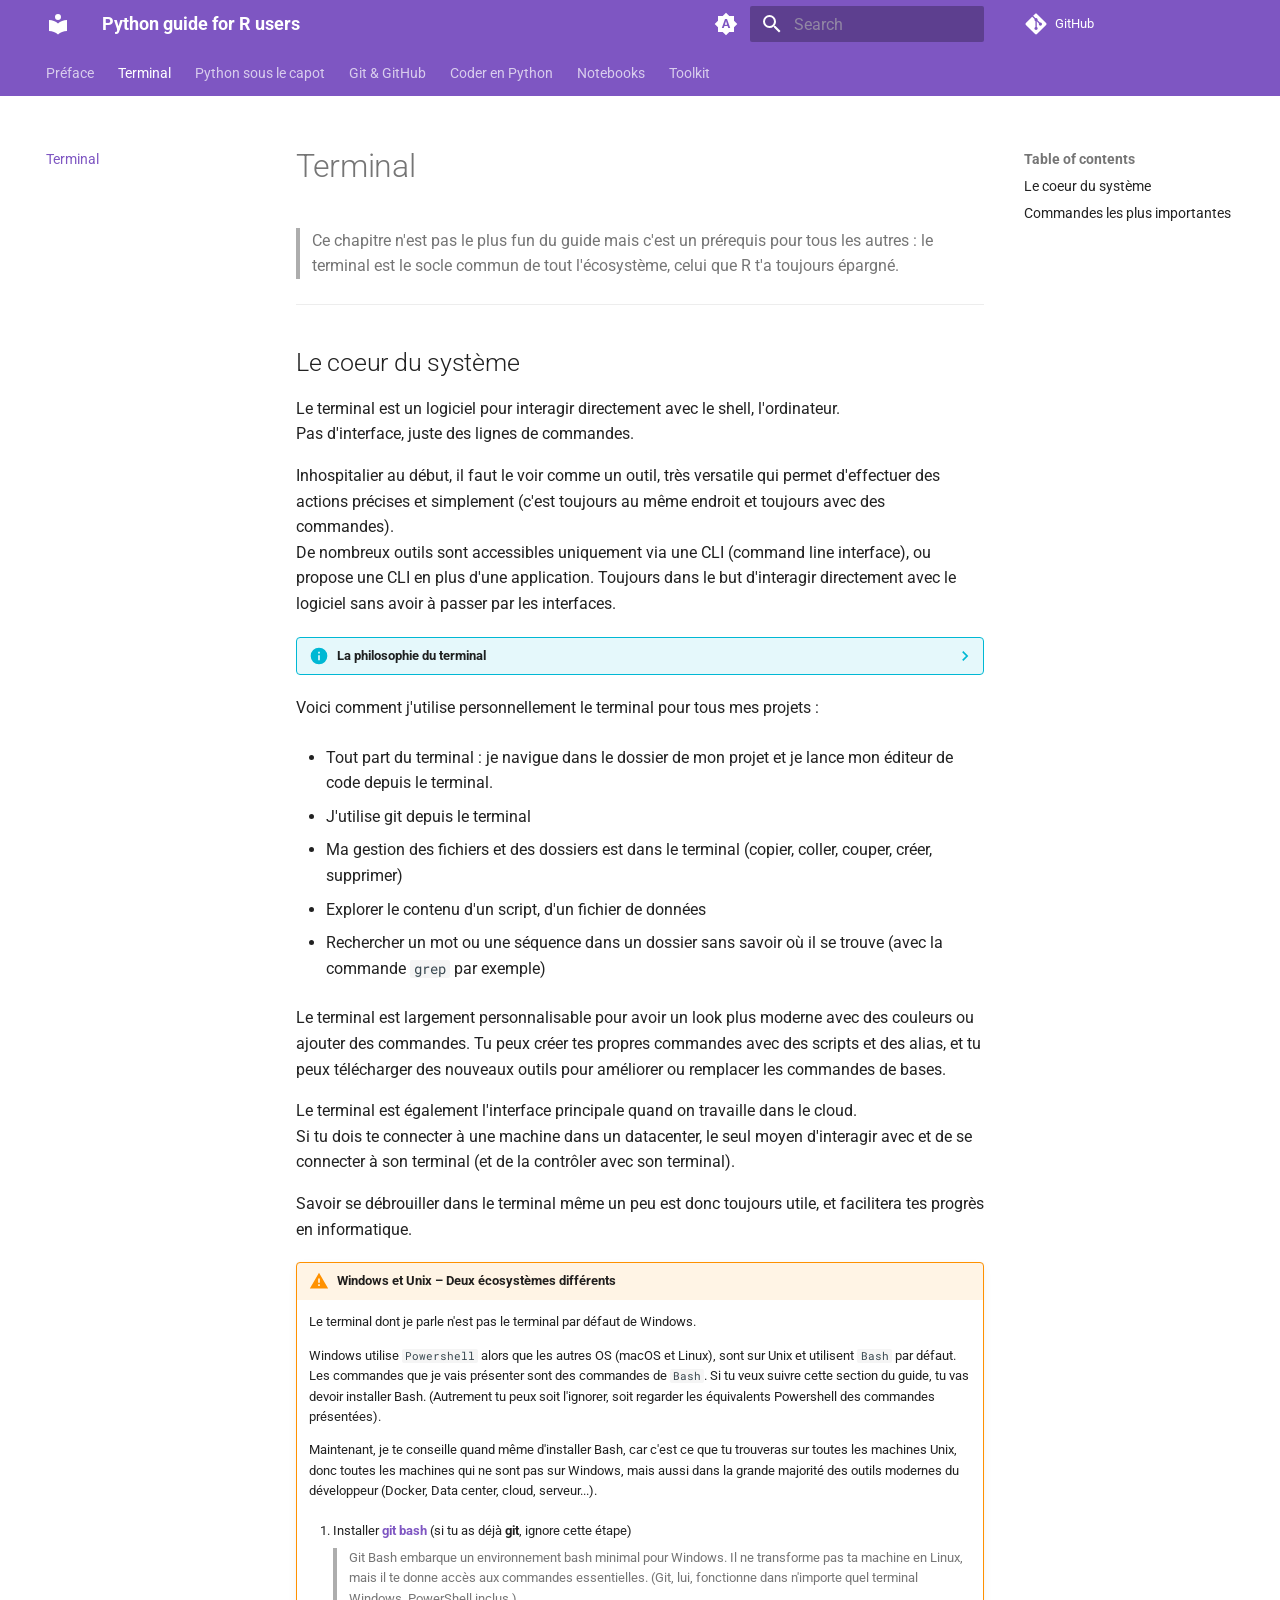
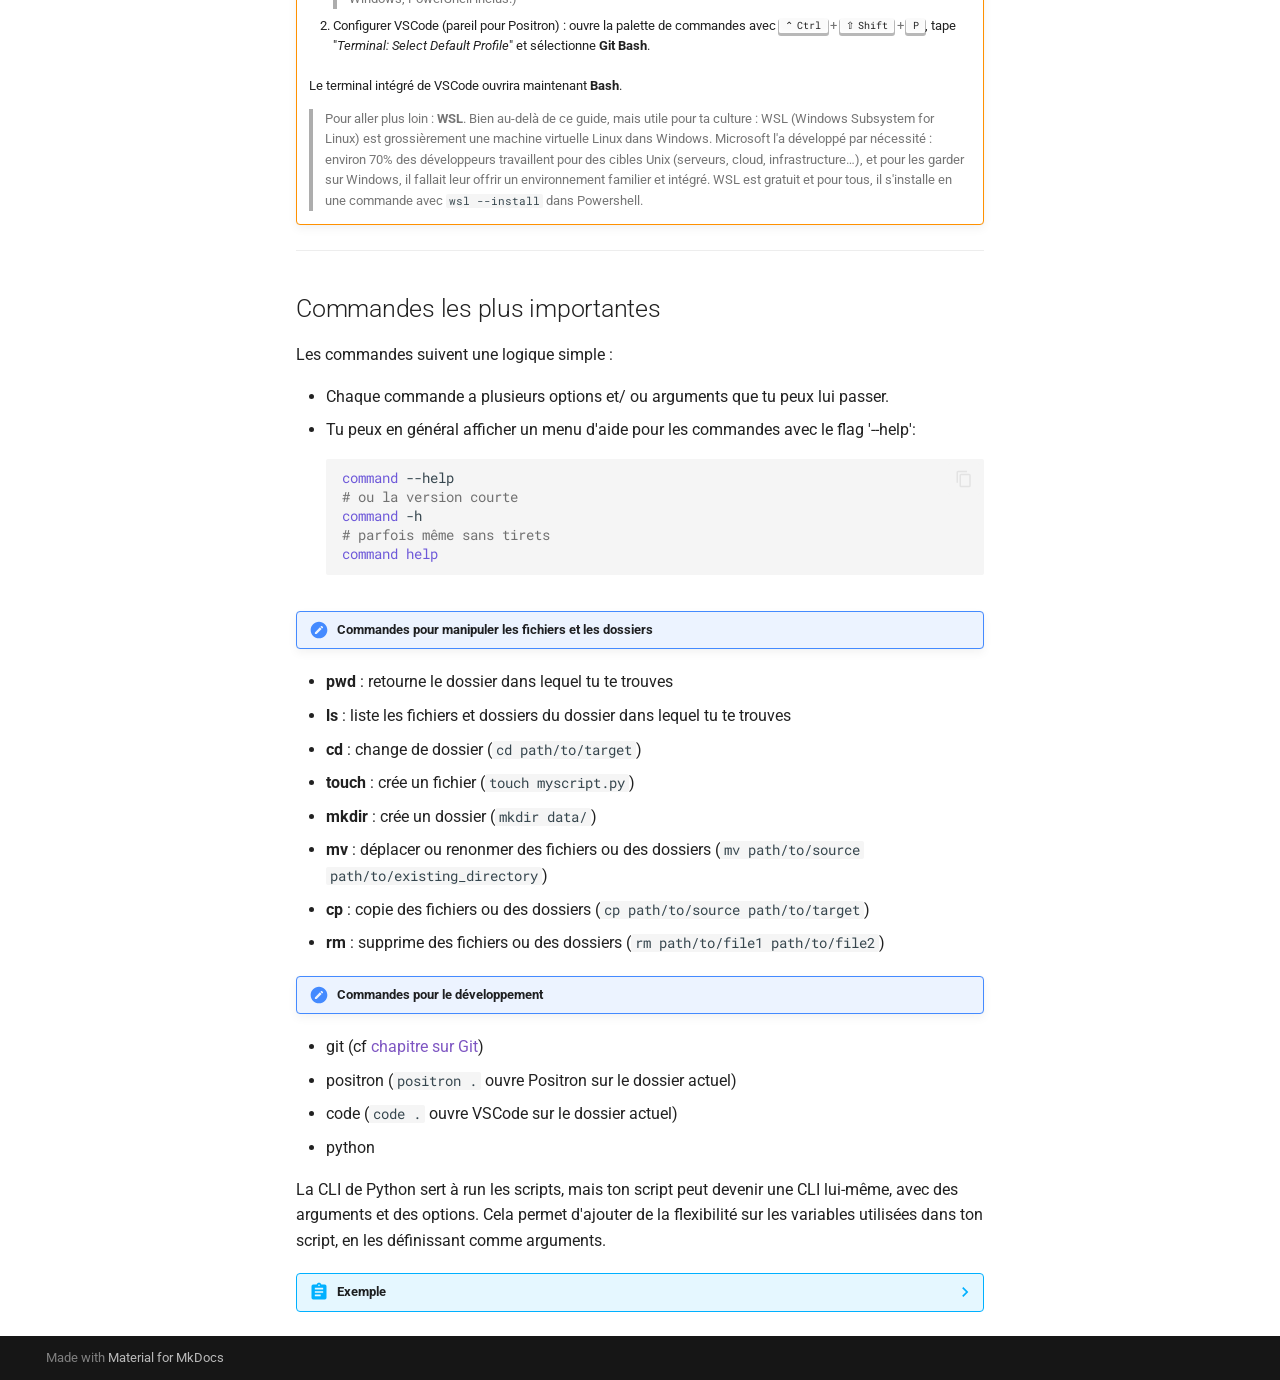
<file: terminal/index.html>
<!doctype html>
<html lang="en" class="no-js">
  <head>
    
      <meta charset="utf-8">
      <meta name="viewport" content="width=device-width,initial-scale=1">
      
      
      
        <link rel="canonical" href="https://CalHenry.github.io/Python-guide-for-R-users/terminal/">
      
      
        <link rel="prev" href="..">
      
      
        <link rel="next" href="../python/">
      
      
        
      
      
      <link rel="icon" href="../assets/images/favicon.png">
      <meta name="generator" content="mkdocs-1.6.1, mkdocs-material-9.7.6">
    
    
      
        <title>Terminal - Python guide for R users</title>
      
    
    
      <link rel="stylesheet" href="../assets/stylesheets/main.484c7ddc.min.css">
      
        
        <link rel="stylesheet" href="../assets/stylesheets/palette.ab4e12ef.min.css">
      
      


    
    
      
    
    
      
        
        
        <link rel="preconnect" href="https://fonts.gstatic.com" crossorigin>
        <link rel="stylesheet" href="https://fonts.googleapis.com/css?family=Roboto:300,300i,400,400i,700,700i%7CRoboto+Mono:400,400i,700,700i&display=fallback">
        <style>:root{--md-text-font:"Roboto";--md-code-font:"Roboto Mono"}</style>
      
    
    
      <link rel="stylesheet" href="../css/extra.css">
    
    <script>__md_scope=new URL("..",location),__md_hash=e=>[...e].reduce(((e,_)=>(e<<5)-e+_.charCodeAt(0)),0),__md_get=(e,_=localStorage,t=__md_scope)=>JSON.parse(_.getItem(t.pathname+"."+e)),__md_set=(e,_,t=localStorage,a=__md_scope)=>{try{t.setItem(a.pathname+"."+e,JSON.stringify(_))}catch(e){}}</script>
    
      

    
    
  </head>
  
  
    
    
      
    
    
    
    
    <body dir="ltr" data-md-color-scheme="default" data-md-color-primary="indigo" data-md-color-accent="indigo">
  
    
    <input class="md-toggle" data-md-toggle="drawer" type="checkbox" id="__drawer" autocomplete="off">
    <input class="md-toggle" data-md-toggle="search" type="checkbox" id="__search" autocomplete="off">
    <label class="md-overlay" for="__drawer"></label>
    <div data-md-component="skip">
      
        
        <a href="#terminal" class="md-skip">
          Skip to content
        </a>
      
    </div>
    <div data-md-component="announce">
      
    </div>
    
    
      

<header class="md-header" data-md-component="header">
  <nav class="md-header__inner md-grid" aria-label="Header">
    <a href=".." title="Python guide for R users" class="md-header__button md-logo" aria-label="Python guide for R users" data-md-component="logo">
      
  
  <svg xmlns="http://www.w3.org/2000/svg" viewBox="0 0 24 24"><path d="M12 8a3 3 0 0 0 3-3 3 3 0 0 0-3-3 3 3 0 0 0-3 3 3 3 0 0 0 3 3m0 3.54C9.64 9.35 6.5 8 3 8v11c3.5 0 6.64 1.35 9 3.54 2.36-2.19 5.5-3.54 9-3.54V8c-3.5 0-6.64 1.35-9 3.54"/></svg>

    </a>
    <label class="md-header__button md-icon" for="__drawer">
      
      <svg xmlns="http://www.w3.org/2000/svg" viewBox="0 0 24 24"><path d="M3 6h18v2H3zm0 5h18v2H3zm0 5h18v2H3z"/></svg>
    </label>
    <div class="md-header__title" data-md-component="header-title">
      <div class="md-header__ellipsis">
        <div class="md-header__topic">
          <span class="md-ellipsis">
            Python guide for R users
          </span>
        </div>
        <div class="md-header__topic" data-md-component="header-topic">
          <span class="md-ellipsis">
            
              Terminal
            
          </span>
        </div>
      </div>
    </div>
    
      
        <form class="md-header__option" data-md-component="palette">
  
    
    
    
    <input class="md-option" data-md-color-media="(prefers-color-scheme)" data-md-color-scheme="default" data-md-color-primary="indigo" data-md-color-accent="indigo"  aria-label="Switch to light mode"  type="radio" name="__palette" id="__palette_0">
    
      <label class="md-header__button md-icon" title="Switch to light mode" for="__palette_1" hidden>
        <svg xmlns="http://www.w3.org/2000/svg" viewBox="0 0 24 24"><path d="m14.3 16-.7-2h-3.2l-.7 2H7.8L11 7h2l3.2 9zM20 8.69V4h-4.69L12 .69 8.69 4H4v4.69L.69 12 4 15.31V20h4.69L12 23.31 15.31 20H20v-4.69L23.31 12zm-9.15 3.96h2.3L12 9z"/></svg>
      </label>
    
  
    
    
    
    <input class="md-option" data-md-color-media="(prefers-color-scheme: light)" data-md-color-scheme="default" data-md-color-primary="deep-purple" data-md-color-accent="deep-purple"  aria-label="Switch to dark mode"  type="radio" name="__palette" id="__palette_1">
    
      <label class="md-header__button md-icon" title="Switch to dark mode" for="__palette_2" hidden>
        <svg xmlns="http://www.w3.org/2000/svg" viewBox="0 0 24 24"><path d="M12 8a4 4 0 0 0-4 4 4 4 0 0 0 4 4 4 4 0 0 0 4-4 4 4 0 0 0-4-4m0 10a6 6 0 0 1-6-6 6 6 0 0 1 6-6 6 6 0 0 1 6 6 6 6 0 0 1-6 6m8-9.31V4h-4.69L12 .69 8.69 4H4v4.69L.69 12 4 15.31V20h4.69L12 23.31 15.31 20H20v-4.69L23.31 12z"/></svg>
      </label>
    
  
    
    
    
    <input class="md-option" data-md-color-media="(prefers-color-scheme: dark)" data-md-color-scheme="slate" data-md-color-primary="deep-purple" data-md-color-accent="deep-purple"  aria-label="Switch to light mode"  type="radio" name="__palette" id="__palette_2">
    
      <label class="md-header__button md-icon" title="Switch to light mode" for="__palette_0" hidden>
        <svg xmlns="http://www.w3.org/2000/svg" viewBox="0 0 24 24"><path d="M12 18c-.89 0-1.74-.2-2.5-.55C11.56 16.5 13 14.42 13 12s-1.44-4.5-3.5-5.45C10.26 6.2 11.11 6 12 6a6 6 0 0 1 6 6 6 6 0 0 1-6 6m8-9.31V4h-4.69L12 .69 8.69 4H4v4.69L.69 12 4 15.31V20h4.69L12 23.31 15.31 20H20v-4.69L23.31 12z"/></svg>
      </label>
    
  
</form>
      
    
    
      <script>var palette=__md_get("__palette");if(palette&&palette.color){if("(prefers-color-scheme)"===palette.color.media){var media=matchMedia("(prefers-color-scheme: light)"),input=document.querySelector(media.matches?"[data-md-color-media='(prefers-color-scheme: light)']":"[data-md-color-media='(prefers-color-scheme: dark)']");palette.color.media=input.getAttribute("data-md-color-media"),palette.color.scheme=input.getAttribute("data-md-color-scheme"),palette.color.primary=input.getAttribute("data-md-color-primary"),palette.color.accent=input.getAttribute("data-md-color-accent")}for(var[key,value]of Object.entries(palette.color))document.body.setAttribute("data-md-color-"+key,value)}</script>
    
    
    
      
      
        <label class="md-header__button md-icon" for="__search">
          
          <svg xmlns="http://www.w3.org/2000/svg" viewBox="0 0 24 24"><path d="M9.5 3A6.5 6.5 0 0 1 16 9.5c0 1.61-.59 3.09-1.56 4.23l.27.27h.79l5 5-1.5 1.5-5-5v-.79l-.27-.27A6.52 6.52 0 0 1 9.5 16 6.5 6.5 0 0 1 3 9.5 6.5 6.5 0 0 1 9.5 3m0 2C7 5 5 7 5 9.5S7 14 9.5 14 14 12 14 9.5 12 5 9.5 5"/></svg>
        </label>
        <div class="md-search" data-md-component="search" role="dialog">
  <label class="md-search__overlay" for="__search"></label>
  <div class="md-search__inner" role="search">
    <form class="md-search__form" name="search">
      <input type="text" class="md-search__input" name="query" aria-label="Search" placeholder="Search" autocapitalize="off" autocorrect="off" autocomplete="off" spellcheck="false" data-md-component="search-query" required>
      <label class="md-search__icon md-icon" for="__search">
        
        <svg xmlns="http://www.w3.org/2000/svg" viewBox="0 0 24 24"><path d="M9.5 3A6.5 6.5 0 0 1 16 9.5c0 1.61-.59 3.09-1.56 4.23l.27.27h.79l5 5-1.5 1.5-5-5v-.79l-.27-.27A6.52 6.52 0 0 1 9.5 16 6.5 6.5 0 0 1 3 9.5 6.5 6.5 0 0 1 9.5 3m0 2C7 5 5 7 5 9.5S7 14 9.5 14 14 12 14 9.5 12 5 9.5 5"/></svg>
        
        <svg xmlns="http://www.w3.org/2000/svg" viewBox="0 0 24 24"><path d="M20 11v2H8l5.5 5.5-1.42 1.42L4.16 12l7.92-7.92L13.5 5.5 8 11z"/></svg>
      </label>
      <nav class="md-search__options" aria-label="Search">
        
        <button type="reset" class="md-search__icon md-icon" title="Clear" aria-label="Clear" tabindex="-1">
          
          <svg xmlns="http://www.w3.org/2000/svg" viewBox="0 0 24 24"><path d="M19 6.41 17.59 5 12 10.59 6.41 5 5 6.41 10.59 12 5 17.59 6.41 19 12 13.41 17.59 19 19 17.59 13.41 12z"/></svg>
        </button>
      </nav>
      
    </form>
    <div class="md-search__output">
      <div class="md-search__scrollwrap" tabindex="0" data-md-scrollfix>
        <div class="md-search-result" data-md-component="search-result">
          <div class="md-search-result__meta">
            Initializing search
          </div>
          <ol class="md-search-result__list" role="presentation"></ol>
        </div>
      </div>
    </div>
  </div>
</div>
      
    
    
      <div class="md-header__source">
        <a href="https://github.com/CalHenry/Python-guide-for-R-users" title="Go to repository" class="md-source" data-md-component="source">
  <div class="md-source__icon md-icon">
    
    <svg xmlns="http://www.w3.org/2000/svg" viewBox="0 0 448 512"><!--! Font Awesome Free 7.1.0 by @fontawesome - https://fontawesome.com License - https://fontawesome.com/license/free (Icons: CC BY 4.0, Fonts: SIL OFL 1.1, Code: MIT License) Copyright 2025 Fonticons, Inc.--><path d="M439.6 236.1 244 40.5c-5.4-5.5-12.8-8.5-20.4-8.5s-15 3-20.4 8.4L162.5 81l51.5 51.5c27.1-9.1 52.7 16.8 43.4 43.7l49.7 49.7c34.2-11.8 61.2 31 35.5 56.7-26.5 26.5-70.2-2.9-56-37.3L240.3 199v121.9c25.3 12.5 22.3 41.8 9.1 55-6.4 6.4-15.2 10.1-24.3 10.1s-17.8-3.6-24.3-10.1c-17.6-17.6-11.1-46.9 11.2-56v-123c-20.8-8.5-24.6-30.7-18.6-45L142.6 101 8.5 235.1C3 240.6 0 247.9 0 255.5s3 15 8.5 20.4l195.6 195.7c5.4 5.4 12.7 8.4 20.4 8.4s15-3 20.4-8.4l194.7-194.7c5.4-5.4 8.4-12.8 8.4-20.4s-3-15-8.4-20.4"/></svg>
  </div>
  <div class="md-source__repository">
    GitHub
  </div>
</a>
      </div>
    
  </nav>
  
</header>
    
    <div class="md-container" data-md-component="container">
      
      
        
          
            
<nav class="md-tabs" aria-label="Tabs" data-md-component="tabs">
  <div class="md-grid">
    <ul class="md-tabs__list">
      
        
  
  
  
  
    <li class="md-tabs__item">
      <a href=".." class="md-tabs__link">
        
  
  
    
  
  Préface

      </a>
    </li>
  

      
        
  
  
  
    
  
  
    <li class="md-tabs__item md-tabs__item--active">
      <a href="./" class="md-tabs__link">
        
  
  
    
  
  Terminal

      </a>
    </li>
  

      
        
  
  
  
  
    <li class="md-tabs__item">
      <a href="../python/" class="md-tabs__link">
        
  
  
    
  
  Python sous le capot

      </a>
    </li>
  

      
        
  
  
  
  
    <li class="md-tabs__item">
      <a href="../git/" class="md-tabs__link">
        
  
  
    
  
  Git &amp; GitHub

      </a>
    </li>
  

      
        
  
  
  
  
    <li class="md-tabs__item">
      <a href="../coder_python/" class="md-tabs__link">
        
  
  
    
  
  Coder en Python

      </a>
    </li>
  

      
        
  
  
  
  
    <li class="md-tabs__item">
      <a href="../notebooks/" class="md-tabs__link">
        
  
  
    
  
  Notebooks

      </a>
    </li>
  

      
        
  
  
  
  
    <li class="md-tabs__item">
      <a href="../toolkit/" class="md-tabs__link">
        
  
  
    
  
  Toolkit

      </a>
    </li>
  

      
    </ul>
  </div>
</nav>
          
        
      
      <main class="md-main" data-md-component="main">
        <div class="md-main__inner md-grid">
          
            
              
              <div class="md-sidebar md-sidebar--primary" data-md-component="sidebar" data-md-type="navigation" >
                <div class="md-sidebar__scrollwrap">
                  <div class="md-sidebar__inner">
                    


  


<nav class="md-nav md-nav--primary md-nav--lifted" aria-label="Navigation" data-md-level="0">
  <label class="md-nav__title" for="__drawer">
    <a href=".." title="Python guide for R users" class="md-nav__button md-logo" aria-label="Python guide for R users" data-md-component="logo">
      
  
  <svg xmlns="http://www.w3.org/2000/svg" viewBox="0 0 24 24"><path d="M12 8a3 3 0 0 0 3-3 3 3 0 0 0-3-3 3 3 0 0 0-3 3 3 3 0 0 0 3 3m0 3.54C9.64 9.35 6.5 8 3 8v11c3.5 0 6.64 1.35 9 3.54 2.36-2.19 5.5-3.54 9-3.54V8c-3.5 0-6.64 1.35-9 3.54"/></svg>

    </a>
    Python guide for R users
  </label>
  
    <div class="md-nav__source">
      <a href="https://github.com/CalHenry/Python-guide-for-R-users" title="Go to repository" class="md-source" data-md-component="source">
  <div class="md-source__icon md-icon">
    
    <svg xmlns="http://www.w3.org/2000/svg" viewBox="0 0 448 512"><!--! Font Awesome Free 7.1.0 by @fontawesome - https://fontawesome.com License - https://fontawesome.com/license/free (Icons: CC BY 4.0, Fonts: SIL OFL 1.1, Code: MIT License) Copyright 2025 Fonticons, Inc.--><path d="M439.6 236.1 244 40.5c-5.4-5.5-12.8-8.5-20.4-8.5s-15 3-20.4 8.4L162.5 81l51.5 51.5c27.1-9.1 52.7 16.8 43.4 43.7l49.7 49.7c34.2-11.8 61.2 31 35.5 56.7-26.5 26.5-70.2-2.9-56-37.3L240.3 199v121.9c25.3 12.5 22.3 41.8 9.1 55-6.4 6.4-15.2 10.1-24.3 10.1s-17.8-3.6-24.3-10.1c-17.6-17.6-11.1-46.9 11.2-56v-123c-20.8-8.5-24.6-30.7-18.6-45L142.6 101 8.5 235.1C3 240.6 0 247.9 0 255.5s3 15 8.5 20.4l195.6 195.7c5.4 5.4 12.7 8.4 20.4 8.4s15-3 20.4-8.4l194.7-194.7c5.4-5.4 8.4-12.8 8.4-20.4s-3-15-8.4-20.4"/></svg>
  </div>
  <div class="md-source__repository">
    GitHub
  </div>
</a>
    </div>
  
  <ul class="md-nav__list" data-md-scrollfix>
    
      
      
  
  
  
  
    <li class="md-nav__item">
      <a href=".." class="md-nav__link">
        
  
  
  <span class="md-ellipsis">
    
  
    Préface
  

    
  </span>
  
  

      </a>
    </li>
  

    
      
      
  
  
    
  
  
  
    <li class="md-nav__item md-nav__item--active">
      
      <input class="md-nav__toggle md-toggle" type="checkbox" id="__toc">
      
      
        
      
      
        <label class="md-nav__link md-nav__link--active" for="__toc">
          
  
  
  <span class="md-ellipsis">
    
  
    Terminal
  

    
  </span>
  
  

          <span class="md-nav__icon md-icon"></span>
        </label>
      
      <a href="./" class="md-nav__link md-nav__link--active">
        
  
  
  <span class="md-ellipsis">
    
  
    Terminal
  

    
  </span>
  
  

      </a>
      
        

<nav class="md-nav md-nav--secondary" aria-label="Table of contents">
  
  
  
    
  
  
    <label class="md-nav__title" for="__toc">
      <span class="md-nav__icon md-icon"></span>
      Table of contents
    </label>
    <ul class="md-nav__list" data-md-component="toc" data-md-scrollfix>
      
        <li class="md-nav__item">
  <a href="#le-coeur-du-systeme" class="md-nav__link">
    <span class="md-ellipsis">
      
        Le coeur du système
      
    </span>
  </a>
  
</li>
      
        <li class="md-nav__item">
  <a href="#commandes-les-plus-importantes" class="md-nav__link">
    <span class="md-ellipsis">
      
        Commandes les plus importantes
      
    </span>
  </a>
  
</li>
      
    </ul>
  
</nav>
      
    </li>
  

    
      
      
  
  
  
  
    <li class="md-nav__item">
      <a href="../python/" class="md-nav__link">
        
  
  
  <span class="md-ellipsis">
    
  
    Python sous le capot
  

    
  </span>
  
  

      </a>
    </li>
  

    
      
      
  
  
  
  
    <li class="md-nav__item">
      <a href="../git/" class="md-nav__link">
        
  
  
  <span class="md-ellipsis">
    
  
    Git &amp; GitHub
  

    
  </span>
  
  

      </a>
    </li>
  

    
      
      
  
  
  
  
    <li class="md-nav__item">
      <a href="../coder_python/" class="md-nav__link">
        
  
  
  <span class="md-ellipsis">
    
  
    Coder en Python
  

    
  </span>
  
  

      </a>
    </li>
  

    
      
      
  
  
  
  
    <li class="md-nav__item">
      <a href="../notebooks/" class="md-nav__link">
        
  
  
  <span class="md-ellipsis">
    
  
    Notebooks
  

    
  </span>
  
  

      </a>
    </li>
  

    
      
      
  
  
  
  
    <li class="md-nav__item">
      <a href="../toolkit/" class="md-nav__link">
        
  
  
  <span class="md-ellipsis">
    
  
    Toolkit
  

    
  </span>
  
  

      </a>
    </li>
  

    
  </ul>
</nav>
                  </div>
                </div>
              </div>
            
            
              
              <div class="md-sidebar md-sidebar--secondary" data-md-component="sidebar" data-md-type="toc" >
                <div class="md-sidebar__scrollwrap">
                  <div class="md-sidebar__inner">
                    

<nav class="md-nav md-nav--secondary" aria-label="Table of contents">
  
  
  
    
  
  
    <label class="md-nav__title" for="__toc">
      <span class="md-nav__icon md-icon"></span>
      Table of contents
    </label>
    <ul class="md-nav__list" data-md-component="toc" data-md-scrollfix>
      
        <li class="md-nav__item">
  <a href="#le-coeur-du-systeme" class="md-nav__link">
    <span class="md-ellipsis">
      
        Le coeur du système
      
    </span>
  </a>
  
</li>
      
        <li class="md-nav__item">
  <a href="#commandes-les-plus-importantes" class="md-nav__link">
    <span class="md-ellipsis">
      
        Commandes les plus importantes
      
    </span>
  </a>
  
</li>
      
    </ul>
  
</nav>
                  </div>
                </div>
              </div>
            
          
          
            <div class="md-content" data-md-component="content">
              
              <article class="md-content__inner md-typeset">
                
                  


  
  


<h1 id="terminal">Terminal</h1>
<blockquote>
<p>Ce chapitre n'est pas le plus fun du guide mais c'est un prérequis pour tous les autres : le terminal est le socle commun de tout l'écosystème, celui que R t'a toujours épargné. </p>
</blockquote>
<hr />
<h2 id="le-coeur-du-systeme">Le coeur du système</h2>
<p>Le terminal est un logiciel pour interagir directement avec le shell, l'ordinateur.<br />
Pas d'interface, juste des lignes de commandes.</p>
<p>Inhospitalier au début, il faut le voir comme un outil, très versatile qui permet d'effectuer des actions précises et simplement (c'est toujours au même endroit et toujours avec des commandes).<br />
De nombreux outils sont accessibles uniquement via une CLI (command line interface), ou propose une CLI en plus d'une application. Toujours dans le but d'interagir directement avec le logiciel sans avoir à passer par les interfaces.</p>
<details class="info">
<summary>La philosophie du terminal</summary>
<p>Le terminal est l'un des piliers de l'informatique. Il est né à une époque où le clavier était le seul outil de saisie, pas de souris, pas de couleurs, pas d'interface graphique. Cette contrainte originelle a forgé une philosophie toujours aussi pertinente aujourd'hui.</p>
<p>Tout y est frontal : un seul écran, une seule ligne d'attention, aucune profondeur à explorer. Pas de menus imbriqués, pas de boutons à chercher, une commande, un résultat.<br />
Cette radicalité n'est pas un manque, c'est un choix de puissance fait par de nombreux développeurs. Taper du texte est bien plus rapide que déplacer un curseur. Une commande bien construite accomplit en une ligne ce que l'on ferait autrement en dix clics. Et comme les mains ne quittent jamais le clavier, et on ne quitte jamais le terminal, le flux de travail ne se brise jamais.</p>
<p>L'absence d'interface graphique a aussi un effet concret sur les performances : pas de rendu visuel à recalculer en permanence, pas de ressources gaspillées à rafraîchir des fenêtres. Le logiciel fait une chose, il la fait vite.</p>
<p>Enfin, le terminal encourage une habitude fondamentale : écrire des scripts plutôt que de répéter les mêmes actions à la main. C'est l'automatisation dans sa forme la plus directe.</p>
<p>Rien ne t'oblige à adhérer à cette philosophie heureusement, mais tu sais maintenant pourquoi le terminal est tant utilisé dès qu'on touche à l'informatique et pourquoi une bonne partie de ce que tu fais dans ton ordinateur peut être faite plus rapidement depuis le terminal.</p>
</details>
<p>Voici comment j'utilise personnellement le terminal pour tous mes projets :</p>
<ul>
<li>
<p>Tout part du terminal : je navigue dans le dossier de mon projet et je lance mon éditeur de code depuis le terminal.</p>
</li>
<li>
<p>J'utilise git depuis le terminal</p>
</li>
<li>
<p>Ma gestion des fichiers et des dossiers est dans le terminal (copier, coller, couper, créer, supprimer)</p>
</li>
<li>
<p>Explorer le contenu d'un script, d'un fichier de données</p>
</li>
<li>
<p>Rechercher un mot ou une séquence dans un dossier sans savoir où il se trouve (avec la  commande <code>grep</code> par exemple)</p>
</li>
</ul>
<p>Le terminal est largement personnalisable pour avoir un look plus moderne avec des couleurs ou ajouter des commandes.
Tu peux créer tes propres commandes avec des scripts et des alias, et tu peux télécharger des nouveaux outils pour améliorer ou remplacer les commandes de bases.  </p>
<p>Le terminal est également l'interface principale quand on travaille dans le cloud.<br />
Si tu dois te connecter à une machine dans un datacenter, le seul moyen d'interagir avec et de se connecter à son terminal (et de la contrôler avec son terminal).</p>
<p>Savoir se débrouiller dans le terminal même un peu est donc toujours utile, et facilitera tes progrès en informatique.</p>
<div class="admonition warning">
<p class="admonition-title">Windows et Unix – Deux écosystèmes différents</p>
<p>Le terminal dont je parle n'est pas le terminal par défaut de Windows.</p>
<p>Windows utilise <code>Powershell</code> alors que les autres OS (macOS et Linux), sont sur Unix et utilisent <code>Bash</code> par défaut.<br />
Les commandes que je vais présenter sont des commandes de <code>Bash</code>. Si tu veux suivre cette section du guide, tu vas devoir installer Bash. (Autrement tu peux soit l'ignorer, soit regarder les équivalents Powershell des commandes présentées).  </p>
<p>Maintenant, je te conseille quand même d'installer Bash, car c'est ce que tu trouveras sur toutes les machines Unix, donc toutes les machines qui ne sont pas sur Windows, mais aussi dans la grande majorité des outils modernes du développeur (Docker, Data center, cloud, serveur...).</p>
<ol>
<li>
<p>Installer <a href="https://git-scm.com/install/windows"><strong>git bash</strong></a> (si tu as déjà <strong>git</strong>, ignore cette étape)</p>
<blockquote>
<p>Git Bash embarque un environnement bash minimal pour Windows. Il ne transforme pas ta machine en Linux, mais il te donne accès aux commandes essentielles. (Git, lui, fonctionne dans n'importe quel terminal Windows, PowerShell inclus.)</p>
</blockquote>
</li>
<li>
<p>Configurer VSCode (pareil pour Positron) : ouvre la palette de commandes avec <span class="keys"><kbd class="key-control">Ctrl</kbd><span>+</span><kbd class="key-shift">Shift</kbd><span>+</span><kbd class="key-p">P</kbd></span>, tape "<em>Terminal: Select Default Profile</em>" et sélectionne <strong>Git Bash</strong>.</p>
</li>
</ol>
<p>Le terminal intégré de VSCode ouvrira maintenant <strong>Bash</strong>.</p>
<blockquote>
<p>Pour aller plus loin : <strong>WSL</strong>. Bien au-delà de ce guide, mais utile pour ta culture : WSL (Windows Subsystem for Linux) est grossièrement une machine virtuelle Linux dans Windows. Microsoft l'a développé par nécessité : environ 70% des développeurs travaillent pour des cibles Unix (serveurs, cloud, infrastructure…), et pour les garder sur Windows, il fallait leur offrir un environnement familier et intégré. WSL est gratuit et pour tous, il s'installe en une commande avec <code>wsl --install</code> dans Powershell.</p>
</blockquote>
</div>
<hr />
<h2 id="commandes-les-plus-importantes">Commandes les plus importantes</h2>
<p>Les commandes suivent une logique simple :</p>
<ul>
<li>Chaque commande a plusieurs options et/ ou arguments que tu peux lui passer.  </li>
<li>Tu peux en général afficher un menu d'aide pour les commandes avec le flag '--help':<br />
<div class="highlight"><pre><span></span><code><a id="__codelineno-0-1" name="__codelineno-0-1" href="#__codelineno-0-1"></a><span class="nb">command</span><span class="w"> </span>--help
<a id="__codelineno-0-2" name="__codelineno-0-2" href="#__codelineno-0-2"></a><span class="c1"># ou la version courte</span>
<a id="__codelineno-0-3" name="__codelineno-0-3" href="#__codelineno-0-3"></a><span class="nb">command</span><span class="w"> </span>-h
<a id="__codelineno-0-4" name="__codelineno-0-4" href="#__codelineno-0-4"></a><span class="c1"># parfois même sans tirets</span>
<a id="__codelineno-0-5" name="__codelineno-0-5" href="#__codelineno-0-5"></a><span class="nb">command</span><span class="w"> </span><span class="nb">help</span>
</code></pre></div></li>
</ul>
<div class="admonition note">
<p class="admonition-title">Commandes pour manipuler les fichiers et les dossiers</p>
</div>
<ul>
<li><strong>pwd</strong> : retourne le dossier dans lequel tu te trouves</li>
<li><strong>ls</strong> : liste les fichiers et dossiers du dossier dans lequel tu te trouves</li>
<li><strong>cd</strong> : change de dossier (<code>cd path/to/target</code>)</li>
<li><strong>touch</strong> : crée un fichier (<code>touch myscript.py</code>)</li>
<li><strong>mkdir</strong> : crée un dossier (<code>mkdir data/</code>)</li>
<li><strong>mv</strong> : déplacer ou renonmer des fichiers ou des dossiers (<code>mv path/to/source path/to/existing_directory</code>)</li>
<li><strong>cp</strong> : copie des fichiers ou des dossiers (<code>cp path/to/source path/to/target</code>)</li>
<li><strong>rm</strong> : supprime des fichiers ou des dossiers (<code>rm path/to/file1 path/to/file2</code>)</li>
</ul>
<div class="admonition note">
<p class="admonition-title">Commandes pour le développement</p>
</div>
<ul>
<li>git (cf <a href="../git/">chapitre sur Git</a>)</li>
<li>positron (<code>positron .</code> ouvre Positron sur le dossier actuel)</li>
<li>code (<code>code .</code> ouvre VSCode sur le dossier actuel)</li>
<li>python</li>
</ul>
<p>La CLI de Python sert à run les scripts, mais ton script peut devenir une CLI lui-même, avec des arguments et des options. Cela permet d'ajouter de la flexibilité sur les variables utilisées dans ton script, en les définissant comme arguments.  </p>
<details class="abstract">
<summary>Exemple</summary>
<p>Dans ce code, on a 3 flags : <em>input</em>, <em>output</em> et <em>json</em>.<br />
Depuis le terminal, on utiliserait le script avec <code class="highlight">python<span class="w"> </span>&lt;script.py&gt;<span class="w"> </span>--input<span class="w"> </span><span class="s2">&quot;un/autre/path&quot;</span><span class="w"> </span>--output<span class="w"> </span><span class="s2">&quot;data/processed/path&quot;</span><span class="w"> </span>--json</code>.<br />
Afin de choisir, sans toucher au script, les chemins contenant les inputs, le chemin où déverser les outputs, et si je veux la version JSON des fichiers.</p>
<div class="highlight"><pre><span></span><code><a id="__codelineno-1-1" name="__codelineno-1-1" href="#__codelineno-1-1"></a><span class="k">def</span><span class="w"> </span><span class="nf">parse_arguments</span><span class="p">():</span>
<a id="__codelineno-1-2" name="__codelineno-1-2" href="#__codelineno-1-2"></a>    <span class="n">parser</span> <span class="o">=</span> <span class="n">argparse</span><span class="o">.</span><span class="n">ArgumentParser</span><span class="p">(</span><span class="n">description</span><span class="o">=</span><span class="s2">&quot;Process markdown files&quot;</span><span class="p">)</span>
<a id="__codelineno-1-3" name="__codelineno-1-3" href="#__codelineno-1-3"></a>    <span class="n">parser</span><span class="o">.</span><span class="n">add_argument</span><span class="p">(</span>
<a id="__codelineno-1-4" name="__codelineno-1-4" href="#__codelineno-1-4"></a>        <span class="s2">&quot;--input&quot;</span><span class="p">,</span>
<a id="__codelineno-1-5" name="__codelineno-1-5" href="#__codelineno-1-5"></a>        <span class="s2">&quot;-i&quot;</span><span class="p">,</span>
<a id="__codelineno-1-6" name="__codelineno-1-6" href="#__codelineno-1-6"></a>        <span class="nb">type</span><span class="o">=</span><span class="nb">str</span><span class="p">,</span>
<a id="__codelineno-1-7" name="__codelineno-1-7" href="#__codelineno-1-7"></a>        <span class="n">default</span><span class="o">=</span><span class="s2">&quot;data/raw/scraped_pages&quot;</span><span class="p">,</span>
<a id="__codelineno-1-8" name="__codelineno-1-8" href="#__codelineno-1-8"></a>        <span class="n">help</span><span class="o">=</span><span class="s2">&quot;Input path: directory containing either several .md files or a single .md file (default=data/raw/scraped_pages)&quot;</span><span class="p">,</span>
<a id="__codelineno-1-9" name="__codelineno-1-9" href="#__codelineno-1-9"></a>    <span class="p">)</span>
<a id="__codelineno-1-10" name="__codelineno-1-10" href="#__codelineno-1-10"></a>    <span class="n">parser</span><span class="o">.</span><span class="n">add_argument</span><span class="p">(</span>
<a id="__codelineno-1-11" name="__codelineno-1-11" href="#__codelineno-1-11"></a>        <span class="s2">&quot;--output&quot;</span><span class="p">,</span>
<a id="__codelineno-1-12" name="__codelineno-1-12" href="#__codelineno-1-12"></a>        <span class="s2">&quot;-o&quot;</span><span class="p">,</span>
<a id="__codelineno-1-13" name="__codelineno-1-13" href="#__codelineno-1-13"></a>        <span class="nb">type</span><span class="o">=</span><span class="nb">str</span><span class="p">,</span>
<a id="__codelineno-1-14" name="__codelineno-1-14" href="#__codelineno-1-14"></a>        <span class="n">default</span><span class="o">=</span><span class="s2">&quot;data/processed/csv/polars_offer.csv&quot;</span><span class="p">,</span>
<a id="__codelineno-1-15" name="__codelineno-1-15" href="#__codelineno-1-15"></a>        <span class="n">help</span><span class="o">=</span><span class="s2">&quot;Output file path (default=data/processed/csv/polars_offer.csv)&quot;</span><span class="p">,</span>
<a id="__codelineno-1-16" name="__codelineno-1-16" href="#__codelineno-1-16"></a>    <span class="p">)</span>
<a id="__codelineno-1-17" name="__codelineno-1-17" href="#__codelineno-1-17"></a>    <span class="n">parser</span><span class="o">.</span><span class="n">add_argument</span><span class="p">(</span>
<a id="__codelineno-1-18" name="__codelineno-1-18" href="#__codelineno-1-18"></a>        <span class="s2">&quot;--json&quot;</span><span class="p">,</span>
<a id="__codelineno-1-19" name="__codelineno-1-19" href="#__codelineno-1-19"></a>        <span class="n">action</span><span class="o">=</span><span class="s2">&quot;store_true&quot;</span><span class="p">,</span>
<a id="__codelineno-1-20" name="__codelineno-1-20" href="#__codelineno-1-20"></a>        <span class="n">help</span><span class="o">=</span><span class="s2">&quot;Also save as JSON file (replaces .csv with .json in output&#39;s path)&quot;</span><span class="p">,</span>
<a id="__codelineno-1-21" name="__codelineno-1-21" href="#__codelineno-1-21"></a>    <span class="p">)</span>
<a id="__codelineno-1-22" name="__codelineno-1-22" href="#__codelineno-1-22"></a>
<a id="__codelineno-1-23" name="__codelineno-1-23" href="#__codelineno-1-23"></a>    <span class="k">return</span> <span class="n">parser</span><span class="o">.</span><span class="n">parse_args</span><span class="p">()</span>
</code></pre></div>
</details>












                
              </article>
            </div>
          
          
<script>var target=document.getElementById(location.hash.slice(1));target&&target.name&&(target.checked=target.name.startsWith("__tabbed_"))</script>
        </div>
        
          <button type="button" class="md-top md-icon" data-md-component="top" hidden>
  
  <svg xmlns="http://www.w3.org/2000/svg" viewBox="0 0 24 24"><path d="M13 20h-2V8l-5.5 5.5-1.42-1.42L12 4.16l7.92 7.92-1.42 1.42L13 8z"/></svg>
  Back to top
</button>
        
      </main>
      
        <footer class="md-footer">
  
  <div class="md-footer-meta md-typeset">
    <div class="md-footer-meta__inner md-grid">
      <div class="md-copyright">
  
  
    Made with
    <a href="https://squidfunk.github.io/mkdocs-material/" target="_blank" rel="noopener">
      Material for MkDocs
    </a>
  
</div>
      
    </div>
  </div>
</footer>
      
    </div>
    <div class="md-dialog" data-md-component="dialog">
      <div class="md-dialog__inner md-typeset"></div>
    </div>
    
    
    
      
      
      <script id="__config" type="application/json">{"annotate": null, "base": "..", "features": ["navigation.tabs", "navigation.top", "content.code.copy"], "search": "../assets/javascripts/workers/search.2c215733.min.js", "tags": null, "translations": {"clipboard.copied": "Copied to clipboard", "clipboard.copy": "Copy to clipboard", "search.result.more.one": "1 more on this page", "search.result.more.other": "# more on this page", "search.result.none": "No matching documents", "search.result.one": "1 matching document", "search.result.other": "# matching documents", "search.result.placeholder": "Type to start searching", "search.result.term.missing": "Missing", "select.version": "Select version"}, "version": null}</script>
    
    
      <script src="../assets/javascripts/bundle.79ae519e.min.js"></script>
      
    
  </body>
</html>
</file>
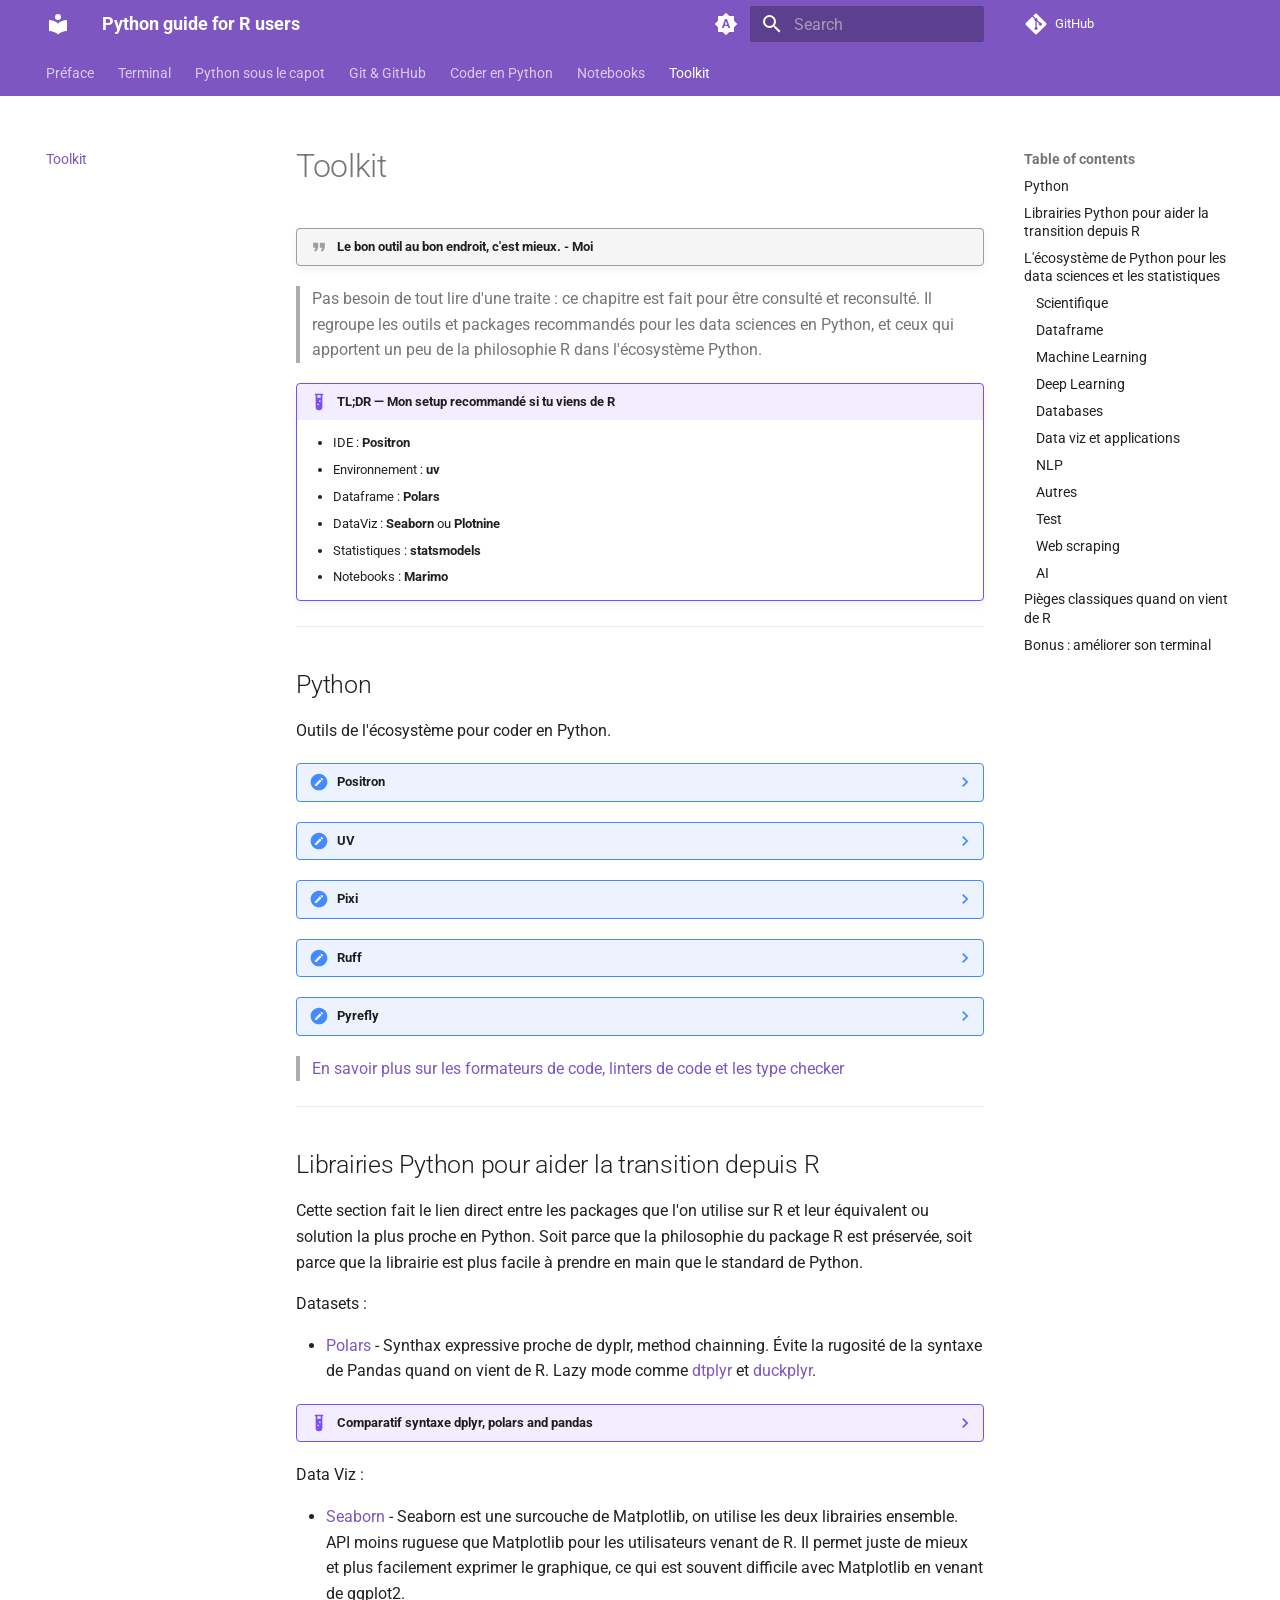
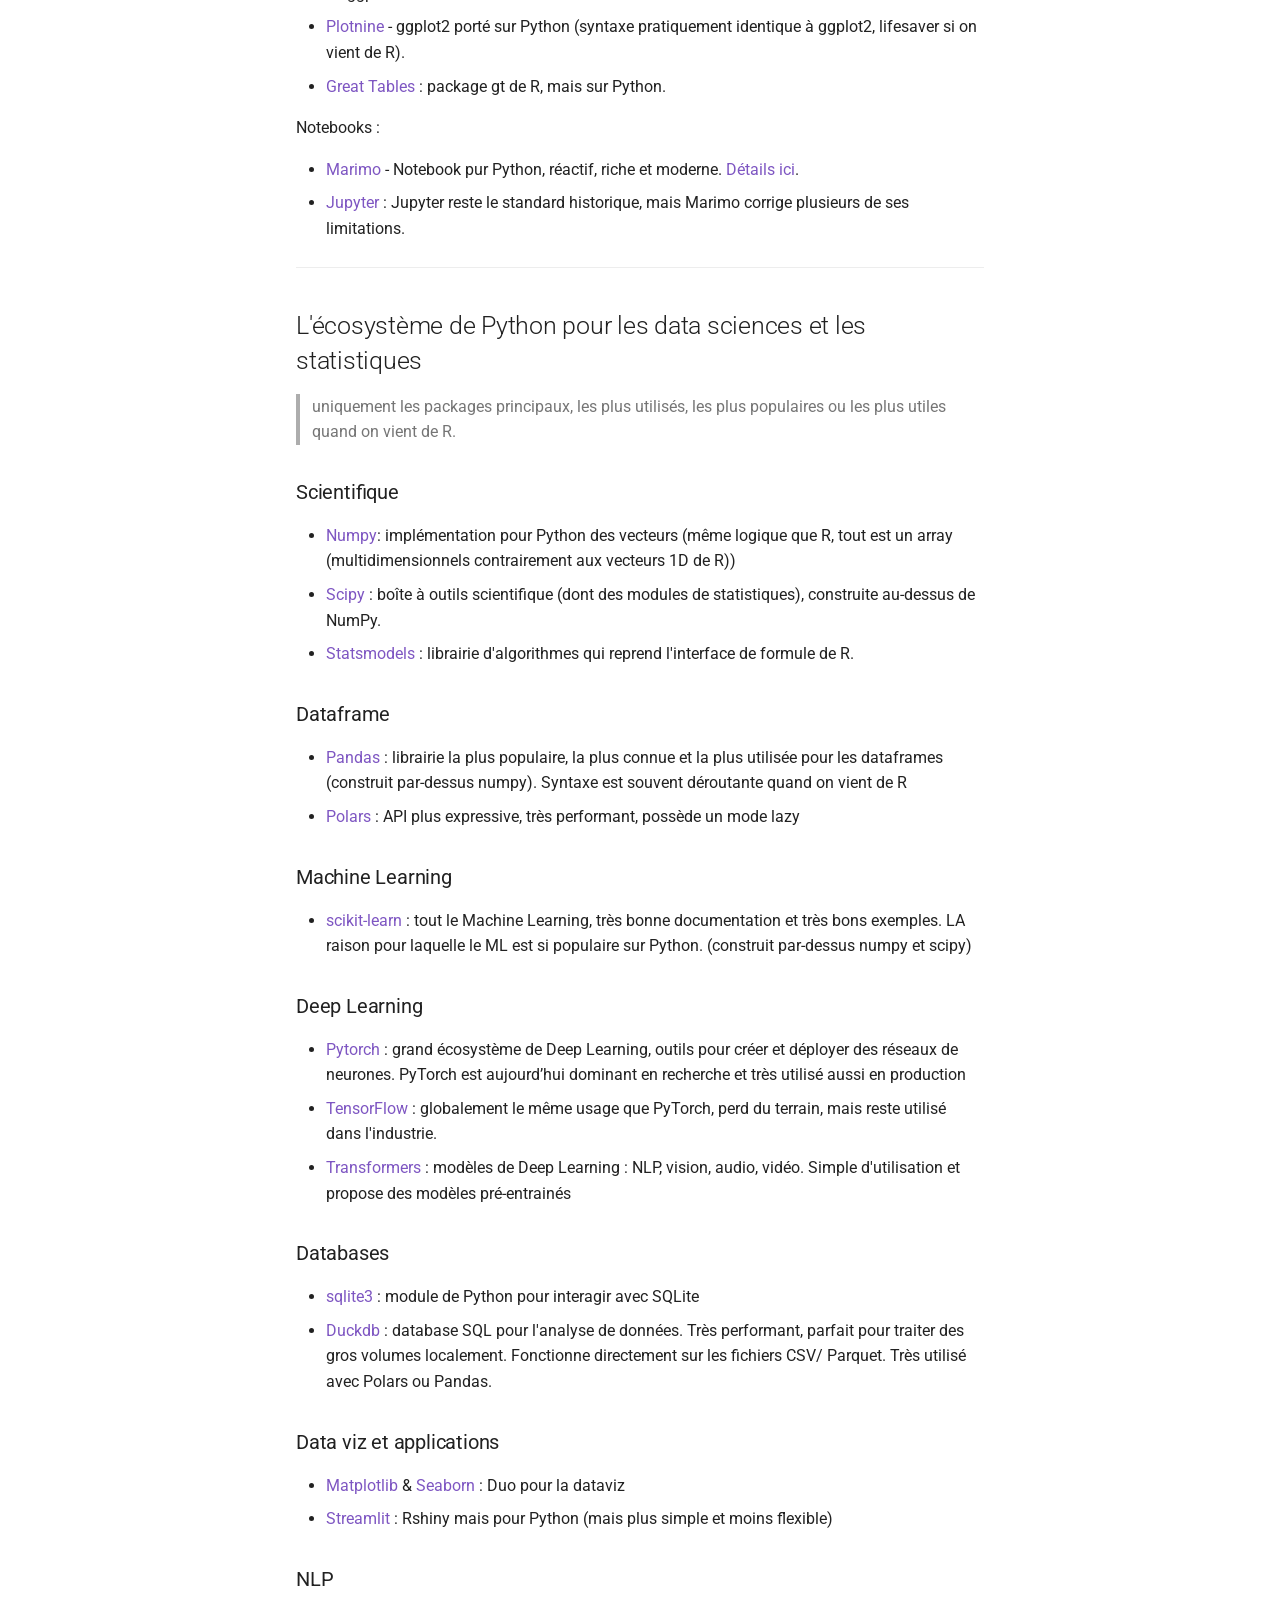
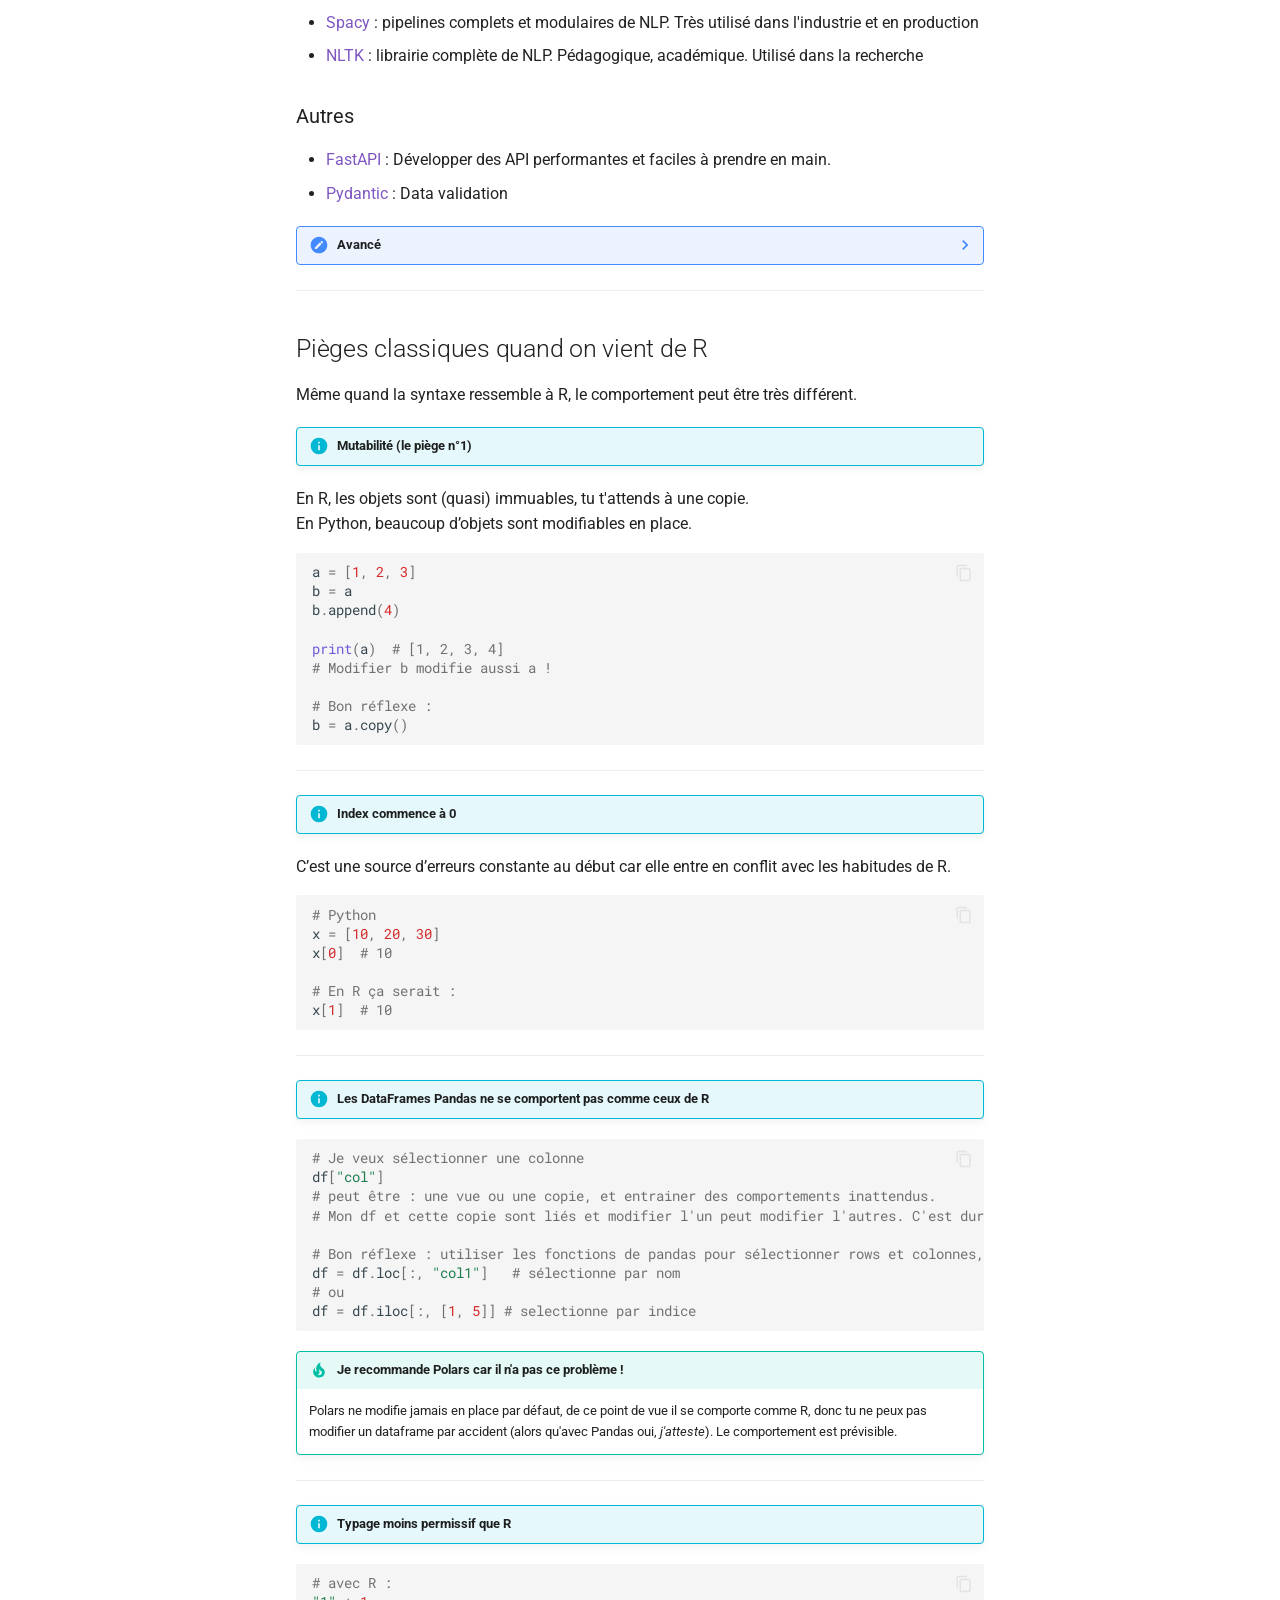
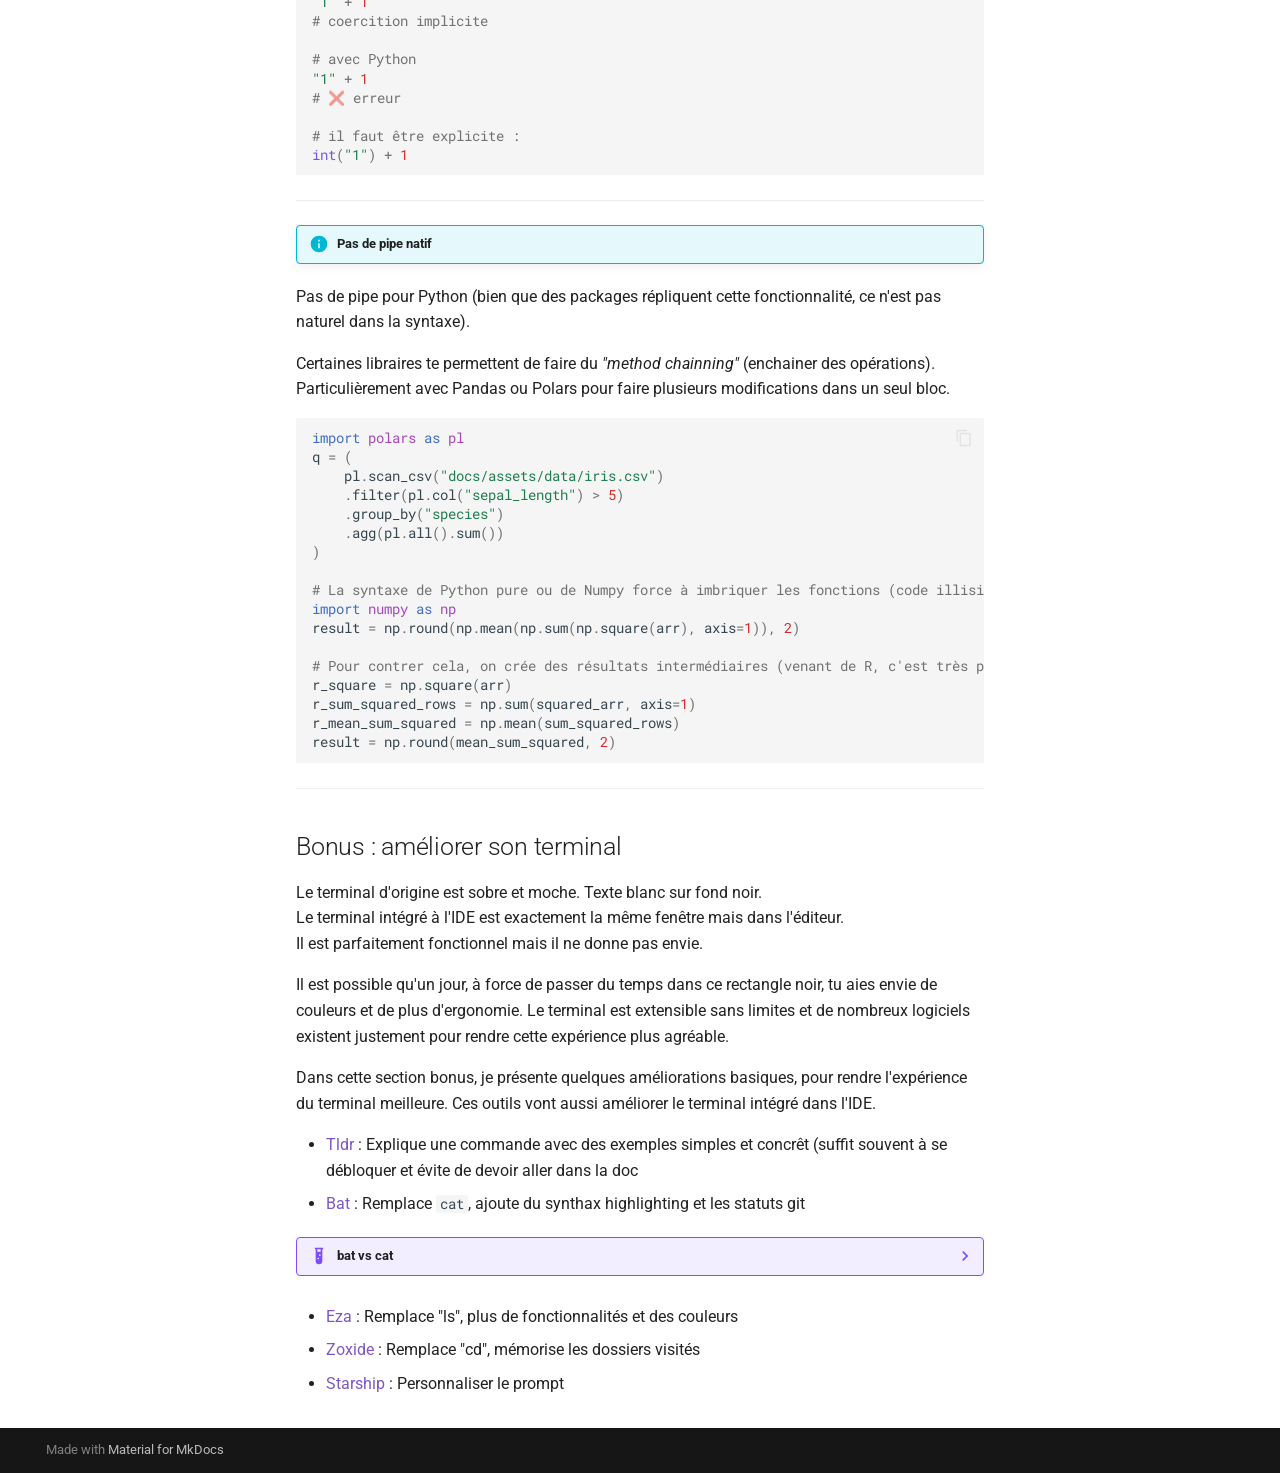
<file: toolkit/index.html>
<!doctype html>
<html lang="en" class="no-js">
  <head>
    
      <meta charset="utf-8">
      <meta name="viewport" content="width=device-width,initial-scale=1">
      
      
      
        <link rel="canonical" href="https://CalHenry.github.io/Python-guide-for-R-users/toolkit/">
      
      
        <link rel="prev" href="../notebooks/">
      
      
      
        
      
      
      <link rel="icon" href="../assets/images/favicon.png">
      <meta name="generator" content="mkdocs-1.6.1, mkdocs-material-9.7.6">
    
    
      
        <title>Toolkit - Python guide for R users</title>
      
    
    
      <link rel="stylesheet" href="../assets/stylesheets/main.484c7ddc.min.css">
      
        
        <link rel="stylesheet" href="../assets/stylesheets/palette.ab4e12ef.min.css">
      
      


    
    
      
    
    
      
        
        
        <link rel="preconnect" href="https://fonts.gstatic.com" crossorigin>
        <link rel="stylesheet" href="https://fonts.googleapis.com/css?family=Roboto:300,300i,400,400i,700,700i%7CRoboto+Mono:400,400i,700,700i&display=fallback">
        <style>:root{--md-text-font:"Roboto";--md-code-font:"Roboto Mono"}</style>
      
    
    
      <link rel="stylesheet" href="../css/extra.css">
    
    <script>__md_scope=new URL("..",location),__md_hash=e=>[...e].reduce(((e,_)=>(e<<5)-e+_.charCodeAt(0)),0),__md_get=(e,_=localStorage,t=__md_scope)=>JSON.parse(_.getItem(t.pathname+"."+e)),__md_set=(e,_,t=localStorage,a=__md_scope)=>{try{t.setItem(a.pathname+"."+e,JSON.stringify(_))}catch(e){}}</script>
    
      

    
    
  </head>
  
  
    
    
      
    
    
    
    
    <body dir="ltr" data-md-color-scheme="default" data-md-color-primary="indigo" data-md-color-accent="indigo">
  
    
    <input class="md-toggle" data-md-toggle="drawer" type="checkbox" id="__drawer" autocomplete="off">
    <input class="md-toggle" data-md-toggle="search" type="checkbox" id="__search" autocomplete="off">
    <label class="md-overlay" for="__drawer"></label>
    <div data-md-component="skip">
      
        
        <a href="#toolkit" class="md-skip">
          Skip to content
        </a>
      
    </div>
    <div data-md-component="announce">
      
    </div>
    
    
      

<header class="md-header" data-md-component="header">
  <nav class="md-header__inner md-grid" aria-label="Header">
    <a href=".." title="Python guide for R users" class="md-header__button md-logo" aria-label="Python guide for R users" data-md-component="logo">
      
  
  <svg xmlns="http://www.w3.org/2000/svg" viewBox="0 0 24 24"><path d="M12 8a3 3 0 0 0 3-3 3 3 0 0 0-3-3 3 3 0 0 0-3 3 3 3 0 0 0 3 3m0 3.54C9.64 9.35 6.5 8 3 8v11c3.5 0 6.64 1.35 9 3.54 2.36-2.19 5.5-3.54 9-3.54V8c-3.5 0-6.64 1.35-9 3.54"/></svg>

    </a>
    <label class="md-header__button md-icon" for="__drawer">
      
      <svg xmlns="http://www.w3.org/2000/svg" viewBox="0 0 24 24"><path d="M3 6h18v2H3zm0 5h18v2H3zm0 5h18v2H3z"/></svg>
    </label>
    <div class="md-header__title" data-md-component="header-title">
      <div class="md-header__ellipsis">
        <div class="md-header__topic">
          <span class="md-ellipsis">
            Python guide for R users
          </span>
        </div>
        <div class="md-header__topic" data-md-component="header-topic">
          <span class="md-ellipsis">
            
              Toolkit
            
          </span>
        </div>
      </div>
    </div>
    
      
        <form class="md-header__option" data-md-component="palette">
  
    
    
    
    <input class="md-option" data-md-color-media="(prefers-color-scheme)" data-md-color-scheme="default" data-md-color-primary="indigo" data-md-color-accent="indigo"  aria-label="Switch to light mode"  type="radio" name="__palette" id="__palette_0">
    
      <label class="md-header__button md-icon" title="Switch to light mode" for="__palette_1" hidden>
        <svg xmlns="http://www.w3.org/2000/svg" viewBox="0 0 24 24"><path d="m14.3 16-.7-2h-3.2l-.7 2H7.8L11 7h2l3.2 9zM20 8.69V4h-4.69L12 .69 8.69 4H4v4.69L.69 12 4 15.31V20h4.69L12 23.31 15.31 20H20v-4.69L23.31 12zm-9.15 3.96h2.3L12 9z"/></svg>
      </label>
    
  
    
    
    
    <input class="md-option" data-md-color-media="(prefers-color-scheme: light)" data-md-color-scheme="default" data-md-color-primary="deep-purple" data-md-color-accent="deep-purple"  aria-label="Switch to dark mode"  type="radio" name="__palette" id="__palette_1">
    
      <label class="md-header__button md-icon" title="Switch to dark mode" for="__palette_2" hidden>
        <svg xmlns="http://www.w3.org/2000/svg" viewBox="0 0 24 24"><path d="M12 8a4 4 0 0 0-4 4 4 4 0 0 0 4 4 4 4 0 0 0 4-4 4 4 0 0 0-4-4m0 10a6 6 0 0 1-6-6 6 6 0 0 1 6-6 6 6 0 0 1 6 6 6 6 0 0 1-6 6m8-9.31V4h-4.69L12 .69 8.69 4H4v4.69L.69 12 4 15.31V20h4.69L12 23.31 15.31 20H20v-4.69L23.31 12z"/></svg>
      </label>
    
  
    
    
    
    <input class="md-option" data-md-color-media="(prefers-color-scheme: dark)" data-md-color-scheme="slate" data-md-color-primary="deep-purple" data-md-color-accent="deep-purple"  aria-label="Switch to light mode"  type="radio" name="__palette" id="__palette_2">
    
      <label class="md-header__button md-icon" title="Switch to light mode" for="__palette_0" hidden>
        <svg xmlns="http://www.w3.org/2000/svg" viewBox="0 0 24 24"><path d="M12 18c-.89 0-1.74-.2-2.5-.55C11.56 16.5 13 14.42 13 12s-1.44-4.5-3.5-5.45C10.26 6.2 11.11 6 12 6a6 6 0 0 1 6 6 6 6 0 0 1-6 6m8-9.31V4h-4.69L12 .69 8.69 4H4v4.69L.69 12 4 15.31V20h4.69L12 23.31 15.31 20H20v-4.69L23.31 12z"/></svg>
      </label>
    
  
</form>
      
    
    
      <script>var palette=__md_get("__palette");if(palette&&palette.color){if("(prefers-color-scheme)"===palette.color.media){var media=matchMedia("(prefers-color-scheme: light)"),input=document.querySelector(media.matches?"[data-md-color-media='(prefers-color-scheme: light)']":"[data-md-color-media='(prefers-color-scheme: dark)']");palette.color.media=input.getAttribute("data-md-color-media"),palette.color.scheme=input.getAttribute("data-md-color-scheme"),palette.color.primary=input.getAttribute("data-md-color-primary"),palette.color.accent=input.getAttribute("data-md-color-accent")}for(var[key,value]of Object.entries(palette.color))document.body.setAttribute("data-md-color-"+key,value)}</script>
    
    
    
      
      
        <label class="md-header__button md-icon" for="__search">
          
          <svg xmlns="http://www.w3.org/2000/svg" viewBox="0 0 24 24"><path d="M9.5 3A6.5 6.5 0 0 1 16 9.5c0 1.61-.59 3.09-1.56 4.23l.27.27h.79l5 5-1.5 1.5-5-5v-.79l-.27-.27A6.52 6.52 0 0 1 9.5 16 6.5 6.5 0 0 1 3 9.5 6.5 6.5 0 0 1 9.5 3m0 2C7 5 5 7 5 9.5S7 14 9.5 14 14 12 14 9.5 12 5 9.5 5"/></svg>
        </label>
        <div class="md-search" data-md-component="search" role="dialog">
  <label class="md-search__overlay" for="__search"></label>
  <div class="md-search__inner" role="search">
    <form class="md-search__form" name="search">
      <input type="text" class="md-search__input" name="query" aria-label="Search" placeholder="Search" autocapitalize="off" autocorrect="off" autocomplete="off" spellcheck="false" data-md-component="search-query" required>
      <label class="md-search__icon md-icon" for="__search">
        
        <svg xmlns="http://www.w3.org/2000/svg" viewBox="0 0 24 24"><path d="M9.5 3A6.5 6.5 0 0 1 16 9.5c0 1.61-.59 3.09-1.56 4.23l.27.27h.79l5 5-1.5 1.5-5-5v-.79l-.27-.27A6.52 6.52 0 0 1 9.5 16 6.5 6.5 0 0 1 3 9.5 6.5 6.5 0 0 1 9.5 3m0 2C7 5 5 7 5 9.5S7 14 9.5 14 14 12 14 9.5 12 5 9.5 5"/></svg>
        
        <svg xmlns="http://www.w3.org/2000/svg" viewBox="0 0 24 24"><path d="M20 11v2H8l5.5 5.5-1.42 1.42L4.16 12l7.92-7.92L13.5 5.5 8 11z"/></svg>
      </label>
      <nav class="md-search__options" aria-label="Search">
        
        <button type="reset" class="md-search__icon md-icon" title="Clear" aria-label="Clear" tabindex="-1">
          
          <svg xmlns="http://www.w3.org/2000/svg" viewBox="0 0 24 24"><path d="M19 6.41 17.59 5 12 10.59 6.41 5 5 6.41 10.59 12 5 17.59 6.41 19 12 13.41 17.59 19 19 17.59 13.41 12z"/></svg>
        </button>
      </nav>
      
    </form>
    <div class="md-search__output">
      <div class="md-search__scrollwrap" tabindex="0" data-md-scrollfix>
        <div class="md-search-result" data-md-component="search-result">
          <div class="md-search-result__meta">
            Initializing search
          </div>
          <ol class="md-search-result__list" role="presentation"></ol>
        </div>
      </div>
    </div>
  </div>
</div>
      
    
    
      <div class="md-header__source">
        <a href="https://github.com/CalHenry/Python-guide-for-R-users" title="Go to repository" class="md-source" data-md-component="source">
  <div class="md-source__icon md-icon">
    
    <svg xmlns="http://www.w3.org/2000/svg" viewBox="0 0 448 512"><!--! Font Awesome Free 7.1.0 by @fontawesome - https://fontawesome.com License - https://fontawesome.com/license/free (Icons: CC BY 4.0, Fonts: SIL OFL 1.1, Code: MIT License) Copyright 2025 Fonticons, Inc.--><path d="M439.6 236.1 244 40.5c-5.4-5.5-12.8-8.5-20.4-8.5s-15 3-20.4 8.4L162.5 81l51.5 51.5c27.1-9.1 52.7 16.8 43.4 43.7l49.7 49.7c34.2-11.8 61.2 31 35.5 56.7-26.5 26.5-70.2-2.9-56-37.3L240.3 199v121.9c25.3 12.5 22.3 41.8 9.1 55-6.4 6.4-15.2 10.1-24.3 10.1s-17.8-3.6-24.3-10.1c-17.6-17.6-11.1-46.9 11.2-56v-123c-20.8-8.5-24.6-30.7-18.6-45L142.6 101 8.5 235.1C3 240.6 0 247.9 0 255.5s3 15 8.5 20.4l195.6 195.7c5.4 5.4 12.7 8.4 20.4 8.4s15-3 20.4-8.4l194.7-194.7c5.4-5.4 8.4-12.8 8.4-20.4s-3-15-8.4-20.4"/></svg>
  </div>
  <div class="md-source__repository">
    GitHub
  </div>
</a>
      </div>
    
  </nav>
  
</header>
    
    <div class="md-container" data-md-component="container">
      
      
        
          
            
<nav class="md-tabs" aria-label="Tabs" data-md-component="tabs">
  <div class="md-grid">
    <ul class="md-tabs__list">
      
        
  
  
  
  
    <li class="md-tabs__item">
      <a href=".." class="md-tabs__link">
        
  
  
    
  
  Préface

      </a>
    </li>
  

      
        
  
  
  
  
    <li class="md-tabs__item">
      <a href="../terminal/" class="md-tabs__link">
        
  
  
    
  
  Terminal

      </a>
    </li>
  

      
        
  
  
  
  
    <li class="md-tabs__item">
      <a href="../python/" class="md-tabs__link">
        
  
  
    
  
  Python sous le capot

      </a>
    </li>
  

      
        
  
  
  
  
    <li class="md-tabs__item">
      <a href="../git/" class="md-tabs__link">
        
  
  
    
  
  Git &amp; GitHub

      </a>
    </li>
  

      
        
  
  
  
  
    <li class="md-tabs__item">
      <a href="../coder_python/" class="md-tabs__link">
        
  
  
    
  
  Coder en Python

      </a>
    </li>
  

      
        
  
  
  
  
    <li class="md-tabs__item">
      <a href="../notebooks/" class="md-tabs__link">
        
  
  
    
  
  Notebooks

      </a>
    </li>
  

      
        
  
  
  
    
  
  
    <li class="md-tabs__item md-tabs__item--active">
      <a href="./" class="md-tabs__link">
        
  
  
    
  
  Toolkit

      </a>
    </li>
  

      
    </ul>
  </div>
</nav>
          
        
      
      <main class="md-main" data-md-component="main">
        <div class="md-main__inner md-grid">
          
            
              
              <div class="md-sidebar md-sidebar--primary" data-md-component="sidebar" data-md-type="navigation" >
                <div class="md-sidebar__scrollwrap">
                  <div class="md-sidebar__inner">
                    


  


<nav class="md-nav md-nav--primary md-nav--lifted" aria-label="Navigation" data-md-level="0">
  <label class="md-nav__title" for="__drawer">
    <a href=".." title="Python guide for R users" class="md-nav__button md-logo" aria-label="Python guide for R users" data-md-component="logo">
      
  
  <svg xmlns="http://www.w3.org/2000/svg" viewBox="0 0 24 24"><path d="M12 8a3 3 0 0 0 3-3 3 3 0 0 0-3-3 3 3 0 0 0-3 3 3 3 0 0 0 3 3m0 3.54C9.64 9.35 6.5 8 3 8v11c3.5 0 6.64 1.35 9 3.54 2.36-2.19 5.5-3.54 9-3.54V8c-3.5 0-6.64 1.35-9 3.54"/></svg>

    </a>
    Python guide for R users
  </label>
  
    <div class="md-nav__source">
      <a href="https://github.com/CalHenry/Python-guide-for-R-users" title="Go to repository" class="md-source" data-md-component="source">
  <div class="md-source__icon md-icon">
    
    <svg xmlns="http://www.w3.org/2000/svg" viewBox="0 0 448 512"><!--! Font Awesome Free 7.1.0 by @fontawesome - https://fontawesome.com License - https://fontawesome.com/license/free (Icons: CC BY 4.0, Fonts: SIL OFL 1.1, Code: MIT License) Copyright 2025 Fonticons, Inc.--><path d="M439.6 236.1 244 40.5c-5.4-5.5-12.8-8.5-20.4-8.5s-15 3-20.4 8.4L162.5 81l51.5 51.5c27.1-9.1 52.7 16.8 43.4 43.7l49.7 49.7c34.2-11.8 61.2 31 35.5 56.7-26.5 26.5-70.2-2.9-56-37.3L240.3 199v121.9c25.3 12.5 22.3 41.8 9.1 55-6.4 6.4-15.2 10.1-24.3 10.1s-17.8-3.6-24.3-10.1c-17.6-17.6-11.1-46.9 11.2-56v-123c-20.8-8.5-24.6-30.7-18.6-45L142.6 101 8.5 235.1C3 240.6 0 247.9 0 255.5s3 15 8.5 20.4l195.6 195.7c5.4 5.4 12.7 8.4 20.4 8.4s15-3 20.4-8.4l194.7-194.7c5.4-5.4 8.4-12.8 8.4-20.4s-3-15-8.4-20.4"/></svg>
  </div>
  <div class="md-source__repository">
    GitHub
  </div>
</a>
    </div>
  
  <ul class="md-nav__list" data-md-scrollfix>
    
      
      
  
  
  
  
    <li class="md-nav__item">
      <a href=".." class="md-nav__link">
        
  
  
  <span class="md-ellipsis">
    
  
    Préface
  

    
  </span>
  
  

      </a>
    </li>
  

    
      
      
  
  
  
  
    <li class="md-nav__item">
      <a href="../terminal/" class="md-nav__link">
        
  
  
  <span class="md-ellipsis">
    
  
    Terminal
  

    
  </span>
  
  

      </a>
    </li>
  

    
      
      
  
  
  
  
    <li class="md-nav__item">
      <a href="../python/" class="md-nav__link">
        
  
  
  <span class="md-ellipsis">
    
  
    Python sous le capot
  

    
  </span>
  
  

      </a>
    </li>
  

    
      
      
  
  
  
  
    <li class="md-nav__item">
      <a href="../git/" class="md-nav__link">
        
  
  
  <span class="md-ellipsis">
    
  
    Git &amp; GitHub
  

    
  </span>
  
  

      </a>
    </li>
  

    
      
      
  
  
  
  
    <li class="md-nav__item">
      <a href="../coder_python/" class="md-nav__link">
        
  
  
  <span class="md-ellipsis">
    
  
    Coder en Python
  

    
  </span>
  
  

      </a>
    </li>
  

    
      
      
  
  
  
  
    <li class="md-nav__item">
      <a href="../notebooks/" class="md-nav__link">
        
  
  
  <span class="md-ellipsis">
    
  
    Notebooks
  

    
  </span>
  
  

      </a>
    </li>
  

    
      
      
  
  
    
  
  
  
    <li class="md-nav__item md-nav__item--active">
      
      <input class="md-nav__toggle md-toggle" type="checkbox" id="__toc">
      
      
        
      
      
        <label class="md-nav__link md-nav__link--active" for="__toc">
          
  
  
  <span class="md-ellipsis">
    
  
    Toolkit
  

    
  </span>
  
  

          <span class="md-nav__icon md-icon"></span>
        </label>
      
      <a href="./" class="md-nav__link md-nav__link--active">
        
  
  
  <span class="md-ellipsis">
    
  
    Toolkit
  

    
  </span>
  
  

      </a>
      
        

<nav class="md-nav md-nav--secondary" aria-label="Table of contents">
  
  
  
    
  
  
    <label class="md-nav__title" for="__toc">
      <span class="md-nav__icon md-icon"></span>
      Table of contents
    </label>
    <ul class="md-nav__list" data-md-component="toc" data-md-scrollfix>
      
        <li class="md-nav__item">
  <a href="#python" class="md-nav__link">
    <span class="md-ellipsis">
      
        Python
      
    </span>
  </a>
  
</li>
      
        <li class="md-nav__item">
  <a href="#librairies-python-pour-aider-la-transition-depuis-r" class="md-nav__link">
    <span class="md-ellipsis">
      
        Librairies Python pour aider la transition depuis R
      
    </span>
  </a>
  
</li>
      
        <li class="md-nav__item">
  <a href="#lecosysteme-de-python-pour-les-data-sciences-et-les-statistiques" class="md-nav__link">
    <span class="md-ellipsis">
      
        L'écosystème de Python pour les data sciences et les statistiques
      
    </span>
  </a>
  
    <nav class="md-nav" aria-label="L&#39;écosystème de Python pour les data sciences et les statistiques">
      <ul class="md-nav__list">
        
          <li class="md-nav__item">
  <a href="#scientifique" class="md-nav__link">
    <span class="md-ellipsis">
      
        Scientifique
      
    </span>
  </a>
  
</li>
        
          <li class="md-nav__item">
  <a href="#dataframe" class="md-nav__link">
    <span class="md-ellipsis">
      
        Dataframe
      
    </span>
  </a>
  
</li>
        
          <li class="md-nav__item">
  <a href="#machine-learning" class="md-nav__link">
    <span class="md-ellipsis">
      
        Machine Learning
      
    </span>
  </a>
  
</li>
        
          <li class="md-nav__item">
  <a href="#deep-learning" class="md-nav__link">
    <span class="md-ellipsis">
      
        Deep Learning
      
    </span>
  </a>
  
</li>
        
          <li class="md-nav__item">
  <a href="#databases" class="md-nav__link">
    <span class="md-ellipsis">
      
        Databases
      
    </span>
  </a>
  
</li>
        
          <li class="md-nav__item">
  <a href="#data-viz-et-applications" class="md-nav__link">
    <span class="md-ellipsis">
      
        Data viz et applications
      
    </span>
  </a>
  
</li>
        
          <li class="md-nav__item">
  <a href="#nlp" class="md-nav__link">
    <span class="md-ellipsis">
      
        NLP
      
    </span>
  </a>
  
</li>
        
          <li class="md-nav__item">
  <a href="#autres" class="md-nav__link">
    <span class="md-ellipsis">
      
        Autres
      
    </span>
  </a>
  
</li>
        
          <li class="md-nav__item">
  <a href="#test" class="md-nav__link">
    <span class="md-ellipsis">
      
        Test
      
    </span>
  </a>
  
</li>
        
          <li class="md-nav__item">
  <a href="#web-scraping" class="md-nav__link">
    <span class="md-ellipsis">
      
        Web scraping
      
    </span>
  </a>
  
</li>
        
          <li class="md-nav__item">
  <a href="#ai" class="md-nav__link">
    <span class="md-ellipsis">
      
        AI
      
    </span>
  </a>
  
</li>
        
      </ul>
    </nav>
  
</li>
      
        <li class="md-nav__item">
  <a href="#pieges-classiques-quand-on-vient-de-r" class="md-nav__link">
    <span class="md-ellipsis">
      
        Pièges classiques quand on vient de R
      
    </span>
  </a>
  
</li>
      
        <li class="md-nav__item">
  <a href="#bonus-ameliorer-son-terminal" class="md-nav__link">
    <span class="md-ellipsis">
      
        Bonus : améliorer son terminal
      
    </span>
  </a>
  
</li>
      
    </ul>
  
</nav>
      
    </li>
  

    
  </ul>
</nav>
                  </div>
                </div>
              </div>
            
            
              
              <div class="md-sidebar md-sidebar--secondary" data-md-component="sidebar" data-md-type="toc" >
                <div class="md-sidebar__scrollwrap">
                  <div class="md-sidebar__inner">
                    

<nav class="md-nav md-nav--secondary" aria-label="Table of contents">
  
  
  
    
  
  
    <label class="md-nav__title" for="__toc">
      <span class="md-nav__icon md-icon"></span>
      Table of contents
    </label>
    <ul class="md-nav__list" data-md-component="toc" data-md-scrollfix>
      
        <li class="md-nav__item">
  <a href="#python" class="md-nav__link">
    <span class="md-ellipsis">
      
        Python
      
    </span>
  </a>
  
</li>
      
        <li class="md-nav__item">
  <a href="#librairies-python-pour-aider-la-transition-depuis-r" class="md-nav__link">
    <span class="md-ellipsis">
      
        Librairies Python pour aider la transition depuis R
      
    </span>
  </a>
  
</li>
      
        <li class="md-nav__item">
  <a href="#lecosysteme-de-python-pour-les-data-sciences-et-les-statistiques" class="md-nav__link">
    <span class="md-ellipsis">
      
        L'écosystème de Python pour les data sciences et les statistiques
      
    </span>
  </a>
  
    <nav class="md-nav" aria-label="L&#39;écosystème de Python pour les data sciences et les statistiques">
      <ul class="md-nav__list">
        
          <li class="md-nav__item">
  <a href="#scientifique" class="md-nav__link">
    <span class="md-ellipsis">
      
        Scientifique
      
    </span>
  </a>
  
</li>
        
          <li class="md-nav__item">
  <a href="#dataframe" class="md-nav__link">
    <span class="md-ellipsis">
      
        Dataframe
      
    </span>
  </a>
  
</li>
        
          <li class="md-nav__item">
  <a href="#machine-learning" class="md-nav__link">
    <span class="md-ellipsis">
      
        Machine Learning
      
    </span>
  </a>
  
</li>
        
          <li class="md-nav__item">
  <a href="#deep-learning" class="md-nav__link">
    <span class="md-ellipsis">
      
        Deep Learning
      
    </span>
  </a>
  
</li>
        
          <li class="md-nav__item">
  <a href="#databases" class="md-nav__link">
    <span class="md-ellipsis">
      
        Databases
      
    </span>
  </a>
  
</li>
        
          <li class="md-nav__item">
  <a href="#data-viz-et-applications" class="md-nav__link">
    <span class="md-ellipsis">
      
        Data viz et applications
      
    </span>
  </a>
  
</li>
        
          <li class="md-nav__item">
  <a href="#nlp" class="md-nav__link">
    <span class="md-ellipsis">
      
        NLP
      
    </span>
  </a>
  
</li>
        
          <li class="md-nav__item">
  <a href="#autres" class="md-nav__link">
    <span class="md-ellipsis">
      
        Autres
      
    </span>
  </a>
  
</li>
        
          <li class="md-nav__item">
  <a href="#test" class="md-nav__link">
    <span class="md-ellipsis">
      
        Test
      
    </span>
  </a>
  
</li>
        
          <li class="md-nav__item">
  <a href="#web-scraping" class="md-nav__link">
    <span class="md-ellipsis">
      
        Web scraping
      
    </span>
  </a>
  
</li>
        
          <li class="md-nav__item">
  <a href="#ai" class="md-nav__link">
    <span class="md-ellipsis">
      
        AI
      
    </span>
  </a>
  
</li>
        
      </ul>
    </nav>
  
</li>
      
        <li class="md-nav__item">
  <a href="#pieges-classiques-quand-on-vient-de-r" class="md-nav__link">
    <span class="md-ellipsis">
      
        Pièges classiques quand on vient de R
      
    </span>
  </a>
  
</li>
      
        <li class="md-nav__item">
  <a href="#bonus-ameliorer-son-terminal" class="md-nav__link">
    <span class="md-ellipsis">
      
        Bonus : améliorer son terminal
      
    </span>
  </a>
  
</li>
      
    </ul>
  
</nav>
                  </div>
                </div>
              </div>
            
          
          
            <div class="md-content" data-md-component="content">
              
              <article class="md-content__inner md-typeset">
                
                  


  
  


<h1 id="toolkit">Toolkit</h1>
<div class="admonition quote">
<p class="admonition-title">Le bon outil au bon endroit, c'est mieux.         - Moi</p>
</div>
<blockquote>
<p>Pas besoin de tout lire d'une traite : ce chapitre est fait pour être consulté et reconsulté. Il regroupe les outils et packages recommandés pour les data sciences en Python, et ceux qui apportent un peu de la philosophie R dans l'écosystème Python.</p>
</blockquote>
<div class="admonition example">
<p class="admonition-title"><strong>TL;DR — Mon setup recommandé si tu viens de R</strong></p>
<ul>
<li>IDE : <strong>Positron</strong></li>
<li>Environnement : <strong>uv</strong></li>
<li>Dataframe : <strong>Polars</strong></li>
<li>DataViz : <strong>Seaborn</strong> ou <strong>Plotnine</strong></li>
<li>Statistiques : <strong>statsmodels</strong></li>
<li>Notebooks : <strong>Marimo</strong></li>
</ul>
</div>
<hr />
<h2 id="python">Python</h2>
<p>Outils de l'écosystème pour coder en Python.</p>
<details class="note">
<summary>Positron</summary>
<p><a href="https://positron.posit.co/">Positron (IDE)</a> est un fork de VSCode par Posit, pensé pour les data sciences et pour créer un outil Python et R familier aux développeurs R. </p>
<blockquote>
<p>En 2 mots : c'est VSCode qui se déguise en RStudio. VSCode <em>pensé</em> pour les data sciences.  </p>
</blockquote>
<p>Les avantages majeurs par rapport à VScode sont :</p>
<ul>
<li>
<p>Support de R et de Python nativement</p>
</li>
<li>
<p>Même layout que RStudio - même logique que RStudio</p>
</li>
<li>
<p>Data explorer</p>
</li>
<li>
<p>UI adaptée pour Python et R (passage de Python à R et de choix de l'environnement virtuel ergonomique)</p>
</li>
<li>
<p>Support natif pour Quarto, Shiny, Air (formateur pour R)</p>
</li>
</ul>
<p>C'est donc un IDE moderne qui propose une meilleure expérience (plus intégrée) pour les data sciences et l'exploration de données que VSCode.<br />
Positron s'inspire beaucoup de RStudio et pour le mieux.</p>
<blockquote>
<p>Posit ne compte pas arrêter de supporter RStudio, qui reste le meilleur outil pour développer en R. 
Positron est une super alternative pour tout utilisateur de R qui doit se mettre à Python.</p>
</blockquote>
</details>
<details class="note">
<summary>UV</summary>
<p><a href="https://docs.astral.sh/uv/pip/environments/">UV (gestionnaire d'environnement)</a> est présenté dans la <a href="../python/">section sur les gestionnaires d'environnements</a>.  </p>
<p>Commandes les plus utiles de UV</p>
<div class="highlight"><pre><span></span><code><a id="__codelineno-0-1" name="__codelineno-0-1" href="#__codelineno-0-1"></a><span class="c1"># Doc de la CLI</span>
<a id="__codelineno-0-2" name="__codelineno-0-2" href="#__codelineno-0-2"></a>uv<span class="w"> </span><span class="nb">help</span><span class="w"> </span>
<a id="__codelineno-0-3" name="__codelineno-0-3" href="#__codelineno-0-3"></a><span class="c1"># détail d&#39;une commande</span>
<a id="__codelineno-0-4" name="__codelineno-0-4" href="#__codelineno-0-4"></a>uv<span class="w"> </span><span class="nb">help</span><span class="w"> </span>&lt;command&gt;<span class="w">  </span><span class="c1"># ex : uv help init</span>
<a id="__codelineno-0-5" name="__codelineno-0-5" href="#__codelineno-0-5"></a>
<a id="__codelineno-0-6" name="__codelineno-0-6" href="#__codelineno-0-6"></a><span class="c1"># Initialiser un projet</span>
<a id="__codelineno-0-7" name="__codelineno-0-7" href="#__codelineno-0-7"></a>uv<span class="w"> </span>init<span class="w"> </span>&lt;nom-projet&gt;
<a id="__codelineno-0-8" name="__codelineno-0-8" href="#__codelineno-0-8"></a>
<a id="__codelineno-0-9" name="__codelineno-0-9" href="#__codelineno-0-9"></a><span class="c1"># Ajouter/ supprimer un package</span>
<a id="__codelineno-0-10" name="__codelineno-0-10" href="#__codelineno-0-10"></a>uv<span class="w"> </span>add<span class="w"> </span>&lt;package&gt;
<a id="__codelineno-0-11" name="__codelineno-0-11" href="#__codelineno-0-11"></a>uv<span class="w"> </span>remove<span class="w"> </span>&lt;package&gt;
<a id="__codelineno-0-12" name="__codelineno-0-12" href="#__codelineno-0-12"></a>
<a id="__codelineno-0-13" name="__codelineno-0-13" href="#__codelineno-0-13"></a><span class="c1"># Installer ou mettre à jour l&#39;environnement virtuel</span>
<a id="__codelineno-0-14" name="__codelineno-0-14" href="#__codelineno-0-14"></a>uv<span class="w"> </span>sync
<a id="__codelineno-0-15" name="__codelineno-0-15" href="#__codelineno-0-15"></a>
<a id="__codelineno-0-16" name="__codelineno-0-16" href="#__codelineno-0-16"></a><span class="c1"># Schéma des dépendances du projet sous forme d&#39;arbre</span>
<a id="__codelineno-0-17" name="__codelineno-0-17" href="#__codelineno-0-17"></a>uv<span class="w"> </span>tree
<a id="__codelineno-0-18" name="__codelineno-0-18" href="#__codelineno-0-18"></a>
<a id="__codelineno-0-19" name="__codelineno-0-19" href="#__codelineno-0-19"></a><span class="c1"># Run une commande</span>
<a id="__codelineno-0-20" name="__codelineno-0-20" href="#__codelineno-0-20"></a>uv<span class="w"> </span>run<span class="w"> </span>&lt;command&gt;<span class="w">  </span><span class="c1"># ex : uv run marimo edit &lt;notebook.py&gt;</span>
<a id="__codelineno-0-21" name="__codelineno-0-21" href="#__codelineno-0-21"></a>
<a id="__codelineno-0-22" name="__codelineno-0-22" href="#__codelineno-0-22"></a><span class="c1"># Run un script</span>
<a id="__codelineno-0-23" name="__codelineno-0-23" href="#__codelineno-0-23"></a>uv<span class="w"> </span>run<span class="w"> </span>&lt;script.py&gt;<span class="w">  </span><span class="c1"># version compacte de &#39;uv run python &lt;script.py&gt;&#39;</span>
</code></pre></div>
</details>
<details class="note">
<summary>Pixi</summary>
<p><a href="https://pixi.prefix.dev/latest/">Pixi (gestionnaire d'environnement pour conda)</a> est présenté en détails <a href="../python/">ici</a>.</p>
<p>Commandes les plus utiles de Pixi</p>
<div class="highlight"><pre><span></span><code><a id="__codelineno-1-1" name="__codelineno-1-1" href="#__codelineno-1-1"></a><span class="c1"># Doc de la CLI</span>
<a id="__codelineno-1-2" name="__codelineno-1-2" href="#__codelineno-1-2"></a>pixi<span class="w"> </span><span class="nb">help</span><span class="w"> </span>
<a id="__codelineno-1-3" name="__codelineno-1-3" href="#__codelineno-1-3"></a><span class="c1"># détail d&#39;une commande</span>
<a id="__codelineno-1-4" name="__codelineno-1-4" href="#__codelineno-1-4"></a>pixi<span class="w"> </span><span class="nb">help</span><span class="w"> </span>&lt;command&gt;<span class="w">  </span><span class="c1"># ex : pixi help init</span>
<a id="__codelineno-1-5" name="__codelineno-1-5" href="#__codelineno-1-5"></a>
<a id="__codelineno-1-6" name="__codelineno-1-6" href="#__codelineno-1-6"></a><span class="c1"># Initialiser un projet</span>
<a id="__codelineno-1-7" name="__codelineno-1-7" href="#__codelineno-1-7"></a>pixi<span class="w"> </span>init<span class="w"> </span>&lt;nom-projet&gt;
<a id="__codelineno-1-8" name="__codelineno-1-8" href="#__codelineno-1-8"></a>
<a id="__codelineno-1-9" name="__codelineno-1-9" href="#__codelineno-1-9"></a><span class="c1"># Rechercher/ ajouter/ supprimer un package</span>
<a id="__codelineno-1-10" name="__codelineno-1-10" href="#__codelineno-1-10"></a>pixi<span class="w"> </span>search<span class="w"> </span>&lt;package&gt;
<a id="__codelineno-1-11" name="__codelineno-1-11" href="#__codelineno-1-11"></a>pixi<span class="w"> </span>add<span class="w"> </span>&lt;package&gt;
<a id="__codelineno-1-12" name="__codelineno-1-12" href="#__codelineno-1-12"></a>pixi<span class="w"> </span>remove<span class="w"> </span>&lt;package&gt;
<a id="__codelineno-1-13" name="__codelineno-1-13" href="#__codelineno-1-13"></a>
<a id="__codelineno-1-14" name="__codelineno-1-14" href="#__codelineno-1-14"></a><span class="c1"># Installer ou mettre à jour l&#39;environnement virtuel</span>
<a id="__codelineno-1-15" name="__codelineno-1-15" href="#__codelineno-1-15"></a>pixi<span class="w"> </span>install
<a id="__codelineno-1-16" name="__codelineno-1-16" href="#__codelineno-1-16"></a>
<a id="__codelineno-1-17" name="__codelineno-1-17" href="#__codelineno-1-17"></a><span class="c1"># Schéma des dépendances du projet sous forme d&#39;arbre</span>
<a id="__codelineno-1-18" name="__codelineno-1-18" href="#__codelineno-1-18"></a>pixi<span class="w"> </span>tree
<a id="__codelineno-1-19" name="__codelineno-1-19" href="#__codelineno-1-19"></a>
<a id="__codelineno-1-20" name="__codelineno-1-20" href="#__codelineno-1-20"></a><span class="c1"># Ouvrir un shell avec l&#39;environnement (remplace &#39;conda activate&#39;, plus besoin de &#39;conda deactivate&#39;, il suffit de faire &#39;exit&#39;)</span>
<a id="__codelineno-1-21" name="__codelineno-1-21" href="#__codelineno-1-21"></a>pixi<span class="w"> </span>shell
<a id="__codelineno-1-22" name="__codelineno-1-22" href="#__codelineno-1-22"></a>
<a id="__codelineno-1-23" name="__codelineno-1-23" href="#__codelineno-1-23"></a><span class="c1"># Run une commande</span>
<a id="__codelineno-1-24" name="__codelineno-1-24" href="#__codelineno-1-24"></a>pixi<span class="w"> </span>run<span class="w"> </span>&lt;command&gt;<span class="w"> </span><span class="c1"># ex : pixi run python &lt;file.py&gt;</span>
</code></pre></div>
</details>
<details class="note">
<summary>Ruff</summary>
<p><a href="https://docs.astral.sh/ruff/">Ruff (linter and formateur)</a> devient progressivement LE formateur et linter de Python, extrêmement rapide et très bien intégré/ supporté par les IDE.  </p>
<blockquote>
<p>Le formateur et le linter de Ruff sont en fait deux sous commandes distinctes, et tu peux n'utiliser que l'un ou l'autre.</p>
</blockquote>
<p>Je recommande d'utiliser Ruff avec l'IDE. Chaque fois que tu sauvegardes ton script, ruff le formate. Positron utilise Ruff par défaut.</p>
<p>Tu peux également utiliser Ruff depuis le terminal.
<div class="highlight"><pre><span></span><code><a id="__codelineno-2-1" name="__codelineno-2-1" href="#__codelineno-2-1"></a>ruff<span class="w"> </span>check<span class="w"> </span>&lt;script.py&gt;<span class="w">    </span><span class="c1"># linter</span>
<a id="__codelineno-2-2" name="__codelineno-2-2" href="#__codelineno-2-2"></a>ruff<span class="w"> </span>format<span class="w"> </span>&lt;script.py&gt;<span class="w">   </span><span class="c1"># formateur</span>
<a id="__codelineno-2-3" name="__codelineno-2-3" href="#__codelineno-2-3"></a><span class="c1"># ou voir toutes les commandes</span>
<a id="__codelineno-2-4" name="__codelineno-2-4" href="#__codelineno-2-4"></a>ruff<span class="w"> </span><span class="nb">help</span>
</code></pre></div></p>
</details>
<details class="note">
<summary>Pyrefly</summary>
<p><a href="https://pyrefly.org/en/docs/">Pyrefly (type checker)</a> est un Type checker pour Python, extrêmement rapide.</p>
<p>Comme pour Ruff, Pyrefly est le type checker par défaut de Positron.</p>
<div class="admonition info">
<p class="admonition-title">Pyrefly est encore jeune dans l'écosystème.</p>
<p>Si tu veux savoir pourquoi les développeurs de Positron l'on choisit, tu peux lire <a href="https://positron.posit.co/blog/posts/2026-03-31-python-type-checkers/#what-we-chose">cet article</a>.</p>
</div>
</details>
<blockquote>
<p><a href="../coder_python/">En savoir plus sur les formateurs de code, linters de code et les type checker</a></p>
</blockquote>
<hr />
<h2 id="librairies-python-pour-aider-la-transition-depuis-r">Librairies Python pour aider la transition depuis R</h2>
<p>Cette section fait le lien direct entre les packages que l'on utilise sur R et leur équivalent ou solution la plus proche en Python. Soit parce que la philosophie du package R est préservée, soit parce que la librairie est plus facile à prendre en main que le standard de Python.</p>
<p>Datasets :</p>
<ul>
<li><a href="https://pola.rs/">Polars</a> - Synthax expressive proche de dyplr, method chainning. Évite la rugosité de la syntaxe de Pandas quand on vient de R. Lazy mode comme <a href="https://dtplyr.tidyverse.org/">dtplyr</a> et <a href="https://duckplyr.tidyverse.org/">duckplyr</a>.</li>
</ul>
<details class="example">
<summary>Comparatif syntaxe dplyr, polars and pandas</summary>
<div class="highlight"><pre><span></span><code><a id="__codelineno-3-1" name="__codelineno-3-1" href="#__codelineno-3-1"></a><span class="c1"># dplyr</span>
<a id="__codelineno-3-2" name="__codelineno-3-2" href="#__codelineno-3-2"></a><span class="n">df</span><span class="w"> </span><span class="o">|&gt;</span>
<a id="__codelineno-3-3" name="__codelineno-3-3" href="#__codelineno-3-3"></a><span class="w">    </span><span class="nf">filter</span><span class="p">(</span><span class="n">mpg</span><span class="w"> </span><span class="o">&gt;</span><span class="w"> </span><span class="m">20</span><span class="p">)</span><span class="w"> </span><span class="o">|&gt;</span>
<a id="__codelineno-3-4" name="__codelineno-3-4" href="#__codelineno-3-4"></a><span class="w">    </span><span class="nf">select</span><span class="p">(</span><span class="n">cyl</span><span class="p">,</span><span class="w"> </span><span class="n">mpg</span><span class="p">)</span><span class="w"> </span><span class="o">|&gt;</span>
<a id="__codelineno-3-5" name="__codelineno-3-5" href="#__codelineno-3-5"></a><span class="w">    </span><span class="nf">mutate</span><span class="p">(</span><span class="n">kpl</span><span class="w"> </span><span class="o">=</span><span class="w"> </span><span class="n">mpg</span><span class="w"> </span><span class="o">*</span><span class="w"> </span><span class="m">0.425</span><span class="p">)</span>
</code></pre></div>
<div class="highlight"><pre><span></span><code><a id="__codelineno-4-1" name="__codelineno-4-1" href="#__codelineno-4-1"></a><span class="c1"># polars</span>
<a id="__codelineno-4-2" name="__codelineno-4-2" href="#__codelineno-4-2"></a><span class="n">df</span><span class="o">.</span><span class="n">filter</span><span class="p">(</span><span class="n">pl</span><span class="o">.</span><span class="n">col</span><span class="p">(</span><span class="s2">&quot;mpg&quot;</span><span class="p">)</span> <span class="o">&gt;</span> <span class="mi">20</span><span class="p">)</span> \
<a id="__codelineno-4-3" name="__codelineno-4-3" href="#__codelineno-4-3"></a>    <span class="o">.</span><span class="n">select</span><span class="p">([</span><span class="s2">&quot;cyl&quot;</span><span class="p">,</span> <span class="s2">&quot;mpg&quot;</span><span class="p">])</span> \
<a id="__codelineno-4-4" name="__codelineno-4-4" href="#__codelineno-4-4"></a>    <span class="o">.</span><span class="n">with_columns</span><span class="p">((</span><span class="n">pl</span><span class="o">.</span><span class="n">col</span><span class="p">(</span><span class="s2">&quot;mpg&quot;</span><span class="p">)</span> <span class="o">*</span> <span class="mf">0.425</span><span class="p">)</span><span class="o">.</span><span class="n">alias</span><span class="p">(</span><span class="s2">&quot;kpl&quot;</span><span class="p">))</span>
</code></pre></div>
<div class="highlight"><pre><span></span><code><a id="__codelineno-5-1" name="__codelineno-5-1" href="#__codelineno-5-1"></a><span class="c1"># pandas</span>
<a id="__codelineno-5-2" name="__codelineno-5-2" href="#__codelineno-5-2"></a><span class="n">df</span> <span class="o">=</span> <span class="n">df</span><span class="p">[</span><span class="n">df</span><span class="p">[</span><span class="s2">&quot;mpg&quot;</span><span class="p">]</span> <span class="o">&gt;</span> <span class="mi">20</span><span class="p">][[</span><span class="s2">&quot;cyl&quot;</span><span class="p">,</span> <span class="s2">&quot;mpg&quot;</span><span class="p">]]</span>
<a id="__codelineno-5-3" name="__codelineno-5-3" href="#__codelineno-5-3"></a><span class="n">df</span><span class="p">[</span><span class="s2">&quot;kpl&quot;</span><span class="p">]</span> <span class="o">=</span> <span class="n">df</span><span class="p">[</span><span class="s2">&quot;mpg&quot;</span><span class="p">]</span> <span class="o">*</span> <span class="mf">0.425</span>
</code></pre></div>
</details>
<p>Data Viz :</p>
<ul>
<li><a href="https://seaborn.pydata.org/">Seaborn</a> - Seaborn est une surcouche de Matplotlib, on utilise les deux librairies ensemble. API moins ruguese que Matplotlib pour les utilisateurs venant de R. Il permet juste de mieux et plus facilement exprimer le graphique, ce qui est souvent difficile avec Matplotlib en venant de ggplot2.</li>
<li><a href="https://plotnine.org/">Plotnine</a> - ggplot2 porté sur Python (syntaxe pratiquement identique à ggplot2, lifesaver si on vient de R).</li>
<li><a href="https://posit-dev.github.io/great-tables/articles/intro.html">Great Tables</a> : package gt de R, mais sur Python.</li>
</ul>
<p>Notebooks :</p>
<ul>
<li><a href="https://marimo.io/">Marimo</a> - Notebook pur Python, réactif, riche et moderne. <a href="../notebooks/">Détails ici</a>.</li>
<li><a href="https://jupyter.org/">Jupyter</a> : Jupyter reste le standard historique, mais Marimo corrige plusieurs de ses limitations.</li>
</ul>
<hr />
<h2 id="lecosysteme-de-python-pour-les-data-sciences-et-les-statistiques">L'écosystème de Python pour les data sciences et les statistiques</h2>
<blockquote>
<p>uniquement les packages principaux, les plus utilisés, les plus populaires ou les plus utiles quand on vient de R.</p>
</blockquote>
<h3 id="scientifique">Scientifique</h3>
<ul>
<li><a href="https://numpy.org/">Numpy</a>: implémentation pour Python des vecteurs (même logique que R, tout est un array (multidimensionnels contrairement aux vecteurs 1D de R))</li>
<li><a href="https://scipy.org/">Scipy</a> : boîte à outils scientifique (dont des modules de statistiques), construite au-dessus de NumPy.</li>
<li><a href="https://www.statsmodels.org/stable/index.html">Statsmodels</a> : librairie d'algorithmes qui reprend l'interface de formule de R.</li>
</ul>
<h3 id="dataframe">Dataframe</h3>
<ul>
<li><a href="https://pandas.pydata.org/docs/">Pandas</a> : librairie la plus populaire, la plus connue et la plus utilisée pour les dataframes (construit par-dessus numpy). Syntaxe est souvent déroutante quand on vient de R</li>
<li><a href="https://docs.pola.rs/">Polars</a> : API plus expressive, très performant, possède un mode lazy</li>
</ul>
<h3 id="machine-learning">Machine Learning</h3>
<ul>
<li><a href="https://scikit-learn.org/stable/index.html">scikit-learn</a> : tout le Machine Learning, très bonne documentation et très bons exemples. LA raison pour laquelle le ML est si populaire sur Python. (construit par-dessus numpy et scipy)</li>
</ul>
<h3 id="deep-learning">Deep Learning</h3>
<ul>
<li><a href="https://pytorch.org/">Pytorch</a> : grand écosystème de Deep Learning, outils pour créer et déployer des réseaux de neurones. PyTorch est aujourd’hui dominant en recherche et très utilisé aussi en production</li>
<li><a href="https://www.tensorflow.org/">TensorFlow</a> : globalement le même usage que PyTorch, perd du terrain, mais reste utilisé dans l'industrie.</li>
<li><a href="https://huggingface.co/docs/transformers/index">Transformers</a> : modèles de Deep Learning : NLP, vision, audio, vidéo. Simple d'utilisation et propose des modèles pré-entrainés</li>
</ul>
<h3 id="databases">Databases</h3>
<ul>
<li><a href="https://docs.python.org/3/library/sqlite3.html">sqlite3</a> : module de Python pour interagir avec SQLite</li>
<li><a href="https://duckdb.org/">Duckdb</a> : database SQL pour l'analyse de données. Très performant, parfait pour traiter des gros volumes localement. Fonctionne directement sur les fichiers CSV/ Parquet. Très utilisé avec Polars ou Pandas.  </li>
</ul>
<h3 id="data-viz-et-applications">Data viz et applications</h3>
<ul>
<li><a href="https://matplotlib.org/">Matplotlib</a> &amp; <a href="https://seaborn.pydata.org/">Seaborn</a> : Duo pour la dataviz</li>
<li><a href="https://streamlit.io/">Streamlit</a> : Rshiny mais pour Python (mais plus simple et moins flexible)</li>
</ul>
<h3 id="nlp">NLP</h3>
<ul>
<li><a href="https://spacy.io/">Spacy</a> : pipelines complets et modulaires de NLP. Très utilisé dans l'industrie et en production</li>
<li><a href="https://www.nltk.org/">NLTK</a> : librairie complète de NLP. Pédagogique, académique. Utilisé dans la recherche</li>
</ul>
<h3 id="autres">Autres</h3>
<ul>
<li><a href="https://fastapi.tiangolo.com/">FastAPI</a> : Développer des API performantes et faciles à prendre en main.</li>
<li><a href="https://docs.pydantic.dev/latest/">Pydantic</a> : Data validation</li>
</ul>
<details class="note">
<summary>Avancé</summary>
<h3 id="test">Test</h3>
<ul>
<li><a href="https://docs.pytest.org/en/stable/">Pytest</a> : standard pour écrire des tests. 100% compatible avec les modules de testing de Python.</li>
</ul>
<h3 id="web-scraping">Web scraping</h3>
<ul>
<li><a href="">Scrapy</a> : Framework complet de scraping. Ne supporte pas le JavaScript.</li>
<li><a href="https://beautiful-soup-4.readthedocs.io/en/latest/">Beautiful soup</a> : pour parser HTML et XML. Ne prends pas en charge le JavaScript.</li>
<li><a href="https://playwright.dev/python/docs/intro">Playwright</a> : librairie d'automatisation de navigateur web et de scraping de pages dynamiques (les sites chargés en JavaScript).</li>
</ul>
<h3 id="ai">AI</h3>
<ul>
<li><a href="https://docs.langchain.com/oss/python/langchain/overview">LangChain</a> : Framework IA le plus utilisé</li>
<li><a href="https://ai.pydantic.dev/">Pydantic-ai</a> : Framework IA qui intègre le type safety et la data validation au coeur de son design. Parfait pour développer des solutions propres et robustes.</li>
<li><a href="https://docs.ollama.com/">Ollama</a>, <a href="https://lmstudio.ai/docs/python">LMStudio</a> et <a href="https://vllm.ai/">vLLM</a> : "inference and serving engines", pour utiliser des LLM en local. vLLM est plus puissant et plus complexe. LMStudio permet de facilement utiliser des modèles MLX (pour les puces Apple).</li>
</ul>
</details>
<hr />
<h2 id="pieges-classiques-quand-on-vient-de-r">Pièges classiques quand on vient de R</h2>
<p>Même quand la syntaxe ressemble à R, le comportement peut être très différent.</p>
<div class="admonition info">
<p class="admonition-title">Mutabilité (le piège n°1)</p>
</div>
<p>En R, les objets sont (quasi) immuables, tu t'attends à une copie.<br />
En Python, beaucoup d’objets sont modifiables en place.</p>
<div class="highlight"><pre><span></span><code><a id="__codelineno-6-1" name="__codelineno-6-1" href="#__codelineno-6-1"></a><span class="n">a</span> <span class="o">=</span> <span class="p">[</span><span class="mi">1</span><span class="p">,</span> <span class="mi">2</span><span class="p">,</span> <span class="mi">3</span><span class="p">]</span>
<a id="__codelineno-6-2" name="__codelineno-6-2" href="#__codelineno-6-2"></a><span class="n">b</span> <span class="o">=</span> <span class="n">a</span>
<a id="__codelineno-6-3" name="__codelineno-6-3" href="#__codelineno-6-3"></a><span class="n">b</span><span class="o">.</span><span class="n">append</span><span class="p">(</span><span class="mi">4</span><span class="p">)</span>
<a id="__codelineno-6-4" name="__codelineno-6-4" href="#__codelineno-6-4"></a>
<a id="__codelineno-6-5" name="__codelineno-6-5" href="#__codelineno-6-5"></a><span class="nb">print</span><span class="p">(</span><span class="n">a</span><span class="p">)</span>  <span class="c1"># [1, 2, 3, 4]</span>
<a id="__codelineno-6-6" name="__codelineno-6-6" href="#__codelineno-6-6"></a><span class="c1"># Modifier b modifie aussi a !</span>
<a id="__codelineno-6-7" name="__codelineno-6-7" href="#__codelineno-6-7"></a>
<a id="__codelineno-6-8" name="__codelineno-6-8" href="#__codelineno-6-8"></a><span class="c1"># Bon réflexe :</span>
<a id="__codelineno-6-9" name="__codelineno-6-9" href="#__codelineno-6-9"></a><span class="n">b</span> <span class="o">=</span> <span class="n">a</span><span class="o">.</span><span class="n">copy</span><span class="p">()</span>
</code></pre></div>
<hr />
<div class="admonition info">
<p class="admonition-title">Index commence à 0</p>
</div>
<p>C’est une source d’erreurs constante au début car elle entre en conflit avec les habitudes de R.</p>
<div class="highlight"><pre><span></span><code><a id="__codelineno-7-1" name="__codelineno-7-1" href="#__codelineno-7-1"></a><span class="c1"># Python</span>
<a id="__codelineno-7-2" name="__codelineno-7-2" href="#__codelineno-7-2"></a><span class="n">x</span> <span class="o">=</span> <span class="p">[</span><span class="mi">10</span><span class="p">,</span> <span class="mi">20</span><span class="p">,</span> <span class="mi">30</span><span class="p">]</span>
<a id="__codelineno-7-3" name="__codelineno-7-3" href="#__codelineno-7-3"></a><span class="n">x</span><span class="p">[</span><span class="mi">0</span><span class="p">]</span>  <span class="c1"># 10</span>
<a id="__codelineno-7-4" name="__codelineno-7-4" href="#__codelineno-7-4"></a>
<a id="__codelineno-7-5" name="__codelineno-7-5" href="#__codelineno-7-5"></a><span class="c1"># En R ça serait :</span>
<a id="__codelineno-7-6" name="__codelineno-7-6" href="#__codelineno-7-6"></a><span class="n">x</span><span class="p">[</span><span class="mi">1</span><span class="p">]</span>  <span class="c1"># 10</span>
</code></pre></div>
<hr />
<div class="admonition info">
<p class="admonition-title">Les DataFrames Pandas ne se comportent pas comme ceux de R</p>
</div>
<div class="highlight"><pre><span></span><code><a id="__codelineno-8-1" name="__codelineno-8-1" href="#__codelineno-8-1"></a><span class="c1"># Je veux sélectionner une colonne</span>
<a id="__codelineno-8-2" name="__codelineno-8-2" href="#__codelineno-8-2"></a><span class="n">df</span><span class="p">[</span><span class="s2">&quot;col&quot;</span><span class="p">]</span>
<a id="__codelineno-8-3" name="__codelineno-8-3" href="#__codelineno-8-3"></a><span class="c1"># peut être : une vue ou une copie, et entrainer des comportements inattendus.</span>
<a id="__codelineno-8-4" name="__codelineno-8-4" href="#__codelineno-8-4"></a><span class="c1"># Mon df et cette copie sont liés et modifier l&#39;un peut modifier l&#39;autres. C&#39;est dur à prévoir.</span>
<a id="__codelineno-8-5" name="__codelineno-8-5" href="#__codelineno-8-5"></a>
<a id="__codelineno-8-6" name="__codelineno-8-6" href="#__codelineno-8-6"></a><span class="c1"># Bon réflexe : utiliser les fonctions de pandas pour sélectionner rows et colonnes, elles retournent un subset (non une copie)</span>
<a id="__codelineno-8-7" name="__codelineno-8-7" href="#__codelineno-8-7"></a><span class="n">df</span> <span class="o">=</span> <span class="n">df</span><span class="o">.</span><span class="n">loc</span><span class="p">[:,</span> <span class="s2">&quot;col1&quot;</span><span class="p">]</span>   <span class="c1"># sélectionne par nom</span>
<a id="__codelineno-8-8" name="__codelineno-8-8" href="#__codelineno-8-8"></a><span class="c1"># ou</span>
<a id="__codelineno-8-9" name="__codelineno-8-9" href="#__codelineno-8-9"></a><span class="n">df</span> <span class="o">=</span> <span class="n">df</span><span class="o">.</span><span class="n">iloc</span><span class="p">[:,</span> <span class="p">[</span><span class="mi">1</span><span class="p">,</span> <span class="mi">5</span><span class="p">]]</span> <span class="c1"># selectionne par indice</span>
</code></pre></div>
<div class="admonition tip">
<p class="admonition-title">Je recommande Polars car il n'a pas ce problème !</p>
<p>Polars ne modifie jamais en place par défaut, de ce point de vue il se comporte comme R, donc tu ne peux pas modifier un dataframe par accident (alors qu'avec Pandas oui, <em>j'atteste</em>). 
Le comportement est prévisible.</p>
</div>
<hr />
<div class="admonition info">
<p class="admonition-title">Typage moins permissif que R</p>
</div>
<div class="highlight"><pre><span></span><code><a id="__codelineno-9-1" name="__codelineno-9-1" href="#__codelineno-9-1"></a><span class="c1"># avec R :</span>
<a id="__codelineno-9-2" name="__codelineno-9-2" href="#__codelineno-9-2"></a><span class="s2">&quot;1&quot;</span> <span class="o">+</span> <span class="mi">1</span>
<a id="__codelineno-9-3" name="__codelineno-9-3" href="#__codelineno-9-3"></a><span class="c1"># coercition implicite</span>
<a id="__codelineno-9-4" name="__codelineno-9-4" href="#__codelineno-9-4"></a>
<a id="__codelineno-9-5" name="__codelineno-9-5" href="#__codelineno-9-5"></a><span class="c1"># avec Python</span>
<a id="__codelineno-9-6" name="__codelineno-9-6" href="#__codelineno-9-6"></a><span class="s2">&quot;1&quot;</span> <span class="o">+</span> <span class="mi">1</span>
<a id="__codelineno-9-7" name="__codelineno-9-7" href="#__codelineno-9-7"></a><span class="c1"># ❌ erreur</span>
<a id="__codelineno-9-8" name="__codelineno-9-8" href="#__codelineno-9-8"></a>
<a id="__codelineno-9-9" name="__codelineno-9-9" href="#__codelineno-9-9"></a><span class="c1"># il faut être explicite :</span>
<a id="__codelineno-9-10" name="__codelineno-9-10" href="#__codelineno-9-10"></a><span class="nb">int</span><span class="p">(</span><span class="s2">&quot;1&quot;</span><span class="p">)</span> <span class="o">+</span> <span class="mi">1</span>
</code></pre></div>
<hr />
<div class="admonition info">
<p class="admonition-title">Pas de pipe natif</p>
</div>
<p>Pas de pipe pour Python (bien que des packages répliquent cette fonctionnalité, ce n'est pas naturel dans la syntaxe).</p>
<p>Certaines libraires te permettent de faire du <em>"method chainning"</em> (enchainer des opérations). Particulièrement avec Pandas ou Polars pour faire plusieurs modifications dans un seul bloc.</p>
<div class="highlight"><pre><span></span><code><a id="__codelineno-10-1" name="__codelineno-10-1" href="#__codelineno-10-1"></a><span class="kn">import</span><span class="w"> </span><span class="nn">polars</span><span class="w"> </span><span class="k">as</span><span class="w"> </span><span class="nn">pl</span>
<a id="__codelineno-10-2" name="__codelineno-10-2" href="#__codelineno-10-2"></a><span class="n">q</span> <span class="o">=</span> <span class="p">(</span>
<a id="__codelineno-10-3" name="__codelineno-10-3" href="#__codelineno-10-3"></a>    <span class="n">pl</span><span class="o">.</span><span class="n">scan_csv</span><span class="p">(</span><span class="s2">&quot;docs/assets/data/iris.csv&quot;</span><span class="p">)</span>
<a id="__codelineno-10-4" name="__codelineno-10-4" href="#__codelineno-10-4"></a>    <span class="o">.</span><span class="n">filter</span><span class="p">(</span><span class="n">pl</span><span class="o">.</span><span class="n">col</span><span class="p">(</span><span class="s2">&quot;sepal_length&quot;</span><span class="p">)</span> <span class="o">&gt;</span> <span class="mi">5</span><span class="p">)</span>
<a id="__codelineno-10-5" name="__codelineno-10-5" href="#__codelineno-10-5"></a>    <span class="o">.</span><span class="n">group_by</span><span class="p">(</span><span class="s2">&quot;species&quot;</span><span class="p">)</span>
<a id="__codelineno-10-6" name="__codelineno-10-6" href="#__codelineno-10-6"></a>    <span class="o">.</span><span class="n">agg</span><span class="p">(</span><span class="n">pl</span><span class="o">.</span><span class="n">all</span><span class="p">()</span><span class="o">.</span><span class="n">sum</span><span class="p">())</span>
<a id="__codelineno-10-7" name="__codelineno-10-7" href="#__codelineno-10-7"></a><span class="p">)</span>
<a id="__codelineno-10-8" name="__codelineno-10-8" href="#__codelineno-10-8"></a>
<a id="__codelineno-10-9" name="__codelineno-10-9" href="#__codelineno-10-9"></a><span class="c1"># La syntaxe de Python pure ou de Numpy force à imbriquer les fonctions (code illisible)</span>
<a id="__codelineno-10-10" name="__codelineno-10-10" href="#__codelineno-10-10"></a><span class="kn">import</span><span class="w"> </span><span class="nn">numpy</span><span class="w"> </span><span class="k">as</span><span class="w"> </span><span class="nn">np</span>
<a id="__codelineno-10-11" name="__codelineno-10-11" href="#__codelineno-10-11"></a><span class="n">result</span> <span class="o">=</span> <span class="n">np</span><span class="o">.</span><span class="n">round</span><span class="p">(</span><span class="n">np</span><span class="o">.</span><span class="n">mean</span><span class="p">(</span><span class="n">np</span><span class="o">.</span><span class="n">sum</span><span class="p">(</span><span class="n">np</span><span class="o">.</span><span class="n">square</span><span class="p">(</span><span class="n">arr</span><span class="p">),</span> <span class="n">axis</span><span class="o">=</span><span class="mi">1</span><span class="p">)),</span> <span class="mi">2</span><span class="p">)</span>
<a id="__codelineno-10-12" name="__codelineno-10-12" href="#__codelineno-10-12"></a>
<a id="__codelineno-10-13" name="__codelineno-10-13" href="#__codelineno-10-13"></a><span class="c1"># Pour contrer cela, on crée des résultats intermédiaires (venant de R, c&#39;est très peu élégant).</span>
<a id="__codelineno-10-14" name="__codelineno-10-14" href="#__codelineno-10-14"></a><span class="n">r_square</span> <span class="o">=</span> <span class="n">np</span><span class="o">.</span><span class="n">square</span><span class="p">(</span><span class="n">arr</span><span class="p">)</span>
<a id="__codelineno-10-15" name="__codelineno-10-15" href="#__codelineno-10-15"></a><span class="n">r_sum_squared_rows</span> <span class="o">=</span> <span class="n">np</span><span class="o">.</span><span class="n">sum</span><span class="p">(</span><span class="n">squared_arr</span><span class="p">,</span> <span class="n">axis</span><span class="o">=</span><span class="mi">1</span><span class="p">)</span>
<a id="__codelineno-10-16" name="__codelineno-10-16" href="#__codelineno-10-16"></a><span class="n">r_mean_sum_squared</span> <span class="o">=</span> <span class="n">np</span><span class="o">.</span><span class="n">mean</span><span class="p">(</span><span class="n">sum_squared_rows</span><span class="p">)</span>
<a id="__codelineno-10-17" name="__codelineno-10-17" href="#__codelineno-10-17"></a><span class="n">result</span> <span class="o">=</span> <span class="n">np</span><span class="o">.</span><span class="n">round</span><span class="p">(</span><span class="n">mean_sum_squared</span><span class="p">,</span> <span class="mi">2</span><span class="p">)</span>
</code></pre></div>
<hr />
<h2 id="bonus-ameliorer-son-terminal">Bonus : améliorer son terminal</h2>
<p>Le terminal d'origine est sobre et moche. Texte blanc sur fond noir.<br />
Le terminal intégré à l'IDE est exactement la même fenêtre mais dans l'éditeur.<br />
Il est parfaitement fonctionnel mais il ne donne pas envie.  </p>
<p>Il est possible qu'un jour, à force de passer du temps dans ce rectangle noir, tu aies envie de couleurs et de plus d'ergonomie. Le terminal est extensible sans limites et de nombreux logiciels existent justement pour rendre cette expérience plus agréable.</p>
<p>Dans cette section bonus, je présente quelques améliorations basiques, pour rendre l'expérience du terminal meilleure. Ces outils vont aussi améliorer le terminal intégré dans l'IDE.</p>
<ul>
<li><a href="https://github.com/tealdeer-rs/tealdeer">Tldr</a> : Explique une commande avec des exemples simples et concrêt (suffit souvent à se débloquer et évite de devoir aller dans la doc</li>
<li><a href="https://github.com/sharkdp/bat">Bat</a> : Remplace <code>cat</code>, ajoute du synthax highlighting et les statuts git</li>
</ul>
<details class="example">
<summary>bat vs cat</summary>
<p><img alt="light bat" class="only-light" src="../screenshots/bat_light.png" />
<img alt="dark bat" class="only-dark" src="../screenshots/bat_dark.png" /></p>
<p><img alt="light cat" class="only-light" src="../screenshots/cat_light.png" />
<img alt="dark cat" class="only-dark" src="../screenshots/cat_dark.png" /></p>
</details>
<ul>
<li>
<p><a href="https://eza.rocks/">Eza</a> : Remplace "ls", plus de fonctionnalités et des couleurs</p>
</li>
<li>
<p><a href="https://zoxide.org/">Zoxide</a> : Remplace "cd", mémorise les dossiers visités</p>
</li>
<li>
<p><a href="https://starship.rs/">Starship</a> : Personnaliser le prompt</p>
</li>
</ul>












                
              </article>
            </div>
          
          
<script>var target=document.getElementById(location.hash.slice(1));target&&target.name&&(target.checked=target.name.startsWith("__tabbed_"))</script>
        </div>
        
          <button type="button" class="md-top md-icon" data-md-component="top" hidden>
  
  <svg xmlns="http://www.w3.org/2000/svg" viewBox="0 0 24 24"><path d="M13 20h-2V8l-5.5 5.5-1.42-1.42L12 4.16l7.92 7.92-1.42 1.42L13 8z"/></svg>
  Back to top
</button>
        
      </main>
      
        <footer class="md-footer">
  
  <div class="md-footer-meta md-typeset">
    <div class="md-footer-meta__inner md-grid">
      <div class="md-copyright">
  
  
    Made with
    <a href="https://squidfunk.github.io/mkdocs-material/" target="_blank" rel="noopener">
      Material for MkDocs
    </a>
  
</div>
      
    </div>
  </div>
</footer>
      
    </div>
    <div class="md-dialog" data-md-component="dialog">
      <div class="md-dialog__inner md-typeset"></div>
    </div>
    
    
    
      
      
      <script id="__config" type="application/json">{"annotate": null, "base": "..", "features": ["navigation.tabs", "navigation.top", "content.code.copy"], "search": "../assets/javascripts/workers/search.2c215733.min.js", "tags": null, "translations": {"clipboard.copied": "Copied to clipboard", "clipboard.copy": "Copy to clipboard", "search.result.more.one": "1 more on this page", "search.result.more.other": "# more on this page", "search.result.none": "No matching documents", "search.result.one": "1 matching document", "search.result.other": "# matching documents", "search.result.placeholder": "Type to start searching", "search.result.term.missing": "Missing", "select.version": "Select version"}, "version": null}</script>
    
    
      <script src="../assets/javascripts/bundle.79ae519e.min.js"></script>
      
    
  </body>
</html>
</file>
<file: css/extra.css>
[data-md-color-scheme="default"] .only-dark {
    display: none !important;
}

[data-md-color-scheme="slate"] .only-light {
    display: none !important;
}
</file>
<file: assets/stylesheets/main.484c7ddc.min.css>
@charset "UTF-8";html{-webkit-text-size-adjust:none;-moz-text-size-adjust:none;text-size-adjust:none;box-sizing:border-box}*,:after,:before{box-sizing:inherit}@media (prefers-reduced-motion){*,:after,:before{transition:none!important}}body{margin:0}a,button,input,label{-webkit-tap-highlight-color:transparent}a{color:inherit;text-decoration:none}hr{border:0;box-sizing:initial;display:block;height:.05rem;overflow:visible;padding:0}small{font-size:80%}sub,sup{line-height:1em}img{border-style:none}table{border-collapse:initial;border-spacing:0}td,th{font-weight:400;vertical-align:top}button{background:#0000;border:0;font-family:inherit;font-size:inherit;margin:0;padding:0}input{border:0;outline:none}:root{--md-primary-fg-color:#4051b5;--md-primary-fg-color--light:#5d6cc0;--md-primary-fg-color--dark:#303fa1;--md-primary-bg-color:#fff;--md-primary-bg-color--light:#ffffffb3;--md-accent-fg-color:#526cfe;--md-accent-fg-color--transparent:#526cfe1a;--md-accent-bg-color:#fff;--md-accent-bg-color--light:#ffffffb3}[data-md-color-scheme=default]{color-scheme:light}[data-md-color-scheme=default] img[src$="#gh-dark-mode-only"],[data-md-color-scheme=default] img[src$="#only-dark"]{display:none}:root,[data-md-color-scheme=default]{--md-hue:225deg;--md-default-fg-color:#000000de;--md-default-fg-color--light:#0000008a;--md-default-fg-color--lighter:#00000052;--md-default-fg-color--lightest:#00000012;--md-default-bg-color:#fff;--md-default-bg-color--light:#ffffffb3;--md-default-bg-color--lighter:#ffffff4d;--md-default-bg-color--lightest:#ffffff1f;--md-code-fg-color:#36464e;--md-code-bg-color:#f5f5f5;--md-code-bg-color--light:#f5f5f5b3;--md-code-bg-color--lighter:#f5f5f54d;--md-code-hl-color:#4287ff;--md-code-hl-color--light:#4287ff1a;--md-code-hl-number-color:#d52a2a;--md-code-hl-special-color:#db1457;--md-code-hl-function-color:#a846b9;--md-code-hl-constant-color:#6e59d9;--md-code-hl-keyword-color:#3f6ec6;--md-code-hl-string-color:#1c7d4d;--md-code-hl-name-color:var(--md-code-fg-color);--md-code-hl-operator-color:var(--md-default-fg-color--light);--md-code-hl-punctuation-color:var(--md-default-fg-color--light);--md-code-hl-comment-color:var(--md-default-fg-color--light);--md-code-hl-generic-color:var(--md-default-fg-color--light);--md-code-hl-variable-color:var(--md-default-fg-color--light);--md-typeset-color:var(--md-default-fg-color);--md-typeset-a-color:var(--md-primary-fg-color);--md-typeset-del-color:#f5503d26;--md-typeset-ins-color:#0bd57026;--md-typeset-kbd-color:#fafafa;--md-typeset-kbd-accent-color:#fff;--md-typeset-kbd-border-color:#b8b8b8;--md-typeset-mark-color:#ffff0080;--md-typeset-table-color:#0000001f;--md-typeset-table-color--light:rgba(0,0,0,.035);--md-admonition-fg-color:var(--md-default-fg-color);--md-admonition-bg-color:var(--md-default-bg-color);--md-warning-fg-color:#000000de;--md-warning-bg-color:#ff9;--md-footer-fg-color:#fff;--md-footer-fg-color--light:#ffffffb3;--md-footer-fg-color--lighter:#ffffff73;--md-footer-bg-color:#000000de;--md-footer-bg-color--dark:#00000052;--md-shadow-z1:0 0.2rem 0.5rem #0000000d,0 0 0.05rem #0000001a;--md-shadow-z2:0 0.2rem 0.5rem #0000001a,0 0 0.05rem #00000040;--md-shadow-z3:0 0.2rem 0.5rem #0003,0 0 0.05rem #00000059}.md-icon svg{fill:currentcolor;display:block;height:1.2rem;width:1.2rem}body{-webkit-font-smoothing:antialiased;-moz-osx-font-smoothing:grayscale;--md-text-font-family:var(--md-text-font,_),-apple-system,BlinkMacSystemFont,Helvetica,Arial,sans-serif;--md-code-font-family:var(--md-code-font,_),SFMono-Regular,Consolas,Menlo,monospace}aside,body,input{font-feature-settings:"kern","liga";color:var(--md-typeset-color);font-family:var(--md-text-font-family)}code,kbd,pre{font-feature-settings:"kern";font-family:var(--md-code-font-family)}:root{--md-typeset-table-sort-icon:url('data:image/svg+xml;charset=utf-8,<svg xmlns="http://www.w3.org/2000/svg" viewBox="0 0 24 24"><path d="m18 21-4-4h3V7h-3l4-4 4 4h-3v10h3M2 19v-2h10v2M2 13v-2h7v2M2 7V5h4v2z"/></svg>');--md-typeset-table-sort-icon--asc:url('data:image/svg+xml;charset=utf-8,<svg xmlns="http://www.w3.org/2000/svg" viewBox="0 0 24 24"><path d="M19 17h3l-4 4-4-4h3V3h2M2 17h10v2H2M6 5v2H2V5m0 6h7v2H2z"/></svg>');--md-typeset-table-sort-icon--desc:url('data:image/svg+xml;charset=utf-8,<svg xmlns="http://www.w3.org/2000/svg" viewBox="0 0 24 24"><path d="M19 7h3l-4-4-4 4h3v14h2M2 17h10v2H2M6 5v2H2V5m0 6h7v2H2z"/></svg>')}.md-typeset{-webkit-print-color-adjust:exact;color-adjust:exact;font-size:.8rem;line-height:1.6;overflow-wrap:break-word}@media print{.md-typeset{font-size:.68rem}}.md-typeset blockquote,.md-typeset dl,.md-typeset figure,.md-typeset ol,.md-typeset pre,.md-typeset ul{margin-bottom:1em;margin-top:1em}.md-typeset h1{color:var(--md-default-fg-color--light);font-size:2em;line-height:1.3;margin:0 0 1.25em}.md-typeset h1,.md-typeset h2{font-weight:300;letter-spacing:-.01em}.md-typeset h2{font-size:1.5625em;line-height:1.4;margin:1.6em 0 .64em}.md-typeset h3{font-size:1.25em;font-weight:400;letter-spacing:-.01em;line-height:1.5;margin:1.6em 0 .8em}.md-typeset h2+h3{margin-top:.8em}.md-typeset h4{font-weight:700;letter-spacing:-.01em;margin:1em 0}.md-typeset h5,.md-typeset h6{color:var(--md-default-fg-color--light);font-size:.8em;font-weight:700;letter-spacing:-.01em;margin:1.25em 0}.md-typeset h5{text-transform:uppercase}.md-typeset h5 code{text-transform:none}.md-typeset hr{border-bottom:.05rem solid var(--md-default-fg-color--lightest);display:flow-root;margin:1.5em 0}.md-typeset a{color:var(--md-typeset-a-color);word-break:break-word}.md-typeset a,.md-typeset a:before{transition:color 125ms}.md-typeset a:focus,.md-typeset a:hover{color:var(--md-accent-fg-color)}.md-typeset a:focus code,.md-typeset a:hover code{background-color:var(--md-accent-fg-color--transparent);color:var(--md-accent-fg-color)}.md-typeset a code{color:var(--md-typeset-a-color)}.md-typeset a.focus-visible{outline-color:var(--md-accent-fg-color);outline-offset:.2rem}.md-typeset code,.md-typeset kbd,.md-typeset pre{color:var(--md-code-fg-color);direction:ltr;font-variant-ligatures:none;transition:background-color 125ms}@media print{.md-typeset code,.md-typeset kbd,.md-typeset pre{white-space:pre-wrap}}.md-typeset code{background-color:var(--md-code-bg-color);border-radius:.1rem;-webkit-box-decoration-break:clone;box-decoration-break:clone;font-size:.85em;padding:0 .2941176471em;transition:color 125ms,background-color 125ms;word-break:break-word}.md-typeset code:not(.focus-visible){-webkit-tap-highlight-color:transparent;outline:none}.md-typeset pre{display:flow-root;line-height:1.4;position:relative}.md-typeset pre>code{-webkit-box-decoration-break:slice;box-decoration-break:slice;box-shadow:none;display:block;margin:0;outline-color:var(--md-accent-fg-color);overflow:auto;padding:.7720588235em 1.1764705882em;scrollbar-color:var(--md-default-fg-color--lighter) #0000;scrollbar-width:thin;touch-action:auto;word-break:normal}.md-typeset pre>code:hover{scrollbar-color:var(--md-accent-fg-color) #0000}.md-typeset pre>code::-webkit-scrollbar{height:.2rem;width:.2rem}.md-typeset pre>code::-webkit-scrollbar-thumb{background-color:var(--md-default-fg-color--lighter)}.md-typeset pre>code::-webkit-scrollbar-thumb:hover{background-color:var(--md-accent-fg-color)}.md-typeset kbd{background-color:var(--md-typeset-kbd-color);border-radius:.1rem;box-shadow:0 .1rem 0 .05rem var(--md-typeset-kbd-border-color),0 .1rem 0 var(--md-typeset-kbd-border-color),0 -.1rem .2rem var(--md-typeset-kbd-accent-color) inset;color:var(--md-default-fg-color);display:inline-block;font-size:.75em;padding:0 .6666666667em;vertical-align:text-top;word-break:break-word}.md-typeset mark{background-color:var(--md-typeset-mark-color);-webkit-box-decoration-break:clone;box-decoration-break:clone;color:inherit;word-break:break-word}.md-typeset abbr{cursor:help;text-decoration:none}.md-typeset [data-preview],.md-typeset abbr{border-bottom:.05rem dotted var(--md-default-fg-color--light)}.md-typeset small{opacity:.75}[dir=ltr] .md-typeset sub,[dir=ltr] .md-typeset sup{margin-left:.078125em}[dir=rtl] .md-typeset sub,[dir=rtl] .md-typeset sup{margin-right:.078125em}[dir=ltr] .md-typeset blockquote{padding-left:.6rem}[dir=rtl] .md-typeset blockquote{padding-right:.6rem}[dir=ltr] .md-typeset blockquote{border-left:.2rem solid var(--md-default-fg-color--lighter)}[dir=rtl] .md-typeset blockquote{border-right:.2rem solid var(--md-default-fg-color--lighter)}.md-typeset blockquote{color:var(--md-default-fg-color--light);margin-left:0;margin-right:0}.md-typeset ul{list-style-type:disc}.md-typeset ul[type]{list-style-type:revert-layer}[dir=ltr] .md-typeset ol,[dir=ltr] .md-typeset ul{margin-left:.625em}[dir=rtl] .md-typeset ol,[dir=rtl] .md-typeset ul{margin-right:.625em}.md-typeset ol,.md-typeset ul{padding:0}.md-typeset ol:not([hidden]),.md-typeset ul:not([hidden]){display:flow-root}.md-typeset ol ol,.md-typeset ul ol{list-style-type:lower-alpha}.md-typeset ol ol ol,.md-typeset ul ol ol{list-style-type:lower-roman}.md-typeset ol ol ol ol,.md-typeset ul ol ol ol{list-style-type:upper-alpha}.md-typeset ol ol ol ol ol,.md-typeset ul ol ol ol ol{list-style-type:upper-roman}.md-typeset ol[type],.md-typeset ul[type]{list-style-type:revert-layer}[dir=ltr] .md-typeset ol li,[dir=ltr] .md-typeset ul li{margin-left:1.25em}[dir=rtl] .md-typeset ol li,[dir=rtl] .md-typeset ul li{margin-right:1.25em}.md-typeset ol li,.md-typeset ul li{margin-bottom:.5em}.md-typeset ol li blockquote,.md-typeset ol li p,.md-typeset ul li blockquote,.md-typeset ul li p{margin:.5em 0}.md-typeset ol li:last-child,.md-typeset ul li:last-child{margin-bottom:0}[dir=ltr] .md-typeset ol li ol,[dir=ltr] .md-typeset ol li ul,[dir=ltr] .md-typeset ul li ol,[dir=ltr] .md-typeset ul li ul{margin-left:.625em}[dir=rtl] .md-typeset ol li ol,[dir=rtl] .md-typeset ol li ul,[dir=rtl] .md-typeset ul li ol,[dir=rtl] .md-typeset ul li ul{margin-right:.625em}.md-typeset ol li ol,.md-typeset ol li ul,.md-typeset ul li ol,.md-typeset ul li ul{margin-bottom:.5em;margin-top:.5em}[dir=ltr] .md-typeset dd{margin-left:1.875em}[dir=rtl] .md-typeset dd{margin-right:1.875em}.md-typeset dd{margin-bottom:1.5em;margin-top:1em}.md-typeset img,.md-typeset svg,.md-typeset video{height:auto;max-width:100%}.md-typeset img[align=left]{margin:1em 1em 1em 0}.md-typeset img[align=right]{margin:1em 0 1em 1em}.md-typeset img[align]:only-child{margin-top:0}.md-typeset figure{display:flow-root;margin:1em auto;max-width:100%;text-align:center;width:fit-content}.md-typeset figure img{display:block;margin:0 auto}.md-typeset figcaption{font-style:italic;margin:1em auto;max-width:24rem}.md-typeset iframe{max-width:100%}.md-typeset table:not([class]){background-color:var(--md-default-bg-color);border:.05rem solid var(--md-typeset-table-color);border-radius:.1rem;display:inline-block;font-size:.64rem;max-width:100%;overflow:auto;touch-action:auto}@media print{.md-typeset table:not([class]){display:table}}.md-typeset table:not([class])+*{margin-top:1.5em}.md-typeset table:not([class]) td>:first-child,.md-typeset table:not([class]) th>:first-child{margin-top:0}.md-typeset table:not([class]) td>:last-child,.md-typeset table:not([class]) th>:last-child{margin-bottom:0}.md-typeset table:not([class]) td:not([align]),.md-typeset table:not([class]) th:not([align]){text-align:left}[dir=rtl] .md-typeset table:not([class]) td:not([align]),[dir=rtl] .md-typeset table:not([class]) th:not([align]){text-align:right}.md-typeset table:not([class]) th{font-weight:700;min-width:5rem;padding:.9375em 1.25em;vertical-align:top}.md-typeset table:not([class]) td{border-top:.05rem solid var(--md-typeset-table-color);padding:.9375em 1.25em;vertical-align:top}.md-typeset table:not([class]) tbody tr{transition:background-color 125ms}.md-typeset table:not([class]) tbody tr:hover{background-color:var(--md-typeset-table-color--light);box-shadow:0 .05rem 0 var(--md-default-bg-color) inset}.md-typeset table:not([class]) a{word-break:normal}.md-typeset table th[role=columnheader]{cursor:pointer}[dir=ltr] .md-typeset table th[role=columnheader]:after{margin-left:.5em}[dir=rtl] .md-typeset table th[role=columnheader]:after{margin-right:.5em}.md-typeset table th[role=columnheader]:after{content:"";display:inline-block;height:1.2em;-webkit-mask-image:var(--md-typeset-table-sort-icon);mask-image:var(--md-typeset-table-sort-icon);-webkit-mask-repeat:no-repeat;mask-repeat:no-repeat;-webkit-mask-size:contain;mask-size:contain;transition:background-color 125ms;vertical-align:text-bottom;width:1.2em}.md-typeset table th[role=columnheader]:hover:after{background-color:var(--md-default-fg-color--lighter)}.md-typeset table th[role=columnheader][aria-sort=ascending]:after{background-color:var(--md-default-fg-color--light);-webkit-mask-image:var(--md-typeset-table-sort-icon--asc);mask-image:var(--md-typeset-table-sort-icon--asc)}.md-typeset table th[role=columnheader][aria-sort=descending]:after{background-color:var(--md-default-fg-color--light);-webkit-mask-image:var(--md-typeset-table-sort-icon--desc);mask-image:var(--md-typeset-table-sort-icon--desc)}.md-typeset__scrollwrap{margin:1em -.8rem;overflow-x:auto;touch-action:auto}.md-typeset__table{display:inline-block;margin-bottom:.5em;padding:0 .8rem}@media print{.md-typeset__table{display:block}}html .md-typeset__table table{display:table;margin:0;overflow:hidden;width:100%}@media screen and (max-width:44.984375em){.md-content__inner>pre{margin:1em -.8rem}.md-content__inner>pre code{border-radius:0}}.md-typeset .md-author{border-radius:100%;display:block;flex-shrink:0;height:1.6rem;overflow:hidden;position:relative;transition:color 125ms,transform 125ms;width:1.6rem}.md-typeset .md-author img{display:block}.md-typeset .md-author--more{background:var(--md-default-fg-color--lightest);color:var(--md-default-fg-color--lighter);font-size:.6rem;font-weight:700;line-height:1.6rem;text-align:center}.md-typeset .md-author--long{height:2.4rem;width:2.4rem}.md-typeset a.md-author{transform:scale(1)}.md-typeset a.md-author img{border-radius:100%;filter:grayscale(100%) opacity(75%);transition:filter 125ms}.md-typeset a.md-author:focus,.md-typeset a.md-author:hover{transform:scale(1.1);z-index:1}.md-typeset a.md-author:focus img,.md-typeset a.md-author:hover img{filter:grayscale(0)}.md-banner{background-color:var(--md-footer-bg-color);color:var(--md-footer-fg-color);overflow:auto}@media print{.md-banner{display:none}}.md-banner--warning{background-color:var(--md-warning-bg-color);color:var(--md-warning-fg-color)}.md-banner__inner{font-size:.7rem;margin:.6rem auto;padding:0 .8rem}[dir=ltr] .md-banner__button{float:right}[dir=rtl] .md-banner__button{float:left}.md-banner__button{color:inherit;cursor:pointer;transition:opacity .25s}.no-js .md-banner__button{display:none}.md-banner__button:hover{opacity:.7}html{font-size:125%;height:100%;overflow-x:hidden}@media screen and (min-width:100em){html{font-size:137.5%}}@media screen and (min-width:125em){html{font-size:150%}}body{background-color:var(--md-default-bg-color);display:flex;flex-direction:column;font-size:.5rem;min-height:100%;position:relative;width:100%}@media print{body{display:block}}@media screen and (max-width:59.984375em){body[data-md-scrolllock]{position:fixed}}.md-grid{margin-left:auto;margin-right:auto;max-width:61rem}.md-container{display:flex;flex-direction:column;flex-grow:1}@media print{.md-container{display:block}}.md-main{flex-grow:1}.md-main__inner{display:flex;height:100%;margin-top:1.5rem}.md-ellipsis{overflow:hidden;text-overflow:ellipsis}.md-toggle{display:none}.md-option{height:0;opacity:0;position:absolute;width:0}.md-option:checked+label:not([hidden]){display:block}.md-option.focus-visible+label{outline-color:var(--md-accent-fg-color);outline-style:auto}.md-skip{background-color:var(--md-default-fg-color);border-radius:.1rem;color:var(--md-default-bg-color);font-size:.64rem;margin:.5rem;opacity:0;outline-color:var(--md-accent-fg-color);padding:.3rem .5rem;position:fixed;transform:translateY(.4rem);z-index:-1}.md-skip:focus{opacity:1;transform:translateY(0);transition:transform .25s cubic-bezier(.4,0,.2,1),opacity 175ms 75ms;z-index:10}@page{margin:25mm}:root{--md-clipboard-icon:url('data:image/svg+xml;charset=utf-8,<svg xmlns="http://www.w3.org/2000/svg" viewBox="0 0 24 24"><path d="M19 21H8V7h11m0-2H8a2 2 0 0 0-2 2v14a2 2 0 0 0 2 2h11a2 2 0 0 0 2-2V7a2 2 0 0 0-2-2m-3-4H4a2 2 0 0 0-2 2v14h2V3h12z"/></svg>')}.md-clipboard{border-radius:.1rem;color:var(--md-default-fg-color--lightest);cursor:pointer;height:1.5em;outline-color:var(--md-accent-fg-color);outline-offset:.1rem;transition:color .25s;width:1.5em;z-index:1}@media print{.md-clipboard{display:none}}.md-clipboard:not(.focus-visible){-webkit-tap-highlight-color:transparent;outline:none}:hover>.md-clipboard{color:var(--md-default-fg-color--light)}.md-clipboard:focus,.md-clipboard:hover{color:var(--md-accent-fg-color)}.md-clipboard:after{background-color:currentcolor;content:"";display:block;height:1.125em;margin:0 auto;-webkit-mask-image:var(--md-clipboard-icon);mask-image:var(--md-clipboard-icon);-webkit-mask-position:center;mask-position:center;-webkit-mask-repeat:no-repeat;mask-repeat:no-repeat;-webkit-mask-size:contain;mask-size:contain;width:1.125em}.md-clipboard--inline{cursor:pointer}.md-clipboard--inline code{transition:color .25s,background-color .25s}.md-clipboard--inline:focus code,.md-clipboard--inline:hover code{background-color:var(--md-accent-fg-color--transparent);color:var(--md-accent-fg-color)}:root{--md-code-select-icon:url('data:image/svg+xml;charset=utf-8,<svg xmlns="http://www.w3.org/2000/svg" viewBox="0 0 24 24"><path d="M19 19h-4v2h4c1.1 0 2-.9 2-2v-4h-2m0-12h-4v2h4v4h2V5c0-1.1-.9-2-2-2M5 5h4V3H5c-1.1 0-2 .9-2 2v4h2m0 6H3v4c0 1.1.9 2 2 2h4v-2H5zm2-4h2v2H7zm4 0h2v2h-2zm4 0h2v2h-2zM7 7h2v2H7zm4 0h2v2h-2zm4 0h2v2h-2zm-8 8h2v2H7zm4 0h2v2h-2zm4 0h2v2h-2z"/></svg>');--md-code-copy-icon:url('data:image/svg+xml;charset=utf-8,<svg xmlns="http://www.w3.org/2000/svg" viewBox="0 0 24 24"><path d="M19 21H8V7h11m0-2H8a2 2 0 0 0-2 2v14a2 2 0 0 0 2 2h11a2 2 0 0 0 2-2V7a2 2 0 0 0-2-2m-3-4H4a2 2 0 0 0-2 2v14h2V3h12z"/></svg>')}.md-typeset .md-code__content{display:grid}.md-code__nav{background-color:var(--md-code-bg-color--lighter);border-radius:.1rem;display:flex;gap:.2rem;padding:.2rem;position:absolute;right:.25em;top:.25em;transition:background-color .25s;z-index:1}:hover>.md-code__nav{background-color:var(--md-code-bg-color--light)}.md-code__button{color:var(--md-default-fg-color--lightest);cursor:pointer;display:block;height:1.5em;outline-color:var(--md-accent-fg-color);outline-offset:.1rem;transition:color .25s;width:1.5em}:hover>*>.md-code__button{color:var(--md-default-fg-color--light)}.md-code__button.focus-visible,.md-code__button:hover{color:var(--md-accent-fg-color)}.md-code__button--active{color:var(--md-default-fg-color)!important}.md-code__button:after{background-color:currentcolor;content:"";display:block;height:1.125em;margin:0 auto;-webkit-mask-position:center;mask-position:center;-webkit-mask-repeat:no-repeat;mask-repeat:no-repeat;-webkit-mask-size:contain;mask-size:contain;width:1.125em}.md-code__button[data-md-type=select]:after{-webkit-mask-image:var(--md-code-select-icon);mask-image:var(--md-code-select-icon)}.md-code__button[data-md-type=copy]:after{-webkit-mask-image:var(--md-code-copy-icon);mask-image:var(--md-code-copy-icon)}@keyframes consent{0%{opacity:0;transform:translateY(100%)}to{opacity:1;transform:translateY(0)}}@keyframes overlay{0%{opacity:0}to{opacity:1}}.md-consent__overlay{animation:overlay .25s both;-webkit-backdrop-filter:blur(.1rem);backdrop-filter:blur(.1rem);background-color:#0000008a;height:100%;opacity:1;position:fixed;top:0;width:100%;z-index:5}.md-consent__inner{animation:consent .5s cubic-bezier(.1,.7,.1,1) both;background-color:var(--md-default-bg-color);border:0;border-radius:.1rem;bottom:0;box-shadow:0 0 .2rem #0000001a,0 .2rem .4rem #0003;max-height:100%;overflow:auto;padding:0;position:fixed;width:100%;z-index:5}.md-consent__form{padding:.8rem}.md-consent__settings{display:none;margin:1em 0}input:checked+.md-consent__settings{display:block}.md-consent__controls{margin-bottom:.8rem}.md-typeset .md-consent__controls .md-button{display:inline}@media screen and (max-width:44.984375em){.md-typeset .md-consent__controls .md-button{display:block;margin-top:.4rem;text-align:center;width:100%}}.md-consent label{cursor:pointer}.md-content{flex-grow:1;min-width:0}.md-content__inner{margin:0 .8rem 1.2rem;padding-top:.6rem}@media screen and (min-width:76.25em){[dir=ltr] .md-sidebar--primary:not([hidden])~.md-content>.md-content__inner{margin-left:1.2rem}[dir=ltr] .md-sidebar--secondary:not([hidden])~.md-content>.md-content__inner,[dir=rtl] .md-sidebar--primary:not([hidden])~.md-content>.md-content__inner{margin-right:1.2rem}[dir=rtl] .md-sidebar--secondary:not([hidden])~.md-content>.md-content__inner{margin-left:1.2rem}}.md-content__inner:before{content:"";display:block;height:.4rem}.md-content__inner>:last-child{margin-bottom:0}[dir=ltr] .md-content__button{float:right}[dir=rtl] .md-content__button{float:left}[dir=ltr] .md-content__button{margin-left:.4rem}[dir=rtl] .md-content__button{margin-right:.4rem}.md-content__button{margin:.4rem 0;padding:0}@media print{.md-content__button{display:none}}.md-typeset .md-content__button{color:var(--md-default-fg-color--lighter)}.md-content__button svg{display:inline;vertical-align:top}[dir=rtl] .md-content__button svg{transform:scaleX(-1)}[dir=ltr] .md-dialog{right:.8rem}[dir=rtl] .md-dialog{left:.8rem}.md-dialog{background-color:var(--md-default-fg-color);border-radius:.1rem;bottom:.8rem;box-shadow:var(--md-shadow-z3);min-width:11.1rem;opacity:0;padding:.4rem .6rem;pointer-events:none;position:fixed;transform:translateY(100%);transition:transform 0ms .4s,opacity .4s;z-index:4}@media print{.md-dialog{display:none}}.md-dialog--active{opacity:1;pointer-events:auto;transform:translateY(0);transition:transform .4s cubic-bezier(.075,.85,.175,1),opacity .4s}.md-dialog__inner{color:var(--md-default-bg-color);font-size:.7rem}.md-feedback{margin:2em 0 1em;text-align:center}.md-feedback fieldset{border:none;margin:0;padding:0}.md-feedback__title{font-weight:700;margin:1em auto}.md-feedback__inner{position:relative}.md-feedback__list{display:flex;flex-wrap:wrap;place-content:baseline center;position:relative}.md-feedback__list:hover .md-icon:not(:disabled){color:var(--md-default-fg-color--lighter)}:disabled .md-feedback__list{min-height:1.8rem}.md-feedback__icon{color:var(--md-default-fg-color--light);cursor:pointer;flex-shrink:0;margin:0 .1rem;transition:color 125ms}.md-feedback__icon:not(:disabled).md-icon:hover{color:var(--md-accent-fg-color)}.md-feedback__icon:disabled{color:var(--md-default-fg-color--lightest);pointer-events:none}.md-feedback__note{opacity:0;position:relative;transform:translateY(.4rem);transition:transform .4s cubic-bezier(.1,.7,.1,1),opacity .15s}.md-feedback__note>*{margin:0 auto;max-width:16rem}:disabled .md-feedback__note{opacity:1;transform:translateY(0)}@media print{.md-feedback{display:none}}.md-footer{background-color:var(--md-footer-bg-color);color:var(--md-footer-fg-color)}@media print{.md-footer{display:none}}.md-footer__inner{justify-content:space-between;overflow:auto;padding:.2rem}.md-footer__inner:not([hidden]){display:flex}.md-footer__link{align-items:end;display:flex;flex-grow:0.01;margin-bottom:.4rem;margin-top:1rem;max-width:100%;outline-color:var(--md-accent-fg-color);overflow:hidden;transition:opacity .25s}.md-footer__link:focus,.md-footer__link:hover{opacity:.7}[dir=rtl] .md-footer__link svg{transform:scaleX(-1)}@media screen and (max-width:44.984375em){.md-footer__link--prev{flex-shrink:0}.md-footer__link--prev .md-footer__title{display:none}}[dir=ltr] .md-footer__link--next{margin-left:auto}[dir=rtl] .md-footer__link--next{margin-right:auto}.md-footer__link--next{text-align:right}[dir=rtl] .md-footer__link--next{text-align:left}.md-footer__title{flex-grow:1;font-size:.9rem;margin-bottom:.7rem;max-width:calc(100% - 2.4rem);padding:0 1rem;white-space:nowrap}.md-footer__button{margin:.2rem;padding:.4rem}.md-footer__direction{font-size:.64rem;opacity:.7}.md-footer-meta{background-color:var(--md-footer-bg-color--dark)}.md-footer-meta__inner{display:flex;flex-wrap:wrap;justify-content:space-between;padding:.2rem}html .md-footer-meta.md-typeset a{color:var(--md-footer-fg-color--light)}html .md-footer-meta.md-typeset a:focus,html .md-footer-meta.md-typeset a:hover{color:var(--md-footer-fg-color)}.md-copyright{color:var(--md-footer-fg-color--lighter);font-size:.64rem;margin:auto .6rem;padding:.4rem 0;width:100%}@media screen and (min-width:45em){.md-copyright{width:auto}}.md-copyright__highlight{color:var(--md-footer-fg-color--light)}.md-social{display:inline-flex;gap:.2rem;margin:0 .4rem;padding:.2rem 0 .6rem}@media screen and (min-width:45em){.md-social{padding:.6rem 0}}.md-social__link{display:inline-block;height:1.6rem;text-align:center;width:1.6rem}.md-social__link:before{line-height:1.9}.md-social__link svg{fill:currentcolor;max-height:.8rem;vertical-align:-25%}.md-typeset .md-button{border:.1rem solid;border-radius:.1rem;color:var(--md-primary-fg-color);cursor:pointer;display:inline-block;font-weight:700;padding:.625em 2em;transition:color 125ms,background-color 125ms,border-color 125ms}.md-typeset .md-button--primary{background-color:var(--md-primary-fg-color);border-color:var(--md-primary-fg-color);color:var(--md-primary-bg-color)}.md-typeset .md-button:focus,.md-typeset .md-button:hover{background-color:var(--md-accent-fg-color);border-color:var(--md-accent-fg-color);color:var(--md-accent-bg-color)}[dir=ltr] .md-typeset .md-input{border-top-left-radius:.1rem}[dir=ltr] .md-typeset .md-input,[dir=rtl] .md-typeset .md-input{border-top-right-radius:.1rem}[dir=rtl] .md-typeset .md-input{border-top-left-radius:.1rem}.md-typeset .md-input{border-bottom:.1rem solid var(--md-default-fg-color--lighter);box-shadow:var(--md-shadow-z1);font-size:.8rem;height:1.8rem;padding:0 .6rem;transition:border .25s,box-shadow .25s}.md-typeset .md-input:focus,.md-typeset .md-input:hover{border-bottom-color:var(--md-accent-fg-color);box-shadow:var(--md-shadow-z2)}.md-typeset .md-input--stretch{width:100%}.md-header{background-color:var(--md-primary-fg-color);box-shadow:0 0 .2rem #0000,0 .2rem .4rem #0000;color:var(--md-primary-bg-color);display:block;left:0;position:sticky;right:0;top:0;z-index:4}@media print{.md-header{display:none}}.md-header[hidden]{transform:translateY(-100%);transition:transform .25s cubic-bezier(.8,0,.6,1),box-shadow .25s}.md-header--shadow{box-shadow:0 0 .2rem #0000001a,0 .2rem .4rem #0003;transition:transform .25s cubic-bezier(.1,.7,.1,1),box-shadow .25s}.md-header__inner{align-items:center;display:flex;padding:0 .2rem}.md-header__button{color:currentcolor;cursor:pointer;margin:.2rem;outline-color:var(--md-accent-fg-color);padding:.4rem;position:relative;transition:opacity .25s;vertical-align:middle;z-index:1}.md-header__button:hover{opacity:.7}.md-header__button:not([hidden]){display:inline-block}.md-header__button:not(.focus-visible){-webkit-tap-highlight-color:transparent;outline:none}.md-header__button.md-logo{margin:.2rem;padding:.4rem}@media screen and (max-width:76.234375em){.md-header__button.md-logo{display:none}}.md-header__button.md-logo img,.md-header__button.md-logo svg{fill:currentcolor;display:block;height:1.2rem;width:auto}@media screen and (min-width:60em){.md-header__button[for=__search]{display:none}}.no-js .md-header__button[for=__search]{display:none}[dir=rtl] .md-header__button[for=__search] svg{transform:scaleX(-1)}@media screen and (min-width:76.25em){.md-header__button[for=__drawer]{display:none}}.md-header__topic{display:flex;max-width:100%;position:absolute;transition:transform .4s cubic-bezier(.1,.7,.1,1),opacity .15s;white-space:nowrap}.md-header__topic+.md-header__topic{opacity:0;pointer-events:none;transform:translateX(1.25rem);transition:transform .4s cubic-bezier(1,.7,.1,.1),opacity .15s;z-index:-1}[dir=rtl] .md-header__topic+.md-header__topic{transform:translateX(-1.25rem)}.md-header__topic:first-child{font-weight:700}[dir=ltr] .md-header__title{margin-left:1rem;margin-right:.4rem}[dir=rtl] .md-header__title{margin-left:.4rem;margin-right:1rem}.md-header__title{flex-grow:1;font-size:.9rem;height:2.4rem;line-height:2.4rem}.md-header__title--active .md-header__topic{opacity:0;pointer-events:none;transform:translateX(-1.25rem);transition:transform .4s cubic-bezier(1,.7,.1,.1),opacity .15s;z-index:-1}[dir=rtl] .md-header__title--active .md-header__topic{transform:translateX(1.25rem)}.md-header__title--active .md-header__topic+.md-header__topic{opacity:1;pointer-events:auto;transform:translateX(0);transition:transform .4s cubic-bezier(.1,.7,.1,1),opacity .15s;z-index:0}.md-header__title>.md-header__ellipsis{height:100%;position:relative;width:100%}.md-header__option{display:flex;flex-shrink:0;max-width:100%;transition:max-width 0ms .25s,opacity .25s .25s;white-space:nowrap}[data-md-toggle=search]:checked~.md-header .md-header__option{max-width:0;opacity:0;transition:max-width 0ms,opacity 0ms}.md-header__option>input{bottom:0}.md-header__source{display:none}@media screen and (min-width:60em){[dir=ltr] .md-header__source{margin-left:1rem}[dir=rtl] .md-header__source{margin-right:1rem}.md-header__source{display:block;max-width:11.7rem;width:11.7rem}}@media screen and (min-width:76.25em){[dir=ltr] .md-header__source{margin-left:1.4rem}[dir=rtl] .md-header__source{margin-right:1.4rem}}.md-meta{color:var(--md-default-fg-color--light);font-size:.7rem;line-height:1.3}.md-meta__list{display:inline-flex;flex-wrap:wrap;list-style:none;margin:0;padding:0}.md-meta__item:not(:last-child):after{content:"·";margin-left:.2rem;margin-right:.2rem}.md-meta__link{color:var(--md-typeset-a-color)}.md-meta__link:focus,.md-meta__link:hover{color:var(--md-accent-fg-color)}.md-draft{background-color:#ff1744;border-radius:.125em;color:#fff;display:inline-block;font-weight:700;padding-left:.5714285714em;padding-right:.5714285714em}:root{--md-nav-icon--prev:url('data:image/svg+xml;charset=utf-8,<svg xmlns="http://www.w3.org/2000/svg" viewBox="0 0 24 24"><path d="M20 11v2H8l5.5 5.5-1.42 1.42L4.16 12l7.92-7.92L13.5 5.5 8 11z"/></svg>');--md-nav-icon--next:url('data:image/svg+xml;charset=utf-8,<svg xmlns="http://www.w3.org/2000/svg" viewBox="0 0 24 24"><path d="M8.59 16.58 13.17 12 8.59 7.41 10 6l6 6-6 6z"/></svg>');--md-toc-icon:url('data:image/svg+xml;charset=utf-8,<svg xmlns="http://www.w3.org/2000/svg" viewBox="0 0 24 24"><path d="M3 9h14V7H3zm0 4h14v-2H3zm0 4h14v-2H3zm16 0h2v-2h-2zm0-10v2h2V7zm0 6h2v-2h-2z"/></svg>')}.md-nav{font-size:.7rem;line-height:1.3}.md-nav__title{color:var(--md-default-fg-color--light);display:block;font-weight:700;overflow:hidden;padding:0 .6rem;text-overflow:ellipsis}.md-nav__title .md-nav__button{display:none}.md-nav__title .md-nav__button img{height:100%;width:auto}.md-nav__title .md-nav__button.md-logo img,.md-nav__title .md-nav__button.md-logo svg{fill:currentcolor;display:block;height:2.4rem;max-width:100%;object-fit:contain;width:auto}.md-nav__list{list-style:none;margin:0;padding:0}.md-nav__link{align-items:flex-start;display:flex;gap:.4rem;margin-top:.625em;scroll-snap-align:start;transition:color 125ms}.md-nav__link--passed,.md-nav__link--passed code{color:var(--md-default-fg-color--light)}.md-nav__item .md-nav__link--active,.md-nav__item .md-nav__link--active code{color:var(--md-typeset-a-color)}.md-nav__link .md-ellipsis{position:relative}.md-nav__link .md-ellipsis code{word-break:normal}[dir=ltr] .md-nav__link .md-icon:last-child{margin-left:auto}[dir=rtl] .md-nav__link .md-icon:last-child{margin-right:auto}.md-nav__link .md-typeset{font-size:.7rem;line-height:1.3}.md-nav__link svg{fill:currentcolor;flex-shrink:0;height:1.3em;position:relative}.md-nav__link[for]:focus,.md-nav__link[for]:hover,.md-nav__link[href]:focus,.md-nav__link[href]:hover{color:var(--md-accent-fg-color);cursor:pointer}.md-nav__link[for]:focus code,.md-nav__link[for]:hover code,.md-nav__link[href]:focus code,.md-nav__link[href]:hover code{background-color:var(--md-accent-fg-color--transparent);color:var(--md-accent-fg-color)}.md-nav__link.focus-visible{outline-color:var(--md-accent-fg-color);outline-offset:.2rem}.md-nav--primary .md-nav__link[for=__toc]{display:none}.md-nav--primary .md-nav__link[for=__toc] .md-icon:after{background-color:currentcolor;display:block;height:100%;-webkit-mask-image:var(--md-toc-icon);mask-image:var(--md-toc-icon);width:100%}.md-nav--primary .md-nav__link[for=__toc]~.md-nav{display:none}.md-nav__container>.md-nav__link{margin-top:0}.md-nav__container>.md-nav__link:first-child{flex-grow:1;min-width:0}.md-nav__icon{flex-shrink:0}.md-nav__source{display:none}@media screen and (max-width:76.234375em){.md-nav--primary,.md-nav--primary .md-nav{background-color:var(--md-default-bg-color);display:flex;flex-direction:column;height:100%;left:0;position:absolute;right:0;top:0;z-index:1}.md-nav--primary .md-nav__item,.md-nav--primary .md-nav__title{font-size:.8rem;line-height:1.5}.md-nav--primary .md-nav__title{background-color:var(--md-default-fg-color--lightest);color:var(--md-default-fg-color--light);cursor:pointer;height:5.6rem;line-height:2.4rem;padding:3rem .8rem .2rem;position:relative;white-space:nowrap}[dir=ltr] .md-nav--primary .md-nav__title .md-nav__icon{left:.4rem}[dir=rtl] .md-nav--primary .md-nav__title .md-nav__icon{right:.4rem}.md-nav--primary .md-nav__title .md-nav__icon{display:block;height:1.2rem;margin:.2rem;position:absolute;top:.4rem;width:1.2rem}.md-nav--primary .md-nav__title .md-nav__icon:after{background-color:currentcolor;content:"";display:block;height:100%;-webkit-mask-image:var(--md-nav-icon--prev);mask-image:var(--md-nav-icon--prev);-webkit-mask-position:center;mask-position:center;-webkit-mask-repeat:no-repeat;mask-repeat:no-repeat;-webkit-mask-size:contain;mask-size:contain;width:100%}.md-nav--primary .md-nav__title~.md-nav__list{background-color:var(--md-default-bg-color);box-shadow:0 .05rem 0 var(--md-default-fg-color--lightest) inset;overflow-y:auto;scroll-snap-type:y mandatory;touch-action:pan-y}.md-nav--primary .md-nav__title~.md-nav__list>:first-child{border-top:0}.md-nav--primary .md-nav__title[for=__drawer]{background-color:var(--md-primary-fg-color);color:var(--md-primary-bg-color);font-weight:700}.md-nav--primary .md-nav__title .md-logo{display:block;left:.2rem;margin:.2rem;padding:.4rem;position:absolute;right:.2rem;top:.2rem}.md-nav--primary .md-nav__list{flex:1}.md-nav--primary .md-nav__item{border-top:.05rem solid var(--md-default-fg-color--lightest)}.md-nav--primary .md-nav__item--active>.md-nav__link{color:var(--md-typeset-a-color)}.md-nav--primary .md-nav__item--active>.md-nav__link:focus,.md-nav--primary .md-nav__item--active>.md-nav__link:hover{color:var(--md-accent-fg-color)}.md-nav--primary .md-nav__link{margin-top:0;padding:.6rem .8rem}.md-nav--primary .md-nav__link svg{margin-top:.1em}.md-nav--primary .md-nav__link>.md-nav__link{padding:0}[dir=ltr] .md-nav--primary .md-nav__link .md-nav__icon{margin-right:-.2rem}[dir=rtl] .md-nav--primary .md-nav__link .md-nav__icon{margin-left:-.2rem}.md-nav--primary .md-nav__link .md-nav__icon{font-size:1.2rem;height:1.2rem;width:1.2rem}.md-nav--primary .md-nav__link .md-nav__icon:after{background-color:currentcolor;content:"";display:block;height:100%;-webkit-mask-image:var(--md-nav-icon--next);mask-image:var(--md-nav-icon--next);-webkit-mask-position:center;mask-position:center;-webkit-mask-repeat:no-repeat;mask-repeat:no-repeat;-webkit-mask-size:contain;mask-size:contain;width:100%}[dir=rtl] .md-nav--primary .md-nav__icon:after{transform:scale(-1)}.md-nav--primary .md-nav--secondary .md-nav{background-color:initial;position:static}[dir=ltr] .md-nav--primary .md-nav--secondary .md-nav .md-nav__link{padding-left:1.4rem}[dir=rtl] .md-nav--primary .md-nav--secondary .md-nav .md-nav__link{padding-right:1.4rem}[dir=ltr] .md-nav--primary .md-nav--secondary .md-nav .md-nav .md-nav__link{padding-left:2rem}[dir=rtl] .md-nav--primary .md-nav--secondary .md-nav .md-nav .md-nav__link{padding-right:2rem}[dir=ltr] .md-nav--primary .md-nav--secondary .md-nav .md-nav .md-nav .md-nav__link{padding-left:2.6rem}[dir=rtl] .md-nav--primary .md-nav--secondary .md-nav .md-nav .md-nav .md-nav__link{padding-right:2.6rem}[dir=ltr] .md-nav--primary .md-nav--secondary .md-nav .md-nav .md-nav .md-nav .md-nav__link{padding-left:3.2rem}[dir=rtl] .md-nav--primary .md-nav--secondary .md-nav .md-nav .md-nav .md-nav .md-nav__link{padding-right:3.2rem}.md-nav--secondary{background-color:initial}.md-nav__toggle~.md-nav{display:flex;opacity:0;transform:translateX(100%);transition:transform .25s cubic-bezier(.8,0,.6,1),opacity 125ms 50ms}[dir=rtl] .md-nav__toggle~.md-nav{transform:translateX(-100%)}.md-nav__toggle:checked~.md-nav{opacity:1;transform:translateX(0);transition:transform .25s cubic-bezier(.4,0,.2,1),opacity 125ms 125ms}.md-nav__toggle:checked~.md-nav>.md-nav__list{backface-visibility:hidden}}@media screen and (max-width:59.984375em){.md-nav--primary .md-nav__link[for=__toc]{display:flex}.md-nav--primary .md-nav__link[for=__toc] .md-icon:after{content:""}.md-nav--primary .md-nav__link[for=__toc]+.md-nav__link{display:none}.md-nav--primary .md-nav__link[for=__toc]~.md-nav{display:flex}.md-nav__source{background-color:var(--md-primary-fg-color--dark);color:var(--md-primary-bg-color);display:block;padding:0 .2rem}}@media screen and (min-width:60em) and (max-width:76.234375em){.md-nav--integrated .md-nav__link[for=__toc]{display:flex}.md-nav--integrated .md-nav__link[for=__toc] .md-icon:after{content:""}.md-nav--integrated .md-nav__link[for=__toc]+.md-nav__link{display:none}.md-nav--integrated .md-nav__link[for=__toc]~.md-nav{display:flex}}@media screen and (min-width:60em){.md-nav{margin-bottom:-.4rem}.md-nav--secondary .md-nav__title{background:var(--md-default-bg-color);box-shadow:0 0 .4rem .4rem var(--md-default-bg-color);position:sticky;top:0;z-index:1}.md-nav--secondary .md-nav__title[for=__toc]{scroll-snap-align:start}.md-nav--secondary .md-nav__title .md-nav__icon{display:none}[dir=ltr] .md-nav--secondary .md-nav__list{padding-left:.6rem}[dir=rtl] .md-nav--secondary .md-nav__list{padding-right:.6rem}.md-nav--secondary .md-nav__list{padding-bottom:.4rem}[dir=ltr] .md-nav--secondary .md-nav__item>.md-nav__link{margin-right:.4rem}[dir=rtl] .md-nav--secondary .md-nav__item>.md-nav__link{margin-left:.4rem}}@media screen and (min-width:76.25em){.md-nav{margin-bottom:-.4rem;transition:max-height .25s cubic-bezier(.86,0,.07,1)}.md-nav--primary .md-nav__title{background:var(--md-default-bg-color);box-shadow:0 0 .4rem .4rem var(--md-default-bg-color);position:sticky;top:0;z-index:1}.md-nav--primary .md-nav__title[for=__drawer]{scroll-snap-align:start}.md-nav--primary .md-nav__title .md-nav__icon{display:none}[dir=ltr] .md-nav--primary .md-nav__list{padding-left:.6rem}[dir=rtl] .md-nav--primary .md-nav__list{padding-right:.6rem}.md-nav--primary .md-nav__list{padding-bottom:.4rem}[dir=ltr] .md-nav--primary .md-nav__item>.md-nav__link{margin-right:.4rem}[dir=rtl] .md-nav--primary .md-nav__item>.md-nav__link{margin-left:.4rem}.md-nav__toggle~.md-nav{display:grid;grid-template-rows:minmax(.4rem,0fr);opacity:0;transition:grid-template-rows .25s cubic-bezier(.86,0,.07,1),opacity .25s,visibility 0ms .25s;visibility:collapse}.md-nav__toggle~.md-nav>.md-nav__list{overflow:hidden}.md-nav__toggle.md-toggle--indeterminate~.md-nav,.md-nav__toggle:checked~.md-nav{grid-template-rows:minmax(.4rem,1fr);opacity:1;transition:grid-template-rows .25s cubic-bezier(.86,0,.07,1),opacity .15s .1s,visibility 0ms;visibility:visible}.md-nav__toggle.md-toggle--indeterminate~.md-nav{transition:none}.md-nav__item--nested>.md-nav>.md-nav__title{display:none}.md-nav__item--section{display:block;margin:1.25em 0}.md-nav__item--section:last-child{margin-bottom:0}.md-nav__item--section>.md-nav__link{font-weight:700}.md-nav__item--section>.md-nav__link[for]{color:var(--md-default-fg-color--light)}.md-nav__item--section>.md-nav__link:not(.md-nav__container){pointer-events:none}.md-nav__item--section>.md-nav__link .md-icon,.md-nav__item--section>.md-nav__link>[for]{display:none}[dir=ltr] .md-nav__item--section>.md-nav{margin-left:-.6rem}[dir=rtl] .md-nav__item--section>.md-nav{margin-right:-.6rem}.md-nav__item--section>.md-nav{display:block;opacity:1;visibility:visible}.md-nav__item--section>.md-nav>.md-nav__list>.md-nav__item{padding:0}.md-nav__icon{border-radius:100%;height:.9rem;transition:background-color .25s;width:.9rem}.md-nav__icon:hover{background-color:var(--md-accent-fg-color--transparent)}.md-nav__icon:after{background-color:currentcolor;border-radius:100%;content:"";display:inline-block;height:100%;-webkit-mask-image:var(--md-nav-icon--next);mask-image:var(--md-nav-icon--next);-webkit-mask-position:center;mask-position:center;-webkit-mask-repeat:no-repeat;mask-repeat:no-repeat;-webkit-mask-size:contain;mask-size:contain;transition:transform .25s;vertical-align:-.1rem;width:100%}[dir=rtl] .md-nav__icon:after{transform:rotate(180deg)}.md-nav__item--nested .md-nav__toggle:checked~.md-nav__link .md-nav__icon:after,.md-nav__item--nested .md-toggle--indeterminate~.md-nav__link .md-nav__icon:after{transform:rotate(90deg)}.md-nav--lifted>.md-nav__list>.md-nav__item,.md-nav--lifted>.md-nav__title{display:none}.md-nav--lifted>.md-nav__list>.md-nav__item--active{display:block}.md-nav--lifted>.md-nav__list>.md-nav__item--active>.md-nav__link{background:var(--md-default-bg-color);box-shadow:0 0 .4rem .4rem var(--md-default-bg-color);margin-top:0;position:sticky;top:0;z-index:1}.md-nav--lifted>.md-nav__list>.md-nav__item--active>.md-nav__link:not(.md-nav__container){pointer-events:none}.md-nav--lifted>.md-nav__list>.md-nav__item--active.md-nav__item--section{margin:0}[dir=ltr] .md-nav--lifted>.md-nav__list>.md-nav__item>.md-nav:not(.md-nav--secondary){margin-left:-.6rem}[dir=rtl] .md-nav--lifted>.md-nav__list>.md-nav__item>.md-nav:not(.md-nav--secondary){margin-right:-.6rem}.md-nav--lifted>.md-nav__list>.md-nav__item>[for]{color:var(--md-default-fg-color--light)}.md-nav--lifted .md-nav[data-md-level="1"]{grid-template-rows:minmax(.4rem,1fr);opacity:1;visibility:visible}[dir=ltr] .md-nav--integrated>.md-nav__list>.md-nav__item--active .md-nav--secondary{border-left:.05rem solid var(--md-primary-fg-color)}[dir=rtl] .md-nav--integrated>.md-nav__list>.md-nav__item--active .md-nav--secondary{border-right:.05rem solid var(--md-primary-fg-color)}.md-nav--integrated>.md-nav__list>.md-nav__item--active .md-nav--secondary{display:block;margin-bottom:1.25em;opacity:1;visibility:visible}.md-nav--integrated>.md-nav__list>.md-nav__item--active .md-nav--secondary>.md-nav__list{overflow:visible;padding-bottom:0}.md-nav--integrated>.md-nav__list>.md-nav__item--active .md-nav--secondary>.md-nav__title{display:none}}.md-pagination{font-size:.8rem;font-weight:700;gap:.4rem}.md-pagination,.md-pagination>*{align-items:center;display:flex;justify-content:center}.md-pagination>*{border-radius:.2rem;height:1.8rem;min-width:1.8rem;text-align:center}.md-pagination__current{background-color:var(--md-default-fg-color--lightest);color:var(--md-default-fg-color--light)}.md-pagination__link{transition:color 125ms,background-color 125ms}.md-pagination__link:focus,.md-pagination__link:hover{background-color:var(--md-accent-fg-color--transparent);color:var(--md-accent-fg-color)}.md-pagination__link:focus svg,.md-pagination__link:hover svg{color:var(--md-accent-fg-color)}.md-pagination__link.focus-visible{outline-color:var(--md-accent-fg-color);outline-offset:.2rem}.md-pagination__link svg{fill:currentcolor;color:var(--md-default-fg-color--lighter);display:block;max-height:100%;width:1.2rem}:root{--md-path-icon:url('data:image/svg+xml;charset=utf-8,<svg xmlns="http://www.w3.org/2000/svg" viewBox="0 0 24 24"><path d="M8.59 16.58 13.17 12 8.59 7.41 10 6l6 6-6 6z"/></svg>')}.md-path{font-size:.7rem;margin:0 .8rem;overflow:auto;padding-top:1.2rem}.md-path:not([hidden]){display:block}@media screen and (min-width:76.25em){.md-path{margin:0 1.2rem}}.md-path__list{align-items:center;display:flex;gap:.2rem;list-style:none;margin:0;padding:0}.md-path__item:not(:first-child){display:inline-flex;gap:.2rem;white-space:nowrap}.md-path__item:not(:first-child):before{background-color:var(--md-default-fg-color--lighter);content:"";display:inline;height:.8rem;-webkit-mask-image:var(--md-path-icon);mask-image:var(--md-path-icon);width:.8rem}.md-path__link{align-items:center;color:var(--md-default-fg-color--light);display:flex}.md-path__link:focus,.md-path__link:hover{color:var(--md-accent-fg-color)}:root{--md-post-pin-icon:url('data:image/svg+xml;charset=utf-8,<svg xmlns="http://www.w3.org/2000/svg" viewBox="0 0 24 24"><path d="M16 12V4h1V2H7v2h1v8l-2 2v2h5.2v6h1.6v-6H18v-2z"/></svg>')}.md-post__back{border-bottom:.05rem solid var(--md-default-fg-color--lightest);margin-bottom:1.2rem;padding-bottom:1.2rem}@media screen and (max-width:76.234375em){.md-post__back{display:none}}[dir=rtl] .md-post__back svg{transform:scaleX(-1)}.md-post__authors{display:flex;flex-direction:column;gap:.6rem;margin:0 .6rem 1.2rem}.md-post .md-post__meta a{transition:color 125ms}.md-post .md-post__meta a:focus,.md-post .md-post__meta a:hover{color:var(--md-accent-fg-color)}.md-post__title{color:var(--md-default-fg-color--light);font-weight:700}.md-post--excerpt{margin-bottom:3.2rem}.md-post--excerpt .md-post__header{align-items:center;display:flex;gap:.6rem;min-height:1.6rem}.md-post--excerpt .md-post__authors{align-items:center;display:inline-flex;flex-direction:row;gap:.2rem;margin:0;min-height:2.4rem}[dir=ltr] .md-post--excerpt .md-post__meta .md-meta__list{margin-right:.4rem}[dir=rtl] .md-post--excerpt .md-post__meta .md-meta__list{margin-left:.4rem}.md-post--excerpt .md-post__content>:first-child{--md-scroll-margin:6rem;margin-top:0}.md-post>.md-nav--secondary{margin:1em 0}.md-pin{background:var(--md-default-fg-color--lightest);border-radius:1rem;margin-top:-.05rem;padding:.2rem}.md-pin:after{background-color:currentcolor;content:"";display:block;height:.6rem;margin:0 auto;-webkit-mask-image:var(--md-post-pin-icon);mask-image:var(--md-post-pin-icon);-webkit-mask-position:center;mask-position:center;-webkit-mask-repeat:no-repeat;mask-repeat:no-repeat;-webkit-mask-size:contain;mask-size:contain;width:.6rem}.md-profile{align-items:center;display:flex;font-size:.7rem;gap:.6rem;line-height:1.4;width:100%}.md-profile__description{flex-grow:1}.md-content--post{display:flex}@media screen and (max-width:76.234375em){.md-content--post{flex-flow:column-reverse}}.md-content--post>.md-content__inner{flex-grow:1;min-width:0}@media screen and (min-width:76.25em){[dir=ltr] .md-content--post>.md-content__inner{margin-left:1.2rem}[dir=rtl] .md-content--post>.md-content__inner{margin-right:1.2rem}}@media screen and (max-width:76.234375em){.md-sidebar.md-sidebar--post{padding:0;position:static;width:100%}.md-sidebar.md-sidebar--post .md-sidebar__scrollwrap{overflow:visible}.md-sidebar.md-sidebar--post .md-sidebar__inner{padding:0}.md-sidebar.md-sidebar--post .md-post__meta{margin-left:.6rem;margin-right:.6rem}.md-sidebar.md-sidebar--post .md-nav__item{border:none;display:inline}.md-sidebar.md-sidebar--post .md-nav__list{display:inline-flex;flex-wrap:wrap;gap:.6rem;padding-bottom:.6rem;padding-top:.6rem}.md-sidebar.md-sidebar--post .md-nav__link{padding:0}.md-sidebar.md-sidebar--post .md-nav{height:auto;margin-bottom:0;position:static}}:root{--md-progress-value:0;--md-progress-delay:400ms}.md-progress{background:var(--md-primary-bg-color);height:.075rem;opacity:min(clamp(0,var(--md-progress-value),1),clamp(0,100 - var(--md-progress-value),1));position:fixed;top:0;transform:scaleX(calc(var(--md-progress-value)*1%));transform-origin:left;transition:transform .5s cubic-bezier(.19,1,.22,1),opacity .25s var(--md-progress-delay);width:100%;z-index:4}:root{--md-search-result-icon:url('data:image/svg+xml;charset=utf-8,<svg xmlns="http://www.w3.org/2000/svg" viewBox="0 0 24 24"><path d="M14 2H6a2 2 0 0 0-2 2v16a2 2 0 0 0 2 2h7c-.41-.25-.8-.56-1.14-.9-.33-.33-.61-.7-.86-1.1H6V4h7v5h5v1.18c.71.16 1.39.43 2 .82V8zm6.31 16.9c1.33-2.11.69-4.9-1.4-6.22-2.11-1.33-4.91-.68-6.22 1.4-1.34 2.11-.69 4.89 1.4 6.22 1.46.93 3.32.93 4.79.02L22 23.39 23.39 22zm-3.81.1a2.5 2.5 0 0 1-2.5-2.5 2.5 2.5 0 0 1 2.5-2.5 2.5 2.5 0 0 1 2.5 2.5 2.5 2.5 0 0 1-2.5 2.5"/></svg>')}.md-search{position:relative}@media screen and (min-width:60em){.md-search{padding:.2rem 0}}.no-js .md-search{display:none}.md-search__overlay{opacity:0;z-index:1}@media screen and (max-width:59.984375em){[dir=ltr] .md-search__overlay{left:-2.2rem}[dir=rtl] .md-search__overlay{right:-2.2rem}.md-search__overlay{background-color:var(--md-default-bg-color);border-radius:1rem;height:2rem;overflow:hidden;pointer-events:none;position:absolute;top:-1rem;transform-origin:center;transition:transform .3s .1s,opacity .2s .2s;width:2rem}[data-md-toggle=search]:checked~.md-header .md-search__overlay{opacity:1;transition:transform .4s,opacity .1s}}@media screen and (min-width:60em){[dir=ltr] .md-search__overlay{left:0}[dir=rtl] .md-search__overlay{right:0}.md-search__overlay{background-color:#0000008a;cursor:pointer;height:0;position:fixed;top:0;transition:width 0ms .25s,height 0ms .25s,opacity .25s;width:0}[data-md-toggle=search]:checked~.md-header .md-search__overlay{height:200vh;opacity:1;transition:width 0ms,height 0ms,opacity .25s;width:100%}}@media screen and (max-width:29.984375em){[data-md-toggle=search]:checked~.md-header .md-search__overlay{transform:scale(45)}}@media screen and (min-width:30em) and (max-width:44.984375em){[data-md-toggle=search]:checked~.md-header .md-search__overlay{transform:scale(60)}}@media screen and (min-width:45em) and (max-width:59.984375em){[data-md-toggle=search]:checked~.md-header .md-search__overlay{transform:scale(75)}}.md-search__inner{backface-visibility:hidden}@media screen and (max-width:59.984375em){[dir=ltr] .md-search__inner{left:0}[dir=rtl] .md-search__inner{right:0}.md-search__inner{height:0;opacity:0;overflow:hidden;position:fixed;top:0;transform:translateX(5%);transition:width 0ms .3s,height 0ms .3s,transform .15s cubic-bezier(.4,0,.2,1) .15s,opacity .15s .15s;width:0;z-index:2}[dir=rtl] .md-search__inner{transform:translateX(-5%)}[data-md-toggle=search]:checked~.md-header .md-search__inner{height:100%;opacity:1;transform:translateX(0);transition:width 0ms 0ms,height 0ms 0ms,transform .15s cubic-bezier(.1,.7,.1,1) .15s,opacity .15s .15s;width:100%}}@media screen and (min-width:60em){[dir=ltr] .md-search__inner{float:right}[dir=rtl] .md-search__inner{float:left}.md-search__inner{padding:.1rem 0;position:relative;transition:width .25s cubic-bezier(.1,.7,.1,1);width:11.7rem}}@media screen and (min-width:60em) and (max-width:76.234375em){[data-md-toggle=search]:checked~.md-header .md-search__inner{width:23.4rem}}@media screen and (min-width:76.25em){[data-md-toggle=search]:checked~.md-header .md-search__inner{width:34.4rem}}.md-search__form{background-color:var(--md-default-bg-color);box-shadow:0 0 .6rem #0000;height:2.4rem;position:relative;transition:color .25s,background-color .25s;z-index:2}@media screen and (min-width:60em){.md-search__form{background-color:#00000042;border-radius:.1rem;height:1.8rem}.md-search__form:hover{background-color:#ffffff1f}}[data-md-toggle=search]:checked~.md-header .md-search__form{background-color:var(--md-default-bg-color);border-radius:.1rem .1rem 0 0;box-shadow:0 0 .6rem #00000012;color:var(--md-default-fg-color)}[dir=ltr] .md-search__input{padding-left:3.6rem;padding-right:2.2rem}[dir=rtl] .md-search__input{padding-left:2.2rem;padding-right:3.6rem}.md-search__input{background:#0000;font-size:.9rem;height:100%;position:relative;text-overflow:ellipsis;width:100%;z-index:2}.md-search__input::placeholder{transition:color .25s}.md-search__input::placeholder,.md-search__input~.md-search__icon{color:var(--md-default-fg-color--light)}.md-search__input::-ms-clear{display:none}@media screen and (max-width:59.984375em){.md-search__input{font-size:.9rem;height:2.4rem;width:100%}}@media screen and (min-width:60em){[dir=ltr] .md-search__input{padding-left:2.2rem}[dir=rtl] .md-search__input{padding-right:2.2rem}.md-search__input{color:inherit;font-size:.8rem}.md-search__input::placeholder{color:var(--md-primary-bg-color--light)}.md-search__input+.md-search__icon{color:var(--md-primary-bg-color)}[data-md-toggle=search]:checked~.md-header .md-search__input{text-overflow:clip}[data-md-toggle=search]:checked~.md-header .md-search__input+.md-search__icon{color:var(--md-default-fg-color--light)}[data-md-toggle=search]:checked~.md-header .md-search__input::placeholder{color:#0000}}.md-search__icon{cursor:pointer;display:inline-block;height:1.2rem;transition:color .25s,opacity .25s;width:1.2rem}.md-search__icon:hover{opacity:.7}[dir=ltr] .md-search__icon[for=__search]{left:.5rem}[dir=rtl] .md-search__icon[for=__search]{right:.5rem}.md-search__icon[for=__search]{position:absolute;top:.3rem;z-index:2}[dir=rtl] .md-search__icon[for=__search] svg{transform:scaleX(-1)}@media screen and (max-width:59.984375em){[dir=ltr] .md-search__icon[for=__search]{left:.8rem}[dir=rtl] .md-search__icon[for=__search]{right:.8rem}.md-search__icon[for=__search]{top:.6rem}.md-search__icon[for=__search] svg:first-child{display:none}}@media screen and (min-width:60em){.md-search__icon[for=__search]{pointer-events:none}.md-search__icon[for=__search] svg:last-child{display:none}}[dir=ltr] .md-search__options{right:.5rem}[dir=rtl] .md-search__options{left:.5rem}.md-search__options{pointer-events:none;position:absolute;top:.3rem;z-index:2}@media screen and (max-width:59.984375em){[dir=ltr] .md-search__options{right:.8rem}[dir=rtl] .md-search__options{left:.8rem}.md-search__options{top:.6rem}}[dir=ltr] .md-search__options>.md-icon{margin-left:.2rem}[dir=rtl] .md-search__options>.md-icon{margin-right:.2rem}.md-search__options>.md-icon{color:var(--md-default-fg-color--light);opacity:0;transform:scale(.75);transition:transform .15s cubic-bezier(.1,.7,.1,1),opacity .15s}.md-search__options>.md-icon:not(.focus-visible){-webkit-tap-highlight-color:transparent;outline:none}[data-md-toggle=search]:checked~.md-header .md-search__input:valid~.md-search__options>.md-icon{opacity:1;pointer-events:auto;transform:scale(1)}[data-md-toggle=search]:checked~.md-header .md-search__input:valid~.md-search__options>.md-icon:hover{opacity:.7}[dir=ltr] .md-search__suggest{padding-left:3.6rem;padding-right:2.2rem}[dir=rtl] .md-search__suggest{padding-left:2.2rem;padding-right:3.6rem}.md-search__suggest{align-items:center;color:var(--md-default-fg-color--lighter);display:flex;font-size:.9rem;height:100%;opacity:0;position:absolute;top:0;transition:opacity 50ms;white-space:nowrap;width:100%}@media screen and (min-width:60em){[dir=ltr] .md-search__suggest{padding-left:2.2rem}[dir=rtl] .md-search__suggest{padding-right:2.2rem}.md-search__suggest{font-size:.8rem}}[data-md-toggle=search]:checked~.md-header .md-search__suggest{opacity:1;transition:opacity .3s .1s}[dir=ltr] .md-search__output{border-bottom-left-radius:.1rem}[dir=ltr] .md-search__output,[dir=rtl] .md-search__output{border-bottom-right-radius:.1rem}[dir=rtl] .md-search__output{border-bottom-left-radius:.1rem}.md-search__output{overflow:hidden;position:absolute;width:100%;z-index:1}@media screen and (max-width:59.984375em){.md-search__output{bottom:0;top:2.4rem}}@media screen and (min-width:60em){.md-search__output{opacity:0;top:1.9rem;transition:opacity .4s}[data-md-toggle=search]:checked~.md-header .md-search__output{box-shadow:var(--md-shadow-z3);opacity:1}}.md-search__scrollwrap{backface-visibility:hidden;background-color:var(--md-default-bg-color);height:100%;overflow-y:auto;touch-action:pan-y}@media (-webkit-max-device-pixel-ratio:1),(max-resolution:1dppx){.md-search__scrollwrap{transform:translateZ(0)}}@media screen and (min-width:60em) and (max-width:76.234375em){.md-search__scrollwrap{width:23.4rem}}@media screen and (min-width:76.25em){.md-search__scrollwrap{width:34.4rem}}@media screen and (min-width:60em){.md-search__scrollwrap{max-height:0;scrollbar-color:var(--md-default-fg-color--lighter) #0000;scrollbar-width:thin}[data-md-toggle=search]:checked~.md-header .md-search__scrollwrap{max-height:75vh}.md-search__scrollwrap:hover{scrollbar-color:var(--md-accent-fg-color) #0000}.md-search__scrollwrap::-webkit-scrollbar{height:.2rem;width:.2rem}.md-search__scrollwrap::-webkit-scrollbar-thumb{background-color:var(--md-default-fg-color--lighter)}.md-search__scrollwrap::-webkit-scrollbar-thumb:hover{background-color:var(--md-accent-fg-color)}}.md-search-result{color:var(--md-default-fg-color);word-break:break-word}.md-search-result__meta{background-color:var(--md-default-fg-color--lightest);color:var(--md-default-fg-color--light);font-size:.64rem;line-height:1.8rem;padding:0 .8rem;scroll-snap-align:start}@media screen and (min-width:60em){[dir=ltr] .md-search-result__meta{padding-left:2.2rem}[dir=rtl] .md-search-result__meta{padding-right:2.2rem}}.md-search-result__list{list-style:none;margin:0;padding:0;-webkit-user-select:none;user-select:none}.md-search-result__item{box-shadow:0 -.05rem var(--md-default-fg-color--lightest)}.md-search-result__item:first-child{box-shadow:none}.md-search-result__link{display:block;outline:none;scroll-snap-align:start;transition:background-color .25s}.md-search-result__link:focus,.md-search-result__link:hover{background-color:var(--md-accent-fg-color--transparent)}.md-search-result__link:last-child p:last-child{margin-bottom:.6rem}.md-search-result__more>summary{cursor:pointer;display:block;outline:none;position:sticky;scroll-snap-align:start;top:0;z-index:1}.md-search-result__more>summary::marker{display:none}.md-search-result__more>summary::-webkit-details-marker{display:none}.md-search-result__more>summary>div{color:var(--md-typeset-a-color);font-size:.64rem;padding:.75em .8rem;transition:color .25s,background-color .25s}@media screen and (min-width:60em){[dir=ltr] .md-search-result__more>summary>div{padding-left:2.2rem}[dir=rtl] .md-search-result__more>summary>div{padding-right:2.2rem}}.md-search-result__more>summary:focus>div,.md-search-result__more>summary:hover>div{background-color:var(--md-accent-fg-color--transparent);color:var(--md-accent-fg-color)}.md-search-result__more[open]>summary{background-color:var(--md-default-bg-color)}.md-search-result__article{overflow:hidden;padding:0 .8rem;position:relative}@media screen and (min-width:60em){[dir=ltr] .md-search-result__article{padding-left:2.2rem}[dir=rtl] .md-search-result__article{padding-right:2.2rem}}[dir=ltr] .md-search-result__icon{left:0}[dir=rtl] .md-search-result__icon{right:0}.md-search-result__icon{color:var(--md-default-fg-color--light);height:1.2rem;margin:.5rem;position:absolute;width:1.2rem}@media screen and (max-width:59.984375em){.md-search-result__icon{display:none}}.md-search-result__icon:after{background-color:currentcolor;content:"";display:inline-block;height:100%;-webkit-mask-image:var(--md-search-result-icon);mask-image:var(--md-search-result-icon);-webkit-mask-position:center;mask-position:center;-webkit-mask-repeat:no-repeat;mask-repeat:no-repeat;-webkit-mask-size:contain;mask-size:contain;width:100%}[dir=rtl] .md-search-result__icon:after{transform:scaleX(-1)}.md-search-result .md-typeset{color:var(--md-default-fg-color--light);font-size:.64rem;line-height:1.6}.md-search-result .md-typeset h1{color:var(--md-default-fg-color);font-size:.8rem;font-weight:400;line-height:1.4;margin:.55rem 0}.md-search-result .md-typeset h1 mark{text-decoration:none}.md-search-result .md-typeset h2{color:var(--md-default-fg-color);font-size:.64rem;font-weight:700;line-height:1.6;margin:.5em 0}.md-search-result .md-typeset h2 mark{text-decoration:none}.md-search-result__terms{color:var(--md-default-fg-color);display:block;font-size:.64rem;font-style:italic;margin:.5em 0}.md-search-result mark{background-color:initial;color:var(--md-accent-fg-color);text-decoration:underline}.md-select{position:relative;z-index:1}.md-select__inner{background-color:var(--md-default-bg-color);border-radius:.1rem;box-shadow:var(--md-shadow-z2);color:var(--md-default-fg-color);left:50%;margin-top:.2rem;max-height:0;opacity:0;position:absolute;top:calc(100% - .2rem);transform:translate3d(-50%,.3rem,0);transition:transform .25s 375ms,opacity .25s .25s,max-height 0ms .5s}.md-select:focus-within .md-select__inner,.md-select:hover .md-select__inner{max-height:10rem;opacity:1;transform:translate3d(-50%,0,0);transition:transform .25s cubic-bezier(.1,.7,.1,1),opacity .25s,max-height 0ms}.md-select__inner:after{border-bottom:.2rem solid #0000;border-bottom-color:var(--md-default-bg-color);border-left:.2rem solid #0000;border-right:.2rem solid #0000;border-top:0;content:"";height:0;left:50%;margin-left:-.2rem;margin-top:-.2rem;position:absolute;top:0;width:0}.md-select__list{border-radius:.1rem;font-size:.8rem;list-style-type:none;margin:0;max-height:inherit;overflow:auto;padding:0}.md-select__item{line-height:1.8rem}[dir=ltr] .md-select__link{padding-left:.6rem;padding-right:1.2rem}[dir=rtl] .md-select__link{padding-left:1.2rem;padding-right:.6rem}.md-select__link{cursor:pointer;display:block;outline:none;scroll-snap-align:start;transition:background-color .25s,color .25s;width:100%}.md-select__link:focus,.md-select__link:hover{color:var(--md-accent-fg-color)}.md-select__link:focus{background-color:var(--md-default-fg-color--lightest)}.md-sidebar{align-self:flex-start;flex-shrink:0;padding:1.2rem 0;position:sticky;top:2.4rem;width:12.1rem}@media print{.md-sidebar{display:none}}@media screen and (max-width:76.234375em){[dir=ltr] .md-sidebar--primary{left:-12.1rem}[dir=rtl] .md-sidebar--primary{right:-12.1rem}.md-sidebar--primary{background-color:var(--md-default-bg-color);display:block;height:100%;position:fixed;top:0;transform:translateX(0);transition:transform .25s cubic-bezier(.4,0,.2,1),box-shadow .25s;width:12.1rem;z-index:5}[data-md-toggle=drawer]:checked~.md-container .md-sidebar--primary{box-shadow:var(--md-shadow-z3);transform:translateX(12.1rem)}[dir=rtl] [data-md-toggle=drawer]:checked~.md-container .md-sidebar--primary{transform:translateX(-12.1rem)}.md-sidebar--primary .md-sidebar__scrollwrap{bottom:0;left:0;margin:0;overflow:hidden;position:absolute;right:0;scroll-snap-type:none;top:0}}@media screen and (min-width:76.25em){.md-sidebar{height:0}.no-js .md-sidebar{height:auto}.md-header--lifted~.md-container .md-sidebar{top:4.8rem}}.md-sidebar--secondary{display:none;order:2}@media screen and (min-width:60em){.md-sidebar--secondary{height:0}.no-js .md-sidebar--secondary{height:auto}.md-sidebar--secondary:not([hidden]){display:block}.md-sidebar--secondary .md-sidebar__scrollwrap{touch-action:pan-y}}.md-sidebar__scrollwrap{backface-visibility:hidden;margin:0 .2rem;overflow-y:auto;scrollbar-color:var(--md-default-fg-color--lighter) #0000}@media screen and (min-width:60em){.md-sidebar__scrollwrap{scrollbar-gutter:stable;scrollbar-width:thin}}.md-sidebar__scrollwrap::-webkit-scrollbar{height:.2rem;width:.2rem}.md-sidebar__scrollwrap:focus-within,.md-sidebar__scrollwrap:hover{scrollbar-color:var(--md-accent-fg-color) #0000}.md-sidebar__scrollwrap:focus-within::-webkit-scrollbar-thumb,.md-sidebar__scrollwrap:hover::-webkit-scrollbar-thumb{background-color:var(--md-default-fg-color--lighter)}.md-sidebar__scrollwrap:focus-within::-webkit-scrollbar-thumb:hover,.md-sidebar__scrollwrap:hover::-webkit-scrollbar-thumb:hover{background-color:var(--md-accent-fg-color)}@supports selector(::-webkit-scrollbar){.md-sidebar__scrollwrap{scrollbar-gutter:auto}[dir=ltr] .md-sidebar__inner{padding-right:calc(100% - 11.5rem)}[dir=rtl] .md-sidebar__inner{padding-left:calc(100% - 11.5rem)}}@media screen and (max-width:76.234375em){.md-overlay{background-color:#0000008a;height:0;opacity:0;position:fixed;top:0;transition:width 0ms .25s,height 0ms .25s,opacity .25s;width:0;z-index:5}[data-md-toggle=drawer]:checked~.md-overlay{height:100%;opacity:1;transition:width 0ms,height 0ms,opacity .25s;width:100%}}@keyframes facts{0%{height:0}to{height:.65rem}}@keyframes fact{0%{opacity:0;transform:translateY(100%)}50%{opacity:0}to{opacity:1;transform:translateY(0)}}:root{--md-source-forks-icon:url('data:image/svg+xml;charset=utf-8,<svg xmlns="http://www.w3.org/2000/svg" viewBox="0 0 16 16"><path d="M5 5.372v.878c0 .414.336.75.75.75h4.5a.75.75 0 0 0 .75-.75v-.878a2.25 2.25 0 1 1 1.5 0v.878a2.25 2.25 0 0 1-2.25 2.25h-1.5v2.128a2.251 2.251 0 1 1-1.5 0V8.5h-1.5A2.25 2.25 0 0 1 3.5 6.25v-.878a2.25 2.25 0 1 1 1.5 0M5 3.25a.75.75 0 1 0-1.5 0 .75.75 0 0 0 1.5 0m6.75.75a.75.75 0 1 0 0-1.5.75.75 0 0 0 0 1.5m-3 8.75a.75.75 0 1 0-1.5 0 .75.75 0 0 0 1.5 0"/></svg>');--md-source-repositories-icon:url('data:image/svg+xml;charset=utf-8,<svg xmlns="http://www.w3.org/2000/svg" viewBox="0 0 16 16"><path d="M2 2.5A2.5 2.5 0 0 1 4.5 0h8.75a.75.75 0 0 1 .75.75v12.5a.75.75 0 0 1-.75.75h-2.5a.75.75 0 0 1 0-1.5h1.75v-2h-8a1 1 0 0 0-.714 1.7.75.75 0 1 1-1.072 1.05A2.5 2.5 0 0 1 2 11.5Zm10.5-1h-8a1 1 0 0 0-1 1v6.708A2.5 2.5 0 0 1 4.5 9h8ZM5 12.25a.25.25 0 0 1 .25-.25h3.5a.25.25 0 0 1 .25.25v3.25a.25.25 0 0 1-.4.2l-1.45-1.087a.25.25 0 0 0-.3 0L5.4 15.7a.25.25 0 0 1-.4-.2Z"/></svg>');--md-source-stars-icon:url('data:image/svg+xml;charset=utf-8,<svg xmlns="http://www.w3.org/2000/svg" viewBox="0 0 16 16"><path d="M8 .25a.75.75 0 0 1 .673.418l1.882 3.815 4.21.612a.75.75 0 0 1 .416 1.279l-3.046 2.97.719 4.192a.751.751 0 0 1-1.088.791L8 12.347l-3.766 1.98a.75.75 0 0 1-1.088-.79l.72-4.194L.818 6.374a.75.75 0 0 1 .416-1.28l4.21-.611L7.327.668A.75.75 0 0 1 8 .25m0 2.445L6.615 5.5a.75.75 0 0 1-.564.41l-3.097.45 2.24 2.184a.75.75 0 0 1 .216.664l-.528 3.084 2.769-1.456a.75.75 0 0 1 .698 0l2.77 1.456-.53-3.084a.75.75 0 0 1 .216-.664l2.24-2.183-3.096-.45a.75.75 0 0 1-.564-.41z"/></svg>');--md-source-version-icon:url('data:image/svg+xml;charset=utf-8,<svg xmlns="http://www.w3.org/2000/svg" viewBox="0 0 16 16"><path d="M1 7.775V2.75C1 1.784 1.784 1 2.75 1h5.025c.464 0 .91.184 1.238.513l6.25 6.25a1.75 1.75 0 0 1 0 2.474l-5.026 5.026a1.75 1.75 0 0 1-2.474 0l-6.25-6.25A1.75 1.75 0 0 1 1 7.775m1.5 0c0 .066.026.13.073.177l6.25 6.25a.25.25 0 0 0 .354 0l5.025-5.025a.25.25 0 0 0 0-.354l-6.25-6.25a.25.25 0 0 0-.177-.073H2.75a.25.25 0 0 0-.25.25ZM6 5a1 1 0 1 1 0 2 1 1 0 0 1 0-2"/></svg>')}.md-source{backface-visibility:hidden;display:block;font-size:.65rem;line-height:1.2;outline-color:var(--md-accent-fg-color);transition:opacity .25s;white-space:nowrap}.md-source:hover{opacity:.7}.md-source__icon{display:inline-block;height:2.4rem;vertical-align:middle;width:2rem}[dir=ltr] .md-source__icon svg{margin-left:.6rem}[dir=rtl] .md-source__icon svg{margin-right:.6rem}.md-source__icon svg{margin-top:.6rem}[dir=ltr] .md-source__icon+.md-source__repository{padding-left:2rem}[dir=rtl] .md-source__icon+.md-source__repository{padding-right:2rem}[dir=ltr] .md-source__icon+.md-source__repository{margin-left:-2rem}[dir=rtl] .md-source__icon+.md-source__repository{margin-right:-2rem}[dir=ltr] .md-source__repository{margin-left:.6rem}[dir=rtl] .md-source__repository{margin-right:.6rem}.md-source__repository{display:inline-block;max-width:calc(100% - 1.2rem);overflow:hidden;text-overflow:ellipsis;vertical-align:middle}.md-source__facts{display:flex;font-size:.55rem;gap:.4rem;list-style-type:none;margin:.1rem 0 0;opacity:.75;overflow:hidden;padding:0;width:100%}.md-source__repository--active .md-source__facts{animation:facts .25s ease-in}.md-source__fact{overflow:hidden;text-overflow:ellipsis}.md-source__repository--active .md-source__fact{animation:fact .4s ease-out}[dir=ltr] .md-source__fact:before{margin-right:.1rem}[dir=rtl] .md-source__fact:before{margin-left:.1rem}.md-source__fact:before{background-color:currentcolor;content:"";display:inline-block;height:.6rem;-webkit-mask-position:center;mask-position:center;-webkit-mask-repeat:no-repeat;mask-repeat:no-repeat;-webkit-mask-size:contain;mask-size:contain;vertical-align:text-top;width:.6rem}.md-source__fact:nth-child(1n+2){flex-shrink:0}.md-source__fact--version:before{-webkit-mask-image:var(--md-source-version-icon);mask-image:var(--md-source-version-icon)}.md-source__fact--stars:before{-webkit-mask-image:var(--md-source-stars-icon);mask-image:var(--md-source-stars-icon)}.md-source__fact--forks:before{-webkit-mask-image:var(--md-source-forks-icon);mask-image:var(--md-source-forks-icon)}.md-source__fact--repositories:before{-webkit-mask-image:var(--md-source-repositories-icon);mask-image:var(--md-source-repositories-icon)}.md-source-file{margin:1em 0}[dir=ltr] .md-source-file__fact{margin-right:.6rem}[dir=rtl] .md-source-file__fact{margin-left:.6rem}.md-source-file__fact{align-items:center;color:var(--md-default-fg-color--light);display:inline-flex;font-size:.68rem;gap:.3rem}.md-source-file__fact .md-icon{flex-shrink:0;margin-bottom:.05rem}[dir=ltr] .md-source-file__fact .md-author{float:left}[dir=rtl] .md-source-file__fact .md-author{float:right}.md-source-file__fact .md-author{margin-right:.2rem}.md-source-file__fact svg{width:.9rem}:root{--md-status:url('data:image/svg+xml;charset=utf-8,<svg xmlns="http://www.w3.org/2000/svg" viewBox="0 0 24 24"><path d="M11 9h2V7h-2m1 13c-4.41 0-8-3.59-8-8s3.59-8 8-8 8 3.59 8 8-3.59 8-8 8m0-18A10 10 0 0 0 2 12a10 10 0 0 0 10 10 10 10 0 0 0 10-10A10 10 0 0 0 12 2m-1 15h2v-6h-2z"/></svg>');--md-status--new:url('data:image/svg+xml;charset=utf-8,<svg xmlns="http://www.w3.org/2000/svg" viewBox="0 0 24 24"><path d="m23 12-2.44-2.78.34-3.68-3.61-.82-1.89-3.18L12 3 8.6 1.54 6.71 4.72l-3.61.81.34 3.68L1 12l2.44 2.78-.34 3.69 3.61.82 1.89 3.18L12 21l3.4 1.46 1.89-3.18 3.61-.82-.34-3.68zm-10 5h-2v-2h2zm0-4h-2V7h2z"/></svg>');--md-status--deprecated:url('data:image/svg+xml;charset=utf-8,<svg xmlns="http://www.w3.org/2000/svg" viewBox="0 0 24 24"><path d="M9 3v1H4v2h1v13a2 2 0 0 0 2 2h10a2 2 0 0 0 2-2V6h1V4h-5V3zm0 5h2v9H9zm4 0h2v9h-2z"/></svg>');--md-status--encrypted:url('data:image/svg+xml;charset=utf-8,<svg xmlns="http://www.w3.org/2000/svg" viewBox="0 0 24 24"><path d="M12 1 3 5v6c0 5.55 3.84 10.74 9 12 5.16-1.26 9-6.45 9-12V5zm0 6c1.4 0 2.8 1.1 2.8 2.5V11c.6 0 1.2.6 1.2 1.3v3.5c0 .6-.6 1.2-1.3 1.2H9.2c-.6 0-1.2-.6-1.2-1.3v-3.5c0-.6.6-1.2 1.2-1.2V9.5C9.2 8.1 10.6 7 12 7m0 1.2c-.8 0-1.5.5-1.5 1.3V11h3V9.5c0-.8-.7-1.3-1.5-1.3"/></svg>')}.md-status:after{background-color:var(--md-default-fg-color--light);content:"";display:inline-block;height:1.125em;-webkit-mask-image:var(--md-status);mask-image:var(--md-status);-webkit-mask-position:center;mask-position:center;-webkit-mask-repeat:no-repeat;mask-repeat:no-repeat;-webkit-mask-size:contain;mask-size:contain;vertical-align:text-bottom;width:1.125em}.md-status:hover:after{background-color:currentcolor}.md-status--new:after{-webkit-mask-image:var(--md-status--new);mask-image:var(--md-status--new)}.md-status--deprecated:after{-webkit-mask-image:var(--md-status--deprecated);mask-image:var(--md-status--deprecated)}.md-status--encrypted:after{-webkit-mask-image:var(--md-status--encrypted);mask-image:var(--md-status--encrypted)}.md-tabs{background-color:var(--md-primary-fg-color);color:var(--md-primary-bg-color);display:block;line-height:1.3;overflow:auto;width:100%;z-index:3}@media print{.md-tabs{display:none}}@media screen and (max-width:76.234375em){.md-tabs{display:none}}.md-tabs[hidden]{pointer-events:none}[dir=ltr] .md-tabs__list{margin-left:.2rem}[dir=rtl] .md-tabs__list{margin-right:.2rem}.md-tabs__list{contain:content;display:flex;list-style:none;margin:0;overflow:auto;padding:0;scrollbar-width:none;white-space:nowrap}.md-tabs__list::-webkit-scrollbar{display:none}.md-tabs__item{height:2.4rem;padding-left:.6rem;padding-right:.6rem}.md-tabs__item--active .md-tabs__link{color:inherit;opacity:1}.md-tabs__link{backface-visibility:hidden;display:flex;font-size:.7rem;margin-top:.8rem;opacity:.7;outline-color:var(--md-accent-fg-color);outline-offset:.2rem;transition:transform .4s cubic-bezier(.1,.7,.1,1),opacity .25s}.md-tabs__link:focus,.md-tabs__link:hover{color:inherit;opacity:1}[dir=ltr] .md-tabs__link svg{margin-right:.4rem}[dir=rtl] .md-tabs__link svg{margin-left:.4rem}.md-tabs__link svg{fill:currentcolor;height:1.3em}.md-tabs__item:nth-child(2) .md-tabs__link{transition-delay:20ms}.md-tabs__item:nth-child(3) .md-tabs__link{transition-delay:40ms}.md-tabs__item:nth-child(4) .md-tabs__link{transition-delay:60ms}.md-tabs__item:nth-child(5) .md-tabs__link{transition-delay:80ms}.md-tabs__item:nth-child(6) .md-tabs__link{transition-delay:.1s}.md-tabs__item:nth-child(7) .md-tabs__link{transition-delay:.12s}.md-tabs__item:nth-child(8) .md-tabs__link{transition-delay:.14s}.md-tabs__item:nth-child(9) .md-tabs__link{transition-delay:.16s}.md-tabs__item:nth-child(10) .md-tabs__link{transition-delay:.18s}.md-tabs__item:nth-child(11) .md-tabs__link{transition-delay:.2s}.md-tabs__item:nth-child(12) .md-tabs__link{transition-delay:.22s}.md-tabs__item:nth-child(13) .md-tabs__link{transition-delay:.24s}.md-tabs__item:nth-child(14) .md-tabs__link{transition-delay:.26s}.md-tabs__item:nth-child(15) .md-tabs__link{transition-delay:.28s}.md-tabs__item:nth-child(16) .md-tabs__link{transition-delay:.3s}.md-tabs[hidden] .md-tabs__link{opacity:0;transform:translateY(50%);transition:transform 0ms .1s,opacity .1s}:root{--md-tag-icon:url('data:image/svg+xml;charset=utf-8,<svg xmlns="http://www.w3.org/2000/svg" viewBox="0 0 24 24"><path d="m5.41 21 .71-4h-4l.35-2h4l1.06-6h-4l.35-2h4l.71-4h2l-.71 4h6l.71-4h2l-.71 4h4l-.35 2h-4l-1.06 6h4l-.35 2h-4l-.71 4h-2l.71-4h-6l-.71 4zM9.53 9l-1.06 6h6l1.06-6z"/></svg>')}.md-typeset .md-tags:not([hidden]){display:inline-flex;flex-wrap:wrap;gap:.5em;margin-bottom:.75em;margin-top:-.125em}.md-typeset .md-tag{align-items:center;background:var(--md-default-fg-color--lightest);border-radius:2.4rem;display:inline-flex;font-size:.64rem;font-size:min(.8em,.64rem);font-weight:700;gap:.5em;letter-spacing:normal;line-height:1.6;padding:.3125em .78125em}.md-typeset .md-tag[href]{-webkit-tap-highlight-color:transparent;color:inherit;outline:none;transition:color 125ms,background-color 125ms}.md-typeset .md-tag[href]:focus,.md-typeset .md-tag[href]:hover{background-color:var(--md-accent-fg-color);color:var(--md-accent-bg-color)}[id]>.md-typeset .md-tag{vertical-align:text-top}.md-typeset .md-tag-shadow{opacity:.5}.md-typeset .md-tag-icon:before{background-color:var(--md-default-fg-color--lighter);content:"";display:inline-block;height:1.2em;-webkit-mask-image:var(--md-tag-icon);mask-image:var(--md-tag-icon);-webkit-mask-position:center;mask-position:center;-webkit-mask-repeat:no-repeat;mask-repeat:no-repeat;-webkit-mask-size:contain;mask-size:contain;transition:background-color 125ms;vertical-align:text-bottom;width:1.2em}.md-typeset .md-tag-icon[href]:focus:before,.md-typeset .md-tag-icon[href]:hover:before{background-color:var(--md-accent-bg-color)}@keyframes pulse{0%{transform:scale(.95)}75%{transform:scale(1)}to{transform:scale(.95)}}:root{--md-annotation-bg-icon:url('data:image/svg+xml;charset=utf-8,<svg xmlns="http://www.w3.org/2000/svg" viewBox="0 0 24 24"><path d="M12 2A10 10 0 0 0 2 12a10 10 0 0 0 10 10 10 10 0 0 0 10-10A10 10 0 0 0 12 2"/></svg>');--md-annotation-icon:url('data:image/svg+xml;charset=utf-8,<svg xmlns="http://www.w3.org/2000/svg" viewBox="0 0 24 24"><path d="M17 13h-4v4h-2v-4H7v-2h4V7h2v4h4m-5-9A10 10 0 0 0 2 12a10 10 0 0 0 10 10 10 10 0 0 0 10-10A10 10 0 0 0 12 2"/></svg>')}.md-tooltip{backface-visibility:hidden;background-color:var(--md-default-bg-color);border-radius:.1rem;box-shadow:var(--md-shadow-z2);color:var(--md-default-fg-color);font-family:var(--md-text-font-family);left:clamp(var(--md-tooltip-0,0rem) + .8rem,var(--md-tooltip-x),100vw + var(--md-tooltip-0,0rem) + .8rem - var(--md-tooltip-width) - 2 * .8rem);max-width:calc(100vw - 1.6rem);opacity:0;position:absolute;top:var(--md-tooltip-y);transform:translateY(-.4rem);transition:transform 0ms .25s,opacity .25s,z-index .25s;width:var(--md-tooltip-width);z-index:0}.md-tooltip--active{opacity:1;transform:translateY(0);transition:transform .25s cubic-bezier(.1,.7,.1,1),opacity .25s,z-index 0ms;z-index:2}.md-tooltip--inline{font-weight:700;-webkit-user-select:none;user-select:none;width:auto}.md-tooltip--inline:not(.md-tooltip--active){transform:translateY(.2rem) scale(.9)}.md-tooltip--inline .md-tooltip__inner{font-size:.5rem;padding:.2rem .4rem}[hidden]+.md-tooltip--inline{display:none}.focus-visible>.md-tooltip,.md-tooltip:target{outline:var(--md-accent-fg-color) auto}.md-tooltip__inner{font-size:.64rem;padding:.8rem}.md-tooltip__inner.md-typeset>:first-child{margin-top:0}.md-tooltip__inner.md-typeset>:last-child{margin-bottom:0}.md-annotation{font-style:normal;font-weight:400;outline:none;text-align:initial;vertical-align:text-bottom;white-space:normal}[dir=rtl] .md-annotation{direction:rtl}code .md-annotation{font-family:var(--md-code-font-family);font-size:inherit}.md-annotation:not([hidden]){display:inline-block;line-height:1.25}.md-annotation__index{border-radius:.01px;cursor:pointer;display:inline-block;margin-left:.4ch;margin-right:.4ch;outline:none;overflow:hidden;position:relative;-webkit-user-select:none;user-select:none;vertical-align:text-top;z-index:0}.md-annotation .md-annotation__index{transition:z-index .25s}@media screen{.md-annotation__index{width:2.2ch}[data-md-visible]>.md-annotation__index{animation:pulse 2s infinite}.md-annotation__index:before{background:var(--md-default-bg-color);-webkit-mask-image:var(--md-annotation-bg-icon);mask-image:var(--md-annotation-bg-icon)}.md-annotation__index:after,.md-annotation__index:before{content:"";height:2.2ch;-webkit-mask-position:center;mask-position:center;-webkit-mask-repeat:no-repeat;mask-repeat:no-repeat;-webkit-mask-size:contain;mask-size:contain;position:absolute;top:-.1ch;width:2.2ch;z-index:-1}.md-annotation__index:after{background-color:var(--md-default-fg-color--lighter);-webkit-mask-image:var(--md-annotation-icon);mask-image:var(--md-annotation-icon);transform:scale(1.0001);transition:background-color .25s,transform .25s}.md-tooltip--active+.md-annotation__index:after{transform:rotate(45deg)}.md-tooltip--active+.md-annotation__index:after,:hover>.md-annotation__index:after{background-color:var(--md-accent-fg-color)}}.md-tooltip--active+.md-annotation__index{animation-play-state:paused;transition-duration:0ms;z-index:2}.md-annotation__index [data-md-annotation-id]{display:inline-block}@media print{.md-annotation__index [data-md-annotation-id]{background:var(--md-default-fg-color--lighter);border-radius:2ch;color:var(--md-default-bg-color);font-weight:700;padding:0 .6ch;white-space:nowrap}.md-annotation__index [data-md-annotation-id]:after{content:attr(data-md-annotation-id)}}.md-typeset .md-annotation-list{counter-reset:annotation;list-style:none!important}.md-typeset .md-annotation-list li{position:relative}[dir=ltr] .md-typeset .md-annotation-list li:before{left:-2.125em}[dir=rtl] .md-typeset .md-annotation-list li:before{right:-2.125em}.md-typeset .md-annotation-list li:before{background:var(--md-default-fg-color--lighter);border-radius:2ch;color:var(--md-default-bg-color);content:counter(annotation);counter-increment:annotation;font-size:.8875em;font-weight:700;height:2ch;line-height:1.25;min-width:2ch;padding:0 .6ch;position:absolute;text-align:center;top:.25em}:root{--md-tooltip-width:20rem;--md-tooltip-tail:0.3rem}.md-tooltip2{backface-visibility:hidden;color:var(--md-default-fg-color);font-family:var(--md-text-font-family);opacity:0;pointer-events:none;position:absolute;top:calc(var(--md-tooltip-host-y) + var(--md-tooltip-y));transform:translateY(-.4rem);transform-origin:calc(var(--md-tooltip-host-x) + var(--md-tooltip-x)) 0;transition:transform 0ms .25s,opacity .25s,z-index .25s;width:100%;z-index:0}.md-tooltip2:before{border-left:var(--md-tooltip-tail) solid #0000;border-right:var(--md-tooltip-tail) solid #0000;content:"";display:block;left:clamp(1.5 * .8rem,var(--md-tooltip-host-x) + var(--md-tooltip-x) - var(--md-tooltip-tail),100vw - 2 * var(--md-tooltip-tail) - 1.5 * .8rem);position:absolute;z-index:1}.md-tooltip2--top:before{border-top:var(--md-tooltip-tail) solid var(--md-default-bg-color);bottom:calc(var(--md-tooltip-tail)*-1 + .025rem);filter:drop-shadow(0 1px 0 hsla(0,0%,0%,.05))}.md-tooltip2--bottom:before{border-bottom:var(--md-tooltip-tail) solid var(--md-default-bg-color);filter:drop-shadow(0 -1px 0 hsla(0,0%,0%,.05));top:calc(var(--md-tooltip-tail)*-1 + .025rem)}.md-tooltip2--active{opacity:1;transform:translateY(0);transition:transform .4s cubic-bezier(0,1,.5,1),opacity .25s,z-index 0ms;z-index:2}.md-tooltip2__inner{scrollbar-gutter:stable;background-color:var(--md-default-bg-color);border-radius:.1rem;box-shadow:var(--md-shadow-z2);left:clamp(.8rem,var(--md-tooltip-host-x) - .8rem,100vw - var(--md-tooltip-width) - .8rem);max-height:40vh;max-width:calc(100vw - 1.6rem);position:relative;scrollbar-width:thin}.md-tooltip2__inner::-webkit-scrollbar{height:.2rem;width:.2rem}.md-tooltip2__inner::-webkit-scrollbar-thumb{background-color:var(--md-default-fg-color--lighter)}.md-tooltip2__inner::-webkit-scrollbar-thumb:hover{background-color:var(--md-accent-fg-color)}[role=dialog]>.md-tooltip2__inner{font-size:.64rem;overflow:auto;padding:0 .8rem;pointer-events:auto;width:var(--md-tooltip-width)}[role=dialog]>.md-tooltip2__inner:after,[role=dialog]>.md-tooltip2__inner:before{content:"";display:block;height:.8rem;position:sticky;width:100%;z-index:10}[role=dialog]>.md-tooltip2__inner:before{background:linear-gradient(var(--md-default-bg-color),#0000 75%);top:0}[role=dialog]>.md-tooltip2__inner:after{background:linear-gradient(#0000,var(--md-default-bg-color) 75%);bottom:0}[role=tooltip]>.md-tooltip2__inner{font-size:.5rem;font-weight:700;left:clamp(.8rem,var(--md-tooltip-host-x) + var(--md-tooltip-x) - var(--md-tooltip-width)/2,100vw - var(--md-tooltip-width) - .8rem);max-width:min(100vw - 2 * .8rem,400px);padding:.2rem .4rem;-webkit-user-select:none;user-select:none;width:fit-content}.md-tooltip2__inner.md-typeset>:first-child{margin-top:0}.md-tooltip2__inner.md-typeset>:last-child{margin-bottom:0}[dir=ltr] .md-top{margin-left:50%}[dir=rtl] .md-top{margin-right:50%}.md-top{background-color:var(--md-default-bg-color);border-radius:1.6rem;box-shadow:var(--md-shadow-z2);color:var(--md-default-fg-color--light);cursor:pointer;display:block;font-size:.7rem;outline:none;padding:.4rem .8rem;position:fixed;top:3.2rem;transform:translate(-50%);transition:color 125ms,background-color 125ms,transform 125ms cubic-bezier(.4,0,.2,1),opacity 125ms;z-index:2}@media print{.md-top{display:none}}[dir=rtl] .md-top{transform:translate(50%)}.md-top[hidden]{opacity:0;pointer-events:none;transform:translate(-50%,.2rem);transition-duration:0ms}[dir=rtl] .md-top[hidden]{transform:translate(50%,.2rem)}.md-top:focus,.md-top:hover{background-color:var(--md-accent-fg-color);color:var(--md-accent-bg-color)}.md-top svg{display:inline-block;vertical-align:-.5em}@keyframes hoverfix{0%{pointer-events:none}}:root{--md-version-icon:url('data:image/svg+xml;charset=utf-8,<svg xmlns="http://www.w3.org/2000/svg" viewBox="0 0 320 512"><!--! Font Awesome Free 7.1.0 by @fontawesome - https://fontawesome.com License - https://fontawesome.com/license/free (Icons: CC BY 4.0, Fonts: SIL OFL 1.1, Code: MIT License) Copyright 2025 Fonticons, Inc.--><path d="M140.3 376.8c12.6 10.2 31.1 9.5 42.8-2.2l128-128c9.2-9.2 11.9-22.9 6.9-34.9S301.4 192 288.5 192h-256c-12.9 0-24.6 7.8-29.6 19.8s-2.2 25.7 7 34.8l128 128z"/></svg>')}.md-version{flex-shrink:0;font-size:.8rem;height:2.4rem}[dir=ltr] .md-version__current{margin-left:1.4rem;margin-right:.4rem}[dir=rtl] .md-version__current{margin-left:.4rem;margin-right:1.4rem}.md-version__current{color:inherit;cursor:pointer;outline:none;position:relative;top:.05rem}[dir=ltr] .md-version__current:after{margin-left:.4rem}[dir=rtl] .md-version__current:after{margin-right:.4rem}.md-version__current:after{background-color:currentcolor;content:"";display:inline-block;height:.6rem;-webkit-mask-image:var(--md-version-icon);mask-image:var(--md-version-icon);-webkit-mask-position:center;mask-position:center;-webkit-mask-repeat:no-repeat;mask-repeat:no-repeat;-webkit-mask-size:contain;mask-size:contain;width:.4rem}.md-version__alias{margin-left:.3rem;opacity:.7}.md-version__list{background-color:var(--md-default-bg-color);border-radius:.1rem;box-shadow:var(--md-shadow-z2);color:var(--md-default-fg-color);list-style-type:none;margin:.2rem .8rem;max-height:0;opacity:0;overflow:auto;padding:0;position:absolute;scroll-snap-type:y mandatory;top:.15rem;transition:max-height 0ms .5s,opacity .25s .25s;z-index:3}.md-version:focus-within .md-version__list,.md-version:hover .md-version__list{max-height:10rem;opacity:1;transition:max-height 0ms,opacity .25s}@media (hover:none),(pointer:coarse){.md-version:hover .md-version__list{animation:hoverfix .25s forwards}.md-version:focus-within .md-version__list{animation:none}}.md-version__item{line-height:1.8rem}[dir=ltr] .md-version__link{padding-left:.6rem;padding-right:1.2rem}[dir=rtl] .md-version__link{padding-left:1.2rem;padding-right:.6rem}.md-version__link{cursor:pointer;display:block;outline:none;scroll-snap-align:start;transition:color .25s,background-color .25s;white-space:nowrap;width:100%}.md-version__link:focus,.md-version__link:hover{color:var(--md-accent-fg-color)}.md-version__link:focus{background-color:var(--md-default-fg-color--lightest)}:root{--md-admonition-icon--note:url('data:image/svg+xml;charset=utf-8,<svg xmlns="http://www.w3.org/2000/svg" viewBox="0 0 24 24"><path d="M12 2C6.47 2 2 6.47 2 12s4.47 10 10 10 10-4.47 10-10S17.53 2 12 2m3.1 5.07c.14 0 .28.05.4.16l1.27 1.27c.23.22.23.57 0 .78l-1 1-2.05-2.05 1-1c.1-.11.24-.16.38-.16m-1.97 1.74 2.06 2.06-6.06 6.06H7.07v-2.06z"/></svg>');--md-admonition-icon--abstract:url('data:image/svg+xml;charset=utf-8,<svg xmlns="http://www.w3.org/2000/svg" viewBox="0 0 24 24"><path d="M17 9H7V7h10m0 6H7v-2h10m-3 6H7v-2h7M12 3a1 1 0 0 1 1 1 1 1 0 0 1-1 1 1 1 0 0 1-1-1 1 1 0 0 1 1-1m7 0h-4.18C14.4 1.84 13.3 1 12 1s-2.4.84-2.82 2H5a2 2 0 0 0-2 2v14a2 2 0 0 0 2 2h14a2 2 0 0 0 2-2V5a2 2 0 0 0-2-2"/></svg>');--md-admonition-icon--info:url('data:image/svg+xml;charset=utf-8,<svg xmlns="http://www.w3.org/2000/svg" viewBox="0 0 24 24"><path d="M13 9h-2V7h2m0 10h-2v-6h2m-1-9A10 10 0 0 0 2 12a10 10 0 0 0 10 10 10 10 0 0 0 10-10A10 10 0 0 0 12 2"/></svg>');--md-admonition-icon--tip:url('data:image/svg+xml;charset=utf-8,<svg xmlns="http://www.w3.org/2000/svg" viewBox="0 0 24 24"><path d="M17.66 11.2c-.23-.3-.51-.56-.77-.82-.67-.6-1.43-1.03-2.07-1.66C13.33 7.26 13 4.85 13.95 3c-.95.23-1.78.75-2.49 1.32-2.59 2.08-3.61 5.75-2.39 8.9.04.1.08.2.08.33 0 .22-.15.42-.35.5-.23.1-.47.04-.66-.12a.6.6 0 0 1-.14-.17c-1.13-1.43-1.31-3.48-.55-5.12C5.78 10 4.87 12.3 5 14.47c.06.5.12 1 .29 1.5.14.6.41 1.2.71 1.73 1.08 1.73 2.95 2.97 4.96 3.22 2.14.27 4.43-.12 6.07-1.6 1.83-1.66 2.47-4.32 1.53-6.6l-.13-.26c-.21-.46-.77-1.26-.77-1.26m-3.16 6.3c-.28.24-.74.5-1.1.6-1.12.4-2.24-.16-2.9-.82 1.19-.28 1.9-1.16 2.11-2.05.17-.8-.15-1.46-.28-2.23-.12-.74-.1-1.37.17-2.06.19.38.39.76.63 1.06.77 1 1.98 1.44 2.24 2.8.04.14.06.28.06.43.03.82-.33 1.72-.93 2.27"/></svg>');--md-admonition-icon--success:url('data:image/svg+xml;charset=utf-8,<svg xmlns="http://www.w3.org/2000/svg" viewBox="0 0 24 24"><path d="M21 7 9 19l-5.5-5.5 1.41-1.41L9 16.17 19.59 5.59z"/></svg>');--md-admonition-icon--question:url('data:image/svg+xml;charset=utf-8,<svg xmlns="http://www.w3.org/2000/svg" viewBox="0 0 24 24"><path d="m15.07 11.25-.9.92C13.45 12.89 13 13.5 13 15h-2v-.5c0-1.11.45-2.11 1.17-2.83l1.24-1.26c.37-.36.59-.86.59-1.41a2 2 0 0 0-2-2 2 2 0 0 0-2 2H8a4 4 0 0 1 4-4 4 4 0 0 1 4 4 3.2 3.2 0 0 1-.93 2.25M13 19h-2v-2h2M12 2A10 10 0 0 0 2 12a10 10 0 0 0 10 10 10 10 0 0 0 10-10c0-5.53-4.5-10-10-10"/></svg>');--md-admonition-icon--warning:url('data:image/svg+xml;charset=utf-8,<svg xmlns="http://www.w3.org/2000/svg" viewBox="0 0 24 24"><path d="M13 14h-2V9h2m0 9h-2v-2h2M1 21h22L12 2z"/></svg>');--md-admonition-icon--failure:url('data:image/svg+xml;charset=utf-8,<svg xmlns="http://www.w3.org/2000/svg" viewBox="0 0 24 24"><path d="M19 6.41 17.59 5 12 10.59 6.41 5 5 6.41 10.59 12 5 17.59 6.41 19 12 13.41 17.59 19 19 17.59 13.41 12z"/></svg>');--md-admonition-icon--danger:url('data:image/svg+xml;charset=utf-8,<svg xmlns="http://www.w3.org/2000/svg" viewBox="0 0 24 24"><path d="m11.5 20 4.86-9.73H13V4l-5 9.73h3.5zM12 2c2.75 0 5.1 1 7.05 2.95S22 9.25 22 12s-1 5.1-2.95 7.05S14.75 22 12 22s-5.1-1-7.05-2.95S2 14.75 2 12s1-5.1 2.95-7.05S9.25 2 12 2"/></svg>');--md-admonition-icon--bug:url('data:image/svg+xml;charset=utf-8,<svg xmlns="http://www.w3.org/2000/svg" viewBox="0 0 24 24"><path d="M11 13h2v1h-2zm10-8v6c0 5.5-3.8 10.7-9 12-5.2-1.3-9-6.5-9-12V5l9-4zm-4 5h-2.2c-.2-.6-.6-1.1-1.1-1.5l1.2-1.2-.7-.7L12.8 8H12c-.2 0-.5 0-.7.1L9.9 6.6l-.8.8 1.2 1.2c-.5.3-.9.8-1.1 1.4H7v1h2v1H7v1h2v1H7v1h2.2c.4 1.2 1.5 2 2.8 2s2.4-.8 2.8-2H17v-1h-2v-1h2v-1h-2v-1h2zm-6 2h2v-1h-2z"/></svg>');--md-admonition-icon--example:url('data:image/svg+xml;charset=utf-8,<svg xmlns="http://www.w3.org/2000/svg" viewBox="0 0 24 24"><path d="M7 2v2h1v14a4 4 0 0 0 4 4 4 4 0 0 0 4-4V4h1V2zm4 14c-.6 0-1-.4-1-1s.4-1 1-1 1 .4 1 1-.4 1-1 1m2-4c-.6 0-1-.4-1-1s.4-1 1-1 1 .4 1 1-.4 1-1 1m1-5h-4V4h4z"/></svg>');--md-admonition-icon--quote:url('data:image/svg+xml;charset=utf-8,<svg xmlns="http://www.w3.org/2000/svg" viewBox="0 0 24 24"><path d="M14 17h3l2-4V7h-6v6h3M6 17h3l2-4V7H5v6h3z"/></svg>')}.md-typeset .admonition,.md-typeset details{background-color:var(--md-admonition-bg-color);border:.075rem solid #448aff;border-radius:.2rem;box-shadow:var(--md-shadow-z1);color:var(--md-admonition-fg-color);display:flow-root;font-size:.64rem;margin:1.5625em 0;padding:0 .6rem;page-break-inside:avoid;transition:box-shadow 125ms}@media print{.md-typeset .admonition,.md-typeset details{box-shadow:none}}.md-typeset .admonition:focus-within,.md-typeset details:focus-within{box-shadow:0 0 0 .2rem #448aff1a}.md-typeset .admonition>*,.md-typeset details>*{box-sizing:border-box}.md-typeset .admonition .admonition,.md-typeset .admonition details,.md-typeset details .admonition,.md-typeset details details{margin-bottom:1em;margin-top:1em}.md-typeset .admonition .md-typeset__scrollwrap,.md-typeset details .md-typeset__scrollwrap{margin:1em -.6rem}.md-typeset .admonition .md-typeset__table,.md-typeset details .md-typeset__table{padding:0 .6rem}.md-typeset .admonition>.tabbed-set:only-child,.md-typeset details>.tabbed-set:only-child{margin-top:0}html .md-typeset .admonition>:last-child,html .md-typeset details>:last-child{margin-bottom:.6rem}[dir=ltr] .md-typeset .admonition-title,[dir=ltr] .md-typeset summary{padding-left:2rem;padding-right:.6rem}[dir=rtl] .md-typeset .admonition-title,[dir=rtl] .md-typeset summary{padding-left:.6rem;padding-right:2rem}[dir=ltr] .md-typeset .admonition-title,[dir=ltr] .md-typeset summary{border-left-width:.2rem}[dir=rtl] .md-typeset .admonition-title,[dir=rtl] .md-typeset summary{border-right-width:.2rem}[dir=ltr] .md-typeset .admonition-title,[dir=ltr] .md-typeset summary{border-top-left-radius:.1rem}[dir=ltr] .md-typeset .admonition-title,[dir=ltr] .md-typeset summary,[dir=rtl] .md-typeset .admonition-title,[dir=rtl] .md-typeset summary{border-top-right-radius:.1rem}[dir=rtl] .md-typeset .admonition-title,[dir=rtl] .md-typeset summary{border-top-left-radius:.1rem}.md-typeset .admonition-title,.md-typeset summary{background-color:#448aff1a;border:none;font-weight:700;margin:0 -.6rem;padding-bottom:.4rem;padding-top:.4rem;position:relative}html .md-typeset .admonition-title:last-child,html .md-typeset summary:last-child{margin-bottom:0}[dir=ltr] .md-typeset .admonition-title:before,[dir=ltr] .md-typeset summary:before{left:.6rem}[dir=rtl] .md-typeset .admonition-title:before,[dir=rtl] .md-typeset summary:before{right:.6rem}.md-typeset .admonition-title:before,.md-typeset summary:before{background-color:#448aff;content:"";height:1rem;-webkit-mask-image:var(--md-admonition-icon--note);mask-image:var(--md-admonition-icon--note);-webkit-mask-position:center;mask-position:center;-webkit-mask-repeat:no-repeat;mask-repeat:no-repeat;-webkit-mask-size:contain;mask-size:contain;position:absolute;top:.625em;width:1rem}.md-typeset .admonition-title code,.md-typeset summary code{box-shadow:0 0 0 .05rem var(--md-default-fg-color--lightest)}.md-typeset .admonition.note,.md-typeset details.note{border-color:#448aff}.md-typeset .admonition.note:focus-within,.md-typeset details.note:focus-within{box-shadow:0 0 0 .2rem #448aff1a}.md-typeset .note>.admonition-title,.md-typeset .note>summary{background-color:#448aff1a}.md-typeset .note>.admonition-title:before,.md-typeset .note>summary:before{background-color:#448aff;-webkit-mask-image:var(--md-admonition-icon--note);mask-image:var(--md-admonition-icon--note)}.md-typeset .note>.admonition-title:after,.md-typeset .note>summary:after{color:#448aff}.md-typeset .admonition.abstract,.md-typeset details.abstract{border-color:#00b0ff}.md-typeset .admonition.abstract:focus-within,.md-typeset details.abstract:focus-within{box-shadow:0 0 0 .2rem #00b0ff1a}.md-typeset .abstract>.admonition-title,.md-typeset .abstract>summary{background-color:#00b0ff1a}.md-typeset .abstract>.admonition-title:before,.md-typeset .abstract>summary:before{background-color:#00b0ff;-webkit-mask-image:var(--md-admonition-icon--abstract);mask-image:var(--md-admonition-icon--abstract)}.md-typeset .abstract>.admonition-title:after,.md-typeset .abstract>summary:after{color:#00b0ff}.md-typeset .admonition.info,.md-typeset details.info{border-color:#00b8d4}.md-typeset .admonition.info:focus-within,.md-typeset details.info:focus-within{box-shadow:0 0 0 .2rem #00b8d41a}.md-typeset .info>.admonition-title,.md-typeset .info>summary{background-color:#00b8d41a}.md-typeset .info>.admonition-title:before,.md-typeset .info>summary:before{background-color:#00b8d4;-webkit-mask-image:var(--md-admonition-icon--info);mask-image:var(--md-admonition-icon--info)}.md-typeset .info>.admonition-title:after,.md-typeset .info>summary:after{color:#00b8d4}.md-typeset .admonition.tip,.md-typeset details.tip{border-color:#00bfa5}.md-typeset .admonition.tip:focus-within,.md-typeset details.tip:focus-within{box-shadow:0 0 0 .2rem #00bfa51a}.md-typeset .tip>.admonition-title,.md-typeset .tip>summary{background-color:#00bfa51a}.md-typeset .tip>.admonition-title:before,.md-typeset .tip>summary:before{background-color:#00bfa5;-webkit-mask-image:var(--md-admonition-icon--tip);mask-image:var(--md-admonition-icon--tip)}.md-typeset .tip>.admonition-title:after,.md-typeset .tip>summary:after{color:#00bfa5}.md-typeset .admonition.success,.md-typeset details.success{border-color:#00c853}.md-typeset .admonition.success:focus-within,.md-typeset details.success:focus-within{box-shadow:0 0 0 .2rem #00c8531a}.md-typeset .success>.admonition-title,.md-typeset .success>summary{background-color:#00c8531a}.md-typeset .success>.admonition-title:before,.md-typeset .success>summary:before{background-color:#00c853;-webkit-mask-image:var(--md-admonition-icon--success);mask-image:var(--md-admonition-icon--success)}.md-typeset .success>.admonition-title:after,.md-typeset .success>summary:after{color:#00c853}.md-typeset .admonition.question,.md-typeset details.question{border-color:#64dd17}.md-typeset .admonition.question:focus-within,.md-typeset details.question:focus-within{box-shadow:0 0 0 .2rem #64dd171a}.md-typeset .question>.admonition-title,.md-typeset .question>summary{background-color:#64dd171a}.md-typeset .question>.admonition-title:before,.md-typeset .question>summary:before{background-color:#64dd17;-webkit-mask-image:var(--md-admonition-icon--question);mask-image:var(--md-admonition-icon--question)}.md-typeset .question>.admonition-title:after,.md-typeset .question>summary:after{color:#64dd17}.md-typeset .admonition.warning,.md-typeset details.warning{border-color:#ff9100}.md-typeset .admonition.warning:focus-within,.md-typeset details.warning:focus-within{box-shadow:0 0 0 .2rem #ff91001a}.md-typeset .warning>.admonition-title,.md-typeset .warning>summary{background-color:#ff91001a}.md-typeset .warning>.admonition-title:before,.md-typeset .warning>summary:before{background-color:#ff9100;-webkit-mask-image:var(--md-admonition-icon--warning);mask-image:var(--md-admonition-icon--warning)}.md-typeset .warning>.admonition-title:after,.md-typeset .warning>summary:after{color:#ff9100}.md-typeset .admonition.failure,.md-typeset details.failure{border-color:#ff5252}.md-typeset .admonition.failure:focus-within,.md-typeset details.failure:focus-within{box-shadow:0 0 0 .2rem #ff52521a}.md-typeset .failure>.admonition-title,.md-typeset .failure>summary{background-color:#ff52521a}.md-typeset .failure>.admonition-title:before,.md-typeset .failure>summary:before{background-color:#ff5252;-webkit-mask-image:var(--md-admonition-icon--failure);mask-image:var(--md-admonition-icon--failure)}.md-typeset .failure>.admonition-title:after,.md-typeset .failure>summary:after{color:#ff5252}.md-typeset .admonition.danger,.md-typeset details.danger{border-color:#ff1744}.md-typeset .admonition.danger:focus-within,.md-typeset details.danger:focus-within{box-shadow:0 0 0 .2rem #ff17441a}.md-typeset .danger>.admonition-title,.md-typeset .danger>summary{background-color:#ff17441a}.md-typeset .danger>.admonition-title:before,.md-typeset .danger>summary:before{background-color:#ff1744;-webkit-mask-image:var(--md-admonition-icon--danger);mask-image:var(--md-admonition-icon--danger)}.md-typeset .danger>.admonition-title:after,.md-typeset .danger>summary:after{color:#ff1744}.md-typeset .admonition.bug,.md-typeset details.bug{border-color:#f50057}.md-typeset .admonition.bug:focus-within,.md-typeset details.bug:focus-within{box-shadow:0 0 0 .2rem #f500571a}.md-typeset .bug>.admonition-title,.md-typeset .bug>summary{background-color:#f500571a}.md-typeset .bug>.admonition-title:before,.md-typeset .bug>summary:before{background-color:#f50057;-webkit-mask-image:var(--md-admonition-icon--bug);mask-image:var(--md-admonition-icon--bug)}.md-typeset .bug>.admonition-title:after,.md-typeset .bug>summary:after{color:#f50057}.md-typeset .admonition.example,.md-typeset details.example{border-color:#7c4dff}.md-typeset .admonition.example:focus-within,.md-typeset details.example:focus-within{box-shadow:0 0 0 .2rem #7c4dff1a}.md-typeset .example>.admonition-title,.md-typeset .example>summary{background-color:#7c4dff1a}.md-typeset .example>.admonition-title:before,.md-typeset .example>summary:before{background-color:#7c4dff;-webkit-mask-image:var(--md-admonition-icon--example);mask-image:var(--md-admonition-icon--example)}.md-typeset .example>.admonition-title:after,.md-typeset .example>summary:after{color:#7c4dff}.md-typeset .admonition.quote,.md-typeset details.quote{border-color:#9e9e9e}.md-typeset .admonition.quote:focus-within,.md-typeset details.quote:focus-within{box-shadow:0 0 0 .2rem #9e9e9e1a}.md-typeset .quote>.admonition-title,.md-typeset .quote>summary{background-color:#9e9e9e1a}.md-typeset .quote>.admonition-title:before,.md-typeset .quote>summary:before{background-color:#9e9e9e;-webkit-mask-image:var(--md-admonition-icon--quote);mask-image:var(--md-admonition-icon--quote)}.md-typeset .quote>.admonition-title:after,.md-typeset .quote>summary:after{color:#9e9e9e}:root{--md-footnotes-icon:url('data:image/svg+xml;charset=utf-8,<svg xmlns="http://www.w3.org/2000/svg" viewBox="0 0 24 24"><path d="M19 7v4H5.83l3.58-3.59L8 6l-6 6 6 6 1.41-1.42L5.83 13H21V7z"/></svg>')}.md-typeset .footnote{color:var(--md-default-fg-color--light);font-size:.64rem}[dir=ltr] .md-typeset .footnote>ol{margin-left:0}[dir=rtl] .md-typeset .footnote>ol{margin-right:0}.md-typeset .footnote>ol>li{transition:color 125ms}.md-typeset .footnote>ol>li:target{color:var(--md-default-fg-color)}.md-typeset .footnote>ol>li:focus-within .footnote-backref{opacity:1;transform:translateX(0);transition:none}.md-typeset .footnote>ol>li:hover .footnote-backref,.md-typeset .footnote>ol>li:target .footnote-backref{opacity:1;transform:translateX(0)}.md-typeset .footnote>ol>li>:first-child{margin-top:0}.md-typeset .footnote-ref{font-size:.75em;font-weight:700}html .md-typeset .footnote-ref{outline-offset:.1rem}.md-typeset [id^="fnref:"]:target>.footnote-ref{outline:auto}.md-typeset .footnote-backref{color:var(--md-typeset-a-color);display:inline-block;font-size:0;opacity:0;transform:translateX(.25rem);transition:color .25s,transform .25s .25s,opacity 125ms .25s;vertical-align:text-bottom}@media print{.md-typeset .footnote-backref{color:var(--md-typeset-a-color);opacity:1;transform:translateX(0)}}[dir=rtl] .md-typeset .footnote-backref{transform:translateX(-.25rem)}.md-typeset .footnote-backref:hover{color:var(--md-accent-fg-color)}.md-typeset .footnote-backref:before{background-color:currentcolor;content:"";display:inline-block;height:.8rem;-webkit-mask-image:var(--md-footnotes-icon);mask-image:var(--md-footnotes-icon);-webkit-mask-position:center;mask-position:center;-webkit-mask-repeat:no-repeat;mask-repeat:no-repeat;-webkit-mask-size:contain;mask-size:contain;width:.8rem}[dir=rtl] .md-typeset .footnote-backref:before{transform:scaleX(-1)}[dir=ltr] .md-typeset .headerlink{margin-left:.5rem}[dir=rtl] .md-typeset .headerlink{margin-right:.5rem}.md-typeset .headerlink{color:var(--md-default-fg-color--lighter);display:inline-block;opacity:0;transition:color .25s,opacity 125ms}@media print{.md-typeset .headerlink{display:none}}.md-typeset .headerlink:focus,.md-typeset :hover>.headerlink,.md-typeset :target>.headerlink{opacity:1;transition:color .25s,opacity 125ms}.md-typeset .headerlink:focus,.md-typeset .headerlink:hover,.md-typeset :target>.headerlink{color:var(--md-accent-fg-color)}.md-typeset :target{--md-scroll-margin:3.6rem;--md-scroll-offset:0rem;scroll-margin-top:calc(var(--md-scroll-margin) - var(--md-scroll-offset))}@media screen and (min-width:76.25em){.md-header--lifted~.md-container .md-typeset :target{--md-scroll-margin:6rem}}.md-typeset h1:target,.md-typeset h2:target,.md-typeset h3:target{--md-scroll-offset:0.2rem}.md-typeset h4:target{--md-scroll-offset:0.15rem}.md-typeset div.arithmatex{overflow:auto}@media screen and (max-width:44.984375em){.md-typeset div.arithmatex{margin:0 -.8rem}.md-typeset div.arithmatex>*{width:min-content}}.md-typeset div.arithmatex>*{margin-left:auto!important;margin-right:auto!important;padding:0 .8rem;touch-action:auto}.md-typeset div.arithmatex>* mjx-container{margin:0!important}.md-typeset div.arithmatex mjx-assistive-mml{height:0}.md-typeset .katex-html svg{max-width:revert}.md-typeset del.critic{background-color:var(--md-typeset-del-color)}.md-typeset del.critic,.md-typeset ins.critic{-webkit-box-decoration-break:clone;box-decoration-break:clone}.md-typeset ins.critic{background-color:var(--md-typeset-ins-color)}.md-typeset .critic.comment{-webkit-box-decoration-break:clone;box-decoration-break:clone;color:var(--md-code-hl-comment-color)}.md-typeset .critic.comment:before{content:"/* "}.md-typeset .critic.comment:after{content:" */"}.md-typeset .critic.block{box-shadow:none;display:block;margin:1em 0;overflow:auto;padding-left:.8rem;padding-right:.8rem}.md-typeset .critic.block>:first-child{margin-top:.5em}.md-typeset .critic.block>:last-child{margin-bottom:.5em}:root{--md-details-icon:url('data:image/svg+xml;charset=utf-8,<svg xmlns="http://www.w3.org/2000/svg" viewBox="0 0 24 24"><path d="M8.59 16.58 13.17 12 8.59 7.41 10 6l6 6-6 6z"/></svg>')}.md-typeset details{display:flow-root;overflow:visible;padding-top:0}.md-typeset details[open]>summary:after{transform:rotate(90deg)}.md-typeset details:not([open]){box-shadow:none;padding-bottom:0}.md-typeset details:not([open])>summary{border-radius:.1rem}[dir=ltr] .md-typeset summary{padding-right:1.8rem}[dir=rtl] .md-typeset summary{padding-left:1.8rem}[dir=ltr] .md-typeset summary{border-top-left-radius:.1rem}[dir=ltr] .md-typeset summary,[dir=rtl] .md-typeset summary{border-top-right-radius:.1rem}[dir=rtl] .md-typeset summary{border-top-left-radius:.1rem}.md-typeset summary{cursor:pointer;display:block;min-height:1rem;overflow:hidden}.md-typeset summary.focus-visible{outline-color:var(--md-accent-fg-color);outline-offset:.2rem}.md-typeset summary:not(.focus-visible){-webkit-tap-highlight-color:transparent;outline:none}[dir=ltr] .md-typeset summary:after{right:.4rem}[dir=rtl] .md-typeset summary:after{left:.4rem}.md-typeset summary:after{background-color:currentcolor;content:"";height:1rem;-webkit-mask-image:var(--md-details-icon);mask-image:var(--md-details-icon);-webkit-mask-position:center;mask-position:center;-webkit-mask-repeat:no-repeat;mask-repeat:no-repeat;-webkit-mask-size:contain;mask-size:contain;position:absolute;top:.625em;transform:rotate(0deg);transition:transform .25s;width:1rem}[dir=rtl] .md-typeset summary:after{transform:rotate(180deg)}.md-typeset summary::marker{display:none}.md-typeset summary::-webkit-details-marker{display:none}.md-typeset .emojione,.md-typeset .gemoji,.md-typeset .twemoji{--md-icon-size:1.125em;display:inline-flex;height:var(--md-icon-size);vertical-align:text-top}.md-typeset .emojione svg,.md-typeset .gemoji svg,.md-typeset .twemoji svg{fill:currentcolor;max-height:100%;width:var(--md-icon-size)}.md-typeset .lg,.md-typeset .xl,.md-typeset .xxl,.md-typeset .xxxl{vertical-align:text-bottom}.md-typeset .middle{vertical-align:middle}.md-typeset .lg{--md-icon-size:1.5em}.md-typeset .xl{--md-icon-size:2.25em}.md-typeset .xxl{--md-icon-size:3em}.md-typeset .xxxl{--md-icon-size:4em}.highlight .o,.highlight .ow{color:var(--md-code-hl-operator-color)}.highlight .p{color:var(--md-code-hl-punctuation-color)}.highlight .cpf,.highlight .l,.highlight .s,.highlight .s1,.highlight .s2,.highlight .sb,.highlight .sc,.highlight .si,.highlight .ss{color:var(--md-code-hl-string-color)}.highlight .cp,.highlight .se,.highlight .sh,.highlight .sr,.highlight .sx{color:var(--md-code-hl-special-color)}.highlight .il,.highlight .m,.highlight .mb,.highlight .mf,.highlight .mh,.highlight .mi,.highlight .mo{color:var(--md-code-hl-number-color)}.highlight .k,.highlight .kd,.highlight .kn,.highlight .kp,.highlight .kr,.highlight .kt{color:var(--md-code-hl-keyword-color)}.highlight .kc,.highlight .n{color:var(--md-code-hl-name-color)}.highlight .bp,.highlight .nb,.highlight .no{color:var(--md-code-hl-constant-color)}.highlight .nc,.highlight .ne,.highlight .nf,.highlight .nn{color:var(--md-code-hl-function-color)}.highlight .nd,.highlight .ni,.highlight .nl,.highlight .nt{color:var(--md-code-hl-keyword-color)}.highlight .c,.highlight .c1,.highlight .ch,.highlight .cm,.highlight .cs,.highlight .sd{color:var(--md-code-hl-comment-color)}.highlight .na,.highlight .nv,.highlight .vc,.highlight .vg,.highlight .vi{color:var(--md-code-hl-variable-color)}.highlight .ge,.highlight .gh,.highlight .go,.highlight .gp,.highlight .gr,.highlight .gs,.highlight .gt,.highlight .gu{color:var(--md-code-hl-generic-color)}.highlight .gd,.highlight .gi{border-radius:.1rem;margin:0 -.125em;padding:0 .125em}.highlight .gd{background-color:var(--md-typeset-del-color)}.highlight .gi{background-color:var(--md-typeset-ins-color)}.highlight .hll{background-color:var(--md-code-hl-color--light);box-shadow:2px 0 0 0 var(--md-code-hl-color) inset;display:block;margin:0 -1.1764705882em;padding:0 1.1764705882em}.highlight span.filename{background-color:var(--md-code-bg-color);border-bottom:.05rem solid var(--md-default-fg-color--lightest);border-top-left-radius:.1rem;border-top-right-radius:.1rem;display:flow-root;font-size:.85em;font-weight:700;margin-top:1em;padding:.6617647059em 1.1764705882em;position:relative}.highlight span.filename+pre{margin-top:0}.highlight span.filename+pre>code{border-top-left-radius:0;border-top-right-radius:0}.highlight [data-linenos]:before{background-color:var(--md-code-bg-color);box-shadow:-.05rem 0 var(--md-default-fg-color--lightest) inset;color:var(--md-default-fg-color--light);content:attr(data-linenos);float:left;left:-1.1764705882em;margin-left:-1.1764705882em;margin-right:1.1764705882em;padding-left:1.1764705882em;position:sticky;-webkit-user-select:none;user-select:none;z-index:3}.highlight code a[id]{position:absolute;visibility:hidden}.highlight code[data-md-copying]{display:initial}.highlight code[data-md-copying] .hll{display:contents}.highlight code[data-md-copying] .md-annotation{display:none}.highlighttable{display:flow-root}.highlighttable tbody,.highlighttable td{display:block;padding:0}.highlighttable tr{display:flex}.highlighttable pre{margin:0}.highlighttable th.filename{flex-grow:1;padding:0;text-align:left}.highlighttable th.filename span.filename{margin-top:0}.highlighttable .linenos{background-color:var(--md-code-bg-color);border-bottom-left-radius:.1rem;border-top-left-radius:.1rem;font-size:.85em;padding:.7720588235em 0 .7720588235em 1.1764705882em;-webkit-user-select:none;user-select:none}.highlighttable .linenodiv{box-shadow:-.05rem 0 var(--md-default-fg-color--lightest) inset}.highlighttable .linenodiv pre{color:var(--md-default-fg-color--light);text-align:right}.highlighttable .linenodiv span[class]{padding-right:.5882352941em}.highlighttable .code{flex:1;min-width:0}.linenodiv a{color:inherit}.md-typeset .highlighttable{direction:ltr;margin:1em 0}.md-typeset .highlighttable>tbody>tr>.code>div>pre>code{border-bottom-left-radius:0;border-top-left-radius:0}.md-typeset .highlight+.result{border:.05rem solid var(--md-code-bg-color);border-bottom-left-radius:.1rem;border-bottom-right-radius:.1rem;border-top-width:.1rem;margin-top:-1.125em;overflow:visible;padding:0 1em}.md-typeset .highlight+.result:after{clear:both;content:"";display:block}@media screen and (max-width:44.984375em){.md-content__inner>.highlight{margin:1em -.8rem}.md-content__inner>.highlight>.filename,.md-content__inner>.highlight>.highlighttable>tbody>tr>.code>div>pre>code,.md-content__inner>.highlight>.highlighttable>tbody>tr>.filename span.filename,.md-content__inner>.highlight>.highlighttable>tbody>tr>.linenos,.md-content__inner>.highlight>pre>code{border-radius:0}.md-content__inner>.highlight+.result{border-left-width:0;border-radius:0;border-right-width:0;margin-left:-.8rem;margin-right:-.8rem}}.md-typeset .keys kbd:after,.md-typeset .keys kbd:before{-moz-osx-font-smoothing:initial;-webkit-font-smoothing:initial;color:inherit;margin:0;position:relative}.md-typeset .keys span{color:var(--md-default-fg-color--light);padding:0 .2em}.md-typeset .keys .key-alt:before,.md-typeset .keys .key-left-alt:before,.md-typeset .keys .key-right-alt:before{content:"⎇";padding-right:.4em}.md-typeset .keys .key-command:before,.md-typeset .keys .key-left-command:before,.md-typeset .keys .key-right-command:before{content:"⌘";padding-right:.4em}.md-typeset .keys .key-control:before,.md-typeset .keys .key-left-control:before,.md-typeset .keys .key-right-control:before{content:"⌃";padding-right:.4em}.md-typeset .keys .key-left-meta:before,.md-typeset .keys .key-meta:before,.md-typeset .keys .key-right-meta:before{content:"◆";padding-right:.4em}.md-typeset .keys .key-left-option:before,.md-typeset .keys .key-option:before,.md-typeset .keys .key-right-option:before{content:"⌥";padding-right:.4em}.md-typeset .keys .key-left-shift:before,.md-typeset .keys .key-right-shift:before,.md-typeset .keys .key-shift:before{content:"⇧";padding-right:.4em}.md-typeset .keys .key-left-super:before,.md-typeset .keys .key-right-super:before,.md-typeset .keys .key-super:before{content:"❖";padding-right:.4em}.md-typeset .keys .key-left-windows:before,.md-typeset .keys .key-right-windows:before,.md-typeset .keys .key-windows:before{content:"⊞";padding-right:.4em}.md-typeset .keys .key-arrow-down:before{content:"↓";padding-right:.4em}.md-typeset .keys .key-arrow-left:before{content:"←";padding-right:.4em}.md-typeset .keys .key-arrow-right:before{content:"→";padding-right:.4em}.md-typeset .keys .key-arrow-up:before{content:"↑";padding-right:.4em}.md-typeset .keys .key-backspace:before{content:"⌫";padding-right:.4em}.md-typeset .keys .key-backtab:before{content:"⇤";padding-right:.4em}.md-typeset .keys .key-caps-lock:before{content:"⇪";padding-right:.4em}.md-typeset .keys .key-clear:before{content:"⌧";padding-right:.4em}.md-typeset .keys .key-context-menu:before{content:"☰";padding-right:.4em}.md-typeset .keys .key-delete:before{content:"⌦";padding-right:.4em}.md-typeset .keys .key-eject:before{content:"⏏";padding-right:.4em}.md-typeset .keys .key-end:before{content:"⤓";padding-right:.4em}.md-typeset .keys .key-escape:before{content:"⎋";padding-right:.4em}.md-typeset .keys .key-home:before{content:"⤒";padding-right:.4em}.md-typeset .keys .key-insert:before{content:"⎀";padding-right:.4em}.md-typeset .keys .key-page-down:before{content:"⇟";padding-right:.4em}.md-typeset .keys .key-page-up:before{content:"⇞";padding-right:.4em}.md-typeset .keys .key-print-screen:before{content:"⎙";padding-right:.4em}.md-typeset .keys .key-tab:after{content:"⇥";padding-left:.4em}.md-typeset .keys .key-num-enter:after{content:"⌤";padding-left:.4em}.md-typeset .keys .key-enter:after{content:"⏎";padding-left:.4em}:root{--md-tabbed-icon--prev:url('data:image/svg+xml;charset=utf-8,<svg xmlns="http://www.w3.org/2000/svg" viewBox="0 0 24 24"><path d="M15.41 16.58 10.83 12l4.58-4.59L14 6l-6 6 6 6z"/></svg>');--md-tabbed-icon--next:url('data:image/svg+xml;charset=utf-8,<svg xmlns="http://www.w3.org/2000/svg" viewBox="0 0 24 24"><path d="M8.59 16.58 13.17 12 8.59 7.41 10 6l6 6-6 6z"/></svg>')}.md-typeset .tabbed-set{border-radius:.1rem;display:flex;flex-flow:column wrap;margin:1em 0;position:relative}.md-typeset .tabbed-set>input{height:0;opacity:0;position:absolute;width:0}.md-typeset .tabbed-set>input:target{--md-scroll-offset:0.625em}.md-typeset .tabbed-set>input.focus-visible~.tabbed-labels:before{background-color:var(--md-accent-fg-color)}.md-typeset .tabbed-labels{-ms-overflow-style:none;box-shadow:0 -.05rem var(--md-default-fg-color--lightest) inset;display:flex;max-width:100%;overflow:auto;scrollbar-width:none}@media print{.md-typeset .tabbed-labels{display:contents}}@media screen{.js .md-typeset .tabbed-labels{position:relative}.js .md-typeset .tabbed-labels:before{background:var(--md-default-fg-color);bottom:0;content:"";display:block;height:2px;left:0;position:absolute;transform:translateX(var(--md-indicator-x));transition:width 225ms,background-color .25s,transform .25s;transition-timing-function:cubic-bezier(.4,0,.2,1);width:var(--md-indicator-width)}}.md-typeset .tabbed-labels::-webkit-scrollbar{display:none}.md-typeset .tabbed-labels>label{border-bottom:.1rem solid #0000;border-radius:.1rem .1rem 0 0;color:var(--md-default-fg-color--light);cursor:pointer;flex-shrink:0;font-size:.64rem;font-weight:700;padding:.78125em 1.25em .625em;scroll-margin-inline-start:1rem;transition:background-color .25s,color .25s;white-space:nowrap;width:auto}@media print{.md-typeset .tabbed-labels>label:first-child{order:1}.md-typeset .tabbed-labels>label:nth-child(2){order:2}.md-typeset .tabbed-labels>label:nth-child(3){order:3}.md-typeset .tabbed-labels>label:nth-child(4){order:4}.md-typeset .tabbed-labels>label:nth-child(5){order:5}.md-typeset .tabbed-labels>label:nth-child(6){order:6}.md-typeset .tabbed-labels>label:nth-child(7){order:7}.md-typeset .tabbed-labels>label:nth-child(8){order:8}.md-typeset .tabbed-labels>label:nth-child(9){order:9}.md-typeset .tabbed-labels>label:nth-child(10){order:10}.md-typeset .tabbed-labels>label:nth-child(11){order:11}.md-typeset .tabbed-labels>label:nth-child(12){order:12}.md-typeset .tabbed-labels>label:nth-child(13){order:13}.md-typeset .tabbed-labels>label:nth-child(14){order:14}.md-typeset .tabbed-labels>label:nth-child(15){order:15}.md-typeset .tabbed-labels>label:nth-child(16){order:16}.md-typeset .tabbed-labels>label:nth-child(17){order:17}.md-typeset .tabbed-labels>label:nth-child(18){order:18}.md-typeset .tabbed-labels>label:nth-child(19){order:19}.md-typeset .tabbed-labels>label:nth-child(20){order:20}}.md-typeset .tabbed-labels>label:hover{color:var(--md-default-fg-color)}.md-typeset .tabbed-labels>label>[href]:first-child{color:inherit}.md-typeset .tabbed-labels--linked>label{padding:0}.md-typeset .tabbed-labels--linked>label>a{display:block;padding:.78125em 1.25em .625em}.md-typeset .tabbed-content{width:100%}@media print{.md-typeset .tabbed-content{display:contents}}.md-typeset .tabbed-block{display:none}@media print{.md-typeset .tabbed-block{display:block}.md-typeset .tabbed-block:first-child{order:1}.md-typeset .tabbed-block:nth-child(2){order:2}.md-typeset .tabbed-block:nth-child(3){order:3}.md-typeset .tabbed-block:nth-child(4){order:4}.md-typeset .tabbed-block:nth-child(5){order:5}.md-typeset .tabbed-block:nth-child(6){order:6}.md-typeset .tabbed-block:nth-child(7){order:7}.md-typeset .tabbed-block:nth-child(8){order:8}.md-typeset .tabbed-block:nth-child(9){order:9}.md-typeset .tabbed-block:nth-child(10){order:10}.md-typeset .tabbed-block:nth-child(11){order:11}.md-typeset .tabbed-block:nth-child(12){order:12}.md-typeset .tabbed-block:nth-child(13){order:13}.md-typeset .tabbed-block:nth-child(14){order:14}.md-typeset .tabbed-block:nth-child(15){order:15}.md-typeset .tabbed-block:nth-child(16){order:16}.md-typeset .tabbed-block:nth-child(17){order:17}.md-typeset .tabbed-block:nth-child(18){order:18}.md-typeset .tabbed-block:nth-child(19){order:19}.md-typeset .tabbed-block:nth-child(20){order:20}}.md-typeset .tabbed-block>.highlight:first-child>pre,.md-typeset .tabbed-block>pre:first-child{margin:0}.md-typeset .tabbed-block>.highlight:first-child>pre>code,.md-typeset .tabbed-block>pre:first-child>code{border-top-left-radius:0;border-top-right-radius:0}.md-typeset .tabbed-block>.highlight:first-child>.filename{border-top-left-radius:0;border-top-right-radius:0;margin:0}.md-typeset .tabbed-block>.highlight:first-child>.highlighttable{margin:0}.md-typeset .tabbed-block>.highlight:first-child>.highlighttable>tbody>tr>.filename span.filename,.md-typeset .tabbed-block>.highlight:first-child>.highlighttable>tbody>tr>.linenos{border-top-left-radius:0;border-top-right-radius:0;margin:0}.md-typeset .tabbed-block>.highlight:first-child>.highlighttable>tbody>tr>.code>div>pre>code{border-top-left-radius:0;border-top-right-radius:0}.md-typeset .tabbed-block>.highlight:first-child+.result{margin-top:-.125em}.md-typeset .tabbed-block>.tabbed-set{margin:0}.md-typeset .tabbed-button{align-self:center;border-radius:100%;color:var(--md-default-fg-color--light);cursor:pointer;display:block;height:.9rem;margin-top:.1rem;pointer-events:auto;transition:background-color .25s;width:.9rem}.md-typeset .tabbed-button:hover{background-color:var(--md-accent-fg-color--transparent);color:var(--md-accent-fg-color)}.md-typeset .tabbed-button:after{background-color:currentcolor;content:"";display:block;height:100%;-webkit-mask-image:var(--md-tabbed-icon--prev);mask-image:var(--md-tabbed-icon--prev);-webkit-mask-position:center;mask-position:center;-webkit-mask-repeat:no-repeat;mask-repeat:no-repeat;-webkit-mask-size:contain;mask-size:contain;transition:background-color .25s,transform .25s;width:100%}.md-typeset .tabbed-control{background:linear-gradient(to right,var(--md-default-bg-color) 60%,#0000);display:flex;height:1.9rem;justify-content:start;pointer-events:none;position:absolute;transition:opacity 125ms;width:1.2rem}[dir=rtl] .md-typeset .tabbed-control{transform:rotate(180deg)}.md-typeset .tabbed-control[hidden]{opacity:0}.md-typeset .tabbed-control--next{background:linear-gradient(to left,var(--md-default-bg-color) 60%,#0000);justify-content:end;right:0}.md-typeset .tabbed-control--next .tabbed-button:after{-webkit-mask-image:var(--md-tabbed-icon--next);mask-image:var(--md-tabbed-icon--next)}@media screen and (max-width:44.984375em){[dir=ltr] .md-content__inner>.tabbed-set .tabbed-labels{padding-left:.8rem}[dir=rtl] .md-content__inner>.tabbed-set .tabbed-labels{padding-right:.8rem}.md-content__inner>.tabbed-set .tabbed-labels{margin:0 -.8rem;max-width:100vw;scroll-padding-inline-start:.8rem}[dir=ltr] .md-content__inner>.tabbed-set .tabbed-labels:after{padding-right:.8rem}[dir=rtl] .md-content__inner>.tabbed-set .tabbed-labels:after{padding-left:.8rem}.md-content__inner>.tabbed-set .tabbed-labels:after{content:""}[dir=ltr] .md-content__inner>.tabbed-set .tabbed-labels~.tabbed-control--prev{padding-left:.8rem}[dir=rtl] .md-content__inner>.tabbed-set .tabbed-labels~.tabbed-control--prev{padding-right:.8rem}[dir=ltr] .md-content__inner>.tabbed-set .tabbed-labels~.tabbed-control--prev{margin-left:-.8rem}[dir=rtl] .md-content__inner>.tabbed-set .tabbed-labels~.tabbed-control--prev{margin-right:-.8rem}.md-content__inner>.tabbed-set .tabbed-labels~.tabbed-control--prev{width:2rem}[dir=ltr] .md-content__inner>.tabbed-set .tabbed-labels~.tabbed-control--next{padding-right:.8rem}[dir=rtl] .md-content__inner>.tabbed-set .tabbed-labels~.tabbed-control--next{padding-left:.8rem}[dir=ltr] .md-content__inner>.tabbed-set .tabbed-labels~.tabbed-control--next{margin-right:-.8rem}[dir=rtl] .md-content__inner>.tabbed-set .tabbed-labels~.tabbed-control--next{margin-left:-.8rem}.md-content__inner>.tabbed-set .tabbed-labels~.tabbed-control--next{width:2rem}}@media screen{.md-typeset .tabbed-set>input:first-child:checked~.tabbed-labels>:first-child,.md-typeset .tabbed-set>input:nth-child(10):checked~.tabbed-labels>:nth-child(10),.md-typeset .tabbed-set>input:nth-child(11):checked~.tabbed-labels>:nth-child(11),.md-typeset .tabbed-set>input:nth-child(12):checked~.tabbed-labels>:nth-child(12),.md-typeset .tabbed-set>input:nth-child(13):checked~.tabbed-labels>:nth-child(13),.md-typeset .tabbed-set>input:nth-child(14):checked~.tabbed-labels>:nth-child(14),.md-typeset .tabbed-set>input:nth-child(15):checked~.tabbed-labels>:nth-child(15),.md-typeset .tabbed-set>input:nth-child(16):checked~.tabbed-labels>:nth-child(16),.md-typeset .tabbed-set>input:nth-child(17):checked~.tabbed-labels>:nth-child(17),.md-typeset .tabbed-set>input:nth-child(18):checked~.tabbed-labels>:nth-child(18),.md-typeset .tabbed-set>input:nth-child(19):checked~.tabbed-labels>:nth-child(19),.md-typeset .tabbed-set>input:nth-child(2):checked~.tabbed-labels>:nth-child(2),.md-typeset .tabbed-set>input:nth-child(20):checked~.tabbed-labels>:nth-child(20),.md-typeset .tabbed-set>input:nth-child(3):checked~.tabbed-labels>:nth-child(3),.md-typeset .tabbed-set>input:nth-child(4):checked~.tabbed-labels>:nth-child(4),.md-typeset .tabbed-set>input:nth-child(5):checked~.tabbed-labels>:nth-child(5),.md-typeset .tabbed-set>input:nth-child(6):checked~.tabbed-labels>:nth-child(6),.md-typeset .tabbed-set>input:nth-child(7):checked~.tabbed-labels>:nth-child(7),.md-typeset .tabbed-set>input:nth-child(8):checked~.tabbed-labels>:nth-child(8),.md-typeset .tabbed-set>input:nth-child(9):checked~.tabbed-labels>:nth-child(9){color:var(--md-default-fg-color)}.md-typeset .no-js .tabbed-set>input:first-child:checked~.tabbed-labels>:first-child,.md-typeset .no-js .tabbed-set>input:nth-child(10):checked~.tabbed-labels>:nth-child(10),.md-typeset .no-js .tabbed-set>input:nth-child(11):checked~.tabbed-labels>:nth-child(11),.md-typeset .no-js .tabbed-set>input:nth-child(12):checked~.tabbed-labels>:nth-child(12),.md-typeset .no-js .tabbed-set>input:nth-child(13):checked~.tabbed-labels>:nth-child(13),.md-typeset .no-js .tabbed-set>input:nth-child(14):checked~.tabbed-labels>:nth-child(14),.md-typeset .no-js .tabbed-set>input:nth-child(15):checked~.tabbed-labels>:nth-child(15),.md-typeset .no-js .tabbed-set>input:nth-child(16):checked~.tabbed-labels>:nth-child(16),.md-typeset .no-js .tabbed-set>input:nth-child(17):checked~.tabbed-labels>:nth-child(17),.md-typeset .no-js .tabbed-set>input:nth-child(18):checked~.tabbed-labels>:nth-child(18),.md-typeset .no-js .tabbed-set>input:nth-child(19):checked~.tabbed-labels>:nth-child(19),.md-typeset .no-js .tabbed-set>input:nth-child(2):checked~.tabbed-labels>:nth-child(2),.md-typeset .no-js .tabbed-set>input:nth-child(20):checked~.tabbed-labels>:nth-child(20),.md-typeset .no-js .tabbed-set>input:nth-child(3):checked~.tabbed-labels>:nth-child(3),.md-typeset .no-js .tabbed-set>input:nth-child(4):checked~.tabbed-labels>:nth-child(4),.md-typeset .no-js .tabbed-set>input:nth-child(5):checked~.tabbed-labels>:nth-child(5),.md-typeset .no-js .tabbed-set>input:nth-child(6):checked~.tabbed-labels>:nth-child(6),.md-typeset .no-js .tabbed-set>input:nth-child(7):checked~.tabbed-labels>:nth-child(7),.md-typeset .no-js .tabbed-set>input:nth-child(8):checked~.tabbed-labels>:nth-child(8),.md-typeset .no-js .tabbed-set>input:nth-child(9):checked~.tabbed-labels>:nth-child(9),.md-typeset [role=dialog] .tabbed-set>input:first-child:checked~.tabbed-labels>:first-child,.md-typeset [role=dialog] .tabbed-set>input:nth-child(10):checked~.tabbed-labels>:nth-child(10),.md-typeset [role=dialog] .tabbed-set>input:nth-child(11):checked~.tabbed-labels>:nth-child(11),.md-typeset [role=dialog] .tabbed-set>input:nth-child(12):checked~.tabbed-labels>:nth-child(12),.md-typeset [role=dialog] .tabbed-set>input:nth-child(13):checked~.tabbed-labels>:nth-child(13),.md-typeset [role=dialog] .tabbed-set>input:nth-child(14):checked~.tabbed-labels>:nth-child(14),.md-typeset [role=dialog] .tabbed-set>input:nth-child(15):checked~.tabbed-labels>:nth-child(15),.md-typeset [role=dialog] .tabbed-set>input:nth-child(16):checked~.tabbed-labels>:nth-child(16),.md-typeset [role=dialog] .tabbed-set>input:nth-child(17):checked~.tabbed-labels>:nth-child(17),.md-typeset [role=dialog] .tabbed-set>input:nth-child(18):checked~.tabbed-labels>:nth-child(18),.md-typeset [role=dialog] .tabbed-set>input:nth-child(19):checked~.tabbed-labels>:nth-child(19),.md-typeset [role=dialog] .tabbed-set>input:nth-child(2):checked~.tabbed-labels>:nth-child(2),.md-typeset [role=dialog] .tabbed-set>input:nth-child(20):checked~.tabbed-labels>:nth-child(20),.md-typeset [role=dialog] .tabbed-set>input:nth-child(3):checked~.tabbed-labels>:nth-child(3),.md-typeset [role=dialog] .tabbed-set>input:nth-child(4):checked~.tabbed-labels>:nth-child(4),.md-typeset [role=dialog] .tabbed-set>input:nth-child(5):checked~.tabbed-labels>:nth-child(5),.md-typeset [role=dialog] .tabbed-set>input:nth-child(6):checked~.tabbed-labels>:nth-child(6),.md-typeset [role=dialog] .tabbed-set>input:nth-child(7):checked~.tabbed-labels>:nth-child(7),.md-typeset [role=dialog] .tabbed-set>input:nth-child(8):checked~.tabbed-labels>:nth-child(8),.md-typeset [role=dialog] .tabbed-set>input:nth-child(9):checked~.tabbed-labels>:nth-child(9),.no-js .md-typeset .tabbed-set>input:first-child:checked~.tabbed-labels>:first-child,.no-js .md-typeset .tabbed-set>input:nth-child(10):checked~.tabbed-labels>:nth-child(10),.no-js .md-typeset .tabbed-set>input:nth-child(11):checked~.tabbed-labels>:nth-child(11),.no-js .md-typeset .tabbed-set>input:nth-child(12):checked~.tabbed-labels>:nth-child(12),.no-js .md-typeset .tabbed-set>input:nth-child(13):checked~.tabbed-labels>:nth-child(13),.no-js .md-typeset .tabbed-set>input:nth-child(14):checked~.tabbed-labels>:nth-child(14),.no-js .md-typeset .tabbed-set>input:nth-child(15):checked~.tabbed-labels>:nth-child(15),.no-js .md-typeset .tabbed-set>input:nth-child(16):checked~.tabbed-labels>:nth-child(16),.no-js .md-typeset .tabbed-set>input:nth-child(17):checked~.tabbed-labels>:nth-child(17),.no-js .md-typeset .tabbed-set>input:nth-child(18):checked~.tabbed-labels>:nth-child(18),.no-js .md-typeset .tabbed-set>input:nth-child(19):checked~.tabbed-labels>:nth-child(19),.no-js .md-typeset .tabbed-set>input:nth-child(2):checked~.tabbed-labels>:nth-child(2),.no-js .md-typeset .tabbed-set>input:nth-child(20):checked~.tabbed-labels>:nth-child(20),.no-js .md-typeset .tabbed-set>input:nth-child(3):checked~.tabbed-labels>:nth-child(3),.no-js .md-typeset .tabbed-set>input:nth-child(4):checked~.tabbed-labels>:nth-child(4),.no-js .md-typeset .tabbed-set>input:nth-child(5):checked~.tabbed-labels>:nth-child(5),.no-js .md-typeset .tabbed-set>input:nth-child(6):checked~.tabbed-labels>:nth-child(6),.no-js .md-typeset .tabbed-set>input:nth-child(7):checked~.tabbed-labels>:nth-child(7),.no-js .md-typeset .tabbed-set>input:nth-child(8):checked~.tabbed-labels>:nth-child(8),.no-js .md-typeset .tabbed-set>input:nth-child(9):checked~.tabbed-labels>:nth-child(9),[role=dialog] .md-typeset .tabbed-set>input:first-child:checked~.tabbed-labels>:first-child,[role=dialog] .md-typeset .tabbed-set>input:nth-child(10):checked~.tabbed-labels>:nth-child(10),[role=dialog] .md-typeset .tabbed-set>input:nth-child(11):checked~.tabbed-labels>:nth-child(11),[role=dialog] .md-typeset .tabbed-set>input:nth-child(12):checked~.tabbed-labels>:nth-child(12),[role=dialog] .md-typeset .tabbed-set>input:nth-child(13):checked~.tabbed-labels>:nth-child(13),[role=dialog] .md-typeset .tabbed-set>input:nth-child(14):checked~.tabbed-labels>:nth-child(14),[role=dialog] .md-typeset .tabbed-set>input:nth-child(15):checked~.tabbed-labels>:nth-child(15),[role=dialog] .md-typeset .tabbed-set>input:nth-child(16):checked~.tabbed-labels>:nth-child(16),[role=dialog] .md-typeset .tabbed-set>input:nth-child(17):checked~.tabbed-labels>:nth-child(17),[role=dialog] .md-typeset .tabbed-set>input:nth-child(18):checked~.tabbed-labels>:nth-child(18),[role=dialog] .md-typeset .tabbed-set>input:nth-child(19):checked~.tabbed-labels>:nth-child(19),[role=dialog] .md-typeset .tabbed-set>input:nth-child(2):checked~.tabbed-labels>:nth-child(2),[role=dialog] .md-typeset .tabbed-set>input:nth-child(20):checked~.tabbed-labels>:nth-child(20),[role=dialog] .md-typeset .tabbed-set>input:nth-child(3):checked~.tabbed-labels>:nth-child(3),[role=dialog] .md-typeset .tabbed-set>input:nth-child(4):checked~.tabbed-labels>:nth-child(4),[role=dialog] .md-typeset .tabbed-set>input:nth-child(5):checked~.tabbed-labels>:nth-child(5),[role=dialog] .md-typeset .tabbed-set>input:nth-child(6):checked~.tabbed-labels>:nth-child(6),[role=dialog] .md-typeset .tabbed-set>input:nth-child(7):checked~.tabbed-labels>:nth-child(7),[role=dialog] .md-typeset .tabbed-set>input:nth-child(8):checked~.tabbed-labels>:nth-child(8),[role=dialog] .md-typeset .tabbed-set>input:nth-child(9):checked~.tabbed-labels>:nth-child(9){border-color:var(--md-default-fg-color)}}.md-typeset .tabbed-set>input:first-child.focus-visible~.tabbed-labels>:first-child,.md-typeset .tabbed-set>input:nth-child(10).focus-visible~.tabbed-labels>:nth-child(10),.md-typeset .tabbed-set>input:nth-child(11).focus-visible~.tabbed-labels>:nth-child(11),.md-typeset .tabbed-set>input:nth-child(12).focus-visible~.tabbed-labels>:nth-child(12),.md-typeset .tabbed-set>input:nth-child(13).focus-visible~.tabbed-labels>:nth-child(13),.md-typeset .tabbed-set>input:nth-child(14).focus-visible~.tabbed-labels>:nth-child(14),.md-typeset .tabbed-set>input:nth-child(15).focus-visible~.tabbed-labels>:nth-child(15),.md-typeset .tabbed-set>input:nth-child(16).focus-visible~.tabbed-labels>:nth-child(16),.md-typeset .tabbed-set>input:nth-child(17).focus-visible~.tabbed-labels>:nth-child(17),.md-typeset .tabbed-set>input:nth-child(18).focus-visible~.tabbed-labels>:nth-child(18),.md-typeset .tabbed-set>input:nth-child(19).focus-visible~.tabbed-labels>:nth-child(19),.md-typeset .tabbed-set>input:nth-child(2).focus-visible~.tabbed-labels>:nth-child(2),.md-typeset .tabbed-set>input:nth-child(20).focus-visible~.tabbed-labels>:nth-child(20),.md-typeset .tabbed-set>input:nth-child(3).focus-visible~.tabbed-labels>:nth-child(3),.md-typeset .tabbed-set>input:nth-child(4).focus-visible~.tabbed-labels>:nth-child(4),.md-typeset .tabbed-set>input:nth-child(5).focus-visible~.tabbed-labels>:nth-child(5),.md-typeset .tabbed-set>input:nth-child(6).focus-visible~.tabbed-labels>:nth-child(6),.md-typeset .tabbed-set>input:nth-child(7).focus-visible~.tabbed-labels>:nth-child(7),.md-typeset .tabbed-set>input:nth-child(8).focus-visible~.tabbed-labels>:nth-child(8),.md-typeset .tabbed-set>input:nth-child(9).focus-visible~.tabbed-labels>:nth-child(9){color:var(--md-accent-fg-color)}.md-typeset .tabbed-set>input:first-child:checked~.tabbed-content>:first-child,.md-typeset .tabbed-set>input:nth-child(10):checked~.tabbed-content>:nth-child(10),.md-typeset .tabbed-set>input:nth-child(11):checked~.tabbed-content>:nth-child(11),.md-typeset .tabbed-set>input:nth-child(12):checked~.tabbed-content>:nth-child(12),.md-typeset .tabbed-set>input:nth-child(13):checked~.tabbed-content>:nth-child(13),.md-typeset .tabbed-set>input:nth-child(14):checked~.tabbed-content>:nth-child(14),.md-typeset .tabbed-set>input:nth-child(15):checked~.tabbed-content>:nth-child(15),.md-typeset .tabbed-set>input:nth-child(16):checked~.tabbed-content>:nth-child(16),.md-typeset .tabbed-set>input:nth-child(17):checked~.tabbed-content>:nth-child(17),.md-typeset .tabbed-set>input:nth-child(18):checked~.tabbed-content>:nth-child(18),.md-typeset .tabbed-set>input:nth-child(19):checked~.tabbed-content>:nth-child(19),.md-typeset .tabbed-set>input:nth-child(2):checked~.tabbed-content>:nth-child(2),.md-typeset .tabbed-set>input:nth-child(20):checked~.tabbed-content>:nth-child(20),.md-typeset .tabbed-set>input:nth-child(3):checked~.tabbed-content>:nth-child(3),.md-typeset .tabbed-set>input:nth-child(4):checked~.tabbed-content>:nth-child(4),.md-typeset .tabbed-set>input:nth-child(5):checked~.tabbed-content>:nth-child(5),.md-typeset .tabbed-set>input:nth-child(6):checked~.tabbed-content>:nth-child(6),.md-typeset .tabbed-set>input:nth-child(7):checked~.tabbed-content>:nth-child(7),.md-typeset .tabbed-set>input:nth-child(8):checked~.tabbed-content>:nth-child(8),.md-typeset .tabbed-set>input:nth-child(9):checked~.tabbed-content>:nth-child(9){display:block}:root{--md-tasklist-icon:url('data:image/svg+xml;charset=utf-8,<svg xmlns="http://www.w3.org/2000/svg" viewBox="0 0 24 24"><path d="M1 12C1 5.925 5.925 1 12 1s11 4.925 11 11-4.925 11-11 11S1 18.075 1 12m16.28-2.72a.75.75 0 0 0-.018-1.042.75.75 0 0 0-1.042-.018l-5.97 5.97-2.47-2.47a.75.75 0 0 0-1.042.018.75.75 0 0 0-.018 1.042l3 3a.75.75 0 0 0 1.06 0Z"/></svg>');--md-tasklist-icon--checked:url('data:image/svg+xml;charset=utf-8,<svg xmlns="http://www.w3.org/2000/svg" viewBox="0 0 24 24"><path d="M1 12C1 5.925 5.925 1 12 1s11 4.925 11 11-4.925 11-11 11S1 18.075 1 12m16.28-2.72a.75.75 0 0 0-.018-1.042.75.75 0 0 0-1.042-.018l-5.97 5.97-2.47-2.47a.75.75 0 0 0-1.042.018.75.75 0 0 0-.018 1.042l3 3a.75.75 0 0 0 1.06 0Z"/></svg>')}.md-typeset .task-list-item{list-style-type:none;position:relative}[dir=ltr] .md-typeset .task-list-item [type=checkbox]{left:-2em}[dir=rtl] .md-typeset .task-list-item [type=checkbox]{right:-2em}.md-typeset .task-list-item [type=checkbox]{position:absolute;top:.45em}.md-typeset .task-list-control [type=checkbox]{opacity:0;z-index:-1}[dir=ltr] .md-typeset .task-list-indicator:before{left:-1.5em}[dir=rtl] .md-typeset .task-list-indicator:before{right:-1.5em}.md-typeset .task-list-indicator:before{background-color:var(--md-default-fg-color--lightest);content:"";height:1.25em;-webkit-mask-image:var(--md-tasklist-icon);mask-image:var(--md-tasklist-icon);-webkit-mask-position:center;mask-position:center;-webkit-mask-repeat:no-repeat;mask-repeat:no-repeat;-webkit-mask-size:contain;mask-size:contain;position:absolute;top:.15em;width:1.25em}.md-typeset [type=checkbox]:checked+.task-list-indicator:before{background-color:#00e676;-webkit-mask-image:var(--md-tasklist-icon--checked);mask-image:var(--md-tasklist-icon--checked)}@media print{.giscus,[id=__comments]{display:none}}:root>*{--md-mermaid-font-family:var(--md-text-font-family),sans-serif;--md-mermaid-edge-color:var(--md-code-fg-color);--md-mermaid-node-bg-color:var(--md-accent-fg-color--transparent);--md-mermaid-node-fg-color:var(--md-accent-fg-color);--md-mermaid-label-bg-color:var(--md-default-bg-color);--md-mermaid-label-fg-color:var(--md-code-fg-color);--md-mermaid-sequence-actor-bg-color:var(--md-mermaid-label-bg-color);--md-mermaid-sequence-actor-fg-color:var(--md-mermaid-label-fg-color);--md-mermaid-sequence-actor-border-color:var(--md-mermaid-node-fg-color);--md-mermaid-sequence-actor-line-color:var(--md-default-fg-color--lighter);--md-mermaid-sequence-actorman-bg-color:var(--md-mermaid-label-bg-color);--md-mermaid-sequence-actorman-line-color:var(--md-mermaid-node-fg-color);--md-mermaid-sequence-box-bg-color:var(--md-mermaid-node-bg-color);--md-mermaid-sequence-box-fg-color:var(--md-mermaid-edge-color);--md-mermaid-sequence-label-bg-color:var(--md-mermaid-node-bg-color);--md-mermaid-sequence-label-fg-color:var(--md-mermaid-node-fg-color);--md-mermaid-sequence-loop-bg-color:var(--md-mermaid-node-bg-color);--md-mermaid-sequence-loop-fg-color:var(--md-mermaid-edge-color);--md-mermaid-sequence-loop-border-color:var(--md-mermaid-node-fg-color);--md-mermaid-sequence-message-fg-color:var(--md-mermaid-edge-color);--md-mermaid-sequence-message-line-color:var(--md-mermaid-edge-color);--md-mermaid-sequence-note-bg-color:var(--md-mermaid-label-bg-color);--md-mermaid-sequence-note-fg-color:var(--md-mermaid-edge-color);--md-mermaid-sequence-note-border-color:var(--md-mermaid-label-fg-color);--md-mermaid-sequence-number-bg-color:var(--md-mermaid-node-fg-color);--md-mermaid-sequence-number-fg-color:var(--md-accent-bg-color)}.mermaid{line-height:normal;margin:1em 0}.md-typeset .grid{grid-gap:.4rem;display:grid;grid-template-columns:repeat(auto-fit,minmax(min(100%,16rem),1fr));margin:1em 0}.md-typeset .grid.cards>ol,.md-typeset .grid.cards>ul{display:contents}.md-typeset .grid.cards>ol>li,.md-typeset .grid.cards>ul>li,.md-typeset .grid>.card{border:.05rem solid var(--md-default-fg-color--lightest);border-radius:.1rem;display:block;margin:0;padding:.8rem;transition:border .25s,box-shadow .25s}.md-typeset .grid.cards>ol>li:focus-within,.md-typeset .grid.cards>ol>li:hover,.md-typeset .grid.cards>ul>li:focus-within,.md-typeset .grid.cards>ul>li:hover,.md-typeset .grid>.card:focus-within,.md-typeset .grid>.card:hover{border-color:#0000;box-shadow:var(--md-shadow-z2)}.md-typeset .grid.cards>ol>li>hr,.md-typeset .grid.cards>ul>li>hr,.md-typeset .grid>.card>hr{margin-bottom:1em;margin-top:1em}.md-typeset .grid.cards>ol>li>:first-child,.md-typeset .grid.cards>ul>li>:first-child,.md-typeset .grid>.card>:first-child{margin-top:0}.md-typeset .grid.cards>ol>li>:last-child,.md-typeset .grid.cards>ul>li>:last-child,.md-typeset .grid>.card>:last-child{margin-bottom:0}.md-typeset .grid>*,.md-typeset .grid>.admonition,.md-typeset .grid>.highlight>*,.md-typeset .grid>.highlighttable,.md-typeset .grid>.md-typeset details,.md-typeset .grid>details,.md-typeset .grid>pre{margin-bottom:0;margin-top:0}.md-typeset .grid>.highlight>pre:only-child,.md-typeset .grid>.highlight>pre>code,.md-typeset .grid>.highlighttable,.md-typeset .grid>.highlighttable>tbody,.md-typeset .grid>.highlighttable>tbody>tr,.md-typeset .grid>.highlighttable>tbody>tr>.code,.md-typeset .grid>.highlighttable>tbody>tr>.code>.highlight,.md-typeset .grid>.highlighttable>tbody>tr>.code>.highlight>pre,.md-typeset .grid>.highlighttable>tbody>tr>.code>.highlight>pre>code{height:100%}.md-typeset .grid>.tabbed-set{margin-bottom:0;margin-top:0}@media screen and (min-width:45em){[dir=ltr] .md-typeset .inline{float:left}[dir=rtl] .md-typeset .inline{float:right}[dir=ltr] .md-typeset .inline{margin-right:.8rem}[dir=rtl] .md-typeset .inline{margin-left:.8rem}.md-typeset .inline{margin-bottom:.8rem;margin-top:0;width:11.7rem}[dir=ltr] .md-typeset .inline.end{float:right}[dir=rtl] .md-typeset .inline.end{float:left}[dir=ltr] .md-typeset .inline.end{margin-left:.8rem;margin-right:0}[dir=rtl] .md-typeset .inline.end{margin-left:0;margin-right:.8rem}}
</file>
<file: assets/stylesheets/palette.ab4e12ef.min.css>
@media screen{[data-md-color-scheme=slate]{--md-default-fg-color:hsla(var(--md-hue),15%,90%,0.82);--md-default-fg-color--light:hsla(var(--md-hue),15%,90%,0.56);--md-default-fg-color--lighter:hsla(var(--md-hue),15%,90%,0.32);--md-default-fg-color--lightest:hsla(var(--md-hue),15%,90%,0.12);--md-default-bg-color:hsla(var(--md-hue),15%,14%,1);--md-default-bg-color--light:hsla(var(--md-hue),15%,14%,0.54);--md-default-bg-color--lighter:hsla(var(--md-hue),15%,14%,0.26);--md-default-bg-color--lightest:hsla(var(--md-hue),15%,14%,0.07);--md-code-fg-color:hsla(var(--md-hue),18%,86%,0.82);--md-code-bg-color:hsla(var(--md-hue),15%,18%,1);--md-code-bg-color--light:hsla(var(--md-hue),15%,18%,0.9);--md-code-bg-color--lighter:hsla(var(--md-hue),15%,18%,0.54);--md-code-hl-color:#2977ff;--md-code-hl-color--light:#2977ff1a;--md-code-hl-number-color:#e6695b;--md-code-hl-special-color:#f06090;--md-code-hl-function-color:#c973d9;--md-code-hl-constant-color:#9383e2;--md-code-hl-keyword-color:#6791e0;--md-code-hl-string-color:#2fb170;--md-code-hl-name-color:var(--md-code-fg-color);--md-code-hl-operator-color:var(--md-default-fg-color--light);--md-code-hl-punctuation-color:var(--md-default-fg-color--light);--md-code-hl-comment-color:var(--md-default-fg-color--light);--md-code-hl-generic-color:var(--md-default-fg-color--light);--md-code-hl-variable-color:var(--md-default-fg-color--light);--md-typeset-color:var(--md-default-fg-color);--md-typeset-a-color:var(--md-primary-fg-color);--md-typeset-kbd-color:hsla(var(--md-hue),15%,90%,0.12);--md-typeset-kbd-accent-color:hsla(var(--md-hue),15%,90%,0.2);--md-typeset-kbd-border-color:hsla(var(--md-hue),15%,14%,1);--md-typeset-mark-color:#4287ff4d;--md-typeset-table-color:hsla(var(--md-hue),15%,95%,0.12);--md-typeset-table-color--light:hsla(var(--md-hue),15%,95%,0.035);--md-admonition-fg-color:var(--md-default-fg-color);--md-admonition-bg-color:var(--md-default-bg-color);--md-footer-bg-color:hsla(var(--md-hue),15%,10%,0.87);--md-footer-bg-color--dark:hsla(var(--md-hue),15%,8%,1);--md-shadow-z1:0 0.2rem 0.5rem #0000000d,0 0 0.05rem #0000001a;--md-shadow-z2:0 0.2rem 0.5rem #00000040,0 0 0.05rem #00000040;--md-shadow-z3:0 0.2rem 0.5rem #0006,0 0 0.05rem #00000059;color-scheme:dark}[data-md-color-scheme=slate] img[src$="#gh-light-mode-only"],[data-md-color-scheme=slate] img[src$="#only-light"]{display:none}[data-md-color-scheme=slate][data-md-color-primary=pink]{--md-typeset-a-color:#ed5487}[data-md-color-scheme=slate][data-md-color-primary=purple]{--md-typeset-a-color:#c46fd3}[data-md-color-scheme=slate][data-md-color-primary=deep-purple]{--md-typeset-a-color:#a47bea}[data-md-color-scheme=slate][data-md-color-primary=indigo]{--md-typeset-a-color:#5488e8}[data-md-color-scheme=slate][data-md-color-primary=teal]{--md-typeset-a-color:#00ccb8}[data-md-color-scheme=slate][data-md-color-primary=green]{--md-typeset-a-color:#71c174}[data-md-color-scheme=slate][data-md-color-primary=deep-orange]{--md-typeset-a-color:#ff764d}[data-md-color-scheme=slate][data-md-color-primary=brown]{--md-typeset-a-color:#c1775c}[data-md-color-scheme=slate][data-md-color-primary=black],[data-md-color-scheme=slate][data-md-color-primary=blue-grey],[data-md-color-scheme=slate][data-md-color-primary=grey],[data-md-color-scheme=slate][data-md-color-primary=white]{--md-typeset-a-color:#5e8bde}[data-md-color-switching] *,[data-md-color-switching] :after,[data-md-color-switching] :before{transition-duration:0ms!important}}[data-md-color-accent=red]{--md-accent-fg-color:#ff1947;--md-accent-fg-color--transparent:#ff19471a;--md-accent-bg-color:#fff;--md-accent-bg-color--light:#ffffffb3}[data-md-color-accent=pink]{--md-accent-fg-color:#f50056;--md-accent-fg-color--transparent:#f500561a;--md-accent-bg-color:#fff;--md-accent-bg-color--light:#ffffffb3}[data-md-color-accent=purple]{--md-accent-fg-color:#df41fb;--md-accent-fg-color--transparent:#df41fb1a;--md-accent-bg-color:#fff;--md-accent-bg-color--light:#ffffffb3}[data-md-color-accent=deep-purple]{--md-accent-fg-color:#7c4dff;--md-accent-fg-color--transparent:#7c4dff1a;--md-accent-bg-color:#fff;--md-accent-bg-color--light:#ffffffb3}[data-md-color-accent=indigo]{--md-accent-fg-color:#526cfe;--md-accent-fg-color--transparent:#526cfe1a;--md-accent-bg-color:#fff;--md-accent-bg-color--light:#ffffffb3}[data-md-color-accent=blue]{--md-accent-fg-color:#4287ff;--md-accent-fg-color--transparent:#4287ff1a;--md-accent-bg-color:#fff;--md-accent-bg-color--light:#ffffffb3}[data-md-color-accent=light-blue]{--md-accent-fg-color:#0091eb;--md-accent-fg-color--transparent:#0091eb1a;--md-accent-bg-color:#fff;--md-accent-bg-color--light:#ffffffb3}[data-md-color-accent=cyan]{--md-accent-fg-color:#00bad6;--md-accent-fg-color--transparent:#00bad61a;--md-accent-bg-color:#fff;--md-accent-bg-color--light:#ffffffb3}[data-md-color-accent=teal]{--md-accent-fg-color:#00bda4;--md-accent-fg-color--transparent:#00bda41a;--md-accent-bg-color:#fff;--md-accent-bg-color--light:#ffffffb3}[data-md-color-accent=green]{--md-accent-fg-color:#00c753;--md-accent-fg-color--transparent:#00c7531a;--md-accent-bg-color:#fff;--md-accent-bg-color--light:#ffffffb3}[data-md-color-accent=light-green]{--md-accent-fg-color:#63de17;--md-accent-fg-color--transparent:#63de171a;--md-accent-bg-color:#fff;--md-accent-bg-color--light:#ffffffb3}[data-md-color-accent=lime]{--md-accent-fg-color:#b0eb00;--md-accent-fg-color--transparent:#b0eb001a;--md-accent-bg-color:#000000de;--md-accent-bg-color--light:#0000008a}[data-md-color-accent=yellow]{--md-accent-fg-color:#ffd500;--md-accent-fg-color--transparent:#ffd5001a;--md-accent-bg-color:#000000de;--md-accent-bg-color--light:#0000008a}[data-md-color-accent=amber]{--md-accent-fg-color:#fa0;--md-accent-fg-color--transparent:#ffaa001a;--md-accent-bg-color:#000000de;--md-accent-bg-color--light:#0000008a}[data-md-color-accent=orange]{--md-accent-fg-color:#ff9100;--md-accent-fg-color--transparent:#ff91001a;--md-accent-bg-color:#000000de;--md-accent-bg-color--light:#0000008a}[data-md-color-accent=deep-orange]{--md-accent-fg-color:#ff6e42;--md-accent-fg-color--transparent:#ff6e421a;--md-accent-bg-color:#fff;--md-accent-bg-color--light:#ffffffb3}[data-md-color-primary=red]{--md-primary-fg-color:#ef5552;--md-primary-fg-color--light:#e57171;--md-primary-fg-color--dark:#e53734;--md-primary-bg-color:#fff;--md-primary-bg-color--light:#ffffffb3}[data-md-color-primary=pink]{--md-primary-fg-color:#e92063;--md-primary-fg-color--light:#ec417a;--md-primary-fg-color--dark:#c3185d;--md-primary-bg-color:#fff;--md-primary-bg-color--light:#ffffffb3}[data-md-color-primary=purple]{--md-primary-fg-color:#ab47bd;--md-primary-fg-color--light:#bb69c9;--md-primary-fg-color--dark:#8c24a8;--md-primary-bg-color:#fff;--md-primary-bg-color--light:#ffffffb3}[data-md-color-primary=deep-purple]{--md-primary-fg-color:#7e56c2;--md-primary-fg-color--light:#9574cd;--md-primary-fg-color--dark:#673ab6;--md-primary-bg-color:#fff;--md-primary-bg-color--light:#ffffffb3}[data-md-color-primary=indigo]{--md-primary-fg-color:#4051b5;--md-primary-fg-color--light:#5d6cc0;--md-primary-fg-color--dark:#303fa1;--md-primary-bg-color:#fff;--md-primary-bg-color--light:#ffffffb3}[data-md-color-primary=blue]{--md-primary-fg-color:#2094f3;--md-primary-fg-color--light:#42a5f5;--md-primary-fg-color--dark:#1975d2;--md-primary-bg-color:#fff;--md-primary-bg-color--light:#ffffffb3}[data-md-color-primary=light-blue]{--md-primary-fg-color:#02a6f2;--md-primary-fg-color--light:#28b5f6;--md-primary-fg-color--dark:#0287cf;--md-primary-bg-color:#fff;--md-primary-bg-color--light:#ffffffb3}[data-md-color-primary=cyan]{--md-primary-fg-color:#00bdd6;--md-primary-fg-color--light:#25c5da;--md-primary-fg-color--dark:#0097a8;--md-primary-bg-color:#fff;--md-primary-bg-color--light:#ffffffb3}[data-md-color-primary=teal]{--md-primary-fg-color:#009485;--md-primary-fg-color--light:#26a699;--md-primary-fg-color--dark:#007a6c;--md-primary-bg-color:#fff;--md-primary-bg-color--light:#ffffffb3}[data-md-color-primary=green]{--md-primary-fg-color:#4cae4f;--md-primary-fg-color--light:#68bb6c;--md-primary-fg-color--dark:#398e3d;--md-primary-bg-color:#fff;--md-primary-bg-color--light:#ffffffb3}[data-md-color-primary=light-green]{--md-primary-fg-color:#8bc34b;--md-primary-fg-color--light:#9ccc66;--md-primary-fg-color--dark:#689f38;--md-primary-bg-color:#fff;--md-primary-bg-color--light:#ffffffb3}[data-md-color-primary=lime]{--md-primary-fg-color:#cbdc38;--md-primary-fg-color--light:#d3e156;--md-primary-fg-color--dark:#b0b52c;--md-primary-bg-color:#000000de;--md-primary-bg-color--light:#0000008a}[data-md-color-primary=yellow]{--md-primary-fg-color:#ffec3d;--md-primary-fg-color--light:#ffee57;--md-primary-fg-color--dark:#fbc02d;--md-primary-bg-color:#000000de;--md-primary-bg-color--light:#0000008a}[data-md-color-primary=amber]{--md-primary-fg-color:#ffc105;--md-primary-fg-color--light:#ffc929;--md-primary-fg-color--dark:#ffa200;--md-primary-bg-color:#000000de;--md-primary-bg-color--light:#0000008a}[data-md-color-primary=orange]{--md-primary-fg-color:#ffa724;--md-primary-fg-color--light:#ffa724;--md-primary-fg-color--dark:#fa8900;--md-primary-bg-color:#000000de;--md-primary-bg-color--light:#0000008a}[data-md-color-primary=deep-orange]{--md-primary-fg-color:#ff6e42;--md-primary-fg-color--light:#ff8a66;--md-primary-fg-color--dark:#f4511f;--md-primary-bg-color:#fff;--md-primary-bg-color--light:#ffffffb3}[data-md-color-primary=brown]{--md-primary-fg-color:#795649;--md-primary-fg-color--light:#8d6e62;--md-primary-fg-color--dark:#5d4037;--md-primary-bg-color:#fff;--md-primary-bg-color--light:#ffffffb3}[data-md-color-primary=grey]{--md-primary-fg-color:#757575;--md-primary-fg-color--light:#9e9e9e;--md-primary-fg-color--dark:#616161;--md-primary-bg-color:#fff;--md-primary-bg-color--light:#ffffffb3;--md-typeset-a-color:#4051b5}[data-md-color-primary=blue-grey]{--md-primary-fg-color:#546d78;--md-primary-fg-color--light:#607c8a;--md-primary-fg-color--dark:#455a63;--md-primary-bg-color:#fff;--md-primary-bg-color--light:#ffffffb3;--md-typeset-a-color:#4051b5}[data-md-color-primary=light-green]:not([data-md-color-scheme=slate]){--md-typeset-a-color:#72ad2e}[data-md-color-primary=lime]:not([data-md-color-scheme=slate]){--md-typeset-a-color:#8b990a}[data-md-color-primary=yellow]:not([data-md-color-scheme=slate]){--md-typeset-a-color:#b8a500}[data-md-color-primary=amber]:not([data-md-color-scheme=slate]){--md-typeset-a-color:#d19d00}[data-md-color-primary=orange]:not([data-md-color-scheme=slate]){--md-typeset-a-color:#e68a00}[data-md-color-primary=white]{--md-primary-fg-color:hsla(var(--md-hue),0%,100%,1);--md-primary-fg-color--light:hsla(var(--md-hue),0%,100%,0.7);--md-primary-fg-color--dark:hsla(var(--md-hue),0%,0%,0.07);--md-primary-bg-color:hsla(var(--md-hue),0%,0%,0.87);--md-primary-bg-color--light:hsla(var(--md-hue),0%,0%,0.54);--md-typeset-a-color:#4051b5}[data-md-color-primary=white] .md-button{color:var(--md-typeset-a-color)}[data-md-color-primary=white] .md-button--primary{background-color:var(--md-typeset-a-color);border-color:var(--md-typeset-a-color);color:hsla(var(--md-hue),0%,100%,1)}@media screen and (min-width:60em){[data-md-color-primary=white] .md-search__form{background-color:hsla(var(--md-hue),0%,0%,.07)}[data-md-color-primary=white] .md-search__form:hover{background-color:hsla(var(--md-hue),0%,0%,.32)}[data-md-color-primary=white] .md-search__input+.md-search__icon{color:hsla(var(--md-hue),0%,0%,.87)}}@media screen and (min-width:76.25em){[data-md-color-primary=white] .md-tabs{border-bottom:.05rem solid #00000012}}[data-md-color-primary=black]{--md-primary-fg-color:hsla(var(--md-hue),15%,9%,1);--md-primary-fg-color--light:hsla(var(--md-hue),15%,9%,0.54);--md-primary-fg-color--dark:hsla(var(--md-hue),15%,9%,1);--md-primary-bg-color:hsla(var(--md-hue),15%,100%,1);--md-primary-bg-color--light:hsla(var(--md-hue),15%,100%,0.7);--md-typeset-a-color:#4051b5}[data-md-color-primary=black] .md-button{color:var(--md-typeset-a-color)}[data-md-color-primary=black] .md-button--primary{background-color:var(--md-typeset-a-color);border-color:var(--md-typeset-a-color);color:hsla(var(--md-hue),0%,100%,1)}[data-md-color-primary=black] .md-header{background-color:hsla(var(--md-hue),15%,9%,1)}@media screen and (max-width:59.984375em){[data-md-color-primary=black] .md-nav__source{background-color:hsla(var(--md-hue),15%,11%,.87)}}@media screen and (max-width:76.234375em){html [data-md-color-primary=black] .md-nav--primary .md-nav__title[for=__drawer]{background-color:hsla(var(--md-hue),15%,9%,1)}}@media screen and (min-width:76.25em){[data-md-color-primary=black] .md-tabs{background-color:hsla(var(--md-hue),15%,9%,1)}}
</file>
